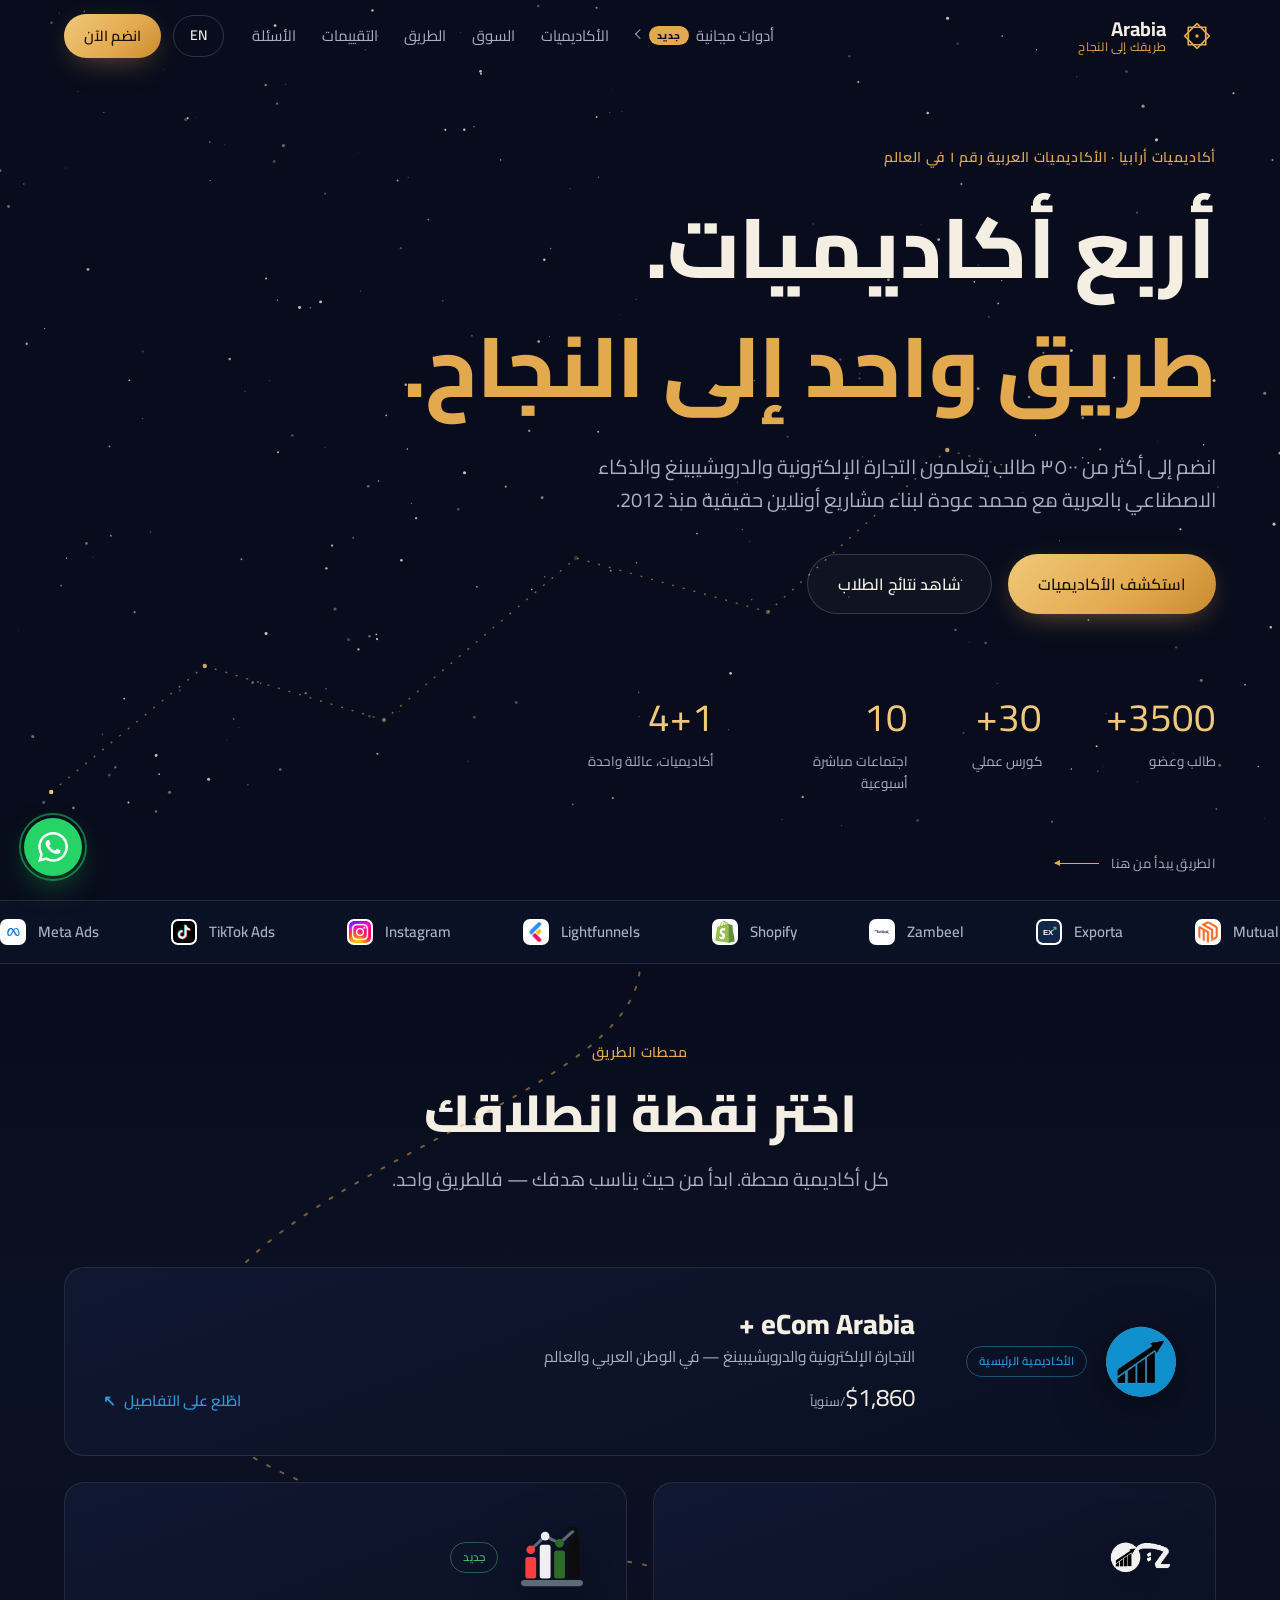
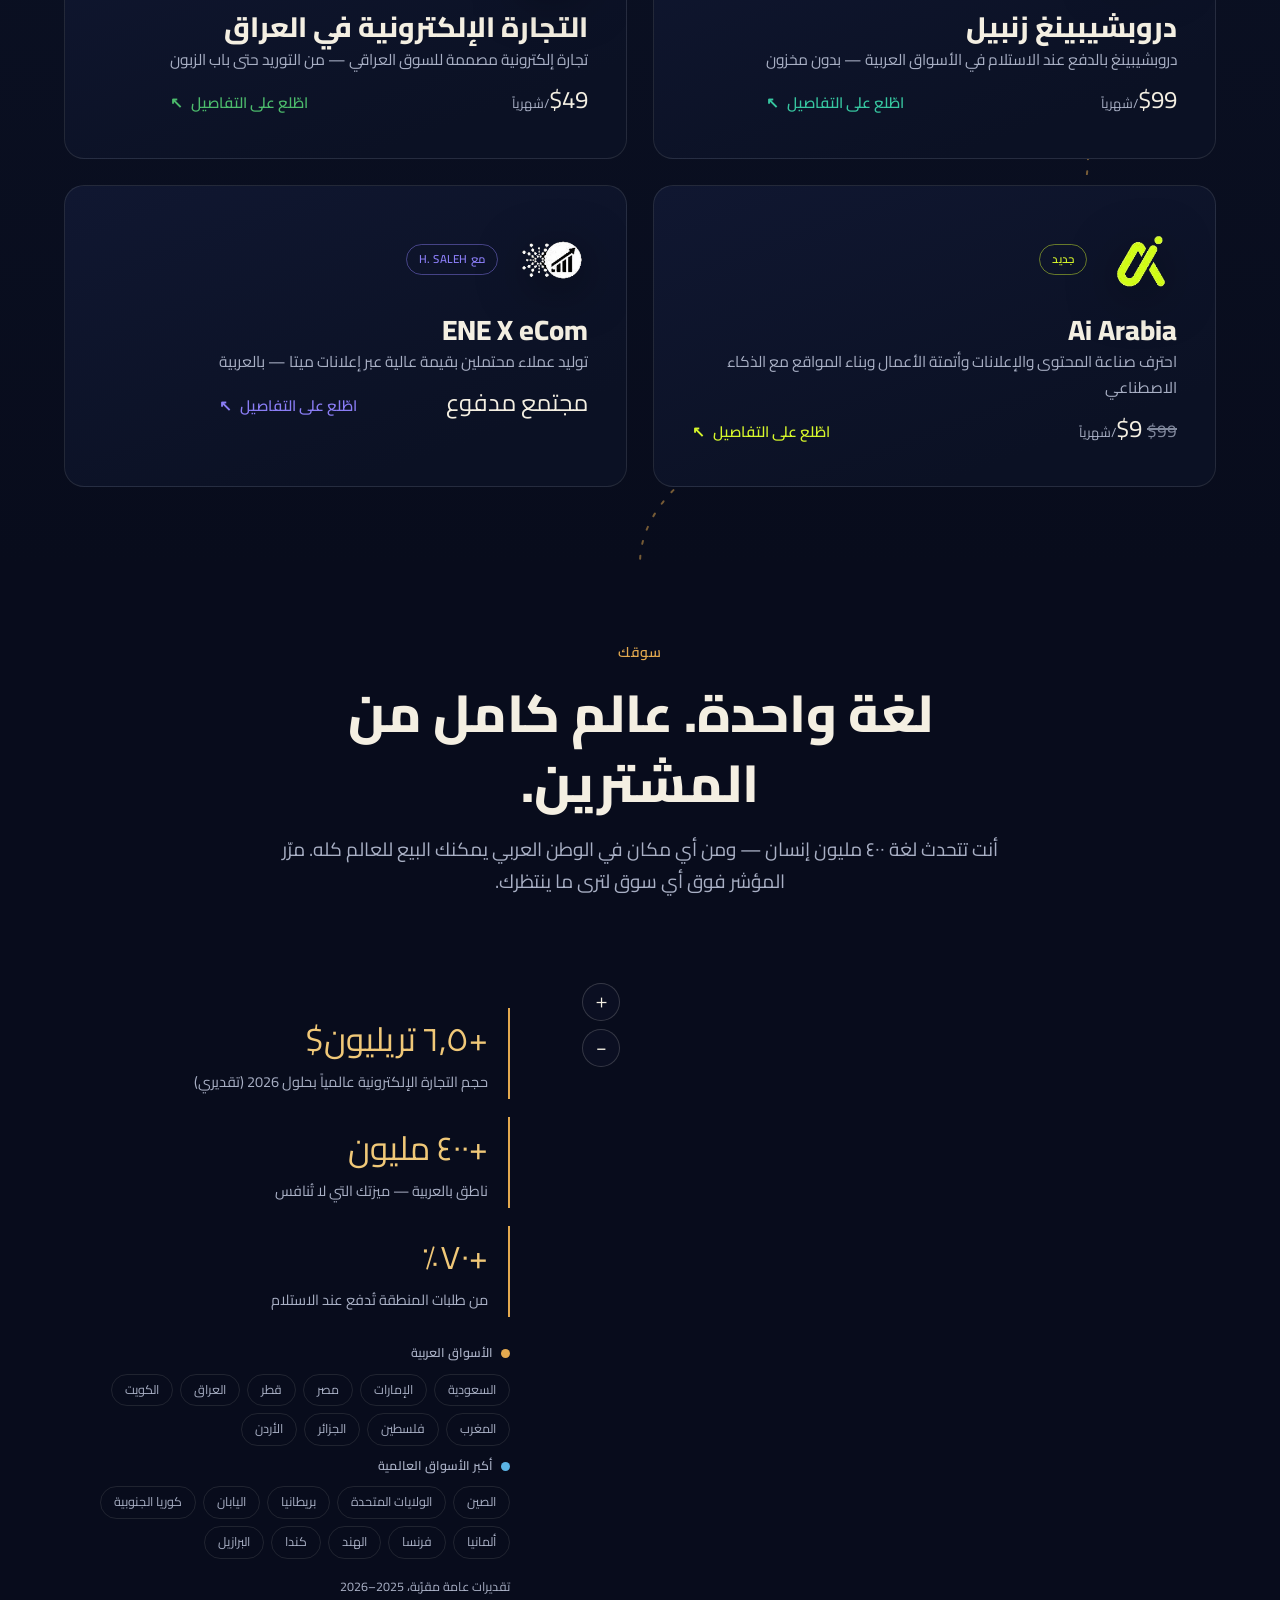
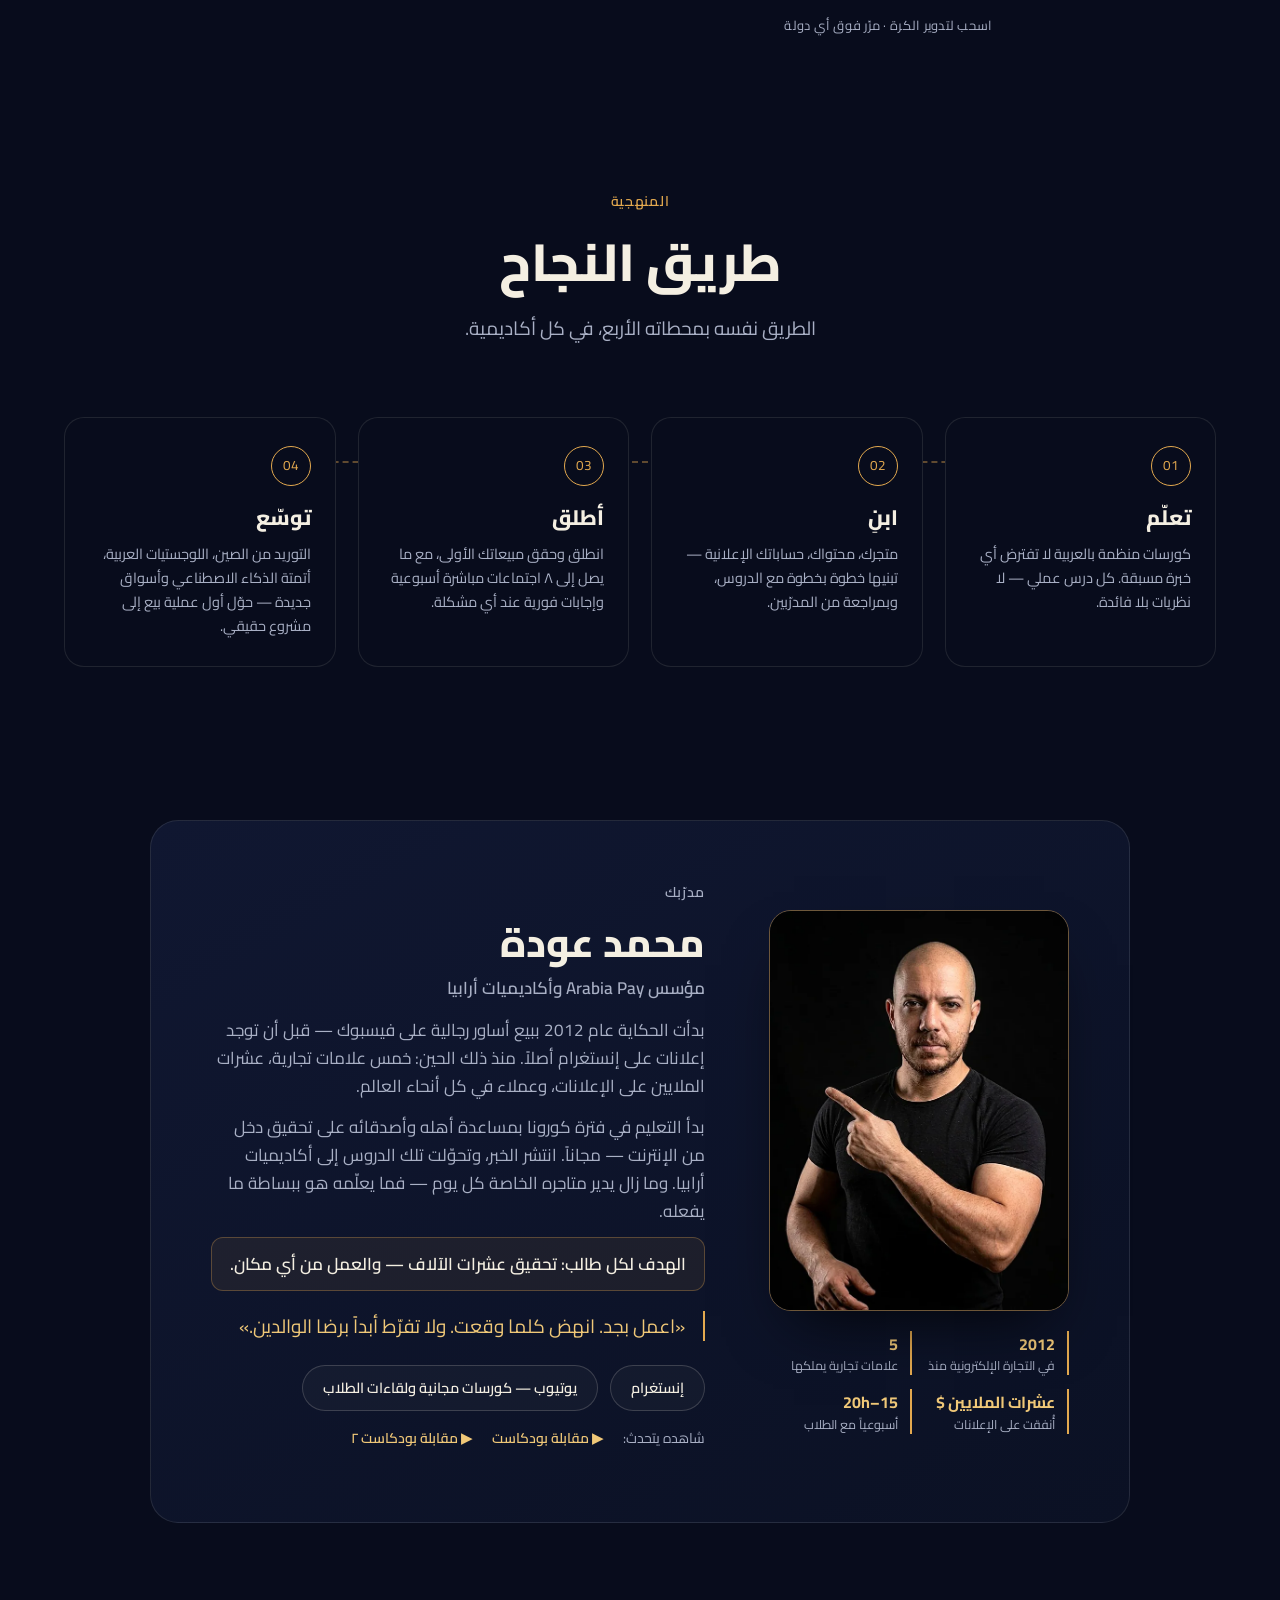
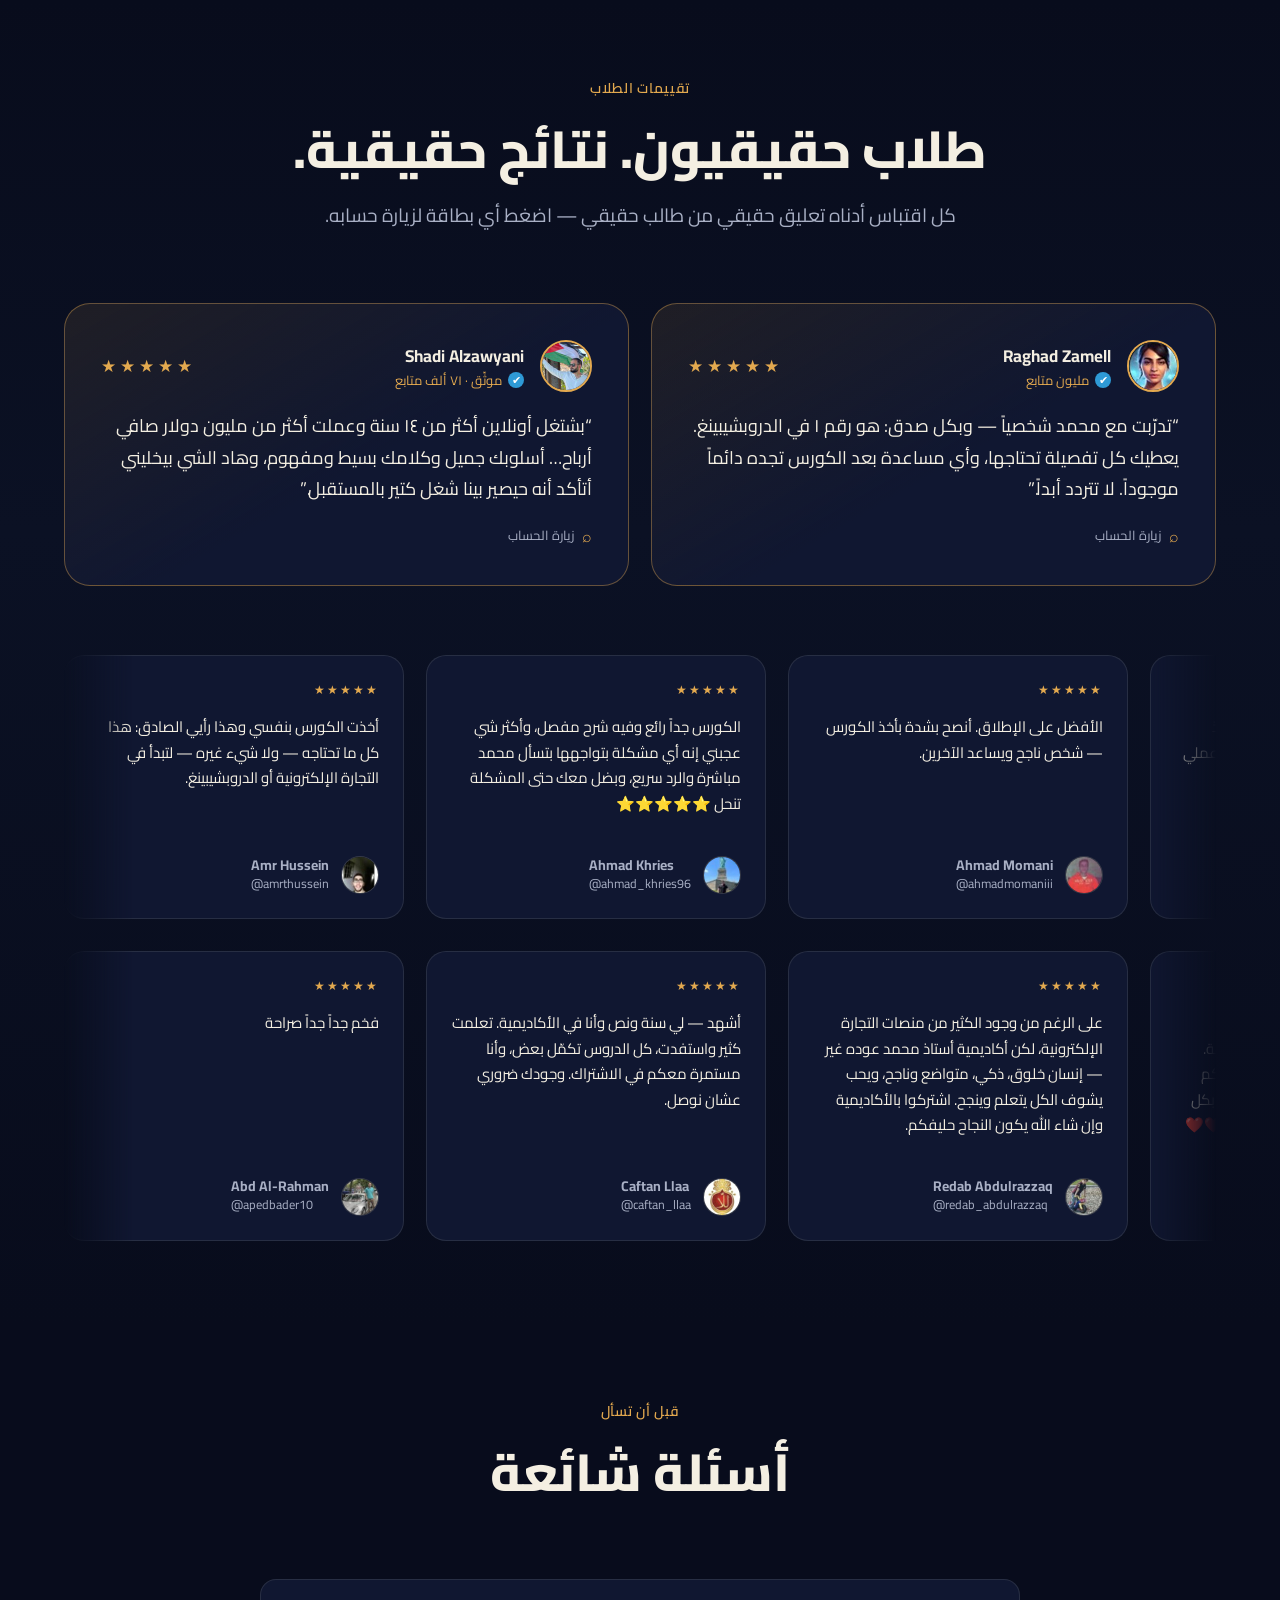
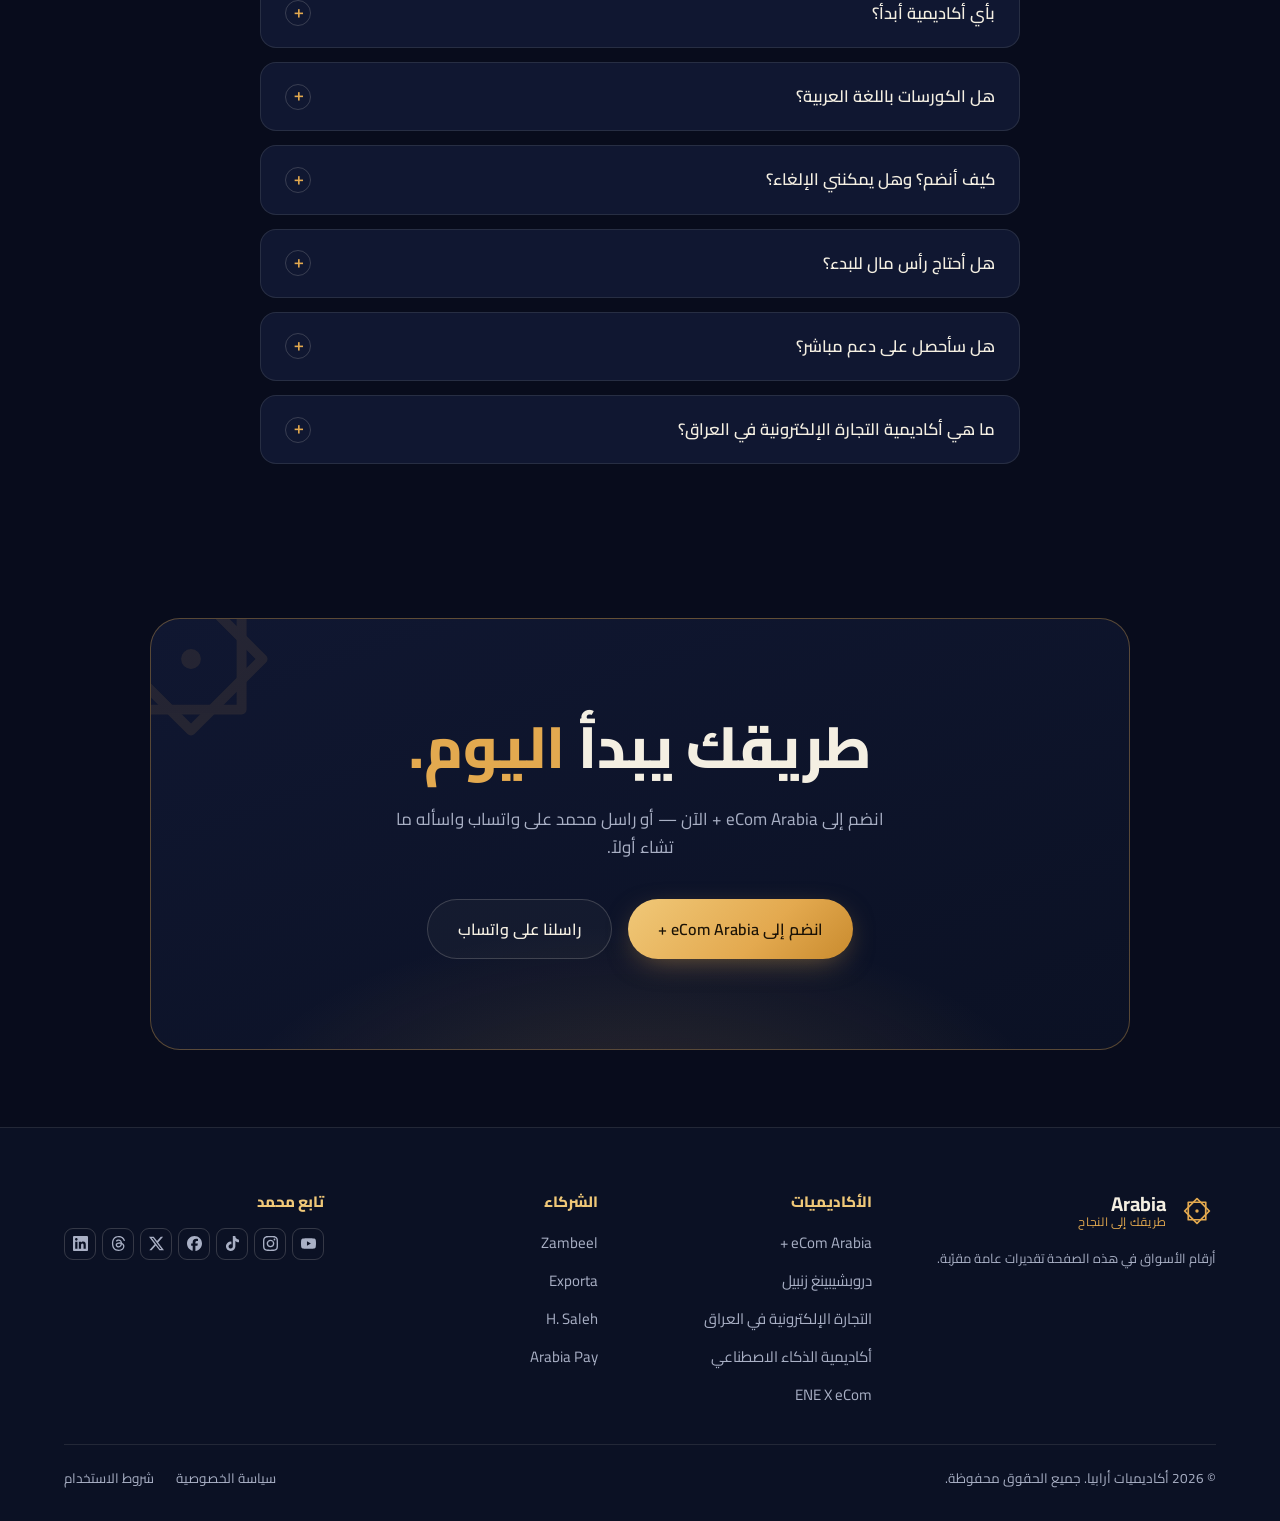
<file: index.html>
<!DOCTYPE html>
<html lang="ar" dir="rtl">
<head>
  <meta charset="UTF-8">
  <meta name="viewport" content="width=device-width, initial-scale=1.0">
  <title>أكاديميات أرابيا — طريقك إلى النجاح | Arabia Academies</title>
  <meta name="description" content="أكاديميات التجارة الإلكترونية والدروبشيبينغ والذكاء الاصطناعي للوطن العربي. eCom Arabia+، دروبشيبينغ زنبيل، Ai Arabia، ENE X eCom — بالعربية على منصة Skool.">
  <link rel="icon" type="image/png" href="assets/favicon.png">
  <link rel="preload" href="assets/fonts/cairo-800-arabic.woff2" as="font" type="font/woff2" crossorigin>
  <link rel="preload" href="assets/fonts/cairo-600-arabic.woff2" as="font" type="font/woff2" crossorigin>
  <link rel="preload" href="assets/fonts/cairo-400-arabic.woff2" as="font" type="font/woff2" crossorigin>
  <link rel="stylesheet" href="css/style.css">
  <script>
    // returning visitors who chose English get LTR before first paint
    try { if (localStorage.getItem("aa-lang") === "en") {
      document.documentElement.lang = "en"; document.documentElement.dir = "ltr";
    } } catch (e) {}
  </script>
</head>
<body>
  <a class="skip" href="#academies" data-i18n="skip">تخطَّ إلى المحتوى</a>

  <!-- Shared SVG marks -->
  <svg width="0" height="0" style="position:absolute" aria-hidden="true">
    <defs>
      <marker id="mk-ah" viewBox="0 0 10 10" refX="6.5" refY="5" markerWidth="6" markerHeight="6" orient="auto-start-reverse">
        <path d="M0,0 L10,5 L0,10 z" fill="currentColor"/>
      </marker>

      <symbol id="mark-star" viewBox="0 0 200 200">
        <g transform="translate(100,100)" fill="none" stroke="currentColor" stroke-width="9" stroke-linejoin="round">
          <rect x="-46" y="-46" width="92" height="92"/>
          <rect x="-46" y="-46" width="92" height="92" transform="rotate(45)"/>
          <circle r="9" fill="currentColor" stroke="none"/>
        </g>
      </symbol>

      <symbol id="mark-ecom" viewBox="0 0 200 200">
        <circle cx="100" cy="100" r="92" fill="#2E9AD6"/>
        <g fill="#fff">
          <rect x="42"  y="110" width="22" height="44" rx="4"/>
          <rect x="72"  y="94"  width="22" height="60" rx="4"/>
          <rect x="102" y="78"  width="22" height="76" rx="4"/>
          <rect x="132" y="62"  width="22" height="92" rx="4"/>
        </g>
        <path d="M38,84 C 66,80 84,62 106,48 L 140,30" fill="none" stroke="#fff" stroke-width="10" stroke-linecap="round" style="color:#fff" marker-end="url(#mk-ah)"/>
      </symbol>

      <symbol id="mark-drop" viewBox="0 0 200 200">
        <circle cx="100" cy="100" r="92" fill="#37C6A0"/>
        <g stroke="#0B3F32" stroke-width="10" stroke-linecap="round" opacity=".5">
          <path d="M28,90 L66,90"/><path d="M36,114 L70,114"/><path d="M44,138 L74,138"/>
        </g>
        <g transform="translate(118,106) rotate(-8)">
          <rect x="-38" y="-38" width="80" height="76" rx="10" fill="#fff"/>
          <path d="M-38,-12 L42,-12" stroke="#37C6A0" stroke-width="7"/>
          <path d="M2,-38 L2,-12" stroke="#37C6A0" stroke-width="7"/>
          <path d="M2,-60 L2,-88 M2,-88 L-14,-72 M2,-88 L18,-72" stroke="#fff" stroke-width="10" stroke-linecap="round" fill="none"/>
        </g>
      </symbol>

      <symbol id="mark-ai" viewBox="0 0 200 200">
        <circle cx="100" cy="100" r="92" fill="#151A0A"/>
        <g transform="translate(96,104)" stroke="#D6F62B" stroke-width="20" stroke-linecap="round" fill="none">
          <path d="M 28,-52 L -40,-6 A 36,36 0 1 0 2,42 L 36,-16"/>
          <path d="M 14,12 L 48,52"/>
        </g>
        <circle cx="144" cy="26" r="12" fill="#D6F62B"/>
      </symbol>

      <symbol id="mark-ene" viewBox="0 0 200 200">
        <circle cx="100" cy="100" r="92" fill="#8A7DF5"/>
        <path d="M42,48 L158,48 L118,104 L118,144 L82,158 L82,104 Z" fill="#fff" opacity=".95"/>
        <circle cx="144" cy="140" r="14" fill="#1B1440"/>
        <circle cx="144" cy="140" r="24" fill="none" stroke="#1B1440" stroke-width="7" opacity=".55"/>
      </symbol>

      <!-- Social icons (simple-icons) -->
      <symbol id="so-youtube" viewBox="0 0 24 24"><path fill="currentColor" d="M23.498 6.186a3.016 3.016 0 0 0-2.122-2.136C19.505 3.545 12 3.545 12 3.545s-7.505 0-9.377.505A3.017 3.017 0 0 0 .502 6.186C0 8.07 0 12 0 12s0 3.93.502 5.814a3.016 3.016 0 0 0 2.122 2.136c1.871.505 9.376.505 9.376.505s7.505 0 9.377-.505a3.015 3.015 0 0 0 2.122-2.136C24 15.93 24 12 24 12s0-3.93-.502-5.814zM9.545 15.568V8.432L15.818 12l-6.273 3.568z"/></symbol>
      <symbol id="so-instagram" viewBox="0 0 24 24"><path fill="currentColor" d="M7.0301.084c-1.2768.0602-2.1487.264-2.911.5634-.7888.3075-1.4575.72-2.1228 1.3877-.6652.6677-1.075 1.3368-1.3802 2.127-.2954.7638-.4956 1.6365-.552 2.914-.0564 1.2775-.0689 1.6882-.0626 4.947.0062 3.2586.0206 3.6671.0825 4.9473.061 1.2765.264 2.1482.5635 2.9107.308.7889.72 1.4573 1.388 2.1228.6679.6655 1.3365 1.0743 2.1285 1.38.7632.295 1.6361.4961 2.9134.552 1.2773.056 1.6884.069 4.9462.0627 3.2578-.0062 3.668-.0207 4.9478-.0814 1.28-.0607 2.147-.2652 2.9098-.5633.7889-.3086 1.4578-.72 2.1228-1.3881.665-.6682 1.0745-1.3378 1.3795-2.1284.2957-.7632.4966-1.636.552-2.9124.056-1.2809.0692-1.6898.063-4.948-.0063-3.2583-.021-3.6668-.0817-4.9465-.0607-1.2797-.264-2.1487-.5633-2.9117-.3084-.7889-.72-1.4568-1.3876-2.1228C21.2982 1.33 20.628.9208 19.8378.6165 19.074.321 18.2017.1197 16.9244.0645 15.6471.0093 15.236-.005 11.977.0014 8.718.0076 8.31.0215 7.0301.0839m.1402 21.6932c-1.17-.0509-1.8053-.2453-2.2287-.408-.5606-.216-.96-.4771-1.3819-.895-.422-.4178-.6811-.8186-.9-1.378-.1644-.4234-.3624-1.058-.4171-2.228-.0595-1.2645-.072-1.6442-.079-4.848-.007-3.2037.0053-3.583.0607-4.848.05-1.169.2456-1.805.408-2.2282.216-.5613.4762-.96.895-1.3816.4188-.4217.8184-.6814 1.3783-.9003.423-.1651 1.0575-.3614 2.227-.4171 1.2655-.06 1.6447-.072 4.848-.079 3.2033-.007 3.5835.005 4.8495.0608 1.169.0508 1.8053.2445 2.228.408.5608.216.96.4754 1.3816.895.4217.4194.6816.8176.9005 1.3787.1653.4217.3617 1.056.4169 2.2263.0602 1.2655.0739 1.645.0796 4.848.0058 3.203-.0055 3.5834-.061 4.848-.051 1.17-.245 1.8055-.408 2.2294-.216.5604-.4763.96-.8954 1.3814-.419.4215-.8181.6811-1.3783.9-.4224.1649-1.0577.3617-2.2262.4174-1.2656.0595-1.6448.072-4.8493.079-3.2045.007-3.5825-.006-4.848-.0608M16.953 5.5864A1.44 1.44 0 1 0 18.39 4.144a1.44 1.44 0 0 0-1.437 1.4424M5.8385 12.012c.0067 3.4032 2.7706 6.1557 6.173 6.1493 3.4026-.0065 6.157-2.7701 6.1506-6.1733-.0065-3.4032-2.771-6.1565-6.174-6.1498-3.403.0067-6.156 2.771-6.1496 6.1738M8 12.0077a4 4 0 1 1 4.008 3.9921A3.9996 3.9996 0 0 1 8 12.0077"/></symbol>
      <symbol id="so-tiktok" viewBox="0 0 24 24"><path fill="currentColor" d="M12.525.02c1.31-.02 2.61-.01 3.91-.02.08 1.53.63 3.09 1.75 4.17 1.12 1.11 2.7 1.62 4.24 1.79v4.03c-1.44-.05-2.89-.35-4.2-.97-.57-.26-1.1-.59-1.62-.93-.01 2.92.01 5.84-.02 8.75-.08 1.4-.54 2.79-1.35 3.94-1.31 1.92-3.58 3.17-5.91 3.21-1.43.08-2.86-.31-4.08-1.03-2.02-1.19-3.44-3.37-3.65-5.71-.02-.5-.03-1-.01-1.49.18-1.9 1.12-3.72 2.58-4.96 1.66-1.44 3.98-2.13 6.15-1.72.02 1.48-.04 2.96-.04 4.44-.99-.32-2.15-.23-3.02.37-.63.41-1.11 1.04-1.36 1.75-.21.51-.15 1.07-.14 1.61.24 1.64 1.82 3.02 3.5 2.87 1.12-.01 2.19-.66 2.77-1.61.19-.33.4-.67.41-1.06.1-1.79.06-3.57.07-5.36.01-4.03-.01-8.05.02-12.07z"/></symbol>
      <symbol id="so-facebook" viewBox="0 0 24 24"><path fill="currentColor" d="M9.101 23.691v-7.98H6.627v-3.667h2.474v-1.58c0-4.085 1.848-5.978 5.858-5.978.401 0 .955.042 1.468.103a8.68 8.68 0 0 1 1.141.195v3.325a8.623 8.623 0 0 0-.653-.036 26.805 26.805 0 0 0-.733-.009c-.707 0-1.259.096-1.675.309a1.686 1.686 0 0 0-.679.622c-.258.42-.374.995-.374 1.752v1.297h3.919l-.386 2.103-.287 1.564h-3.246v8.245C19.396 23.238 24 18.179 24 12.044c0-6.627-5.373-12-12-12s-12 5.373-12 12c0 5.628 3.874 10.35 9.101 11.647Z"/></symbol>
      <symbol id="so-linkedin" viewBox="0 0 24 24"><path fill="currentColor" d="M20.447 20.452h-3.554v-5.569c0-1.328-.027-3.037-1.852-3.037-1.853 0-2.136 1.445-2.136 2.939v5.667H9.351V9h3.414v1.561h.046c.477-.9 1.637-1.85 3.37-1.85 3.601 0 4.267 2.37 4.267 5.455v6.286zM5.337 7.433c-1.144 0-2.063-.926-2.063-2.065 0-1.138.92-2.063 2.063-2.063 1.14 0 2.064.925 2.064 2.063 0 1.139-.925 2.065-2.064 2.065zm1.782 13.019H3.555V9h3.564v11.452zM22.225 0H1.771C.792 0 0 .774 0 1.729v20.542C0 23.227.792 24 1.771 24h20.451C23.2 24 24 23.227 24 22.271V1.729C24 .774 23.2 0 22.222 0h.003z"/></symbol>
      <symbol id="so-threads" viewBox="0 0 24 24"><path fill="currentColor" d="M12.186 24h-.007c-3.581-.024-6.334-1.205-8.184-3.509C2.35 18.44 1.5 15.586 1.472 12.01v-.017c.03-3.579.879-6.43 2.525-8.482C5.845 1.205 8.6.024 12.18 0h.014c2.746.02 5.043.725 6.826 2.098 1.677 1.29 2.858 3.13 3.509 5.467l-2.04.569c-1.104-3.96-3.898-5.984-8.304-6.015-2.91.022-5.11.936-6.54 2.717C4.307 6.504 3.616 8.914 3.589 12c.027 3.086.718 5.496 2.057 7.164 1.43 1.783 3.631 2.698 6.54 2.717 2.623-.02 4.358-.631 5.8-2.045 1.647-1.613 1.618-3.593 1.09-4.798-.31-.71-.873-1.3-1.634-1.75-.192 1.352-.622 2.446-1.284 3.272-.886 1.102-2.14 1.704-3.73 1.79-1.202.065-2.361-.218-3.259-.801-1.063-.689-1.685-1.74-1.752-2.964-.065-1.19.408-2.285 1.33-3.082.88-.76 2.119-1.207 3.583-1.291a13.853 13.853 0 0 1 3.02.142c-.126-.742-.375-1.332-.75-1.757-.513-.586-1.308-.883-2.359-.89h-.029c-.844 0-1.992.232-2.721 1.32L7.734 7.847c.98-1.454 2.568-2.256 4.478-2.256h.044c3.194.02 5.097 1.975 5.287 5.388.108.046.216.094.321.142 1.49.7 2.58 1.761 3.154 3.07.797 1.82.871 4.79-1.548 7.158-1.85 1.81-4.094 2.628-7.277 2.65Zm1.003-11.69c-.242 0-.487.007-.739.021-1.836.103-2.98.946-2.916 2.143.067 1.256 1.452 1.839 2.784 1.767 1.224-.065 2.818-.543 3.086-3.71a10.5 10.5 0 0 0-2.215-.221z"/></symbol>
      <symbol id="so-x" viewBox="0 0 24 24"><path fill="currentColor" d="M18.901 1.153h3.68l-8.04 9.19L24 22.846h-7.406l-5.8-7.584-6.638 7.584H.474l8.6-9.83L0 1.154h7.594l5.243 6.932ZM17.61 20.644h2.039L6.486 3.24H4.298Z"/></symbol>

      <!-- Tool / platform marks for the marquee (monochrome, currentColor) -->
      <symbol id="ico-meta" viewBox="0 0 24 24">
        <path d="M6.4,16 C3.6,16 3.6,8 6.4,8 C9.6,8 14.4,16 17.6,16 C20.4,16 20.4,8 17.6,8 C14.4,8 9.6,16 6.4,16 Z" fill="none" stroke="currentColor" stroke-width="1.9"/>
      </symbol>
      <symbol id="ico-tiktok" viewBox="0 0 24 24">
        <path d="M13.4,17 L13.4,4.6 C14.5,6.8 16.6,8.2 19,8.4" fill="none" stroke="currentColor" stroke-width="2.2" stroke-linecap="round"/>
        <circle cx="10" cy="17" r="3.4" fill="currentColor"/>
      </symbol>
      <symbol id="ico-instagram" viewBox="0 0 24 24">
        <rect x="4" y="4" width="16" height="16" rx="4.5" fill="none" stroke="currentColor" stroke-width="1.9"/>
        <circle cx="12" cy="12" r="3.6" fill="none" stroke="currentColor" stroke-width="1.9"/>
        <circle cx="16.8" cy="7.2" r="1.2" fill="currentColor"/>
      </symbol>
      <symbol id="ico-lightfunnels" viewBox="0 0 24 24">
        <path d="M4,5 L20,5 L14,12 L14,16.6 L10,18.8 L10,12 Z" fill="none" stroke="currentColor" stroke-width="1.8" stroke-linejoin="round"/>
        <path d="M12.7,7 L10.9,9.8 L13.1,9.8 L11.3,12.6" fill="none" stroke="currentColor" stroke-width="1.5" stroke-linecap="round" stroke-linejoin="round"/>
      </symbol>
      <symbol id="ico-shopify" viewBox="0 0 24 24">
        <path d="M6.8,8 L17.2,8 L18.4,19 L5.6,19 Z" fill="none" stroke="currentColor" stroke-width="1.9" stroke-linejoin="round"/>
        <path d="M9.4,8 C9.4,4.6 14.6,4.6 14.6,8" fill="none" stroke="currentColor" stroke-width="1.9"/>
      </symbol>
      <symbol id="ico-zambeel" viewBox="0 0 24 24">
        <path d="M4.5,8 L12,4.5 L19.5,8 L19.5,16 L12,19.5 L4.5,16 Z M4.5,8 L12,11.5 L19.5,8 M12,11.5 L12,19.5" fill="none" stroke="currentColor" stroke-width="1.8" stroke-linejoin="round"/>
      </symbol>
      <symbol id="ico-exporta" viewBox="0 0 24 24">
        <rect x="4" y="9" width="10.5" height="9.5" rx="1.6" fill="none" stroke="currentColor" stroke-width="1.9"/>
        <path d="M13,5.5 L20,5.5 M20,5.5 L17.4,3 M20,5.5 L17.4,8" fill="none" stroke="currentColor" stroke-width="1.9" stroke-linecap="round" stroke-linejoin="round"/>
      </symbol>
      <symbol id="ico-mutual" viewBox="0 0 24 24">
        <path d="M17.8,9.2 A6.6,6.6 0 0 0 6.2,9.2 M6.2,9.2 L6.2,5 M6.2,9.2 L10.4,9.2" fill="none" stroke="currentColor" stroke-width="1.9" stroke-linecap="round" stroke-linejoin="round"/>
        <path d="M6.2,14.8 A6.6,6.6 0 0 0 17.8,14.8 M17.8,14.8 L17.8,19 M17.8,14.8 L13.6,14.8" fill="none" stroke="currentColor" stroke-width="1.9" stroke-linecap="round" stroke-linejoin="round"/>
      </symbol>
      <symbol id="ico-transfer" viewBox="0 0 24 24">
        <path d="M5,8.5 L19,8.5 M19,8.5 L15.8,5.4 M5,15.5 L19,15.5 M5,15.5 L8.2,18.6" fill="none" stroke="currentColor" stroke-width="2" stroke-linecap="round" stroke-linejoin="round"/>
      </symbol>
      <symbol id="ico-googleads" viewBox="0 0 24 24">
        <rect x="9.7" y="3.5" width="4.6" height="15" rx="2.3" fill="currentColor" transform="rotate(30 12 11)"/>
        <rect x="9.7" y="3.5" width="4.6" height="15" rx="2.3" fill="currentColor" opacity=".55" transform="rotate(-30 12 11)"/>
        <circle cx="5.8" cy="17.6" r="2.6" fill="currentColor" opacity=".8"/>
      </symbol>
      <symbol id="ico-manychat" viewBox="0 0 24 24">
        <path d="M12,4.5 C7.2,4.5 3.5,7.7 3.5,11.8 C3.5,13.9 4.4,15.7 5.9,17 L5.2,20 L8.6,18.5 C9.7,18.9 10.8,19.1 12,19.1 C16.8,19.1 20.5,15.9 20.5,11.8 C20.5,7.7 16.8,4.5 12,4.5 Z" fill="none" stroke="currentColor" stroke-width="1.8" stroke-linejoin="round"/>
        <circle cx="8.4" cy="11.8" r="1.15" fill="currentColor"/>
        <circle cx="12" cy="11.8" r="1.15" fill="currentColor"/>
        <circle cx="15.6" cy="11.8" r="1.15" fill="currentColor"/>
      </symbol>
      <symbol id="ico-higgsfield" viewBox="0 0 24 24">
        <rect x="4" y="4" width="16" height="16" rx="4.5" fill="none" stroke="currentColor" stroke-width="1.8"/>
        <path d="M9,8.5 L9,15.5 M15,8.5 L15,15.5 M9,12 L15,12" fill="none" stroke="currentColor" stroke-width="2" stroke-linecap="round"/>
      </symbol>
      <symbol id="ico-canva" viewBox="0 0 24 24">
        <circle cx="12" cy="12" r="8.5" fill="none" stroke="currentColor" stroke-width="1.8"/>
        <path d="M14.8,9.6 C14,8.7 13,8.3 12,8.3 C9.9,8.3 8.4,9.9 8.4,12 C8.4,14.1 9.9,15.7 12,15.7 C13,15.7 14,15.3 14.8,14.4" fill="none" stroke="currentColor" stroke-width="1.9" stroke-linecap="round"/>
      </symbol>
      <symbol id="ico-claude" viewBox="0 0 24 24">
        <path d="M12,4 L12,20 M4,12 L20,12 M6.6,6.6 L17.4,17.4 M17.4,6.6 L6.6,17.4" fill="none" stroke="currentColor" stroke-width="2.1" stroke-linecap="round"/>
      </symbol>

      <symbol id="mark-iraq" viewBox="0 0 200 200">
        <circle cx="100" cy="100" r="92" fill="#10182E"/>
        <circle cx="100" cy="100" r="88" fill="none" stroke="#CE1126" stroke-width="6"/>
        <g fill="#F4EFE2">
          <rect x="44" y="130" width="112" height="16" rx="3"/>
          <rect x="58" y="108" width="84"  height="16" rx="3"/>
          <rect x="72" y="86"  width="56"  height="16" rx="3"/>
          <rect x="86" y="64"  width="28"  height="16" rx="3"/>
        </g>
        <path d="M42,146 C 70,144 80,112 102,92 C 118,78 130,62 152,44" fill="none" stroke="#4CBB6C" stroke-width="9" stroke-linecap="round" style="color:#4CBB6C" marker-end="url(#mk-ah)"/>
      </symbol>
    </defs>
  </svg>

  <!-- ===== Nav ===== -->
  <header class="nav" id="nav">
    <a class="nav-logo" href="#top" aria-label="Arabia Academies">
      <svg class="nav-mark" viewBox="0 0 200 200" aria-hidden="true"><use href="#mark-star"/></svg>
      <span class="nav-word">Arabia<em data-i18n="f_tag">طريقك إلى النجاح</em></span>
    </a>
    <nav class="nav-links" aria-label="Main">
      <div class="nav-drop" id="navDrop">
        <button class="nav-drop-btn" id="navDropBtn" type="button" aria-expanded="false" aria-haspopup="true">
          <span data-i18n="nav_tools">أدوات مجانية</span><b class="drop-new" data-i18n="nav_new">جديد</b><i class="drop-caret" aria-hidden="true"></i>
        </button>
        <div class="nav-drop-menu" id="navDropMenu">
          <a href="tools/globe/">
            <strong data-i18n="tool_globe_t">كوكب التجارة الإلكترونية</strong>
            <span data-i18n="tool_globe_d">من يبيع، من يشتري، وكم ينفقون — دولة بدولة</span>
          </a>
          <a href="tools/camera/">
            <strong data-i18n="tool_camera_t">برومبتات حركات الكاميرا</strong>
            <span data-i18n="tool_camera_d">64 حركة جاهزة للنسخ لفيديوهات الذكاء الاصطناعي</span>
          </a>
          <a href="tools/colors/">
            <strong data-i18n="tool_colors_t">باليتات ألوان الأفلام</strong>
            <span data-i18n="tool_colors_d">110 باليت سينمائي — كل كود جاهز للنسخ</span>
          </a>
        </div>
      </div>
      <a href="#academies" data-i18n="nav_academies">الأكاديميات</a>
      <a href="#market" data-i18n="nav_reach">السوق</a>
      <a href="#road" data-i18n="nav_road">الطريق</a>
      <a href="#reviews" data-i18n="nav_reviews">التقييمات</a>
      <a href="#faq" data-i18n="nav_faq">الأسئلة</a>
      <button class="lang-btn lang-btn-menu" id="langBtnMenu" type="button"><span data-i18n="lang_btn">EN</span></button>
    </nav>
    <div class="nav-actions">
      <button class="lang-btn" id="langBtn" type="button" aria-label="Switch language"><span data-i18n="lang_btn">EN</span></button>
      <a class="btn btn-gold btn-sm" href="https://www.skool.com/ecomarabia/about" target="_blank" rel="noopener" data-i18n="nav_join">انضم الآن</a>
      <button class="nav-burger" id="navBurger" type="button" aria-label="Menu" aria-expanded="false"><span></span><span></span></button>
    </div>
  </header>

  <main id="top">
    <!-- ===== Hero ===== -->
    <section class="hero">
      <canvas id="skyCanvas" aria-hidden="true"></canvas>
      <div class="hero-glow" aria-hidden="true"></div>
      <div class="hero-inner">
        <p class="eyebrow" data-i18n="hero_eyebrow">أكاديميات أرابيا · الأكاديميات العربية رقم ١ في العالم</p>
        <h1 class="hero-h1">
          <span data-i18n="hero_h1_a">أربع أكاديميات.</span>
          <span class="gold" data-i18n="hero_h1_b">طريق واحد إلى النجاح.</span>
        </h1>
        <p class="hero-sub" data-i18n="hero_sub">انضم إلى أكثر من ٣٥٠٠ طالب يتعلمون التجارة الإلكترونية والدروبشيبينغ والذكاء الاصطناعي بالعربية مع محمد عودة لبناء مشاريع أونلاين حقيقية منذ 2012.</p>
        <div class="hero-ctas">
          <a class="btn btn-gold" href="#academies" data-i18n="hero_cta1">استكشف الأكاديميات</a>
          <a class="btn btn-ghost" href="#reviews" data-i18n="hero_cta2">شاهد نتائج الطلاب</a>
        </div>
        <dl class="hero-stats">
          <div><dt>3500+</dt><dd data-i18n="hero_stat1">طالب وعضو</dd></div>
          <div><dt>30+</dt><dd data-i18n="hero_stat2">كورس عملي</dd></div>
          <div><dt>10</dt><dd data-i18n="hero_stat3">اجتماعات مباشرة أسبوعية</dd></div>
          <div><dt>4+1</dt><dd data-i18n="hero_stat4">أكاديميات، عائلة واحدة</dd></div>
        </dl>
      </div>
      <a class="hero-scroll" href="#academies"><span data-i18n="hero_scroll">الطريق يبدأ من هنا</span><i aria-hidden="true"></i></a>
    </section>

    <!-- ===== Marquee ===== -->
    <div class="marquee" aria-hidden="true"><div class="marquee-track" id="marqueeTrack"></div></div>

    <!-- ===== Academies ===== -->
    <section class="section academies" id="academies">
      <svg class="roadline" id="roadline" aria-hidden="true" preserveAspectRatio="none"></svg>
      <div class="section-head">
        <p class="eyebrow reveal" data-i18n="acad_eyebrow">Stations on the road</p>
        <h2 class="reveal" data-i18n="acad_h2">Choose your starting point</h2>
        <p class="section-sub reveal" data-i18n="acad_sub"></p>
      </div>
      <div class="acad-grid" id="acadGrid"></div>
    </section>

    <!-- ===== Globe / market ===== -->
    <section class="section market" id="market">
      <div class="section-head">
        <p class="eyebrow reveal" data-i18n="globe_eyebrow">Why the Arab world</p>
        <h2 class="reveal" data-i18n="globe_h2">One language. 400 million buyers.</h2>
        <p class="section-sub reveal" data-i18n="globe_sub"></p>
      </div>
      <div class="market-wrap">
        <div class="globe-box reveal">
          <canvas id="globeCanvas"></canvas>
          <div class="globe-zoom" aria-hidden="false">
            <button id="zoomIn" type="button" aria-label="Zoom in">＋</button>
            <button id="zoomOut" type="button" aria-label="Zoom out">−</button>
          </div>
          <div class="globe-tip" id="globeTip" role="status" aria-live="polite" hidden></div>
          <p class="globe-hint" data-i18n="globe_hint">Drag to spin · hover a marker</p>
        </div>
        <div class="market-side">
          <div class="market-stat reveal"><strong data-i18n="globe_stat1_v">$60B+</strong><span data-i18n="globe_stat1_l"></span></div>
          <div class="market-stat reveal"><strong data-i18n="globe_stat2_v">400M+</strong><span data-i18n="globe_stat2_l"></span></div>
          <div class="market-stat reveal"><strong data-i18n="globe_stat3_v">70%+</strong><span data-i18n="globe_stat3_l"></span></div>
          <div class="market-chips reveal" id="countryChips"></div>
          <p class="market-note" data-i18n="globe_est">Rounded public estimates, 2025–2026</p>
        </div>
      </div>
    </section>

    <!-- ===== Roadmap ===== -->
    <section class="section road" id="road">
      <div class="section-head">
        <p class="eyebrow reveal" data-i18n="road_eyebrow">The method</p>
        <h2 class="reveal" data-i18n="road_h2">The road to success</h2>
        <p class="section-sub reveal" data-i18n="road_sub"></p>
      </div>
      <div class="road-steps" id="roadSteps"></div>
    </section>

    <!-- ===== Mentor ===== -->
    <section class="section mentor" id="mentor">
      <div class="mentor-card reveal">
        <div class="mentor-side">
          <div class="mentor-photo">
            <img src="assets/mentor/mohammad.webp" alt="Mohammad Odeh" width="640" height="857" loading="lazy"
                 onerror="this.closest('.mentor-photo').classList.add('no-photo')">
            <span class="mentor-fallback" aria-hidden="true">
              <svg viewBox="0 0 200 200"><use href="#mark-star"/></svg>MO
            </span>
          </div>
          <dl class="mentor-facts">
            <div><dt>2012</dt><dd data-i18n="m_f1">in e-commerce since</dd></div>
            <div><dt>5</dt><dd data-i18n="m_f2">brands of his own</dd></div>
            <div><dt data-i18n="m_f3_v">Tens of $M</dt><dd data-i18n="m_f3">spent on ads</dd></div>
            <div><dt>15–20h</dt><dd data-i18n="m_f4">with students, weekly</dd></div>
          </dl>
        </div>
        <div class="mentor-body">
          <p class="eyebrow" data-i18n="mentor_eyebrow">Your mentor</p>
          <h2 data-i18n="mentor_h2">Mohammad Odeh</h2>
          <p class="mentor-title" data-i18n="m_title">Founder of Arabia Academies &amp; Arabia Pay</p>
          <p data-i18n="mentor_p1"></p>
          <p data-i18n="mentor_p2"></p>
          <p class="mentor-goal" data-i18n="m_goal"></p>
          <blockquote class="mentor-quote" data-i18n="mentor_q"></blockquote>
          <div class="mentor-links">
            <a class="btn btn-ghost btn-sm" href="https://www.instagram.com/odehofficial" target="_blank" rel="noopener" data-i18n="m_ig">Instagram</a>
            <a class="btn btn-ghost btn-sm" href="https://www.youtube.com/watch?v=0iMSqs0vRgM" target="_blank" rel="noopener" data-i18n="m_yt">YouTube — free courses</a>
          </div>
          <p class="mentor-featured">
            <span data-i18n="m_featured">Watch him talk:</span>
            <a href="https://www.youtube.com/watch?v=Kw-Z2pFcWH8&t=1510s" target="_blank" rel="noopener">▶ <span data-i18n="m_pod1">Podcast interview</span></a>
            <a href="https://www.youtube.com/watch?v=_3Mw7qJuy_4" target="_blank" rel="noopener">▶ <span data-i18n="m_pod2">Podcast interview 2</span></a>
          </p>
        </div>
      </div>
    </section>

    <!-- ===== Testimonials ===== -->
    <section class="section reviews" id="reviews">
      <div class="section-head">
        <p class="eyebrow reveal" data-i18n="t_eyebrow">Student reviews</p>
        <h2 class="reveal" data-i18n="t_h2">Real students. Real screenshots.</h2>
        <p class="section-sub reveal" data-i18n="t_sub"></p>
      </div>

      <div class="featured-row reveal" id="featuredRow"></div>

      <div class="t-rows reveal">
        <div class="t-row" id="tRow1"><div class="t-track"></div></div>
        <div class="t-row t-row-rev" id="tRow2"><div class="t-track"></div></div>
      </div>
    </section>

    <!-- ===== FAQ ===== -->
    <section class="section faq" id="faq">
      <div class="section-head">
        <p class="eyebrow reveal" data-i18n="faq_eyebrow">Before you ask</p>
        <h2 class="reveal" data-i18n="faq_h2">Questions, answered</h2>
      </div>
      <div class="faq-list" id="faqList"></div>
    </section>

    <!-- ===== CTA ===== -->
    <section class="section cta-final">
      <div class="cta-card reveal">
        <svg class="cta-star" viewBox="0 0 200 200" aria-hidden="true"><use href="#mark-star"/></svg>
        <h2><span data-i18n="cta_h2_a">Your road starts</span> <span class="gold" data-i18n="cta_h2_b">today.</span></h2>
        <p data-i18n="cta_sub"></p>
        <div class="hero-ctas">
          <a class="btn btn-gold" href="https://www.skool.com/ecomarabia/about" target="_blank" rel="noopener" data-i18n="cta_main">Join eCom Arabia +</a>
          <a class="btn btn-ghost wa-link" href="https://wa.me/962770754512" target="_blank" rel="noopener" data-i18n="cta_chat">Chat on WhatsApp</a>
        </div>
      </div>
    </section>
  </main>

  <!-- ===== Footer ===== -->
  <footer class="footer">
    <div class="footer-grid">
      <div class="footer-brand">
        <a class="nav-logo" href="#top">
          <svg class="nav-mark" viewBox="0 0 200 200" aria-hidden="true"><use href="#mark-star"/></svg>
          <span class="nav-word">Arabia<em data-i18n="f_tag">Road to success</em></span>
        </a>
        <p class="footer-note" data-i18n="f_est"></p>
      </div>
      <div>
        <h3 data-i18n="f_academies">Academies</h3>
        <ul id="footAcademies"></ul>
      </div>
      <div>
        <h3 data-i18n="f_partners">Partners</h3>
        <ul>
          <li><a href="https://www.myzambeel.com/" target="_blank" rel="noopener">Zambeel</a></li>
          <li><a href="https://exporta.company/" target="_blank" rel="noopener">Exporta</a></li>
          <li><a href="https://www.instagram.com/ask.hsaleh" target="_blank" rel="noopener">H. Saleh</a></li>
          <li><a href="https://arabia-transfer.com/" target="_blank" rel="noopener">Arabia Pay</a></li>
        </ul>
      </div>
      <div>
        <h3 data-i18n="f_follow">Follow Mohammad</h3>
        <div class="socials">
          <a href="https://www.youtube.com/@MohammadOdeh" target="_blank" rel="noopener" aria-label="YouTube"><svg viewBox="0 0 24 24"><use href="#so-youtube"/></svg></a>
          <a href="https://www.instagram.com/odehofficial" target="_blank" rel="noopener" aria-label="Instagram"><svg viewBox="0 0 24 24"><use href="#so-instagram"/></svg></a>
          <a href="https://www.tiktok.com/@odeh.official" target="_blank" rel="noopener" aria-label="TikTok"><svg viewBox="0 0 24 24"><use href="#so-tiktok"/></svg></a>
          <a href="https://www.facebook.com/odeh.ads" target="_blank" rel="noopener" aria-label="Facebook"><svg viewBox="0 0 24 24"><use href="#so-facebook"/></svg></a>
          <a href="https://x.com/odeh_official" target="_blank" rel="noopener" aria-label="X"><svg viewBox="0 0 24 24"><use href="#so-x"/></svg></a>
          <a href="https://www.threads.net/@odehofficial" target="_blank" rel="noopener" aria-label="Threads"><svg viewBox="0 0 24 24"><use href="#so-threads"/></svg></a>
          <a href="https://www.linkedin.com/in/mohammad-odeh-4342932a1/" target="_blank" rel="noopener" aria-label="LinkedIn"><svg viewBox="0 0 24 24"><use href="#so-linkedin"/></svg></a>
        </div>
      </div>
    </div>
    <p class="footer-rights">
      <span data-i18n="f_rights"></span>
      <span class="footer-legal">
        <a href="privacy.html" data-i18n="f_privacy">Privacy Policy</a>
        <a href="terms.html" data-i18n="f_terms">Terms of Use</a>
      </span>
    </p>
  </footer>

  <!-- ===== Cookie notice (shown only where cookie laws apply) ===== -->
  <div class="cookie-bar" id="cookieBar" hidden>
    <p data-i18n="cookie_text">نستخدم ملفات تعريف الارتباط (كوكيز) — بما فيها أدوات ميتا — لتحسين تجربتك وقياس كيفية استخدام الموقع.</p>
    <button class="btn btn-gold btn-sm" id="cookieOk" type="button" data-i18n="cookie_ok">حسناً</button>
  </div>

  <!-- ===== Academy sheet (slides up) ===== -->
  <div class="sheet-backdrop" id="sheetBackdrop" hidden></div>
  <section class="sheet" id="sheet" role="dialog" aria-modal="true" aria-labelledby="sheetTitle" hidden>
    <div class="sheet-grip" id="sheetGrip" aria-hidden="true"><i></i></div>
    <button class="sheet-close" id="sheetClose" type="button" data-i18n-aria="sheet_close" aria-label="Close">✕</button>
    <div class="sheet-scroll" id="sheetContent"></div>
  </section>

  <!-- ===== WhatsApp bubble ===== -->
  <a class="wa-bubble wa-link" href="https://wa.me/962770754512" target="_blank" rel="noopener" data-i18n-aria="wa_label" aria-label="Chat on WhatsApp">
    <svg viewBox="0 0 24 24" aria-hidden="true"><path fill="currentColor" d="M17.472 14.382c-.297-.149-1.758-.867-2.03-.967-.273-.099-.471-.148-.67.15-.197.297-.767.966-.94 1.164-.173.199-.347.223-.644.075-.297-.15-1.255-.463-2.39-1.475-.883-.788-1.48-1.761-1.653-2.059-.173-.297-.018-.458.13-.606.134-.133.298-.347.446-.52.149-.174.198-.298.298-.497.099-.198.05-.371-.025-.52-.075-.149-.669-1.612-.916-2.207-.242-.579-.487-.5-.669-.51-.173-.008-.371-.01-.57-.01-.198 0-.52.074-.792.372-.272.297-1.04 1.016-1.04 2.479 0 1.462 1.065 2.875 1.213 3.074.149.198 2.096 3.2 5.077 4.487.709.306 1.262.489 1.694.625.712.227 1.36.195 1.871.118.571-.085 1.758-.719 2.006-1.413.248-.694.248-1.289.173-1.413-.074-.124-.272-.198-.57-.347m-5.421 7.403h-.004a9.87 9.87 0 01-5.031-1.378l-.361-.214-3.741.982.998-3.648-.235-.374a9.86 9.86 0 01-1.51-5.26c.001-5.45 4.436-9.884 9.888-9.884 2.64 0 5.122 1.03 6.988 2.898a9.825 9.825 0 012.893 6.994c-.003 5.45-4.437 9.884-9.885 9.884m8.413-18.297A11.815 11.815 0 0012.05 0C5.495 0 .16 5.335.157 11.892c0 2.096.547 4.142 1.588 5.945L.057 24l6.305-1.654a11.882 11.882 0 005.683 1.448h.005c6.554 0 11.89-5.335 11.893-11.893a11.821 11.821 0 00-3.48-8.413Z"/></svg>
  </a>

  <script defer src="js/vendor/d3-array.min.js"></script>
  <script defer src="js/vendor/d3-geo.min.js"></script>
  <script defer src="js/data.js"></script>
  <script defer src="js/main.js"></script>
  <script defer src="/js/track.js"></script>
</body>
</html>
</file>
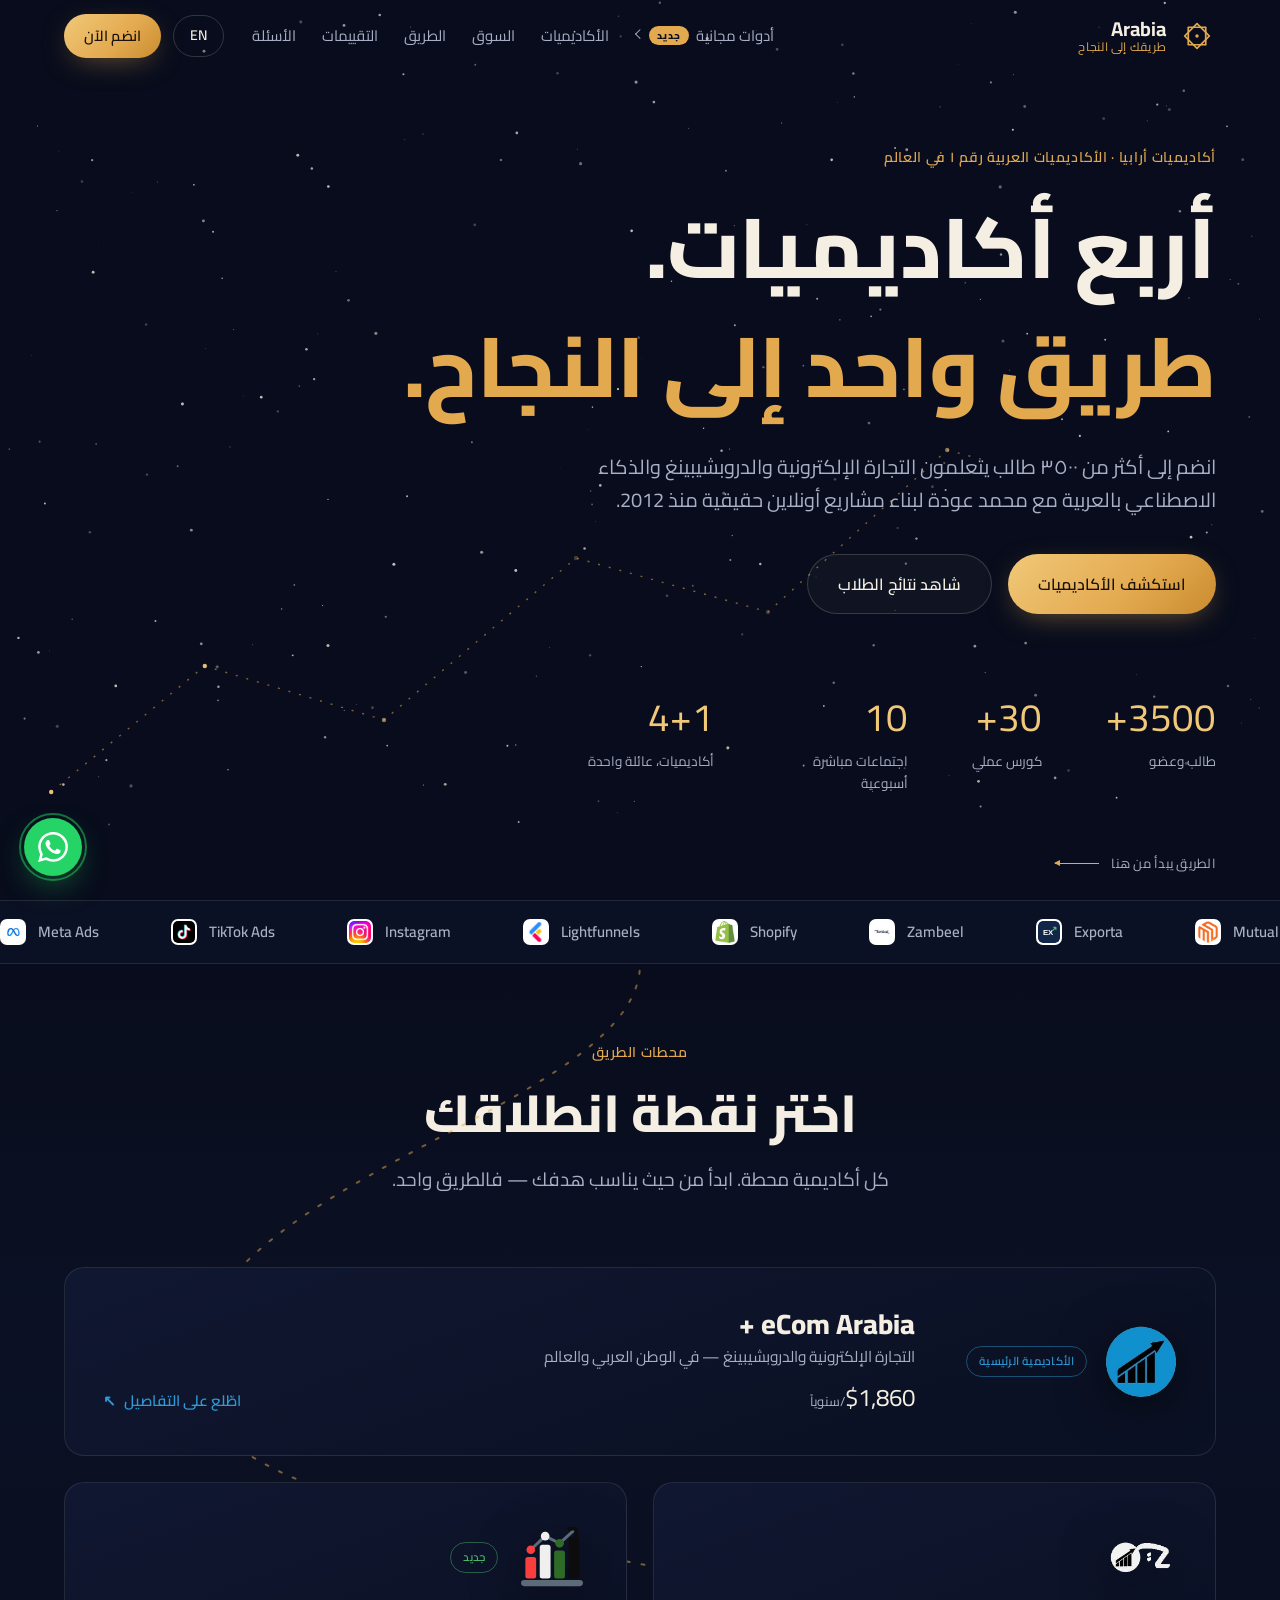
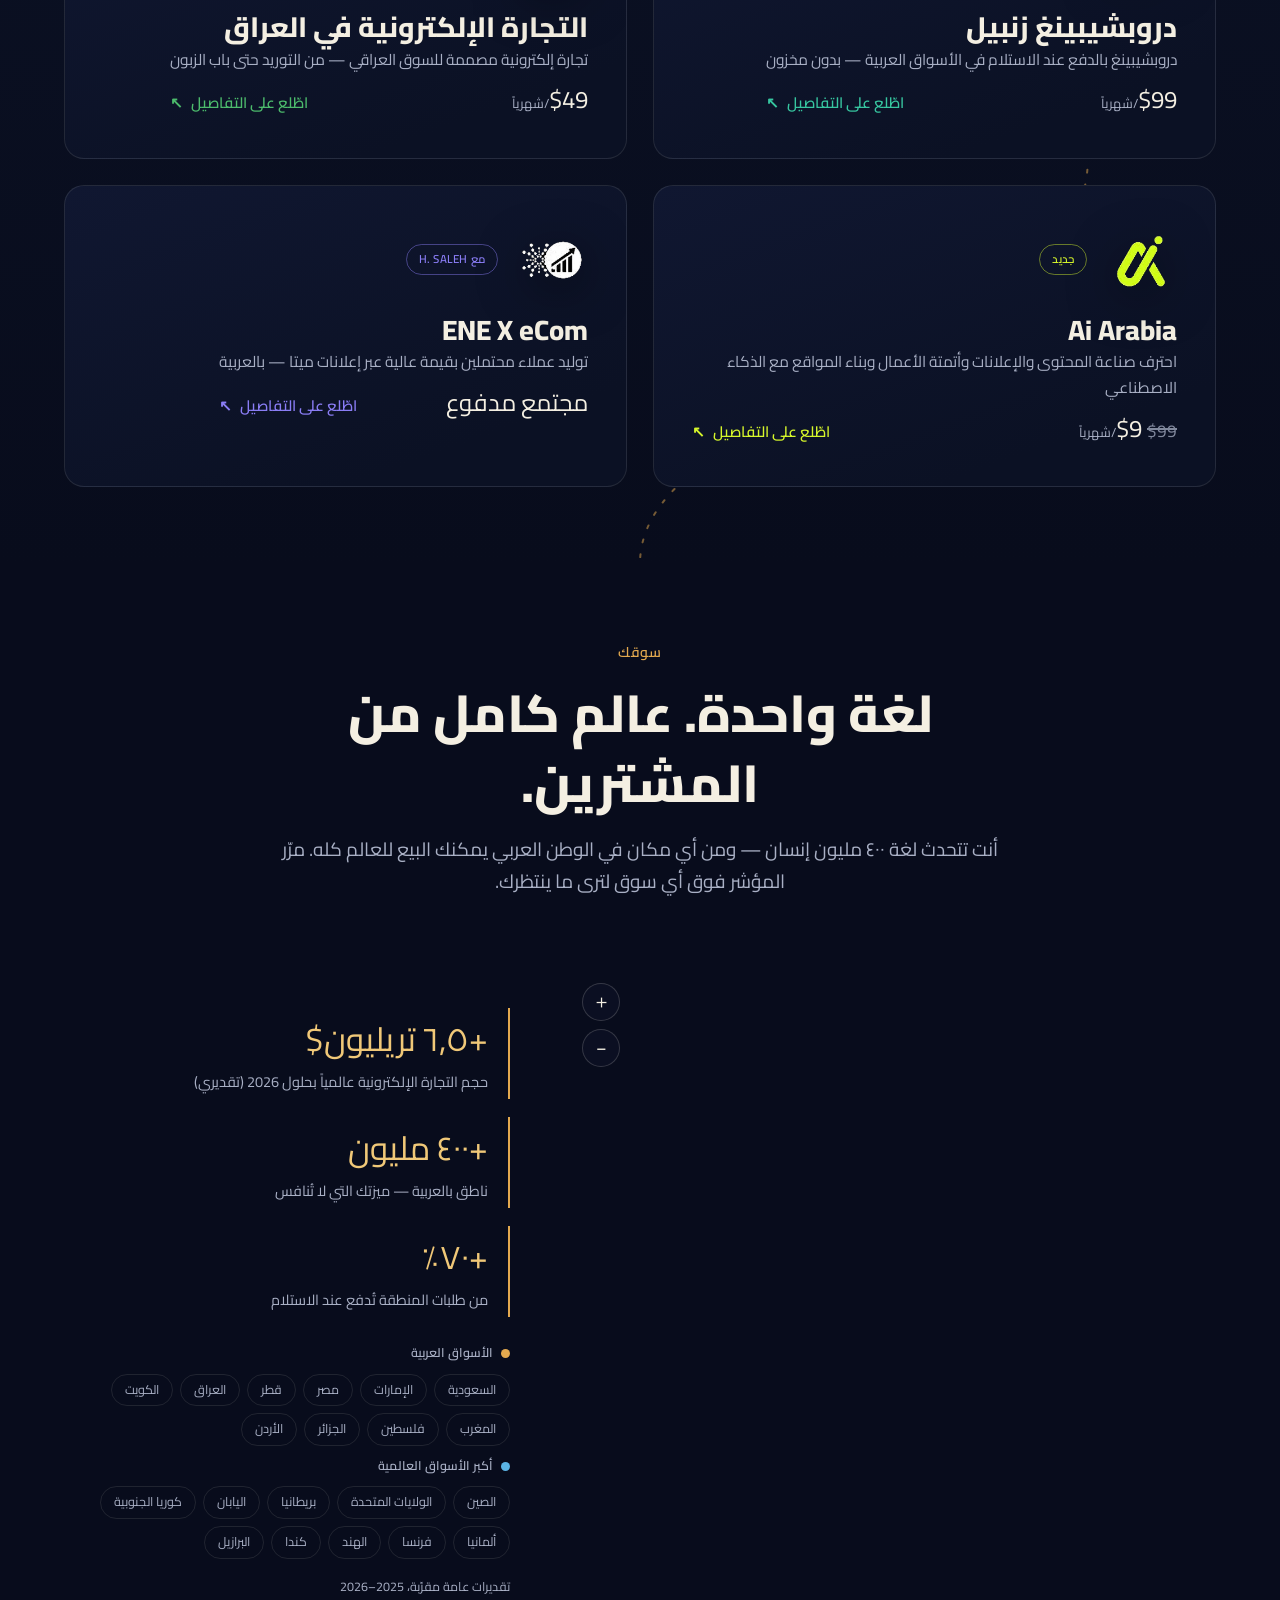
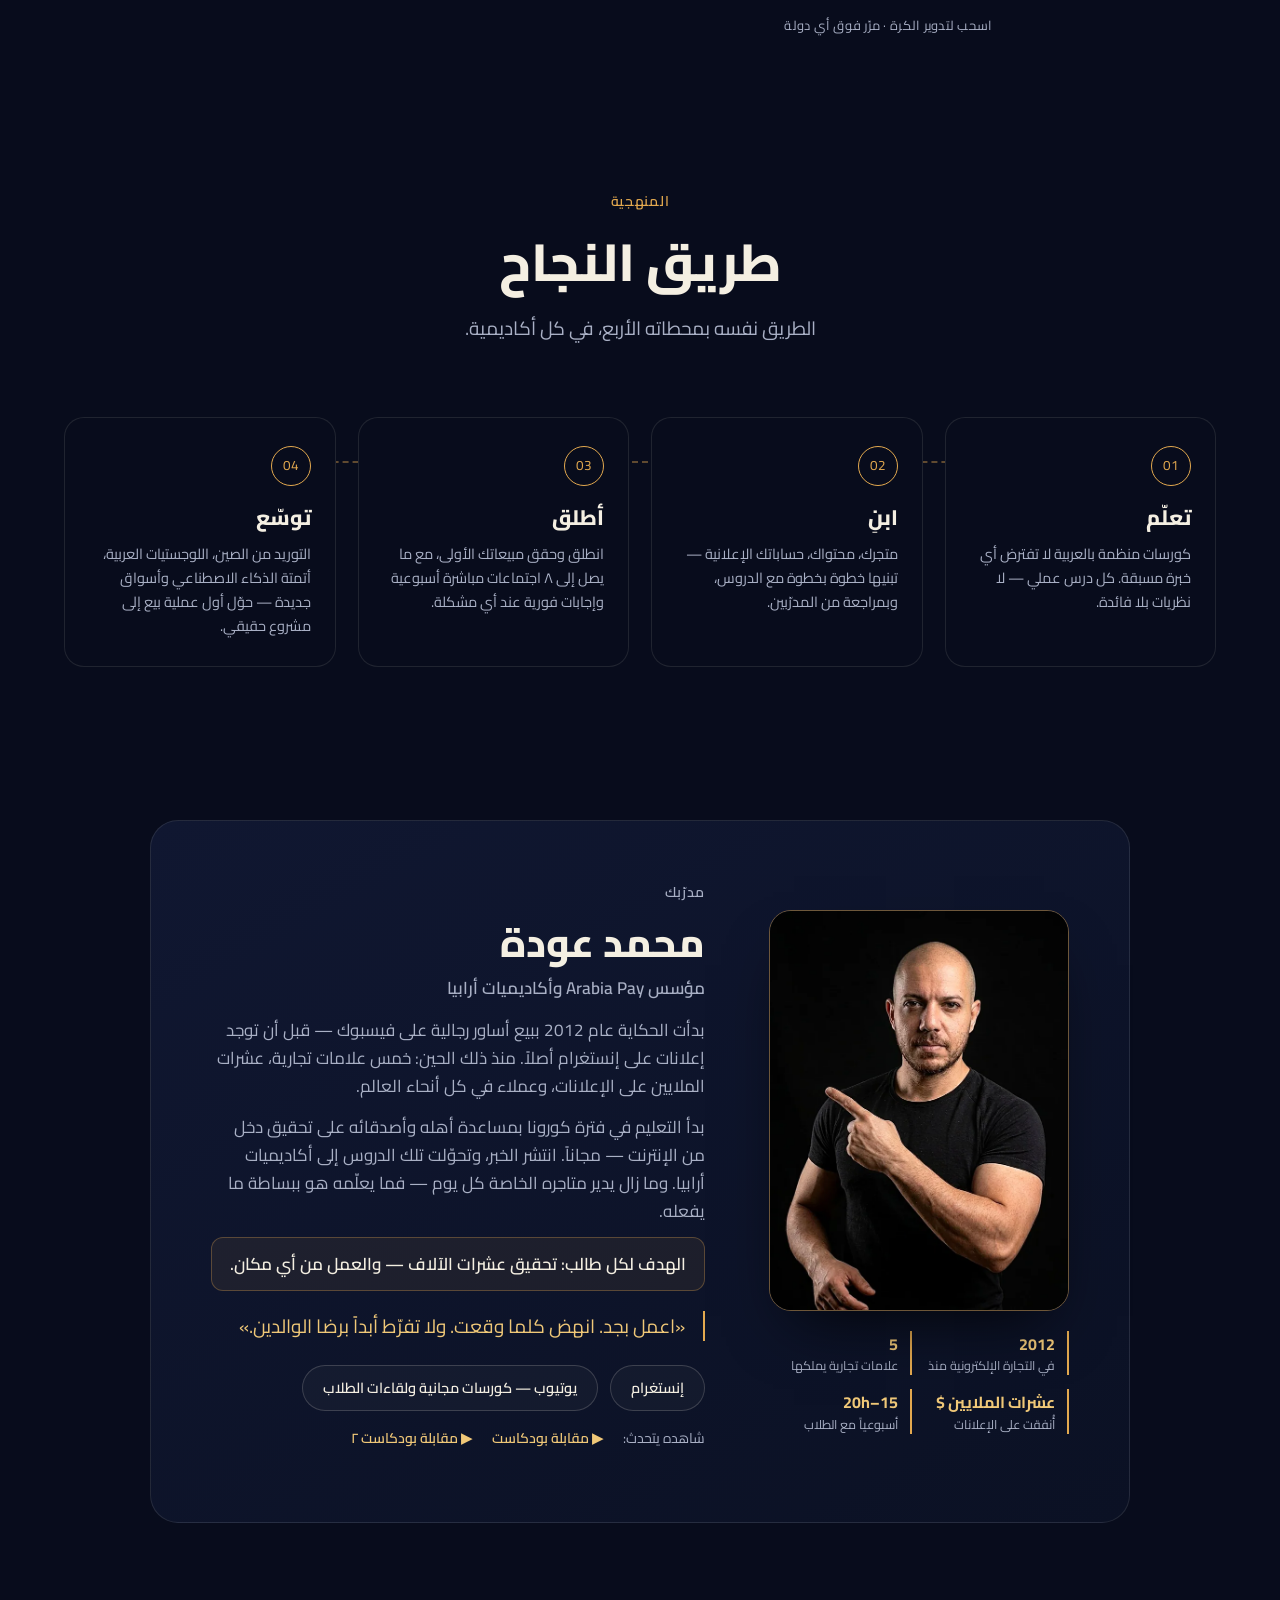
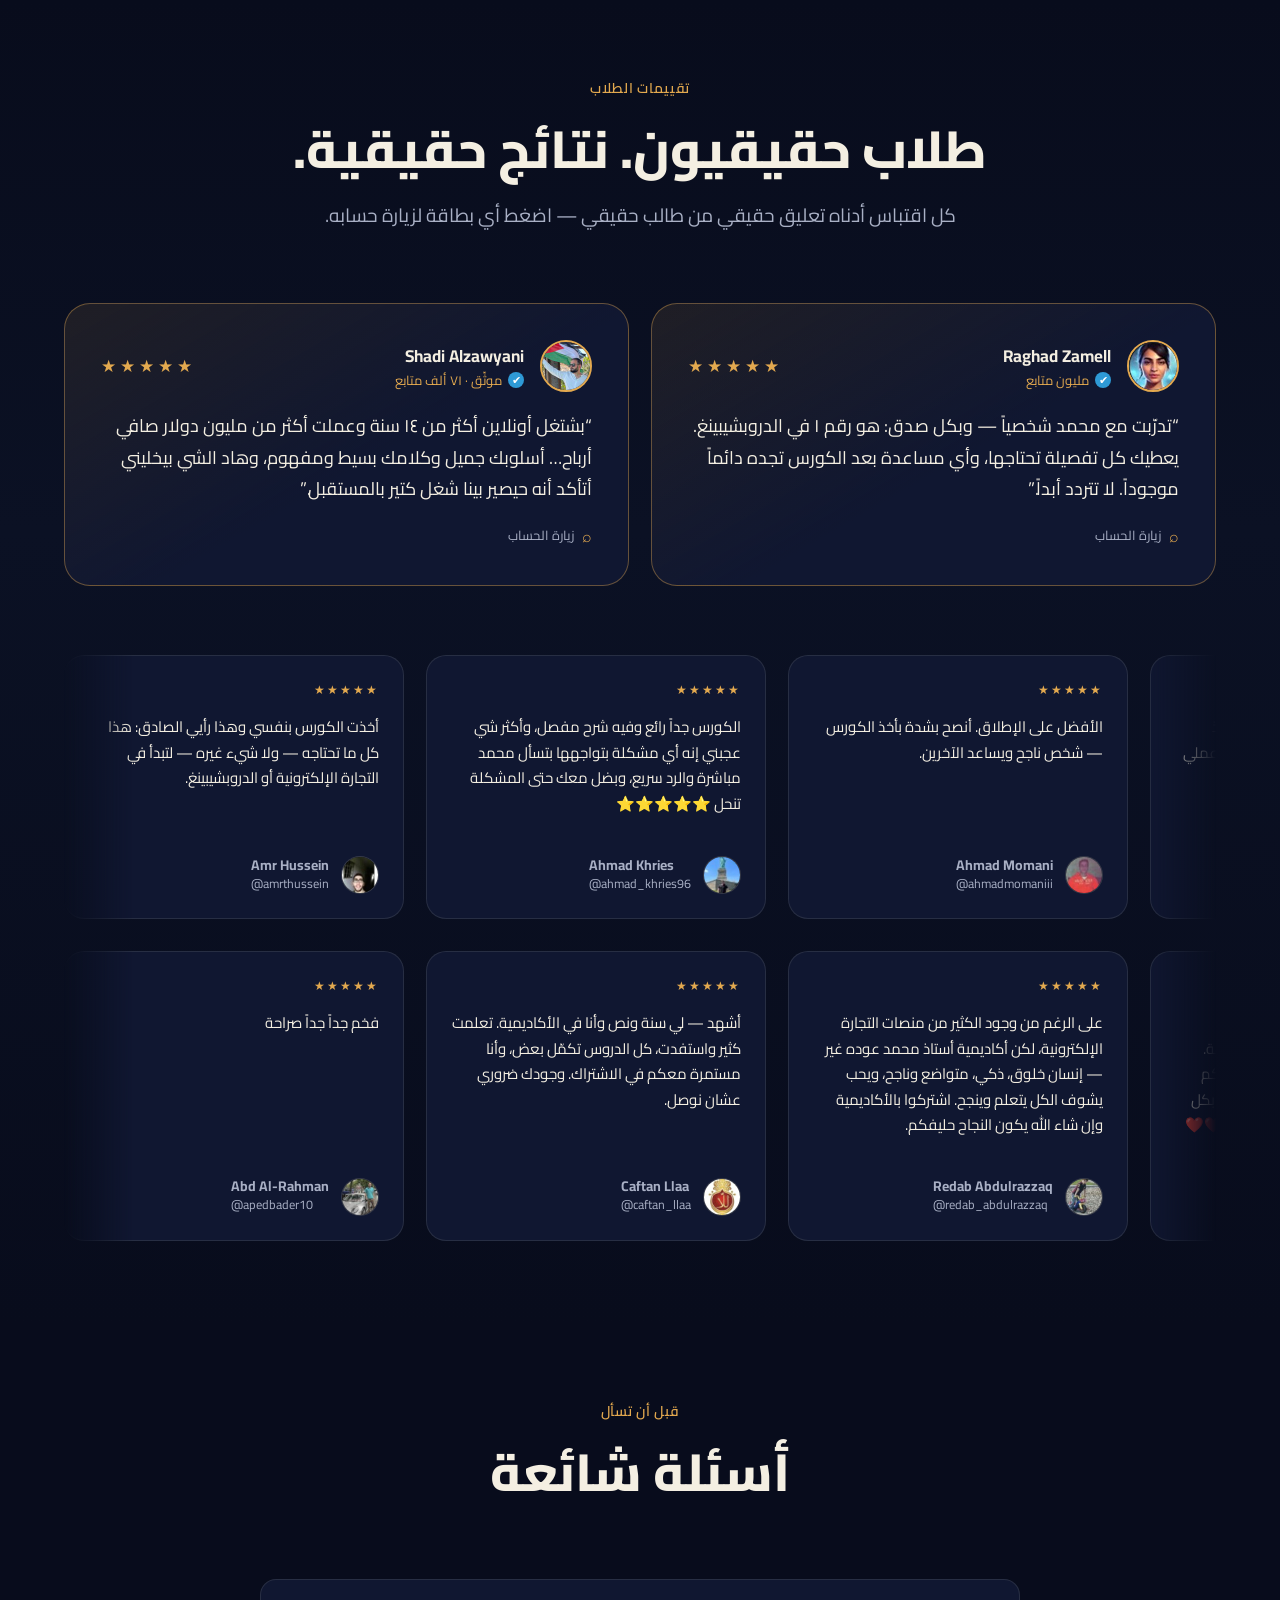
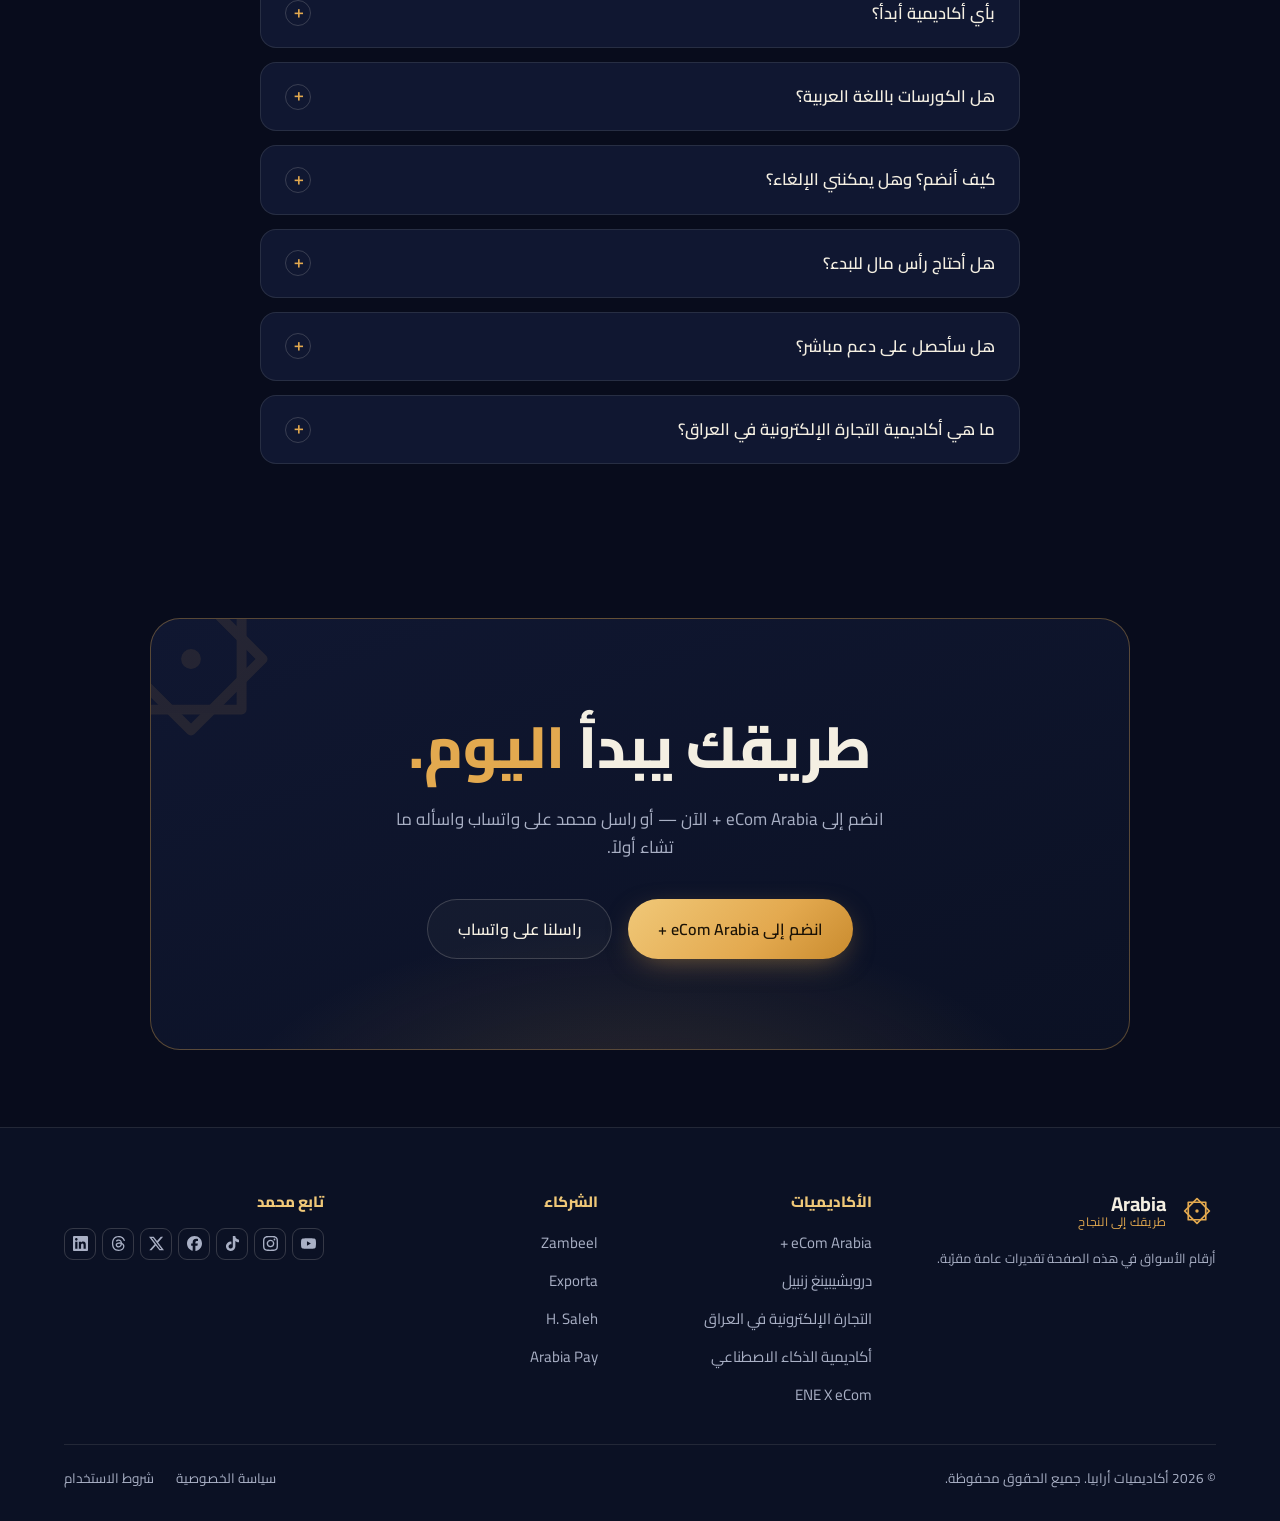
<file: ar/index.html>
<!DOCTYPE html>
<html lang="ar" dir="rtl">
<head>
  <meta charset="UTF-8">
  <title>أكاديميات أرابيا — طريقك إلى النجاح</title>
  <meta name="robots" content="noindex">
  <script>
    try { localStorage.setItem("aa-lang", "ar"); } catch (e) {}
    location.replace("../");
  </script>
  <meta http-equiv="refresh" content="0; url=../">
</head>
<body>
  <p style="font-family:sans-serif;text-align:center;margin-top:40px">
    جارٍ التحويل… <a href="../">اضغط هنا إذا لم يتم تحويلك</a>
  </p>
</body>
</html>
</file>
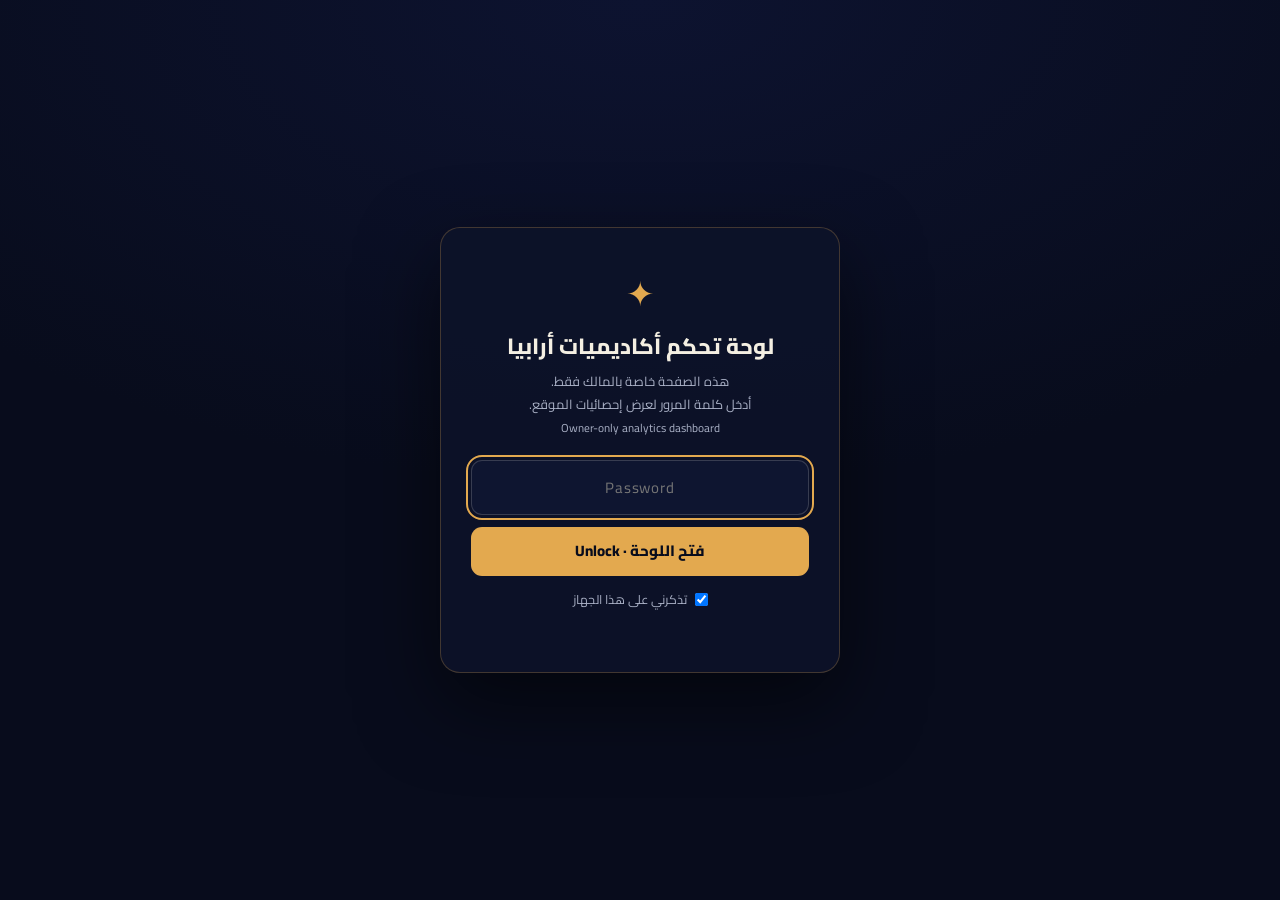
<file: dash/index.html>
<!DOCTYPE html>
<html lang="ar" dir="rtl">
<head>
  <meta charset="UTF-8">
  <meta name="viewport" content="width=device-width, initial-scale=1.0">
  <meta name="robots" content="noindex, nofollow">
  <title>لوحة التحكم | Arabia Academies</title>
  <link rel="icon" type="image/png" href="/assets/favicon.png">
  <link rel="stylesheet" href="/css/style.css">
  <style>
    html, body{ height:100% }
    body{ background:#080C1C; margin:0; overflow:hidden }
    .dl-gate{
      position:fixed; inset:0; display:flex; align-items:center; justify-content:center;
      background:radial-gradient(120% 90% at 50% 0%, #0D1330 0%, #080C1C 60%);
      z-index:10; padding:20px;
    }
    .dl-card{
      width:min(400px, 92vw); text-align:center;
      background:rgba(13,19,42,.85); border:1px solid rgba(227,169,79,.25);
      border-radius:20px; padding:38px 30px 32px;
      box-shadow:0 30px 80px rgba(0,0,0,.55);
    }
    .dl-star{ font-size:34px; color:#E3A94F; margin-bottom:10px }
    .dl-card h1{ font-family:var(--f-display, sans-serif); font-size:22px; font-weight:800; color:#F4EFE2 }
    .dl-card p{ color:#A9B0C5; font-size:13px; margin:8px 0 20px; line-height:1.8 }
    .dl-card input[type="password"]{
      width:100%; box-sizing:border-box; background:#0E1530; color:#F4EFE2;
      border:1px solid rgba(244,239,226,.18); border-radius:11px;
      padding:12px 14px; font-size:15px; text-align:center; letter-spacing:.06em;
      font-family:var(--f-body, sans-serif); direction:ltr;
    }
    .dl-card input[type="password"]:focus{ outline:2px solid #E3A94F }
    .dl-btn{
      width:100%; margin-top:12px; background:#E3A94F; color:#080C1C;
      border:none; border-radius:11px; padding:12px; font-size:15px; font-weight:800;
      font-family:var(--f-body, sans-serif); cursor:pointer; transition:filter .2s;
    }
    .dl-btn:hover{ filter:brightness(1.08) }
    .dl-remember{
      display:flex; align-items:center; justify-content:center; gap:8px;
      margin-top:14px; color:#A9B0C5; font-size:12.5px; cursor:pointer;
    }
    .dl-err{ color:#E8695C; font-size:13px; margin-top:12px; min-height:18px }
    .dl-frame{ position:fixed; inset:0; border:0; width:100%; height:100%; z-index:5; background:#080C1C }
    .dl-bar{
      position:fixed; bottom:14px; inset-inline-start:14px; z-index:20; display:none; gap:8px;
    }
    .dl-bar a, .dl-bar button{
      background:rgba(13,19,42,.92); color:#A9B0C5; border:1px solid rgba(244,239,226,.18);
      border-radius:9px; padding:7px 13px; font-size:12px; font-weight:700;
      font-family:var(--f-body, sans-serif); cursor:pointer; text-decoration:none;
    }
    .dl-bar a:hover, .dl-bar button:hover{ color:#E3A94F; border-color:#E3A94F }
  </style>
</head>
<body>

  <div class="dl-gate" id="gate">
    <div class="dl-card">
      <div class="dl-star">✦</div>
      <h1>لوحة تحكم أكاديميات أرابيا</h1>
      <p>هذه الصفحة خاصة بالمالك فقط.<br>أدخل كلمة المرور لعرض إحصائيات الموقع.<br><span style="font-size:11.5px">Owner-only analytics dashboard</span></p>
      <input type="password" id="pw" placeholder="Password" autocomplete="current-password" autofocus>
      <button class="dl-btn" id="go">فتح اللوحة · Unlock</button>
      <label class="dl-remember"><input type="checkbox" id="rem" checked> تذكرني على هذا الجهاز</label>
      <div class="dl-err" id="err"></div>
    </div>
  </div>

  <iframe class="dl-frame" id="frame" style="display:none" allow="fullscreen"></iframe>
  <div class="dl-bar" id="bar">
    <a id="full" href="#" target="_blank" rel="noopener">فتح في نافذة كاملة ↗</a>
    <button id="lock">🔒 قفل</button>
  </div>

<script>
(() => {
"use strict";
/* AES-GCM encrypted dashboard URL — the password is the only key. */
const BLOB = {
  salt: "wso2RhHXkj6tf586ueCPaw==",
  iv: "aaQ2yNTtFJwpLOXJ",
  ct: "aYfEmwumYsfs9ZbUGNvrou4Kd9VZdq0Zl2R1lm6gIzIcyC1q0ijqnuXVE+5Fm/7D4BqH1HzNyyBsiVLFPQ=="
};
const KEY_LS = "aa-dash-url";
const $ = id => document.getElementById(id);
const b64d = s => Uint8Array.from(atob(s), c => c.charCodeAt(0));

async function decrypt(pw) {
  const enc = new TextEncoder();
  const km = await crypto.subtle.importKey("raw", enc.encode(pw), "PBKDF2", false, ["deriveKey"]);
  const key = await crypto.subtle.deriveKey(
    { name: "PBKDF2", salt: b64d(BLOB.salt), iterations: 310000, hash: "SHA-256" },
    km, { name: "AES-GCM", length: 256 }, false, ["decrypt"]);
  const pt = await crypto.subtle.decrypt({ name: "AES-GCM", iv: b64d(BLOB.iv) }, key, b64d(BLOB.ct));
  return new TextDecoder().decode(pt);
}

function show(url) {
  /* exclude the owner's own visits from analytics on this device */
  try { localStorage.setItem("umami.disabled", "1"); } catch (e) {}
  $("gate").style.display = "none";
  $("frame").src = url;
  $("frame").style.display = "block";
  $("bar").style.display = "flex";
  $("full").href = url;
}

async function unlock() {
  const pw = $("pw").value.trim();
  if (!pw) return;
  $("err").textContent = "";
  $("go").textContent = "...";
  try {
    const url = await decrypt(pw);
    if ($("rem").checked) { try { localStorage.setItem(KEY_LS, url); } catch (e) {} }
    show(url);
  } catch (e) {
    $("go").textContent = "فتح اللوحة · Unlock";
    $("err").textContent = "كلمة المرور غير صحيحة · Wrong password";
  }
}

$("go").addEventListener("click", unlock);
$("pw").addEventListener("keydown", e => { if (e.key === "Enter") unlock(); });
$("lock").addEventListener("click", () => {
  try { localStorage.removeItem(KEY_LS); } catch (e) {}
  location.reload();
});

try {
  const saved = localStorage.getItem(KEY_LS);
  if (saved && saved.indexOf("https://cloud.umami.is/") === 0) show(saved);
} catch (e) {}
})();
</script>
</body>
</html>
</file>
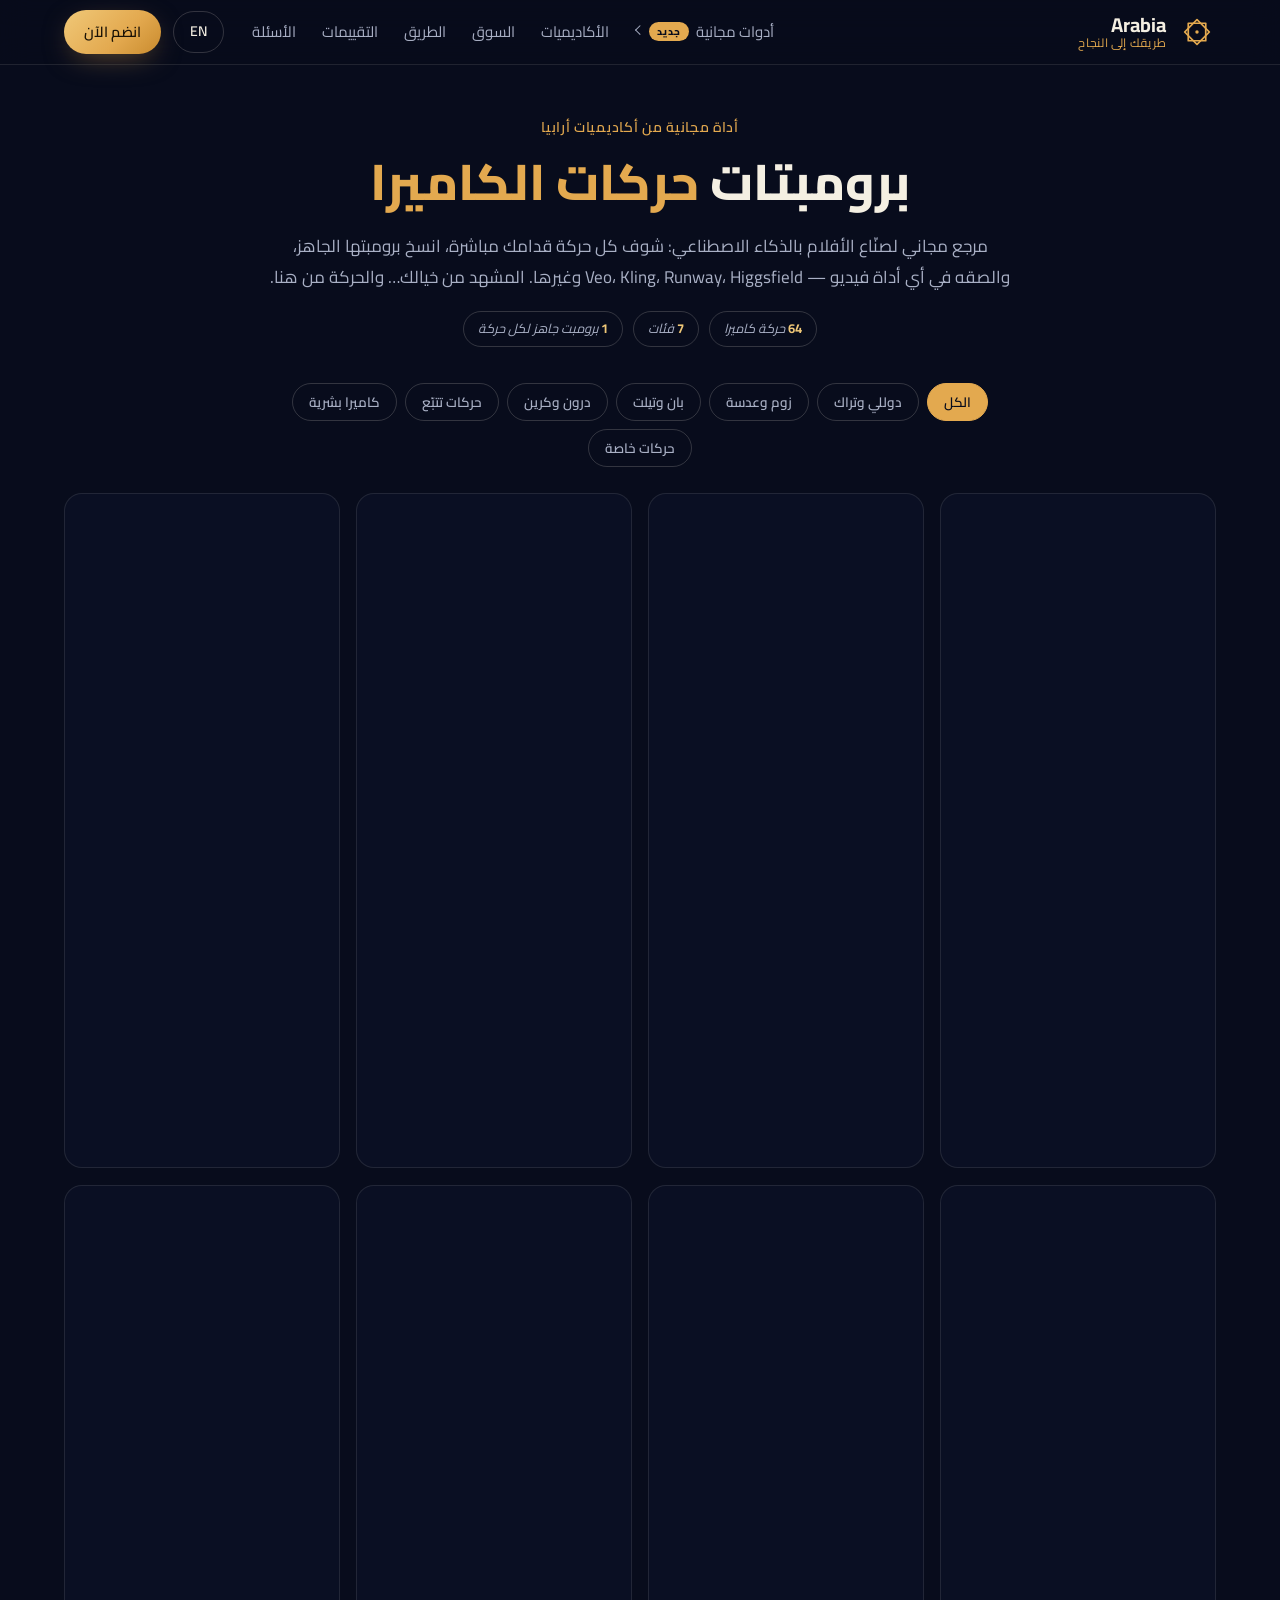
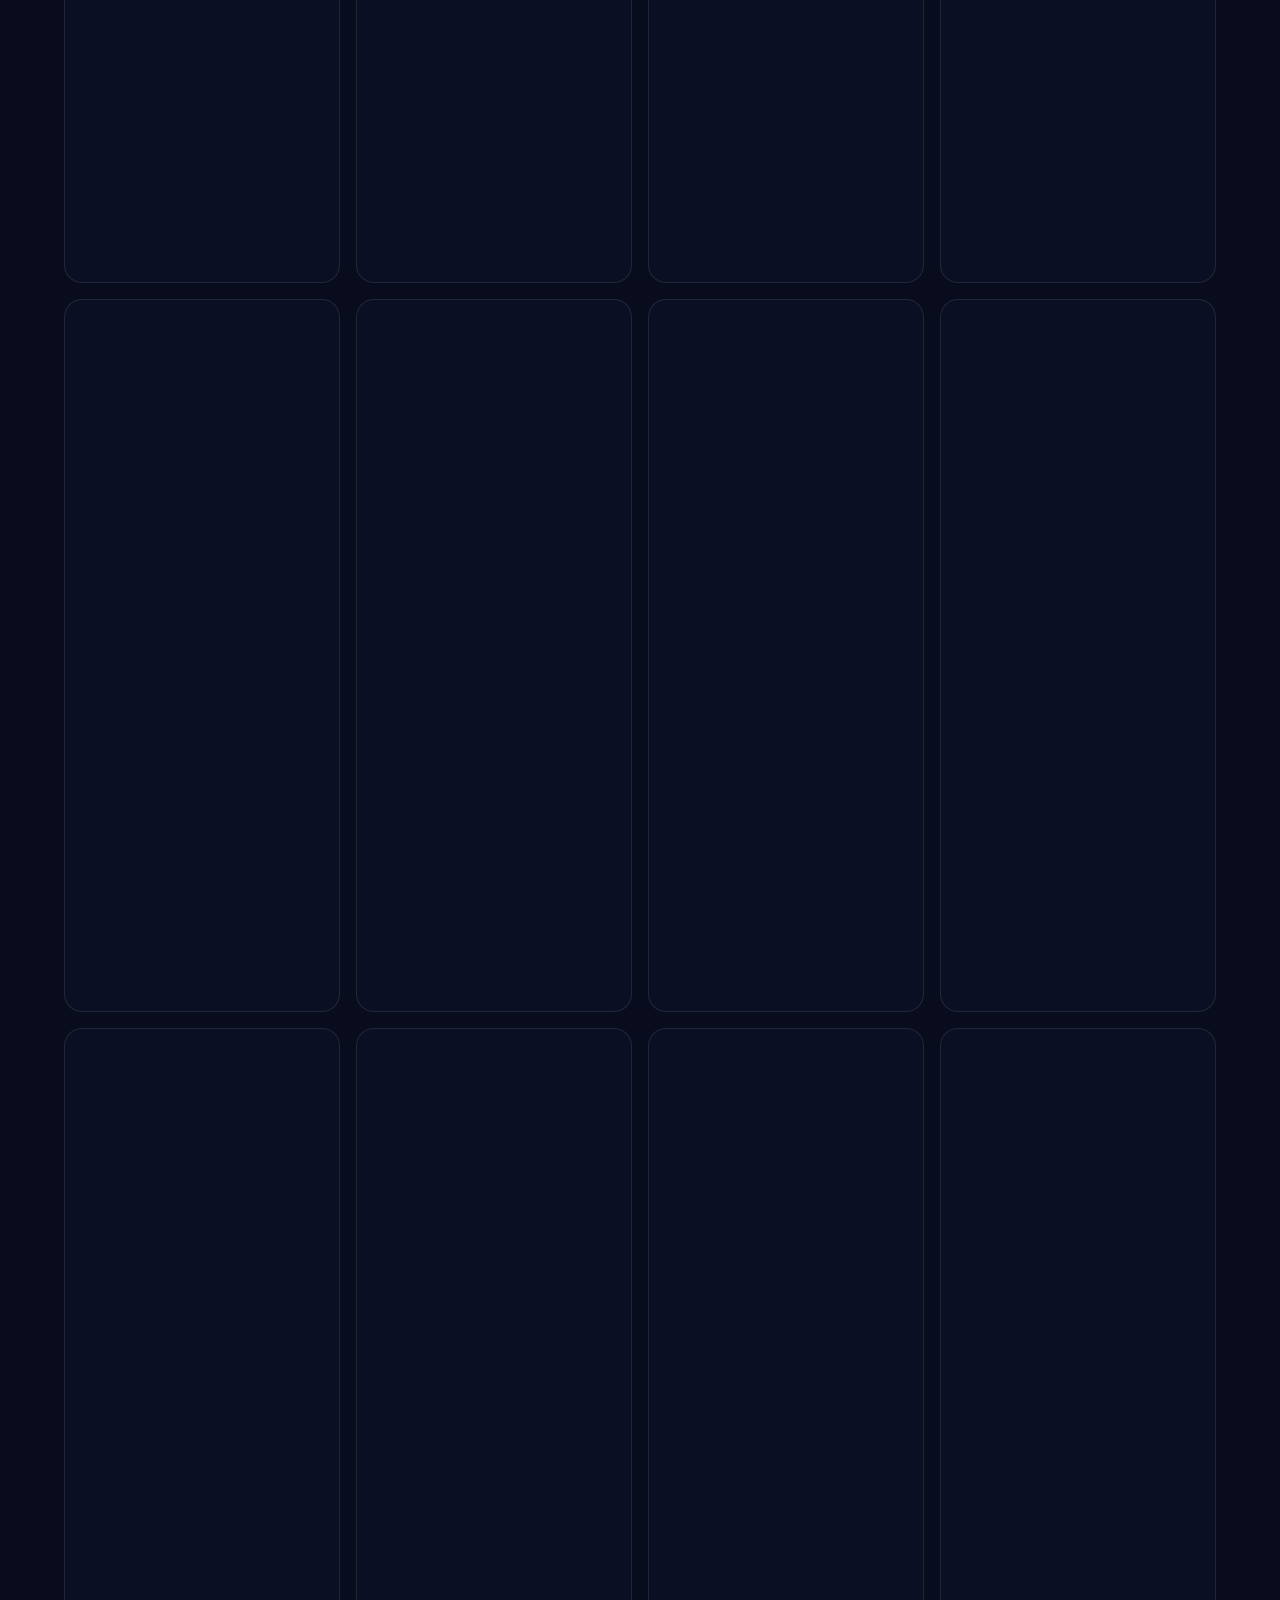
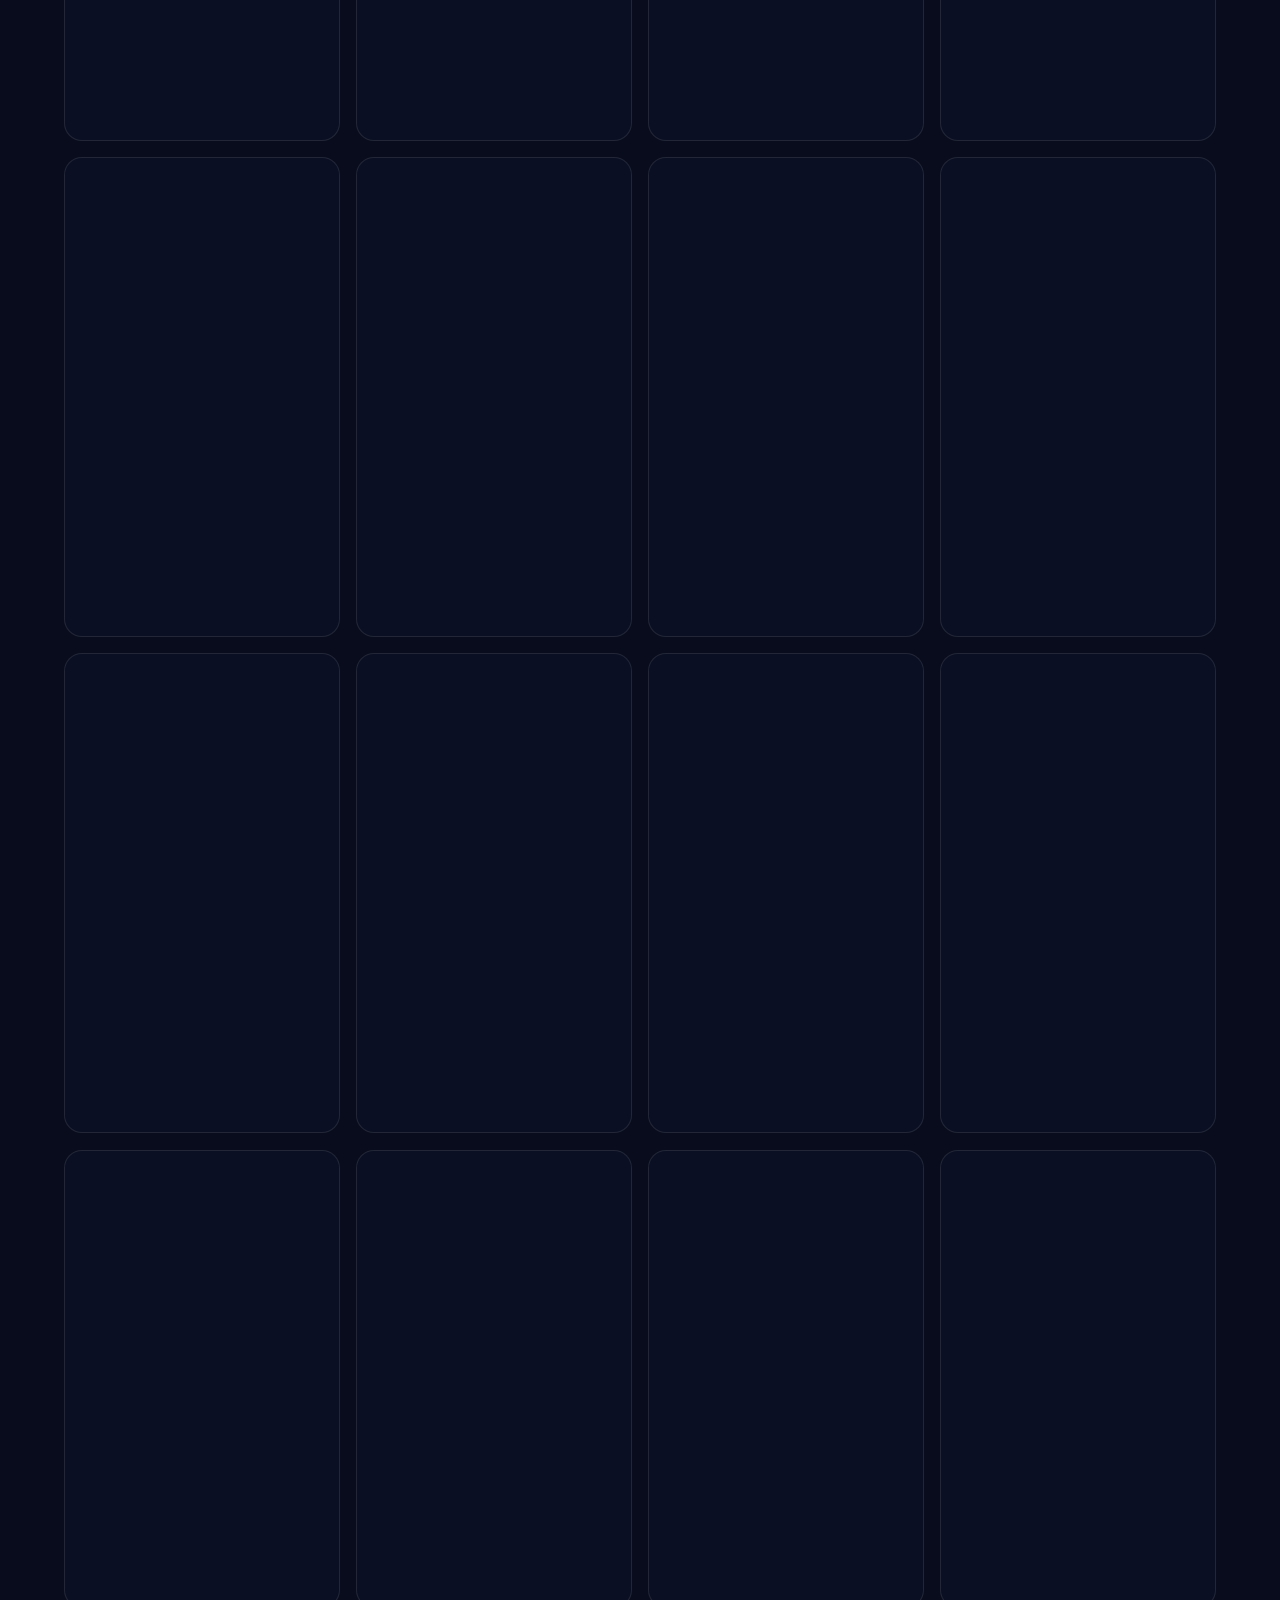
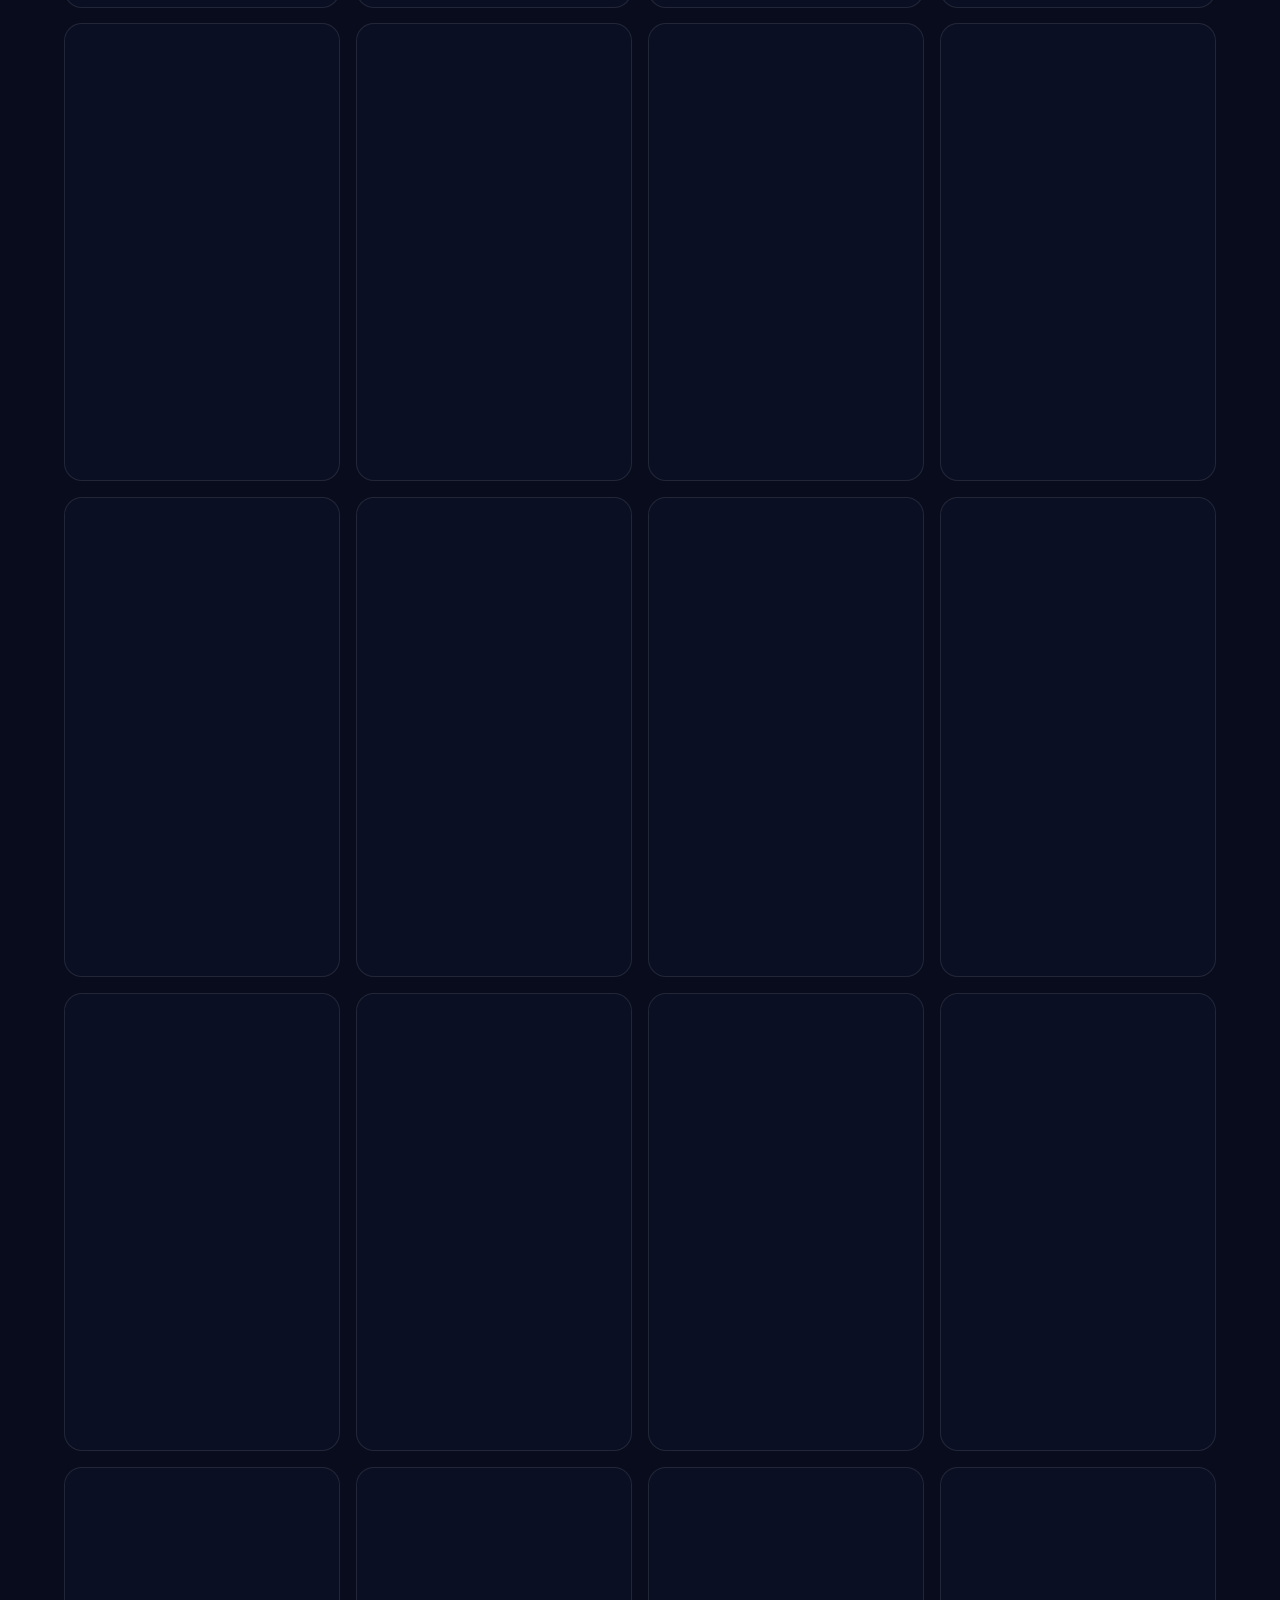
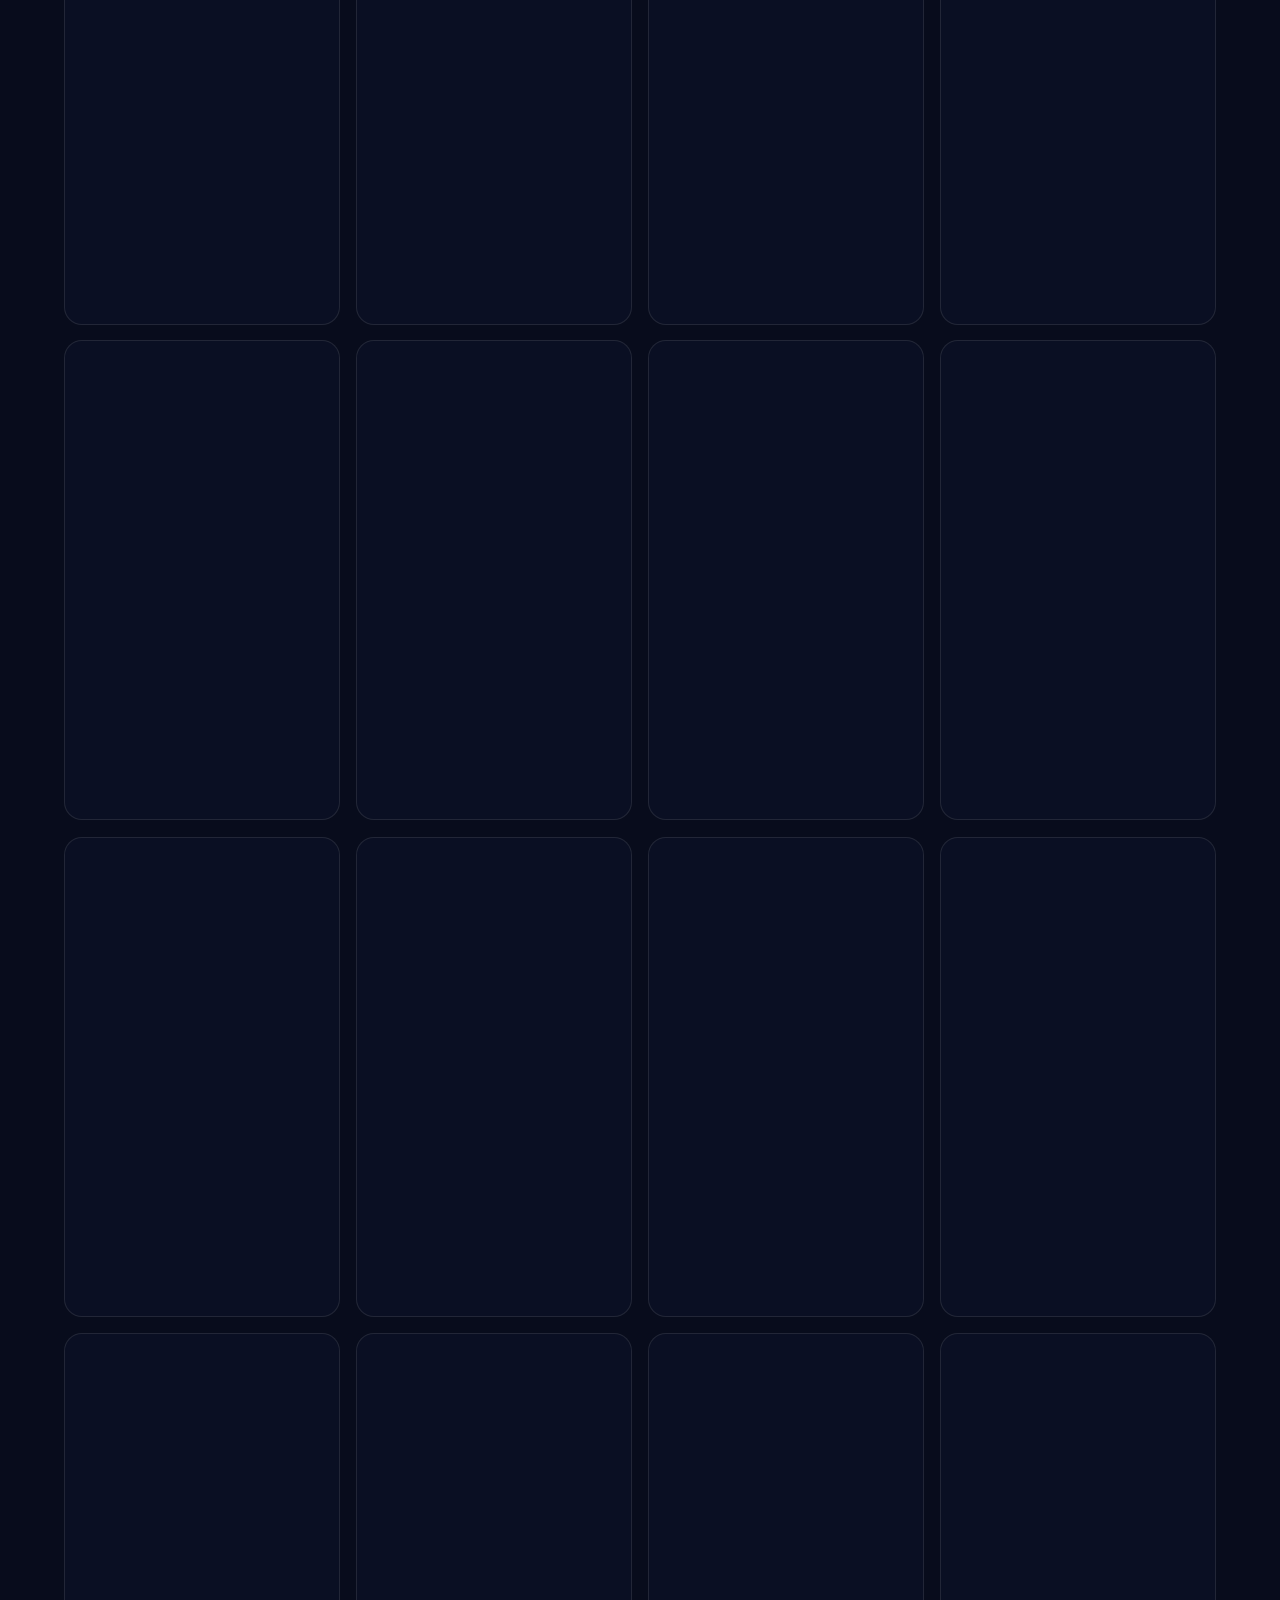
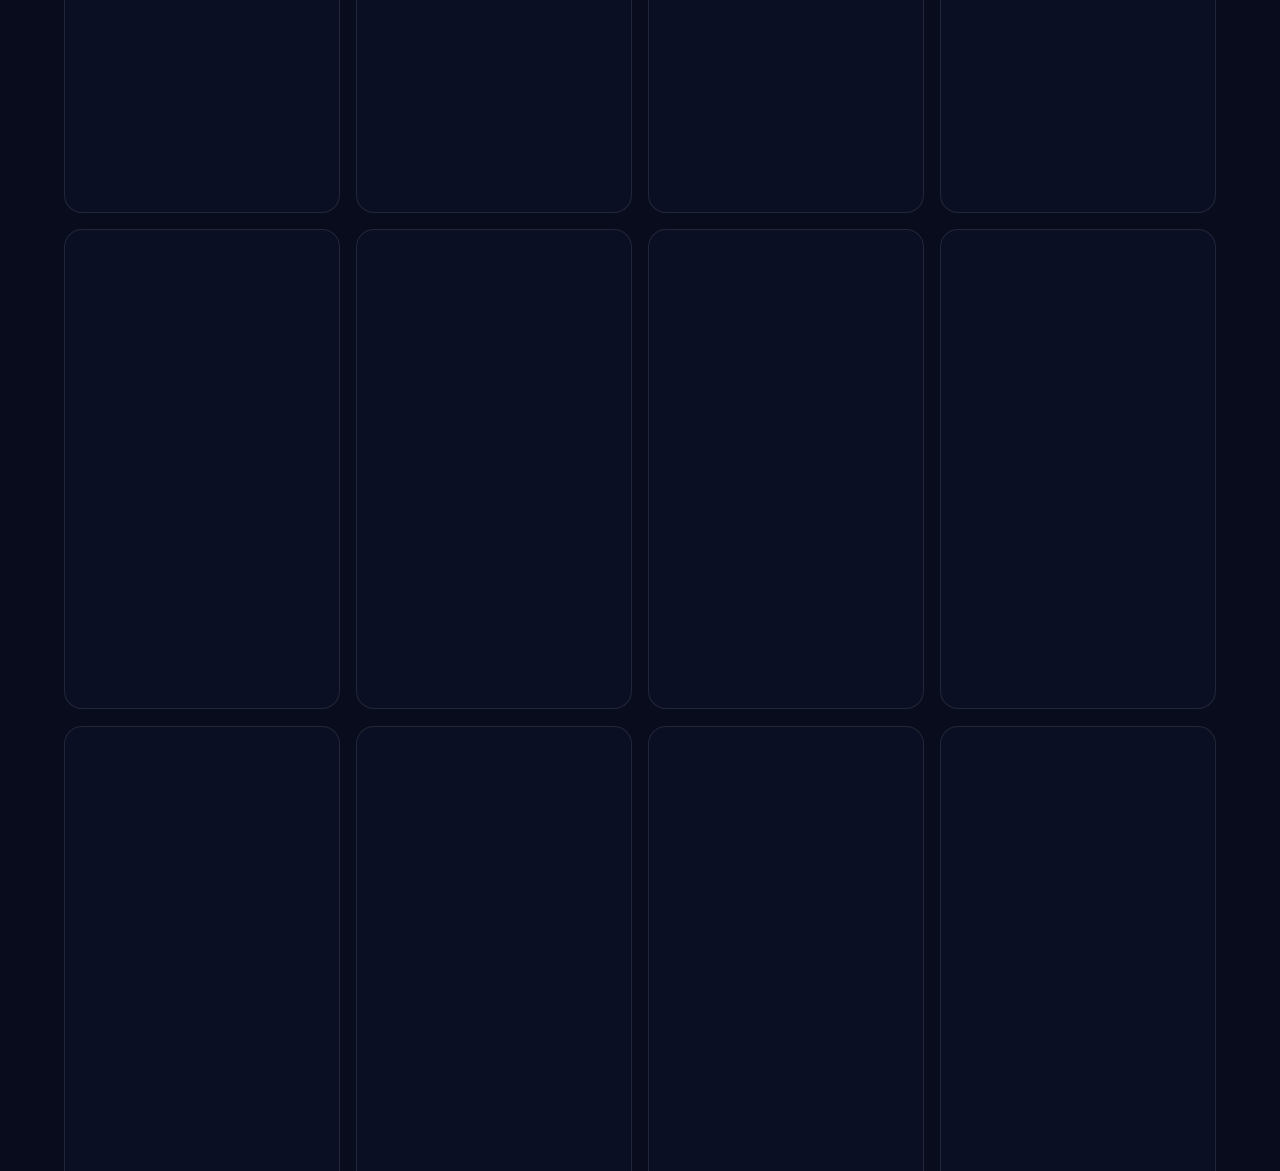
<file: tools/camera/index.html>
<!DOCTYPE html>
<html lang="ar" dir="rtl">
<head>
  <meta charset="UTF-8">
  <meta name="viewport" content="width=device-width, initial-scale=1.0">
  <title>برومبتات حركات الكاميرا — مرجع مجاني لصنّاع أفلام الذكاء الاصطناعي | Arabia Academies</title>
  <meta name="description" content="مكتبة مرجعية مجانية: 64 حركة كاميرا مع فيديو معاينة حقيقي وبرومبت جاهز للنسخ يعمل مع كل أدوات فيديو الذكاء الاصطناعي — Veo، Kling، Runway، Higgsfield وغيرها.">
  <link rel="canonical" href="https://odehofficial.com/tools/camera/">
  <meta property="og:type" content="website">
  <meta property="og:url" content="https://odehofficial.com/tools/camera/">
  <meta property="og:title" content="🎬 برومبتات حركات الكاميرا — 64 حركة جاهزة للنسخ لفيديوهات الذكاء الاصطناعي">
  <meta property="og:description" content="شوف كل حركة كاميرا بفيديو حقيقي، انسخ برومبتها، والصقه في أي أداة فيديو AI. مجاناً.">
  <meta property="og:image" content="https://odehofficial.com/assets/og/camera.png">
  <meta name="twitter:card" content="summary_large_image">
  <link rel="icon" type="image/png" href="/assets/favicon.png">
  <link rel="preload" href="/assets/fonts/cairo-800-arabic.woff2" as="font" type="font/woff2" crossorigin>
  <link rel="preload" href="/assets/fonts/cairo-600-arabic.woff2" as="font" type="font/woff2" crossorigin>
  <link rel="preload" href="/assets/fonts/cairo-400-arabic.woff2" as="font" type="font/woff2" crossorigin>
  <link rel="stylesheet" href="/css/style.css">
  <script>
    try { if (localStorage.getItem("aa-lang") === "en") {
      document.documentElement.lang = "en"; document.documentElement.dir = "ltr";
    } } catch (e) {}
  </script>
  <style>
    .cm-main{ position:relative; padding-top:86px }
    .cm-hero{ text-align:center; padding:30px var(--pad) 10px; max-width:880px; margin-inline:auto }
    .cm-hero h1{
      font-family:var(--f-display); font-weight:800;
      font-size:clamp(28px, 4.8vw, 50px); line-height:1.18;
    }
    .cm-hero h1 b{ color:var(--gold); font-weight:800 }
    .cm-hero .eyebrow{ margin-bottom:10px }
    .cm-sub{ color:var(--muted); font-size:clamp(14.5px,1.8vw,17px); line-height:1.85; margin-top:14px }
    .cm-stats{
      display:flex; justify-content:center; gap:10px; flex-wrap:wrap; margin-top:18px;
      color:var(--muted); font-size:13px;
    }
    .cm-stats span{
      border:1px solid var(--line-2); border-radius:999px; padding:6px 14px;
    }
    .cm-stats b{ color:var(--gold-2); font-family:var(--f-mono) }

    /* ---------- category filters ---------- */
    .cm-filters{
      display:flex; flex-wrap:wrap; justify-content:center; gap:8px;
      max-width:900px; margin:26px auto 6px; padding-inline:var(--pad);
    }
    .cm-filters button{
      border:1px solid var(--line-2); border-radius:999px;
      padding:7px 16px; color:var(--muted); font-size:13.5px; font-weight:600; font-family:var(--f-body);
      transition:border-color .2s, color .2s, background .2s;
    }
    .cm-filters button:hover{ border-color:var(--gold); color:var(--gold-2) }
    .cm-filters button.active{ background:var(--gold); border-color:var(--gold); color:#080C1C }

    /* ---------- cards grid ---------- */
    .cm-grid{
      display:grid; grid-template-columns:repeat(4, 1fr);
      gap:16px; max-width:1420px; margin:26px auto 0; padding-inline:var(--pad);
    }
    .cm-card{
      background:rgba(13,19,42,.55); border:1px solid var(--line); border-radius:18px;
      overflow:hidden; content-visibility:auto; contain-intrinsic-size: 460px;
      transition:border-color .25s, transform .25s;
    }
    .cm-card:hover{ border-color:var(--line-2); transform:translateY(-3px) }
    .cm-card-body{ padding:14px 16px 16px }
    .cm-meta{ display:flex; align-items:center; gap:8px; margin-bottom:6px }
    .cm-num{ font-family:var(--f-mono); font-size:11px; color:rgba(169,176,197,.7) }
    .cm-cat{
      font-size:10.5px; font-weight:700; color:var(--gold);
      border:1px solid var(--line-2); border-radius:999px; padding:2px 9px;
    }
    .cm-card h3{ font-family:var(--f-display); font-size:18px; font-weight:800; line-height:1.3 }
    .cm-card h3 span{ display:block; font-family:var(--f-body); font-size:12px; font-weight:600; color:var(--muted); margin-top:2px; letter-spacing:.03em }
    .cm-desc{ color:var(--muted); font-size:13px; line-height:1.75; margin-top:8px; min-height:3.4em }

    .cm-prompt{
      direction:ltr; text-align:left;
      background:rgba(5,8,20,.7); border:1px solid var(--line); border-radius:11px;
      padding:10px 12px; margin-top:12px;
      font-family:var(--f-mono); font-size:11.5px; line-height:1.65; color:#C9D2E8;
      max-height:88px; overflow:auto;
    }
    .cm-actions{ display:flex; gap:6px; margin-top:10px }
    .cm-copy{
      flex:1; min-width:0; display:flex; align-items:center; justify-content:center;
      background:var(--gold); color:#080C1C; border-radius:9px;
      padding:8px 6px; font-size:12px; font-weight:800; font-family:var(--f-body);
      white-space:nowrap; transition:filter .2s;
    }
    .cm-copy:hover{ filter:brightness(1.08) }
    .cm-copy.ok{ background:#37C6A0 }
    .cm-try{
      flex:none; display:flex; align-items:center; justify-content:center;
      border:1px solid var(--line-2); border-radius:9px; padding:8px 9px;
      color:var(--muted); font-size:11px; font-weight:600; text-decoration:none;
      white-space:nowrap; transition:border-color .2s, color .2s;
    }
    .cm-try:hover{ border-color:var(--gold); color:var(--gold-2) }

    /* ---------- video preview (16:9, lazy-loaded) ---------- */
    .cam-view{
      position:relative; aspect-ratio:16/9; overflow:hidden;
      background:linear-gradient(180deg, #060A1A 0%, #0B1230 68%, #131B3E 100%);
      border-bottom:1px solid var(--line);
    }
    .cam-view video{
      position:absolute; inset:0; width:100%; height:100%;
      object-fit:cover; display:block;
      opacity:0; transition:opacity .35s;
    }
    .cam-view video.on{ opacity:1 }

    /* ---------- bottom CTA ---------- */
    .cm-bottom{ text-align:center; padding:64px var(--pad) 72px; max-width:780px; margin-inline:auto }
    .cm-bottom h2{ font-family:var(--f-display); font-size:clamp(23px,3.4vw,34px); font-weight:800; line-height:1.35 }
    .cm-bottom h2 b{ color:var(--gold) }
    .cm-bottom p{ color:var(--muted); margin:14px 0 24px; line-height:1.85 }
    .cm-bottom .hero-ctas{ justify-content:center }
    .cm-price{ display:inline-block; margin-inline-start:8px; font-family:var(--f-mono) }

    .cm-note{ text-align:center; color:rgba(169,176,197,.6); font-size:12px; margin-top:26px; padding-inline:var(--pad) }

    .cm-foot{
      border-top:1px solid var(--line); padding:22px var(--pad);
      display:flex; flex-wrap:wrap; gap:10px 22px; align-items:center; justify-content:center;
      color:var(--muted); font-size:13px;
    }
    .cm-foot a{ color:var(--muted); text-decoration:none }
    .cm-foot a:hover{ color:var(--gold-2) }

    @media (max-width:1180px){
      .cm-grid{ grid-template-columns:repeat(3, 1fr) }
    }
    @media (max-width:860px){
      .nav{ justify-content:space-between }
      .nav-actions{ position:static; transform:none }
      .nav-actions > .lang-btn{ display:inline-block }
      .cm-main{ padding-top:74px }
      .cm-grid{ grid-template-columns:1fr 1fr; gap:12px }
      .cm-card h3{ font-size:16px }
    }
    @media (max-width:620px){
      .cm-grid{ grid-template-columns:1fr }
    }
  </style>
</head>
<body>
  <!-- ===== Nav ===== -->
  <header class="nav scrolled" id="nav">
    <a class="nav-logo" href="/" aria-label="Arabia Academies">
      <svg class="nav-mark" viewBox="0 0 200 200" aria-hidden="true">
        <g transform="translate(100,100)" fill="none" stroke="currentColor" stroke-width="9" stroke-linejoin="round">
          <rect x="-46" y="-46" width="92" height="92"/>
          <rect x="-46" y="-46" width="92" height="92" transform="rotate(45)"/>
          <circle r="9" fill="currentColor" stroke="none"/>
        </g>
      </svg>
      <span class="nav-word">Arabia<em data-i18n="f_tag">طريقك إلى النجاح</em></span>
    </a>
    <div class="nav-actions">
      <button class="lang-btn" id="langBtn" type="button" aria-label="Switch language"><span data-i18n="lang_btn">EN</span></button>
      <a class="btn btn-gold btn-sm" href="https://www.skool.com/aiarabia" target="_blank" rel="noopener" data-i18n="nav_join">انضم الآن</a>
    </div>
  </header>

  <main class="cm-main">
    <section class="cm-hero">
      <p class="eyebrow" data-i18n="cm_eyebrow">أداة مجانية من أكاديميات أرابيا</p>
      <h1><span data-i18n="cm_h1a">برومبتات</span> <b data-i18n="cm_h1b">حركات الكاميرا</b></h1>
      <p class="cm-sub" data-i18n="cm_sub">مرجع مجاني لصنّاع الأفلام بالذكاء الاصطناعي: شوف كل حركة قدامك مباشرة، انسخ برومبتها الجاهز، والصقه في أي أداة فيديو — Veo، Kling، Runway، Higgsfield وغيرها. المشهد من خيالك… والحركة من هنا.</p>
      <div class="cm-stats">
        <span><b id="cmCount">64</b> <i data-i18n="cm_stat1">حركة كاميرا</i></span>
        <span><b>7</b> <i data-i18n="cm_stat2">فئات</i></span>
        <span><b>1</b> <i data-i18n="cm_stat3">برومبت جاهز لكل حركة</i></span>
      </div>
    </section>

    <div class="cm-filters" id="cmFilters"><button type="button" data-cat="all" class="active">الكل</button><button type="button" data-cat="dolly" class="">دوللي وتراك</button><button type="button" data-cat="zoom" class="">زوم وعدسة</button><button type="button" data-cat="pan" class="">بان وتيلت</button><button type="button" data-cat="drone" class="">درون وكرين</button><button type="button" data-cat="moves" class="">حركات تتبّع</button><button type="button" data-cat="human" class="">كاميرا بشرية</button><button type="button" data-cat="special" class="">حركات خاصة</button></div>
    <div class="cm-grid" id="cmGrid">
  <article class="cm-card" data-cat="dolly">
    <div class="cam-view">
      <video muted loop playsinline preload="none" data-src="v/dolly-in.mp4"></video>
    </div>
    <div class="cm-card-body">
      <div class="cm-meta">
        <span class="cm-num">لقطة 01</span>
        <span class="cm-cat">دوللي وتراك</span>
      </div>
      <h3>دوللي للداخل<span>Dolly In</span></h3>
      <p class="cm-desc">الكاميرا تتقدّم فيزيائياً نحو العنصر — العمق يتغيّر وتحس أنك تدخل المشهد. مثالية للحظات الكشف والتركيز.</p>
      <div class="cm-prompt">Camera movement: slow dolly in. The camera physically moves forward toward the subject at a steady pace, background parallax deepens, framing tightens from medium shot to close-up. Smooth, cinematic, stabilized.</div>
      <div class="cm-actions">
        <button class="cm-copy" type="button" data-i="0">انسخ البرومبت</button>
        <a class="cm-try" href="https://higgsfield.ai/" target="_blank" rel="noopener">حوّله لفيديو ↗</a>
      </div>
    </div>
  </article>
  <article class="cm-card" data-cat="dolly">
    <div class="cam-view">
      <video muted loop playsinline preload="none" data-src="v/dolly-out.mp4"></video>
    </div>
    <div class="cm-card-body">
      <div class="cm-meta">
        <span class="cm-num">لقطة 02</span>
        <span class="cm-cat">دوللي وتراك</span>
      </div>
      <h3>دوللي للخارج<span>Dolly Out</span></h3>
      <p class="cm-desc">الكاميرا تتراجع للخلف وتكشف المكان حول العنصر. ممتازة للنهايات ولإظهار حجم المشهد.</p>
      <div class="cm-prompt">Camera movement: slow dolly out. The camera physically moves backward away from the subject, gradually revealing the surrounding environment, framing widens from close-up to wide shot. Smooth, cinematic, stabilized.</div>
      <div class="cm-actions">
        <button class="cm-copy" type="button" data-i="1">انسخ البرومبت</button>
        <a class="cm-try" href="https://higgsfield.ai/" target="_blank" rel="noopener">حوّله لفيديو ↗</a>
      </div>
    </div>
  </article>
  <article class="cm-card" data-cat="dolly">
    <div class="cam-view">
      <video muted loop playsinline preload="none" data-src="v/truck-right.mp4"></video>
    </div>
    <div class="cm-card-body">
      <div class="cm-meta">
        <span class="cm-num">لقطة 03</span>
        <span class="cm-cat">دوللي وتراك</span>
      </div>
      <h3>تراك يمين<span>Truck Right</span></h3>
      <p class="cm-desc">الكاميرا تنزلق جانبياً على مسار وهي موجّهة للأمام — المشهد يمرّ من جنبك مثل نافذة قطار.</p>
      <div class="cm-prompt">Camera movement: truck right. The camera slides laterally to the right on a dolly track while facing the scene, foreground elements pass faster than the background, constant height and framing. Smooth, cinematic.</div>
      <div class="cm-actions">
        <button class="cm-copy" type="button" data-i="2">انسخ البرومبت</button>
        <a class="cm-try" href="https://higgsfield.ai/" target="_blank" rel="noopener">حوّله لفيديو ↗</a>
      </div>
    </div>
  </article>
  <article class="cm-card" data-cat="dolly">
    <div class="cam-view">
      <video muted loop playsinline preload="none" data-src="v/truck-left.mp4"></video>
    </div>
    <div class="cm-card-body">
      <div class="cm-meta">
        <span class="cm-num">لقطة 04</span>
        <span class="cm-cat">دوللي وتراك</span>
      </div>
      <h3>تراك يسار<span>Truck Left</span></h3>
      <p class="cm-desc">نفس الانزلاق الجانبي لكن باتجاه اليسار. جرّب الاتجاهين وشوف أيهما يخدم قصتك.</p>
      <div class="cm-prompt">Camera movement: truck left. The camera slides laterally to the left on a dolly track while facing the scene, foreground elements pass faster than the background, constant height and framing. Smooth, cinematic.</div>
      <div class="cm-actions">
        <button class="cm-copy" type="button" data-i="3">انسخ البرومبت</button>
        <a class="cm-try" href="https://higgsfield.ai/" target="_blank" rel="noopener">حوّله لفيديو ↗</a>
      </div>
    </div>
  </article>
  <article class="cm-card" data-cat="dolly">
    <div class="cam-view">
      <video muted loop playsinline preload="none" data-src="v/slider-right.mp4"></video>
    </div>
    <div class="cm-card-body">
      <div class="cm-meta">
        <span class="cm-num">لقطة 05</span>
        <span class="cm-cat">دوللي وتراك</span>
      </div>
      <h3>سلايدر يمين<span>Slider Right</span></h3>
      <p class="cm-desc">انزلاق قصير وناعم جداً على سكة سلايدر — حركة خفيفة تضيف حياة للقطة الثابتة بدون لفت الانتباه.</p>
      <div class="cm-prompt">Camera movement: slider right. The camera glides gently a short distance to the right on a slider rail, very smooth and slow, adding subtle parallax to an otherwise static composition. Elegant, cinematic.</div>
      <div class="cm-actions">
        <button class="cm-copy" type="button" data-i="4">انسخ البرومبت</button>
        <a class="cm-try" href="https://higgsfield.ai/" target="_blank" rel="noopener">حوّله لفيديو ↗</a>
      </div>
    </div>
  </article>
  <article class="cm-card" data-cat="dolly">
    <div class="cam-view">
      <video muted loop playsinline preload="none" data-src="v/slider-left.mp4"></video>
    </div>
    <div class="cm-card-body">
      <div class="cm-meta">
        <span class="cm-num">لقطة 06</span>
        <span class="cm-cat">دوللي وتراك</span>
      </div>
      <h3>سلايدر يسار<span>Slider Left</span></h3>
      <p class="cm-desc">نفس الانزلاق الناعم بالاتجاه المعاكس — اللمسة المفضّلة في لقطات المنتجات والمقابلات.</p>
      <div class="cm-prompt">Camera movement: slider left. The camera glides gently a short distance to the left on a slider rail, very smooth and slow, adding subtle parallax to an otherwise static composition. Elegant, cinematic.</div>
      <div class="cm-actions">
        <button class="cm-copy" type="button" data-i="5">انسخ البرومبت</button>
        <a class="cm-try" href="https://higgsfield.ai/" target="_blank" rel="noopener">حوّله لفيديو ↗</a>
      </div>
    </div>
  </article>
  <article class="cm-card" data-cat="dolly">
    <div class="cam-view">
      <video muted loop playsinline preload="none" data-src="v/arc-right.mp4"></video>
    </div>
    <div class="cm-card-body">
      <div class="cm-meta">
        <span class="cm-num">لقطة 07</span>
        <span class="cm-cat">دوللي وتراك</span>
      </div>
      <h3>آرك يمين<span>Arc Right</span></h3>
      <p class="cm-desc">الكاميرا ترسم قوساً حول العنصر باتجاه اليمين — مزيج من الانزلاق والدوران يعطي إحساساً ثلاثي الأبعاد قوياً.</p>
      <div class="cm-prompt">Camera movement: arc right. The camera moves along a curved path to the right around the subject while keeping it centered in frame, background rotating behind it, medium framing. Smooth, cinematic.</div>
      <div class="cm-actions">
        <button class="cm-copy" type="button" data-i="6">انسخ البرومبت</button>
        <a class="cm-try" href="https://higgsfield.ai/" target="_blank" rel="noopener">حوّله لفيديو ↗</a>
      </div>
    </div>
  </article>
  <article class="cm-card" data-cat="dolly">
    <div class="cam-view">
      <video muted loop playsinline preload="none" data-src="v/arc-left.mp4"></video>
    </div>
    <div class="cm-card-body">
      <div class="cm-meta">
        <span class="cm-num">لقطة 08</span>
        <span class="cm-cat">دوللي وتراك</span>
      </div>
      <h3>آرك يسار<span>Arc Left</span></h3>
      <p class="cm-desc">نفس القوس بالاتجاه المعاكس — بدّل الاتجاه حسب الإضاءة وجهة النظر الأجمل لموضوعك.</p>
      <div class="cm-prompt">Camera movement: arc left. The camera moves along a curved path to the left around the subject while keeping it centered in frame, background rotating behind it, medium framing. Smooth, cinematic.</div>
      <div class="cm-actions">
        <button class="cm-copy" type="button" data-i="7">انسخ البرومبت</button>
        <a class="cm-try" href="https://higgsfield.ai/" target="_blank" rel="noopener">حوّله لفيديو ↗</a>
      </div>
    </div>
  </article>
  <article class="cm-card" data-cat="dolly">
    <div class="cam-view">
      <video muted loop playsinline preload="none" data-src="v/push-past.mp4"></video>
    </div>
    <div class="cm-card-body">
      <div class="cm-meta">
        <span class="cm-num">لقطة 09</span>
        <span class="cm-cat">دوللي وتراك</span>
      </div>
      <h3>تجاوز العنصر<span>Push Past (Pass-By)</span></h3>
      <p class="cm-desc">الكاميرا تتقدّم وتتجاوز العنصر نفسه لتكشف ما بعده — انتقال درامي بين موضوعين.</p>
      <div class="cm-prompt">Camera movement: push past. The camera dollies forward, moves directly past the main subject with a brief close fly-by, and continues to reveal the scene behind it. Smooth, cinematic, continuous take.</div>
      <div class="cm-actions">
        <button class="cm-copy" type="button" data-i="8">انسخ البرومبت</button>
        <a class="cm-try" href="https://higgsfield.ai/" target="_blank" rel="noopener">حوّله لفيديو ↗</a>
      </div>
    </div>
  </article>
  <article class="cm-card" data-cat="zoom">
    <div class="cam-view">
      <video muted loop playsinline preload="none" data-src="v/slow-zoom-in.mp4"></video>
    </div>
    <div class="cm-card-body">
      <div class="cm-meta">
        <span class="cm-num">لقطة 10</span>
        <span class="cm-cat">زوم وعدسة</span>
      </div>
      <h3>زوم بطيء للداخل<span>Slow Zoom In</span></h3>
      <p class="cm-desc">العدسة تقرّب بدون أن تتحرك الكاميرا — توتّر هادئ يتراكم. الفرق عن الدوللي: العمق يبقى مسطّحاً.</p>
      <div class="cm-prompt">Camera movement: slow zoom in. The camera stays fixed while the lens focal length increases gradually, image magnifies toward the subject, perspective stays flat. Steady, cinematic.</div>
      <div class="cm-actions">
        <button class="cm-copy" type="button" data-i="9">انسخ البرومبت</button>
        <a class="cm-try" href="https://higgsfield.ai/" target="_blank" rel="noopener">حوّله لفيديو ↗</a>
      </div>
    </div>
  </article>
  <article class="cm-card" data-cat="zoom">
    <div class="cam-view">
      <video muted loop playsinline preload="none" data-src="v/slow-zoom-out.mp4"></video>
    </div>
    <div class="cm-card-body">
      <div class="cm-meta">
        <span class="cm-num">لقطة 11</span>
        <span class="cm-cat">زوم وعدسة</span>
      </div>
      <h3>زوم بطيء للخارج<span>Slow Zoom Out</span></h3>
      <p class="cm-desc">العدسة توسّع الكادر تدريجياً وتضع العنصر في سياقه. النسخة الأهدأ من الكشف.</p>
      <div class="cm-prompt">Camera movement: slow zoom out. The camera stays fixed while the lens focal length decreases gradually, the frame widens to reveal the environment, perspective stays flat. Steady, cinematic.</div>
      <div class="cm-actions">
        <button class="cm-copy" type="button" data-i="10">انسخ البرومبت</button>
        <a class="cm-try" href="https://higgsfield.ai/" target="_blank" rel="noopener">حوّله لفيديو ↗</a>
      </div>
    </div>
  </article>
  <article class="cm-card" data-cat="zoom">
    <div class="cam-view">
      <video muted loop playsinline preload="none" data-src="v/fast-zoom-in.mp4"></video>
    </div>
    <div class="cm-card-body">
      <div class="cm-meta">
        <span class="cm-num">لقطة 12</span>
        <span class="cm-cat">زوم وعدسة</span>
      </div>
      <h3>زوم سريع للداخل<span>Fast Zoom In</span></h3>
      <p class="cm-desc">تقريب سريع ومضبوط نحو العنصر — طاقة عالية بدون عنف الكراش زوم. ممتاز لإيقاع الإعلانات.</p>
      <div class="cm-prompt">Camera movement: fast zoom in. The lens zooms quickly toward the subject in about one second, energetic but controlled, ending in a stable tighter frame. Punchy, dynamic.</div>
      <div class="cm-actions">
        <button class="cm-copy" type="button" data-i="11">انسخ البرومبت</button>
        <a class="cm-try" href="https://higgsfield.ai/" target="_blank" rel="noopener">حوّله لفيديو ↗</a>
      </div>
    </div>
  </article>
  <article class="cm-card" data-cat="zoom">
    <div class="cam-view">
      <video muted loop playsinline preload="none" data-src="v/fast-zoom-out.mp4"></video>
    </div>
    <div class="cm-card-body">
      <div class="cm-meta">
        <span class="cm-num">لقطة 13</span>
        <span class="cm-cat">زوم وعدسة</span>
      </div>
      <h3>زوم سريع للخارج<span>Fast Zoom Out</span></h3>
      <p class="cm-desc">توسيع سريع للكادر يكشف السياق بضربة واحدة — مثالي لنكتة بصرية أو مفاجأة.</p>
      <div class="cm-prompt">Camera movement: fast zoom out. The lens zooms out quickly in about one second, widening from a tight frame to reveal the full scene, energetic but controlled. Punchy, dynamic.</div>
      <div class="cm-actions">
        <button class="cm-copy" type="button" data-i="12">انسخ البرومبت</button>
        <a class="cm-try" href="https://higgsfield.ai/" target="_blank" rel="noopener">حوّله لفيديو ↗</a>
      </div>
    </div>
  </article>
  <article class="cm-card" data-cat="zoom">
    <div class="cam-view">
      <video muted loop playsinline preload="none" data-src="v/crash-zoom-in.mp4"></video>
    </div>
    <div class="cm-card-body">
      <div class="cm-meta">
        <span class="cm-num">لقطة 14</span>
        <span class="cm-cat">زوم وعدسة</span>
      </div>
      <h3>كراش زوم للداخل<span>Crash Zoom In</span></h3>
      <p class="cm-desc">زوم عنيف وخاطف نحو العنصر — صدمة بصرية. ممتاز للحظات الكوميدية أو الدرامية المفاجئة.</p>
      <div class="cm-prompt">Camera movement: crash zoom in. An extremely fast, aggressive zoom punches in from wide to tight close-up in a fraction of a second, slight motion blur during the move, abrupt stop.</div>
      <div class="cm-actions">
        <button class="cm-copy" type="button" data-i="13">انسخ البرومبت</button>
        <a class="cm-try" href="https://higgsfield.ai/" target="_blank" rel="noopener">حوّله لفيديو ↗</a>
      </div>
    </div>
  </article>
  <article class="cm-card" data-cat="zoom">
    <div class="cam-view">
      <video muted loop playsinline preload="none" data-src="v/crash-zoom-out.mp4"></video>
    </div>
    <div class="cm-card-body">
      <div class="cm-meta">
        <span class="cm-num">لقطة 15</span>
        <span class="cm-cat">زوم وعدسة</span>
      </div>
      <h3>كراش زوم للخارج<span>Crash Zoom Out</span></h3>
      <p class="cm-desc">العكس: انسحاب صاعق من التفصيلة إلى الصورة الكاملة في جزء من الثانية.</p>
      <div class="cm-prompt">Camera movement: crash zoom out. An extremely fast, aggressive zoom snaps from tight close-up to wide shot in a fraction of a second, slight motion blur during the move, abrupt stop.</div>
      <div class="cm-actions">
        <button class="cm-copy" type="button" data-i="14">انسخ البرومبت</button>
        <a class="cm-try" href="https://higgsfield.ai/" target="_blank" rel="noopener">حوّله لفيديو ↗</a>
      </div>
    </div>
  </article>
  <article class="cm-card" data-cat="zoom">
    <div class="cam-view">
      <video muted loop playsinline preload="none" data-src="v/dolly-zoom.mp4"></video>
    </div>
    <div class="cm-card-body">
      <div class="cm-meta">
        <span class="cm-num">لقطة 16</span>
        <span class="cm-cat">زوم وعدسة</span>
      </div>
      <h3>دوللي زوم (فيرتيغو)<span>Dolly Zoom (Vertigo)</span></h3>
      <p class="cm-desc">الكاميرا تتقدّم والعدسة تبعّد بنفس الوقت — العنصر ثابت والخلفية تتشوّه خلفه. إحساس الدوار السينمائي الشهير.</p>
      <div class="cm-prompt">Camera movement: dolly zoom (vertigo effect). The camera dollies toward the subject while the lens zooms out at a matching rate, keeping the subject the same size while the background stretches and warps behind it. Unsettling, cinematic.</div>
      <div class="cm-actions">
        <button class="cm-copy" type="button" data-i="15">انسخ البرومبت</button>
        <a class="cm-try" href="https://higgsfield.ai/" target="_blank" rel="noopener">حوّله لفيديو ↗</a>
      </div>
    </div>
  </article>
  <article class="cm-card" data-cat="zoom">
    <div class="cam-view">
      <video muted loop playsinline preload="none" data-src="v/rack-focus.mp4"></video>
    </div>
    <div class="cm-card-body">
      <div class="cm-meta">
        <span class="cm-num">لقطة 17</span>
        <span class="cm-cat">زوم وعدسة</span>
      </div>
      <h3>نقل البؤرة<span>Rack Focus Shift</span></h3>
      <p class="cm-desc">الكاميرا لا تتحرك أبداً — البؤرة هي اللي تسافر من العنصر القريب إلى البعيد. القصة تنتقل مع الوضوح.</p>
      <div class="cm-prompt">Camera movement: rack focus. The camera stays locked while focus travels smoothly from the sharp foreground subject to a distant background subject, shallow depth of field, the story shifting with the focal plane. Deliberate, cinematic.</div>
      <div class="cm-actions">
        <button class="cm-copy" type="button" data-i="16">انسخ البرومبت</button>
        <a class="cm-try" href="https://higgsfield.ai/" target="_blank" rel="noopener">حوّله لفيديو ↗</a>
      </div>
    </div>
  </article>
  <article class="cm-card" data-cat="pan">
    <div class="cam-view">
      <video muted loop playsinline preload="none" data-src="v/static.mp4"></video>
    </div>
    <div class="cm-card-body">
      <div class="cm-meta">
        <span class="cm-num">لقطة 18</span>
        <span class="cm-cat">بان وتيلت</span>
      </div>
      <h3>لقطة ثابتة<span>Static Shot</span></h3>
      <p class="cm-desc">لا حركة إطلاقاً — الثبات الكامل يعطي هيبة ويترك المشهد نفسه يتكلم. نقطة البداية لكل مقارنة.</p>
      <div class="cm-prompt">Camera movement: static shot, locked-off tripod. The camera does not move at all — no pan, no zoom, no handheld drift. Perfectly still frame, cinematic composition.</div>
      <div class="cm-actions">
        <button class="cm-copy" type="button" data-i="17">انسخ البرومبت</button>
        <a class="cm-try" href="https://higgsfield.ai/" target="_blank" rel="noopener">حوّله لفيديو ↗</a>
      </div>
    </div>
  </article>
  <article class="cm-card" data-cat="pan">
    <div class="cam-view">
      <video muted loop playsinline preload="none" data-src="v/pan-right.mp4"></video>
    </div>
    <div class="cm-card-body">
      <div class="cm-meta">
        <span class="cm-num">لقطة 19</span>
        <span class="cm-cat">بان وتيلت</span>
      </div>
      <h3>بان يمين<span>Pan Right</span></h3>
      <p class="cm-desc">الكاميرا تدور حول محورها نحو اليمين من نقطة ثابتة — مسح هادئ للمكان.</p>
      <div class="cm-prompt">Camera movement: pan right. The camera rotates horizontally to the right from a fixed position, smoothly sweeping across the scene at constant speed, no physical travel. Cinematic.</div>
      <div class="cm-actions">
        <button class="cm-copy" type="button" data-i="18">انسخ البرومبت</button>
        <a class="cm-try" href="https://higgsfield.ai/" target="_blank" rel="noopener">حوّله لفيديو ↗</a>
      </div>
    </div>
  </article>
  <article class="cm-card" data-cat="pan">
    <div class="cam-view">
      <video muted loop playsinline preload="none" data-src="v/pan-left.mp4"></video>
    </div>
    <div class="cm-card-body">
      <div class="cm-meta">
        <span class="cm-num">لقطة 20</span>
        <span class="cm-cat">بان وتيلت</span>
      </div>
      <h3>بان يسار<span>Pan Left</span></h3>
      <p class="cm-desc">نفس الدوران الأفقي باتجاه اليسار. استخدمه لربط عنصرين في نفس المكان.</p>
      <div class="cm-prompt">Camera movement: pan left. The camera rotates horizontally to the left from a fixed position, smoothly sweeping across the scene at constant speed, no physical travel. Cinematic.</div>
      <div class="cm-actions">
        <button class="cm-copy" type="button" data-i="19">انسخ البرومبت</button>
        <a class="cm-try" href="https://higgsfield.ai/" target="_blank" rel="noopener">حوّله لفيديو ↗</a>
      </div>
    </div>
  </article>
  <article class="cm-card" data-cat="pan">
    <div class="cam-view">
      <video muted loop playsinline preload="none" data-src="v/whip-pan-right.mp4"></video>
    </div>
    <div class="cm-card-body">
      <div class="cm-meta">
        <span class="cm-num">لقطة 21</span>
        <span class="cm-cat">بان وتيلت</span>
      </div>
      <h3>ويب بان يمين<span>Whip Pan Right</span></h3>
      <p class="cm-desc">دوران خاطف يموّه الصورة لحظة — أشهر انتقال حماسي بين مشهدين.</p>
      <div class="cm-prompt">Camera movement: whip pan right. The camera whips horizontally to the right at extreme speed, heavy motion blur streaks the frame mid-move, then snaps to a clean stop on the new subject.</div>
      <div class="cm-actions">
        <button class="cm-copy" type="button" data-i="20">انسخ البرومبت</button>
        <a class="cm-try" href="https://higgsfield.ai/" target="_blank" rel="noopener">حوّله لفيديو ↗</a>
      </div>
    </div>
  </article>
  <article class="cm-card" data-cat="pan">
    <div class="cam-view">
      <video muted loop playsinline preload="none" data-src="v/whip-pan-left.mp4"></video>
    </div>
    <div class="cm-card-body">
      <div class="cm-meta">
        <span class="cm-num">لقطة 22</span>
        <span class="cm-cat">بان وتيلت</span>
      </div>
      <h3>ويب بان يسار<span>Whip Pan Left</span></h3>
      <p class="cm-desc">نفس اللقطة الخاطفة بالاتجاه المعاكس — للمونتاج السريع والإيقاع العالي.</p>
      <div class="cm-prompt">Camera movement: whip pan left. The camera whips horizontally to the left at extreme speed, heavy motion blur streaks the frame mid-move, then snaps to a clean stop on the new subject.</div>
      <div class="cm-actions">
        <button class="cm-copy" type="button" data-i="21">انسخ البرومبت</button>
        <a class="cm-try" href="https://higgsfield.ai/" target="_blank" rel="noopener">حوّله لفيديو ↗</a>
      </div>
    </div>
  </article>
  <article class="cm-card" data-cat="pan">
    <div class="cam-view">
      <video muted loop playsinline preload="none" data-src="v/tilt-up.mp4"></video>
    </div>
    <div class="cm-card-body">
      <div class="cm-meta">
        <span class="cm-num">لقطة 23</span>
        <span class="cm-cat">بان وتيلت</span>
      </div>
      <h3>تيلت لأعلى<span>Tilt Up</span></h3>
      <p class="cm-desc">الكاميرا ترفع نظرها من نقطة ثابتة — من الأرض إلى الأفق. كشف كلاسيكي للارتفاع والعظمة.</p>
      <div class="cm-prompt">Camera movement: tilt up. The camera rotates vertically upward from a fixed position, starting low on the subject and rising to reveal what stands above, steady constant speed. Cinematic.</div>
      <div class="cm-actions">
        <button class="cm-copy" type="button" data-i="22">انسخ البرومبت</button>
        <a class="cm-try" href="https://higgsfield.ai/" target="_blank" rel="noopener">حوّله لفيديو ↗</a>
      </div>
    </div>
  </article>
  <article class="cm-card" data-cat="pan">
    <div class="cam-view">
      <video muted loop playsinline preload="none" data-src="v/tilt-down.mp4"></video>
    </div>
    <div class="cm-card-body">
      <div class="cm-meta">
        <span class="cm-num">لقطة 24</span>
        <span class="cm-cat">بان وتيلت</span>
      </div>
      <h3>تيلت لأسفل<span>Tilt Down</span></h3>
      <p class="cm-desc">النظرة تهبط من الأعلى نحو التفاصيل — مثالية للانتقال من المكان إلى الشخصية.</p>
      <div class="cm-prompt">Camera movement: tilt down. The camera rotates vertically downward from a fixed position, starting high on the scene and settling onto the subject below, steady constant speed. Cinematic.</div>
      <div class="cm-actions">
        <button class="cm-copy" type="button" data-i="23">انسخ البرومبت</button>
        <a class="cm-try" href="https://higgsfield.ai/" target="_blank" rel="noopener">حوّله لفيديو ↗</a>
      </div>
    </div>
  </article>
  <article class="cm-card" data-cat="pan">
    <div class="cam-view">
      <video muted loop playsinline preload="none" data-src="v/dutch-roll.mp4"></video>
    </div>
    <div class="cm-card-body">
      <div class="cm-meta">
        <span class="cm-num">لقطة 25</span>
        <span class="cm-cat">بان وتيلت</span>
      </div>
      <h3>ميلان هولندي<span>Dutch Angle Roll</span></h3>
      <p class="cm-desc">الكادر يميل حول محوره ببطء — العالم يفقد توازنه. توتر نفسي فوري بدون أي حركة أخرى.</p>
      <div class="cm-prompt">Camera movement: dutch angle roll. The camera slowly rolls around its lens axis, tilting the horizon diagonally from level to a strong dutch angle, creating unease and disorientation. Slow, deliberate, cinematic.</div>
      <div class="cm-actions">
        <button class="cm-copy" type="button" data-i="24">انسخ البرومبت</button>
        <a class="cm-try" href="https://higgsfield.ai/" target="_blank" rel="noopener">حوّله لفيديو ↗</a>
      </div>
    </div>
  </article>
  <article class="cm-card" data-cat="drone">
    <div class="cam-view">
      <video muted loop playsinline preload="none" data-src="v/crane-up.mp4"></video>
    </div>
    <div class="cm-card-body">
      <div class="cm-meta">
        <span class="cm-num">لقطة 26</span>
        <span class="cm-cat">درون وكرين</span>
      </div>
      <h3>كرين لأعلى<span>Crane Up</span></h3>
      <p class="cm-desc">الكاميرا ترتفع بسلاسة فوق المشهد وتكبر الصورة — نهاية ملحمية لأي فيديو.</p>
      <div class="cm-prompt">Camera movement: crane up. The camera rises vertically on a crane while tilting down slightly to keep the subject framed, the scene widens below as altitude increases. Smooth, majestic, cinematic.</div>
      <div class="cm-actions">
        <button class="cm-copy" type="button" data-i="25">انسخ البرومبت</button>
        <a class="cm-try" href="https://higgsfield.ai/" target="_blank" rel="noopener">حوّله لفيديو ↗</a>
      </div>
    </div>
  </article>
  <article class="cm-card" data-cat="drone">
    <div class="cam-view">
      <video muted loop playsinline preload="none" data-src="v/crane-down.mp4"></video>
    </div>
    <div class="cm-card-body">
      <div class="cm-meta">
        <span class="cm-num">لقطة 27</span>
        <span class="cm-cat">درون وكرين</span>
      </div>
      <h3>كرين لأسفل<span>Crane Down</span></h3>
      <p class="cm-desc">النزول من الأعلى نحو مستوى العين — من الصورة الكبيرة إلى قلب الحدث.</p>
      <div class="cm-prompt">Camera movement: crane down. The camera descends vertically from high above toward eye level, gradually closing in on the subject as the wide view narrows. Smooth, cinematic.</div>
      <div class="cm-actions">
        <button class="cm-copy" type="button" data-i="26">انسخ البرومبت</button>
        <a class="cm-try" href="https://higgsfield.ai/" target="_blank" rel="noopener">حوّله لفيديو ↗</a>
      </div>
    </div>
  </article>
  <article class="cm-card" data-cat="drone">
    <div class="cam-view">
      <video muted loop playsinline preload="none" data-src="v/drone-push-in.mp4"></video>
    </div>
    <div class="cm-card-body">
      <div class="cm-meta">
        <span class="cm-num">لقطة 28</span>
        <span class="cm-cat">درون وكرين</span>
      </div>
      <h3>درون للأمام<span>Drone Push In</span></h3>
      <p class="cm-desc">طيران جوي يتقدّم نحو الهدف — الاقتراب الملحمي من مبنى أو شخص أو منتج.</p>
      <div class="cm-prompt">Camera movement: drone push in. The camera flies forward through the air toward the subject, descending slightly as it approaches, steady aerial glide. Sweeping, cinematic.</div>
      <div class="cm-actions">
        <button class="cm-copy" type="button" data-i="27">انسخ البرومبت</button>
        <a class="cm-try" href="https://higgsfield.ai/" target="_blank" rel="noopener">حوّله لفيديو ↗</a>
      </div>
    </div>
  </article>
  <article class="cm-card" data-cat="drone">
    <div class="cam-view">
      <video muted loop playsinline preload="none" data-src="v/drone-pull-back.mp4"></video>
    </div>
    <div class="cm-card-body">
      <div class="cm-meta">
        <span class="cm-num">لقطة 29</span>
        <span class="cm-cat">درون وكرين</span>
      </div>
      <h3>درون للخلف<span>Drone Pull Back</span></h3>
      <p class="cm-desc">الدرون يبتعد ويرتفع ويكشف المشهد كاملاً — لقطة الختام الأشهر في السينما الجوية.</p>
      <div class="cm-prompt">Camera movement: drone pull back. The camera flies backward and upward away from the subject, continuously revealing more of the landscape until the subject becomes small in a vast wide shot. Smooth aerial, cinematic.</div>
      <div class="cm-actions">
        <button class="cm-copy" type="button" data-i="28">انسخ البرومبت</button>
        <a class="cm-try" href="https://higgsfield.ai/" target="_blank" rel="noopener">حوّله لفيديو ↗</a>
      </div>
    </div>
  </article>
  <article class="cm-card" data-cat="drone">
    <div class="cam-view">
      <video muted loop playsinline preload="none" data-src="v/helicopter.mp4"></video>
    </div>
    <div class="cm-card-body">
      <div class="cm-meta">
        <span class="cm-num">لقطة 30</span>
        <span class="cm-cat">درون وكرين</span>
      </div>
      <h3>لقطة هليكوبتر<span>Helicopter Shot</span></h3>
      <p class="cm-desc">دوران جوي واسع وعالي حول المشهد — نظرة الطائر الملكية للمدن والمناظر الكبيرة.</p>
      <div class="cm-prompt">Camera movement: helicopter shot. The camera circles the scene from high altitude in a wide aerial orbit, slow and majestic, capturing the full scale of the landscape below. Epic, cinematic.</div>
      <div class="cm-actions">
        <button class="cm-copy" type="button" data-i="29">انسخ البرومبت</button>
        <a class="cm-try" href="https://higgsfield.ai/" target="_blank" rel="noopener">حوّله لفيديو ↗</a>
      </div>
    </div>
  </article>
  <article class="cm-card" data-cat="drone">
    <div class="cam-view">
      <video muted loop playsinline preload="none" data-src="v/fpv.mp4"></video>
    </div>
    <div class="cm-card-body">
      <div class="cm-meta">
        <span class="cm-num">لقطة 31</span>
        <span class="cm-cat">درون وكرين</span>
      </div>
      <h3>منظور الشخص الأول FPV<span>First-Person View</span></h3>
      <p class="cm-desc">طيران سريع بميلان حاد مثل درونات السباق — أدرينالين خالص، المفضّلة في الإعلانات الجريئة.</p>
      <div class="cm-prompt">Camera movement: FPV drone shot. The camera flies forward at high speed with aggressive banking and diving like a racing drone, sweeping close past obstacles toward the subject, dynamic motion. Energetic, immersive.</div>
      <div class="cm-actions">
        <button class="cm-copy" type="button" data-i="30">انسخ البرومبت</button>
        <a class="cm-try" href="https://higgsfield.ai/" target="_blank" rel="noopener">حوّله لفيديو ↗</a>
      </div>
    </div>
  </article>
  <article class="cm-card" data-cat="drone">
    <div class="cam-view">
      <video muted loop playsinline preload="none" data-src="v/birds-eye-plunge.mp4"></video>
    </div>
    <div class="cm-card-body">
      <div class="cm-meta">
        <span class="cm-num">لقطة 32</span>
        <span class="cm-cat">درون وكرين</span>
      </div>
      <h3>انقضاض عمودي<span>Bird's-Eye Plunge</span></h3>
      <p class="cm-desc">من الأعلى تماماً، الكاميرا تنقضّ عمودياً نحو الهدف — الأرض تكبر بسرعة تحبس النفس.</p>
      <div class="cm-prompt">Camera movement: bird's-eye plunge. From a perfectly top-down overhead angle high above, the camera descends rapidly straight toward the subject below, ground details growing fast, ending in a tight overhead close-up. Vertigo-inducing, cinematic.</div>
      <div class="cm-actions">
        <button class="cm-copy" type="button" data-i="31">انسخ البرومبت</button>
        <a class="cm-try" href="https://higgsfield.ai/" target="_blank" rel="noopener">حوّله لفيديو ↗</a>
      </div>
    </div>
  </article>
  <article class="cm-card" data-cat="drone">
    <div class="cam-view">
      <video muted loop playsinline preload="none" data-src="v/falling-pov.mp4"></video>
    </div>
    <div class="cm-card-body">
      <div class="cm-meta">
        <span class="cm-num">لقطة 33</span>
        <span class="cm-cat">درون وكرين</span>
      </div>
      <h3>سقوط حر<span>Falling Camera POV</span></h3>
      <p class="cm-desc">الكاميرا تسقط من السماء سقوطاً حراً نحو الأرض — أدرينالين خالص يتوقف قبل الاصطدام بلحظة.</p>
      <div class="cm-prompt">Camera movement: falling camera POV. The camera free-falls from high in the sky straight down toward the ground, wind-shake intensifying, the earth rushing up — ending with a sudden stop just before impact. Adrenaline, immersive.</div>
      <div class="cm-actions">
        <button class="cm-copy" type="button" data-i="32">انسخ البرومبت</button>
        <a class="cm-try" href="https://higgsfield.ai/" target="_blank" rel="noopener">حوّله لفيديو ↗</a>
      </div>
    </div>
  </article>
  <article class="cm-card" data-cat="drone">
    <div class="cam-view">
      <video muted loop playsinline preload="none" data-src="v/barrel-roll.mp4"></video>
    </div>
    <div class="cm-card-body">
      <div class="cm-meta">
        <span class="cm-num">لقطة 34</span>
        <span class="cm-cat">درون وكرين</span>
      </div>
      <h3>دورة كاملة حول المحور<span>360° Barrel Roll</span></h3>
      <p class="cm-desc">الكاميرا تطير للأمام وتدور دورة كاملة حول محورها — العالم ينقلب ويعتدل في حركة واحدة.</p>
      <div class="cm-prompt">Camera movement: 360-degree barrel roll. The camera flies forward while rolling a full 360 degrees around its lens axis, the world turning upside down and righting itself in one smooth continuous motion. Dynamic, aerial.</div>
      <div class="cm-actions">
        <button class="cm-copy" type="button" data-i="33">انسخ البرومبت</button>
        <a class="cm-try" href="https://higgsfield.ai/" target="_blank" rel="noopener">حوّله لفيديو ↗</a>
      </div>
    </div>
  </article>
  <article class="cm-card" data-cat="drone">
    <div class="cam-view">
      <video muted loop playsinline preload="none" data-src="v/wall-peek.mp4"></video>
    </div>
    <div class="cm-card-body">
      <div class="cm-meta">
        <span class="cm-num">لقطة 35</span>
        <span class="cm-cat">درون وكرين</span>
      </div>
      <h3>إطلالة فوق الحاجز<span>Wall Peek Crane-Over</span></h3>
      <p class="cm-desc">الكاميرا ترتفع أمام جدار، تتجاوز حافته، وتميل لتكشف المخفي خلفه — كشف تصاعدي مُرضٍ جداً.</p>
      <div class="cm-prompt">Camera movement: wall peek crane-over. The camera rises vertically in front of a wall, crests over its top edge, and tilts down to reveal the hidden scene behind it — one smooth rising reveal. Curious, satisfying.</div>
      <div class="cm-actions">
        <button class="cm-copy" type="button" data-i="34">انسخ البرومبت</button>
        <a class="cm-try" href="https://higgsfield.ai/" target="_blank" rel="noopener">حوّله لفيديو ↗</a>
      </div>
    </div>
  </article>
  <article class="cm-card" data-cat="moves">
    <div class="cam-view">
      <video muted loop playsinline preload="none" data-src="v/tracking.mp4"></video>
    </div>
    <div class="cm-card-body">
      <div class="cm-meta">
        <span class="cm-num">لقطة 36</span>
        <span class="cm-cat">حركات تتبّع</span>
      </div>
      <h3>لقطة تتبّع<span>Tracking Shot</span></h3>
      <p class="cm-desc">الكاميرا تلاحق العنصر المتحرك وتحافظ عليه في الكادر بمسافة ثابتة — أساس مشاهد الحركة.</p>
      <div class="cm-prompt">Camera movement: tracking shot. The camera travels with the moving subject, matching its speed and keeping it framed at a constant distance while the environment streams past. Smooth, stabilized, cinematic.</div>
      <div class="cm-actions">
        <button class="cm-copy" type="button" data-i="35">انسخ البرومبت</button>
        <a class="cm-try" href="https://higgsfield.ai/" target="_blank" rel="noopener">حوّله لفيديو ↗</a>
      </div>
    </div>
  </article>
  <article class="cm-card" data-cat="moves">
    <div class="cam-view">
      <video muted loop playsinline preload="none" data-src="v/side-tracking.mp4"></video>
    </div>
    <div class="cm-card-body">
      <div class="cm-meta">
        <span class="cm-num">لقطة 37</span>
        <span class="cm-cat">حركات تتبّع</span>
      </div>
      <h3>تتبّع جانبي<span>Side Tracking</span></h3>
      <p class="cm-desc">الكاميرا تمشي مع العنصر جنباً إلى جنب — لقطة المشي والحوار الكلاسيكية.</p>
      <div class="cm-prompt">Camera movement: side tracking shot. The camera moves parallel to the subject at matching speed, keeping it locked in profile at the center of frame while the background streams past. Smooth, cinematic.</div>
      <div class="cm-actions">
        <button class="cm-copy" type="button" data-i="36">انسخ البرومبت</button>
        <a class="cm-try" href="https://higgsfield.ai/" target="_blank" rel="noopener">حوّله لفيديو ↗</a>
      </div>
    </div>
  </article>
  <article class="cm-card" data-cat="moves">
    <div class="cam-view">
      <video muted loop playsinline preload="none" data-src="v/reverse-tracking.mp4"></video>
    </div>
    <div class="cm-card-body">
      <div class="cm-meta">
        <span class="cm-num">لقطة 38</span>
        <span class="cm-cat">حركات تتبّع</span>
      </div>
      <h3>تتبّع عكسي<span>Reverse Tracking</span></h3>
      <p class="cm-desc">الكاميرا تتراجع أمام العنصر وهو يتقدّم نحوها — لقطة الأبطال وأسلوب الـ walk-and-talk.</p>
      <div class="cm-prompt">Camera movement: reverse tracking shot (walk-and-talk). The camera moves backward directly in front of the subject as it walks toward the lens, keeping constant distance and framing. Smooth, confident, cinematic.</div>
      <div class="cm-actions">
        <button class="cm-copy" type="button" data-i="37">انسخ البرومبت</button>
        <a class="cm-try" href="https://higgsfield.ai/" target="_blank" rel="noopener">حوّله لفيديو ↗</a>
      </div>
    </div>
  </article>
  <article class="cm-card" data-cat="moves">
    <div class="cam-view">
      <video muted loop playsinline preload="none" data-src="v/follow-shot.mp4"></video>
    </div>
    <div class="cm-card-body">
      <div class="cm-meta">
        <span class="cm-num">لقطة 39</span>
        <span class="cm-cat">حركات تتبّع</span>
      </div>
      <h3>تتبّع من الخلف<span>Follow Shot (Over-the-Shoulder)</span></h3>
      <p class="cm-desc">الكاميرا خلف العنصر فوق كتفه — نعيش الرحلة معه ونكتشف المكان بعيونه.</p>
      <div class="cm-prompt">Camera movement: follow shot, over-the-shoulder. The camera follows directly behind the moving subject at shoulder height, keeping their back in the lower frame as the world opens up ahead of them. Immersive, cinematic.</div>
      <div class="cm-actions">
        <button class="cm-copy" type="button" data-i="38">انسخ البرومبت</button>
        <a class="cm-try" href="https://higgsfield.ai/" target="_blank" rel="noopener">حوّله لفيديو ↗</a>
      </div>
    </div>
  </article>
  <article class="cm-card" data-cat="moves">
    <div class="cam-view">
      <video muted loop playsinline preload="none" data-src="v/low-tracking.mp4"></video>
    </div>
    <div class="cm-card-body">
      <div class="cm-meta">
        <span class="cm-num">لقطة 40</span>
        <span class="cm-cat">حركات تتبّع</span>
      </div>
      <h3>تتبّع منخفض<span>Low Tracking</span></h3>
      <p class="cm-desc">نفس التتبّع لكن من مستوى الأرض — كل شيء يصير أضخم وأكثر مهابة.</p>
      <div class="cm-prompt">Camera movement: low angle tracking shot. The camera travels alongside the subject from near ground level, tilted slightly upward, making the subject appear powerful and monumental. Smooth, cinematic.</div>
      <div class="cm-actions">
        <button class="cm-copy" type="button" data-i="39">انسخ البرومبت</button>
        <a class="cm-try" href="https://higgsfield.ai/" target="_blank" rel="noopener">حوّله لفيديو ↗</a>
      </div>
    </div>
  </article>
  <article class="cm-card" data-cat="moves">
    <div class="cam-view">
      <video muted loop playsinline preload="none" data-src="v/chase.mp4"></video>
    </div>
    <div class="cm-card-body">
      <div class="cm-meta">
        <span class="cm-num">لقطة 41</span>
        <span class="cm-cat">حركات تتبّع</span>
      </div>
      <h3>لقطة مطاردة<span>Chase Shot</span></h3>
      <p class="cm-desc">تتبّع سريع بارتجاج خفيف — طاقة المطاردة الحقيقية. للإعلانات اللي تحتاج نبض عالي.</p>
      <div class="cm-prompt">Camera movement: chase shot. The camera pursues the subject at high speed with slight handheld shake, urgent energy, background rushing past with motion blur. Fast, kinetic, intense.</div>
      <div class="cm-actions">
        <button class="cm-copy" type="button" data-i="40">انسخ البرومبت</button>
        <a class="cm-try" href="https://higgsfield.ai/" target="_blank" rel="noopener">حوّله لفيديو ↗</a>
      </div>
    </div>
  </article>
  <article class="cm-card" data-cat="moves">
    <div class="cam-view">
      <video muted loop playsinline preload="none" data-src="v/vehicle-tracking.mp4"></video>
    </div>
    <div class="cm-card-body">
      <div class="cm-meta">
        <span class="cm-num">لقطة 42</span>
        <span class="cm-cat">حركات تتبّع</span>
      </div>
      <h3>تتبّع مركبة<span>Vehicle Tracking</span></h3>
      <p class="cm-desc">الكاميرا تجاري مركبة متحركة بسرعة ثابتة — انسياب ميكانيكي هادئ ومستمر.</p>
      <div class="cm-prompt">Camera movement: vehicle tracking shot. The camera travels alongside a moving vehicle at matching speed, rock-steady horizon, scenery flowing past smoothly. Continuous, cinematic.</div>
      <div class="cm-actions">
        <button class="cm-copy" type="button" data-i="41">انسخ البرومبت</button>
        <a class="cm-try" href="https://higgsfield.ai/" target="_blank" rel="noopener">حوّله لفيديو ↗</a>
      </div>
    </div>
  </article>
  <article class="cm-card" data-cat="moves">
    <div class="cam-view">
      <video muted loop playsinline preload="none" data-src="v/pedestal-up.mp4"></video>
    </div>
    <div class="cm-card-body">
      <div class="cm-meta">
        <span class="cm-num">لقطة 43</span>
        <span class="cm-cat">حركات تتبّع</span>
      </div>
      <h3>بيدستال لأعلى<span>Pedestal Up</span></h3>
      <p class="cm-desc">الكاميرا كلها ترتفع عمودياً بدون دوران — مسح رأسي نظيف للعنصر من تحت لفوق.</p>
      <div class="cm-prompt">Camera movement: pedestal up. The entire camera moves straight upward on a vertical column without tilting, framing slides evenly up the subject. Precise, controlled, cinematic.</div>
      <div class="cm-actions">
        <button class="cm-copy" type="button" data-i="42">انسخ البرومبت</button>
        <a class="cm-try" href="https://higgsfield.ai/" target="_blank" rel="noopener">حوّله لفيديو ↗</a>
      </div>
    </div>
  </article>
  <article class="cm-card" data-cat="moves">
    <div class="cam-view">
      <video muted loop playsinline preload="none" data-src="v/pedestal-down.mp4"></video>
    </div>
    <div class="cm-card-body">
      <div class="cm-meta">
        <span class="cm-num">لقطة 44</span>
        <span class="cm-cat">حركات تتبّع</span>
      </div>
      <h3>بيدستال لأسفل<span>Pedestal Down</span></h3>
      <p class="cm-desc">النزول العمودي المعاكس — من الوجه إلى التفاصيل، بدقة ميكانيكية.</p>
      <div class="cm-prompt">Camera movement: pedestal down. The entire camera moves straight downward on a vertical column without tilting, framing slides evenly down the subject. Precise, controlled, cinematic.</div>
      <div class="cm-actions">
        <button class="cm-copy" type="button" data-i="43">انسخ البرومبت</button>
        <a class="cm-try" href="https://higgsfield.ai/" target="_blank" rel="noopener">حوّله لفيديو ↗</a>
      </div>
    </div>
  </article>
  <article class="cm-card" data-cat="moves">
    <div class="cam-view">
      <video muted loop playsinline preload="none" data-src="v/speed-ramp.mp4"></video>
    </div>
    <div class="cm-card-body">
      <div class="cm-meta">
        <span class="cm-num">لقطة 45</span>
        <span class="cm-cat">حركات تتبّع</span>
      </div>
      <h3>تتبّع بسرعة متغيّرة<span>Speed Ramp Tracking</span></h3>
      <p class="cm-desc">تتبّع يتنقّل بين السلوموشن والسرعة الخاطفة — الإيقاع اللي يمسك عين المشاهد ولا يفلتها.</p>
      <div class="cm-prompt">Camera movement: speed ramp tracking shot. The camera tracks the moving subject while time ramps dramatically — ultra slow motion for a beat, then snapping to hyper speed and back — motion blur surging on the fast ramps. Stylized, high energy.</div>
      <div class="cm-actions">
        <button class="cm-copy" type="button" data-i="44">انسخ البرومبت</button>
        <a class="cm-try" href="https://higgsfield.ai/" target="_blank" rel="noopener">حوّله لفيديو ↗</a>
      </div>
    </div>
  </article>
  <article class="cm-card" data-cat="moves">
    <div class="cam-view">
      <video muted loop playsinline preload="none" data-src="v/product-pov.mp4"></video>
    </div>
    <div class="cm-card-body">
      <div class="cm-meta">
        <span class="cm-num">لقطة 46</span>
        <span class="cm-cat">حركات تتبّع</span>
      </div>
      <h3>منظور المنتج<span>Product POV</span></h3>
      <p class="cm-desc">الكاميرا مثبّتة على المنتج نفسه وهو يتحرك — هو الثابت والعالم كله يدور حوله.</p>
      <div class="cm-prompt">Camera movement: object-mounted POV. The camera is rigidly attached to the product itself as it moves through the scene, the object locked perfectly in frame while the world sweeps and swings around it. Dynamic, attention-grabbing.</div>
      <div class="cm-actions">
        <button class="cm-copy" type="button" data-i="45">انسخ البرومبت</button>
        <a class="cm-try" href="https://higgsfield.ai/" target="_blank" rel="noopener">حوّله لفيديو ↗</a>
      </div>
    </div>
  </article>
  <article class="cm-card" data-cat="human">
    <div class="cam-view">
      <video muted loop playsinline preload="none" data-src="v/handheld.mp4"></video>
    </div>
    <div class="cm-card-body">
      <div class="cm-meta">
        <span class="cm-num">لقطة 47</span>
        <span class="cm-cat">كاميرا بشرية</span>
      </div>
      <h3>كاميرا محمولة<span>Handheld Shot</span></h3>
      <p class="cm-desc">اهتزاز اليد الطبيعي — واقعية وثائقية فورية. سر الإعلانات اللي تحس أنها 'حقيقية'.</p>
      <div class="cm-prompt">Camera movement: handheld shot. The camera is held by hand with natural organic shake and micro-drift, slightly imperfect framing that breathes with the operator. Raw, documentary, realistic.</div>
      <div class="cm-actions">
        <button class="cm-copy" type="button" data-i="46">انسخ البرومبت</button>
        <a class="cm-try" href="https://higgsfield.ai/" target="_blank" rel="noopener">حوّله لفيديو ↗</a>
      </div>
    </div>
  </article>
  <article class="cm-card" data-cat="human">
    <div class="cam-view">
      <video muted loop playsinline preload="none" data-src="v/body-mounted.mp4"></video>
    </div>
    <div class="cm-card-body">
      <div class="cm-meta">
        <span class="cm-num">لقطة 48</span>
        <span class="cm-cat">كاميرا بشرية</span>
      </div>
      <h3>كاميرا مثبّتة على الجسم<span>Body-Mounted (Snorricam)</span></h3>
      <p class="cm-desc">الكاميرا مربوطة بجسم الشخص ووجهها نحوه — هو ثابت والعالم يهتز خلفه. إحساس نفسي قوي جداً.</p>
      <div class="cm-prompt">Camera movement: body-mounted Snorricam. The camera is rigged to the subject's torso facing them, so the subject stays perfectly locked in frame while the background bounces and sways with every step. Disorienting, intense.</div>
      <div class="cm-actions">
        <button class="cm-copy" type="button" data-i="47">انسخ البرومبت</button>
        <a class="cm-try" href="https://higgsfield.ai/" target="_blank" rel="noopener">حوّله لفيديو ↗</a>
      </div>
    </div>
  </article>
  <article class="cm-card" data-cat="special">
    <div class="cam-view">
      <video muted loop playsinline preload="none" data-src="v/orbit-cw.mp4"></video>
    </div>
    <div class="cm-card-body">
      <div class="cm-meta">
        <span class="cm-num">لقطة 49</span>
        <span class="cm-cat">حركات خاصة</span>
      </div>
      <h3>أوربت مع عقارب الساعة<span>Orbit Clockwise</span></h3>
      <p class="cm-desc">الكاميرا تدور دورة كاملة حول العنصر الثابت — اللقطة الملكية لعرض أي منتج.</p>
      <div class="cm-prompt">Camera movement: orbit clockwise. The camera circles smoothly clockwise around the stationary subject in a full 360-degree path, keeping it perfectly centered while the background rotates behind it. Smooth, continuous, cinematic.</div>
      <div class="cm-actions">
        <button class="cm-copy" type="button" data-i="48">انسخ البرومبت</button>
        <a class="cm-try" href="https://higgsfield.ai/" target="_blank" rel="noopener">حوّله لفيديو ↗</a>
      </div>
    </div>
  </article>
  <article class="cm-card" data-cat="special">
    <div class="cam-view">
      <video muted loop playsinline preload="none" data-src="v/orbit-ccw.mp4"></video>
    </div>
    <div class="cm-card-body">
      <div class="cm-meta">
        <span class="cm-num">لقطة 50</span>
        <span class="cm-cat">حركات خاصة</span>
      </div>
      <h3>أوربت عكس عقارب الساعة<span>Orbit Counterclockwise</span></h3>
      <p class="cm-desc">نفس الدوران بعكس عقارب الساعة — جرّب الاتجاهين مع إضاءة مختلفة.</p>
      <div class="cm-prompt">Camera movement: orbit counterclockwise. The camera circles smoothly counterclockwise around the stationary subject in a full 360-degree path, keeping it centered while the background rotates. Smooth, cinematic.</div>
      <div class="cm-actions">
        <button class="cm-copy" type="button" data-i="49">انسخ البرومبت</button>
        <a class="cm-try" href="https://higgsfield.ai/" target="_blank" rel="noopener">حوّله لفيديو ↗</a>
      </div>
    </div>
  </article>
  <article class="cm-card" data-cat="special">
    <div class="cam-view">
      <video muted loop playsinline preload="none" data-src="v/infinite-zoom.mp4"></video>
    </div>
    <div class="cm-card-body">
      <div class="cm-meta">
        <span class="cm-num">لقطة 51</span>
        <span class="cm-cat">حركات خاصة</span>
      </div>
      <h3>زوم لا نهائي<span>Infinite Zoom</span></h3>
      <p class="cm-desc">زوم متواصل يفتح مشهداً داخل مشهد بلا توقف — أسلوب انتقالات الريلز الشهير.</p>
      <div class="cm-prompt">Camera movement: infinite zoom. The camera zooms forward continuously, seamlessly diving from one scene into the next in an endless tunnel motion, hypnotic constant speed, match-cut transitions.</div>
      <div class="cm-actions">
        <button class="cm-copy" type="button" data-i="50">انسخ البرومبت</button>
        <a class="cm-try" href="https://higgsfield.ai/" target="_blank" rel="noopener">حوّله لفيديو ↗</a>
      </div>
    </div>
  </article>
  <article class="cm-card" data-cat="special">
    <div class="cam-view">
      <video muted loop playsinline preload="none" data-src="v/earth-zoom-out.mp4"></video>
    </div>
    <div class="cm-card-body">
      <div class="cm-meta">
        <span class="cm-num">لقطة 52</span>
        <span class="cm-cat">حركات خاصة</span>
      </div>
      <h3>زوم من الفضاء<span>Earth Zoom Out</span></h3>
      <p class="cm-desc">انسحاب متواصل من العنصر حتى الغلاف الجوي — لقطة فيروسية بامتياز على السوشال.</p>
      <div class="cm-prompt">Camera movement: earth zoom out. The camera pulls away from the subject vertically at exponential speed, rising through clouds and atmosphere until the whole city and then the planet is visible. Seamless continuous take.</div>
      <div class="cm-actions">
        <button class="cm-copy" type="button" data-i="51">انسخ البرومبت</button>
        <a class="cm-try" href="https://higgsfield.ai/" target="_blank" rel="noopener">حوّله لفيديو ↗</a>
      </div>
    </div>
  </article>
  <article class="cm-card" data-cat="special">
    <div class="cam-view">
      <video muted loop playsinline preload="none" data-src="v/time-lapse.mp4"></video>
    </div>
    <div class="cm-card-body">
      <div class="cm-meta">
        <span class="cm-num">لقطة 53</span>
        <span class="cm-cat">حركات خاصة</span>
      </div>
      <h3>تايم لابس<span>Time-Lapse</span></h3>
      <p class="cm-desc">ساعات تنضغط في ثوانٍ — السماء تجري والضوء يتبدّل والعنصر ثابت في المنتصف.</p>
      <div class="cm-prompt">Camera movement: static time-lapse. The camera is locked off while time accelerates — clouds streak across the sky, light sweeps from day to night, shadows rotate — the subject remains fixed. Compressed time, cinematic.</div>
      <div class="cm-actions">
        <button class="cm-copy" type="button" data-i="52">انسخ البرومبت</button>
        <a class="cm-try" href="https://higgsfield.ai/" target="_blank" rel="noopener">حوّله لفيديو ↗</a>
      </div>
    </div>
  </article>
  <article class="cm-card" data-cat="special">
    <div class="cam-view">
      <video muted loop playsinline preload="none" data-src="v/tilt-shift.mp4"></video>
    </div>
    <div class="cm-card-body">
      <div class="cm-meta">
        <span class="cm-num">لقطة 54</span>
        <span class="cm-cat">حركات خاصة</span>
      </div>
      <h3>تيلت شيفت<span>Tilt-Shift</span></h3>
      <p class="cm-desc">ضبابية أعلى وأسفل الكادر تحوّل العالم الحقيقي إلى مجسّم مصغّر لطيف.</p>
      <div class="cm-prompt">Camera style: tilt-shift miniature effect. High vantage point with a narrow band of sharp focus across the middle of frame and strong blur above and below, making the scene look like a tiny toy model. Whimsical.</div>
      <div class="cm-actions">
        <button class="cm-copy" type="button" data-i="53">انسخ البرومبت</button>
        <a class="cm-try" href="https://higgsfield.ai/" target="_blank" rel="noopener">حوّله لفيديو ↗</a>
      </div>
    </div>
  </article>
  <article class="cm-card" data-cat="special">
    <div class="cam-view">
      <video muted loop playsinline preload="none" data-src="v/pass-through.mp4"></video>
    </div>
    <div class="cm-card-body">
      <div class="cm-meta">
        <span class="cm-num">لقطة 55</span>
        <span class="cm-cat">حركات خاصة</span>
      </div>
      <h3>عبور الأجسام<span>Pass-Through Objects</span></h3>
      <p class="cm-desc">الكاميرا تعبر من فتحة أو زجاج أو جدار وكأن لا شيء يوقفها — انتقال مستحيل إلا بالـ AI.</p>
      <div class="cm-prompt">Camera movement: pass-through objects. The camera flies forward and passes seamlessly through a solid obstacle — a keyhole, a window, a wall — emerging into a new scene in one continuous unbroken take.</div>
      <div class="cm-actions">
        <button class="cm-copy" type="button" data-i="54">انسخ البرومبت</button>
        <a class="cm-try" href="https://higgsfield.ai/" target="_blank" rel="noopener">حوّله لفيديو ↗</a>
      </div>
    </div>
  </article>
  <article class="cm-card" data-cat="special">
    <div class="cam-view">
      <video muted loop playsinline preload="none" data-src="v/probe-lens.mp4"></video>
    </div>
    <div class="cm-card-body">
      <div class="cm-meta">
        <span class="cm-num">لقطة 56</span>
        <span class="cm-cat">حركات خاصة</span>
      </div>
      <h3>عدسة مجهرية تعبر التفاصيل<span>Probe Lens Macro Fly-Through</span></h3>
      <p class="cm-desc">الكاميرا تصغر لحجم حشرة وتطير عبر فتحة ضيقة مستحيلة — الأسطح العادية تتحوّل لجدران عملاقة تمرّ من حولك.</p>
      <div class="cm-prompt">Camera movement: probe lens macro fly-through. The camera shrinks to insect scale and flies forward through an impossibly tight gap in an everyday object, the surrounding surfaces towering past like giant walls on both sides, extreme close-up detail with shallow depth of field and fine dust particles floating in the light, then emerges out the other side into open space. One continuous unbroken take, immersive, hyper-detailed.</div>
      <div class="cm-actions">
        <button class="cm-copy" type="button" data-i="55">انسخ البرومبت</button>
        <a class="cm-try" href="https://higgsfield.ai/" target="_blank" rel="noopener">حوّله لفيديو ↗</a>
      </div>
    </div>
  </article>
  <article class="cm-card" data-cat="special">
    <div class="cam-view">
      <video muted loop playsinline preload="none" data-src="v/bullet-time.mp4"></video>
    </div>
    <div class="cm-card-body">
      <div class="cm-meta">
        <span class="cm-num">لقطة 57</span>
        <span class="cm-cat">حركات خاصة</span>
      </div>
      <h3>بوليت تايم<span>Bullet Time Orbit</span></h3>
      <p class="cm-desc">الزمن يتجمّد تماماً والكاميرا تدور حول اللحظة المجمّدة — أيقونة الماتريكس، ولا تزال توقف السكرول.</p>
      <div class="cm-prompt">Camera movement: bullet time. Time freezes completely — the subject and every particle hang motionless in mid-air — while the camera sweeps rapidly around the frozen moment in a smooth arc. Iconic, dramatic.</div>
      <div class="cm-actions">
        <button class="cm-copy" type="button" data-i="56">انسخ البرومبت</button>
        <a class="cm-try" href="https://higgsfield.ai/" target="_blank" rel="noopener">حوّله لفيديو ↗</a>
      </div>
    </div>
  </article>
  <article class="cm-card" data-cat="special">
    <div class="cam-view">
      <video muted loop playsinline preload="none" data-src="v/frozen-push.mp4"></video>
    </div>
    <div class="cm-card-body">
      <div class="cm-meta">
        <span class="cm-num">لقطة 58</span>
        <span class="cm-cat">حركات خاصة</span>
      </div>
      <h3>عبور اللحظة المجمّدة<span>Frozen Moment Push-Through</span></h3>
      <p class="cm-desc">الزمن واقف والكاميرا تسافر داخل المشهد المجمّد — بين قطرات معلّقة وناس متوقفين في منتصف الحركة.</p>
      <div class="cm-prompt">Camera movement: frozen moment push-through. Time is completely frozen — droplets, debris and people suspended mid-motion — while the camera dollies forward weaving between the frozen elements. Continuous take, surreal, cinematic.</div>
      <div class="cm-actions">
        <button class="cm-copy" type="button" data-i="57">انسخ البرومبت</button>
        <a class="cm-try" href="https://higgsfield.ai/" target="_blank" rel="noopener">حوّله لفيديو ↗</a>
      </div>
    </div>
  </article>
  <article class="cm-card" data-cat="special">
    <div class="cam-view">
      <video muted loop playsinline preload="none" data-src="v/through-mirror.mp4"></video>
    </div>
    <div class="cm-card-body">
      <div class="cm-meta">
        <span class="cm-num">لقطة 59</span>
        <span class="cm-cat">حركات خاصة</span>
      </div>
      <h3>عبور المرآة<span>Through the Mirror</span></h3>
      <p class="cm-desc">الكاميرا تدخل في سطح المرآة وتخرج داخل العالم المنعكس — انتقال مستحيل إلا بالذكاء الاصطناعي.</p>
      <div class="cm-prompt">Camera movement: through the mirror. The camera dollies toward a mirror, passes through its surface with a liquid ripple, and emerges inside the mirrored world where everything is subtly reversed. Continuous take, surreal.</div>
      <div class="cm-actions">
        <button class="cm-copy" type="button" data-i="58">انسخ البرومبت</button>
        <a class="cm-try" href="https://higgsfield.ai/" target="_blank" rel="noopener">حوّله لفيديو ↗</a>
      </div>
    </div>
  </article>
  <article class="cm-card" data-cat="special">
    <div class="cam-view">
      <video muted loop playsinline preload="none" data-src="v/periscope.mp4"></video>
    </div>
    <div class="cm-card-body">
      <div class="cm-meta">
        <span class="cm-num">لقطة 60</span>
        <span class="cm-cat">حركات خاصة</span>
      </div>
      <h3>خروج من الماء<span>Periscope Breach</span></h3>
      <p class="cm-desc">الكاميرا تصعد من تحت الماء وتخترق السطح — قطرات على العدسة ومشهد جديد يفتح فوق الماء.</p>
      <div class="cm-prompt">Camera movement: periscope breach. The camera rises vertically from beneath water, breaking through the surface with droplets streaking the lens, and settles on the scene above the waterline in one continuous move. Refreshing, cinematic.</div>
      <div class="cm-actions">
        <button class="cm-copy" type="button" data-i="59">انسخ البرومبت</button>
        <a class="cm-try" href="https://higgsfield.ai/" target="_blank" rel="noopener">حوّله لفيديو ↗</a>
      </div>
    </div>
  </article>
  <article class="cm-card" data-cat="special">
    <div class="cam-view">
      <video muted loop playsinline preload="none" data-src="v/macro-orbit.mp4"></video>
    </div>
    <div class="cm-card-body">
      <div class="cm-meta">
        <span class="cm-num">لقطة 61</span>
        <span class="cm-cat">حركات خاصة</span>
      </div>
      <h3>أوربت مجهري<span>Macro Product Orbit</span></h3>
      <p class="cm-desc">دوران بطيء وقريب جداً حول عنصر صغير — بؤرة حادّة رفيعة وتفاصيل فاخرة تلمع وهي تدور.</p>
      <div class="cm-prompt">Camera movement: macro orbit. An extreme close-up camera circles slowly around a small object, razor-thin depth of field, surface textures and light reflections rotating past in fine detail. Luxurious, premium product shot.</div>
      <div class="cm-actions">
        <button class="cm-copy" type="button" data-i="60">انسخ البرومبت</button>
        <a class="cm-try" href="https://higgsfield.ai/" target="_blank" rel="noopener">حوّله لفيديو ↗</a>
      </div>
    </div>
  </article>
  <article class="cm-card" data-cat="special">
    <div class="cam-view">
      <video muted loop playsinline preload="none" data-src="v/hyperspace-warp.mp4"></video>
    </div>
    <div class="cm-card-body">
      <div class="cm-meta">
        <span class="cm-num">لقطة 62</span>
        <span class="cm-cat">حركات خاصة</span>
      </div>
      <h3>نفق الانطلاق<span>Hyperspace Corridor Warp</span></h3>
      <p class="cm-desc">اندفاع متسارع في ممر طويل حتى تتحوّل الجدران لخطوط ضوء — انتقال انفجاري بين مشهدين.</p>
      <div class="cm-prompt">Camera movement: hyperspace corridor warp. The camera accelerates forward down a long corridor, speed building until the walls stretch and streak into light trails like a jump to hyperspace, then snaps out into a new scene. Explosive transition.</div>
      <div class="cm-actions">
        <button class="cm-copy" type="button" data-i="61">انسخ البرومبت</button>
        <a class="cm-try" href="https://higgsfield.ai/" target="_blank" rel="noopener">حوّله لفيديو ↗</a>
      </div>
    </div>
  </article>
  <article class="cm-card" data-cat="special">
    <div class="cam-view">
      <video muted loop playsinline preload="none" data-src="v/match-cut.mp4"></video>
    </div>
    <div class="cm-card-body">
      <div class="cm-meta">
        <span class="cm-num">لقطة 63</span>
        <span class="cm-cat">حركات خاصة</span>
      </div>
      <h3>انتقال مطابق<span>Match-Cut Morph Move</span></h3>
      <p class="cm-desc">الحركة تنتهي على شكل معيّن… يتحوّل بسلاسة لنفس الشكل في مشهد مختلف تماماً. مونتاج بلا قصّ.</p>
      <div class="cm-prompt">Camera movement: match-cut morph. The camera pushes in on a circular object until it fills the frame, and the shape seamlessly morphs into a matching circular object in a completely different scene as the camera pulls back out. Seamless transition.</div>
      <div class="cm-actions">
        <button class="cm-copy" type="button" data-i="62">انسخ البرومبت</button>
        <a class="cm-try" href="https://higgsfield.ai/" target="_blank" rel="noopener">حوّله لفيديو ↗</a>
      </div>
    </div>
  </article>
  <article class="cm-card" data-cat="special">
    <div class="cam-view">
      <video muted loop playsinline preload="none" data-src="v/screen-dive.mp4"></video>
    </div>
    <div class="cm-card-body">
      <div class="cm-meta">
        <span class="cm-num">لقطة 64</span>
        <span class="cm-cat">حركات خاصة</span>
      </div>
      <h3>الغوص داخل الشاشة<span>Screen Dive</span></h3>
      <p class="cm-desc">الكاميرا تندفع نحو شاشة الهاتف وتغوص داخلها إلى عالم المحتوى — اللقطة المثالية لإعلانات المتاجر.</p>
      <div class="cm-prompt">Camera movement: screen dive. The camera pushes toward a smartphone screen, dives through the glass, and emerges inside the world shown on the display — one continuous take from real world to digital world. Impossible, modern.</div>
      <div class="cm-actions">
        <button class="cm-copy" type="button" data-i="63">انسخ البرومبت</button>
        <a class="cm-try" href="https://higgsfield.ai/" target="_blank" rel="noopener">حوّله لفيديو ↗</a>
      </div>
    </div>
  </article></div>
    <p class="cm-note" data-i18n="cm_note">البرومبتات بالإنجليزية عمداً — هي اللغة التي تفهمها أدوات الفيديو. وكل مقاطع المعاينة مولّدة بالذكاء الاصطناعي: نفس نوع الفيديوهات اللي نعلّمها في Ai Arabia.</p>

    <section class="cm-bottom">
      <h2><span data-i18n="cm_b1">نسخ البرومبت سهل —</span> <b data-i18n="cm_b2">صناعة فيديو يبيع هي المهارة.</b></h2>
      <p data-i18n="cm_b3">في أكاديمية Ai Arabia نعلّمك تصنع فيديوهات وصور سينمائية كاملة بالذكاء الاصطناعي — من الفكرة إلى الإعلان الجاهز — بالعربي وخطوة بخطوة.</p>
      <div class="hero-ctas">
        <a class="btn btn-gold" href="https://www.skool.com/aiarabia" target="_blank" rel="noopener"><span data-i18n="cm_b_cta1">انضم إلى Ai Arabia</span><span class="cm-price">$9</span></a>
        <a class="btn btn-ghost" href="/#academies" data-i18n="cm_b_cta2">شاهد كل الأكاديميات</a>
      </div>
    </section>
  </main>

  <footer class="cm-foot">
    <span>© <span id="yr"></span> Arabia Academies</span>
    <a href="/" data-i18n="cm_home">الرئيسية</a>
    <a href="/tools/globe/" data-i18n="cm_globe">كوكب التجارة الإلكترونية</a>
    <a href="/privacy.html" data-i18n="f_privacy">الخصوصية</a>
    <a href="/terms.html" data-i18n="f_terms">الشروط</a>
  </footer>

  <div class="cookie-bar" id="cookieBar" hidden>
    <p data-i18n="cookie_text">نستخدم ملفات تعريف الارتباط (كوكيز) — بما فيها أدوات ميتا — لتحسين تجربتك وقياس كيفية استخدام الموقع.</p>
    <button class="btn btn-gold btn-sm" id="cookieOk" type="button" data-i18n="cookie_ok">حسناً</button>
  </div>

  <script defer src="app.js"></script>
  <script defer src="/js/chrome.js"></script>
  <script defer src="/js/track.js"></script>
</body>
</html>
</file>
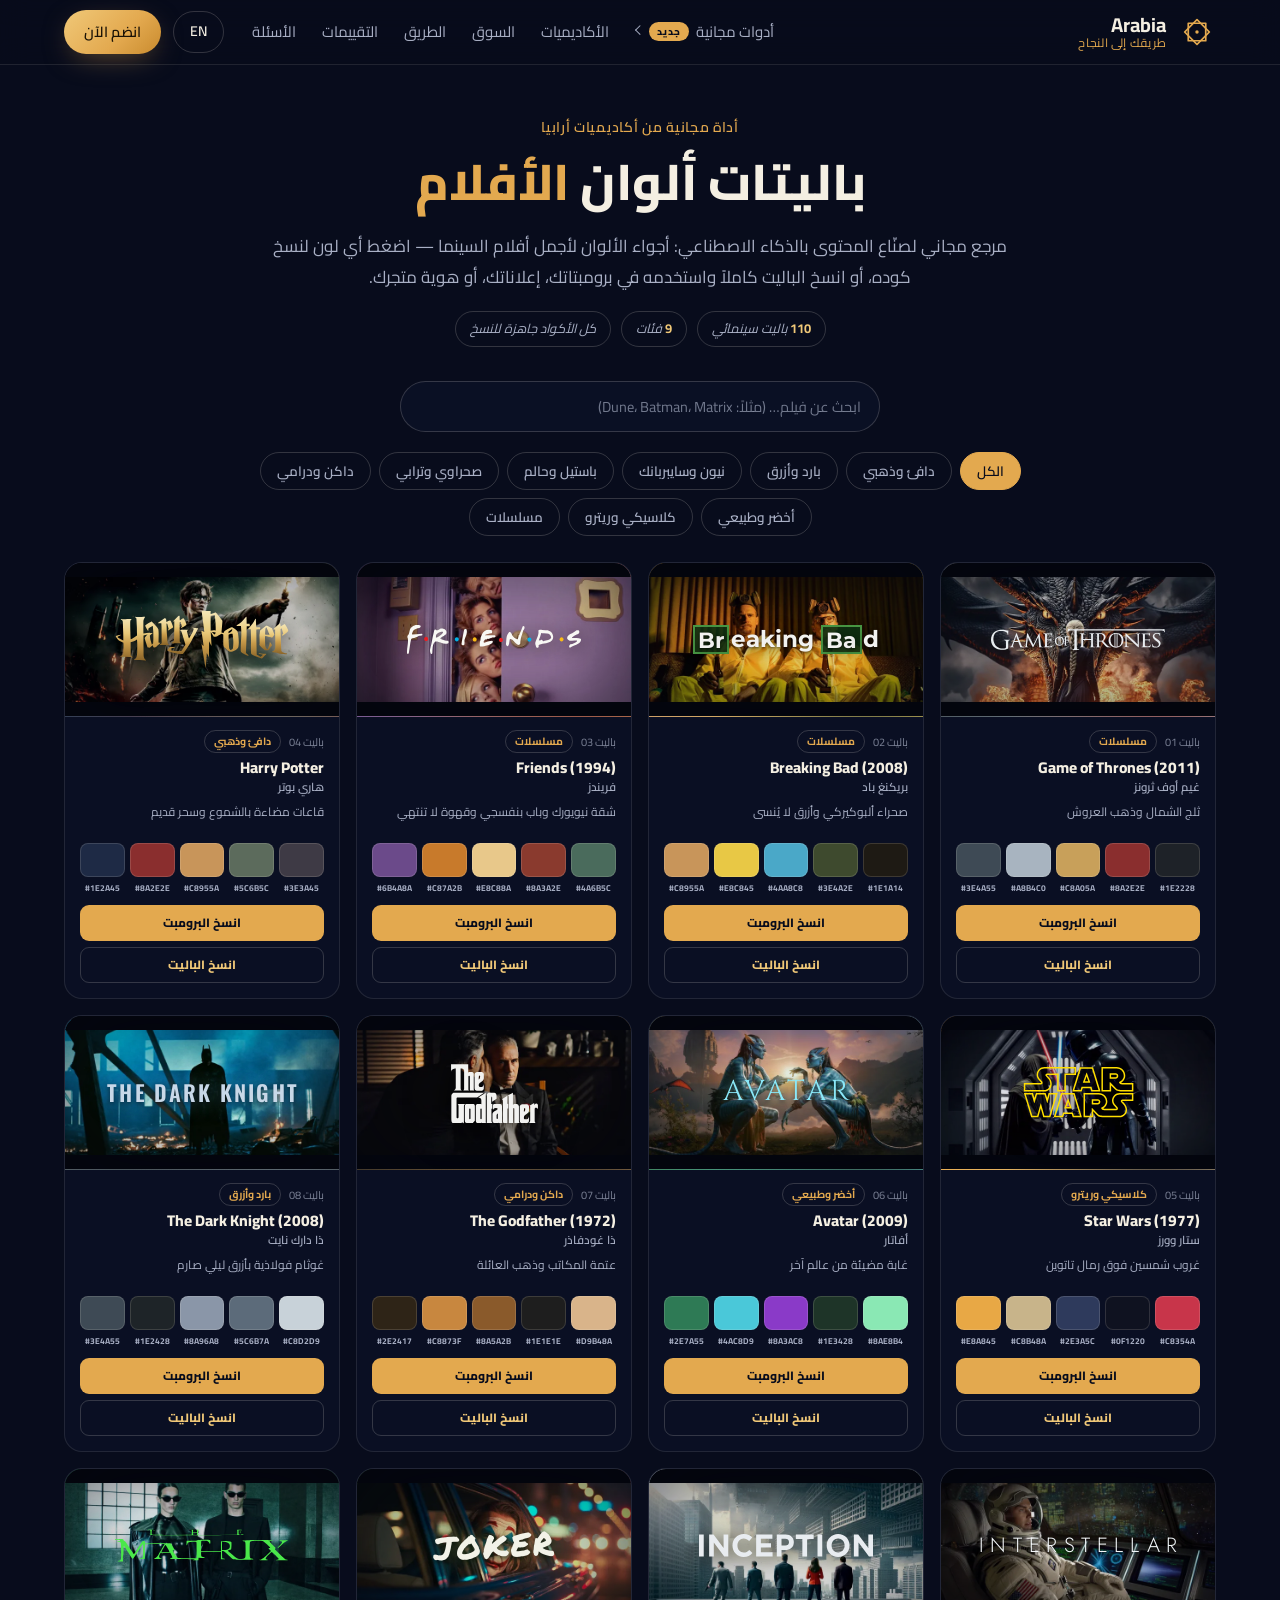
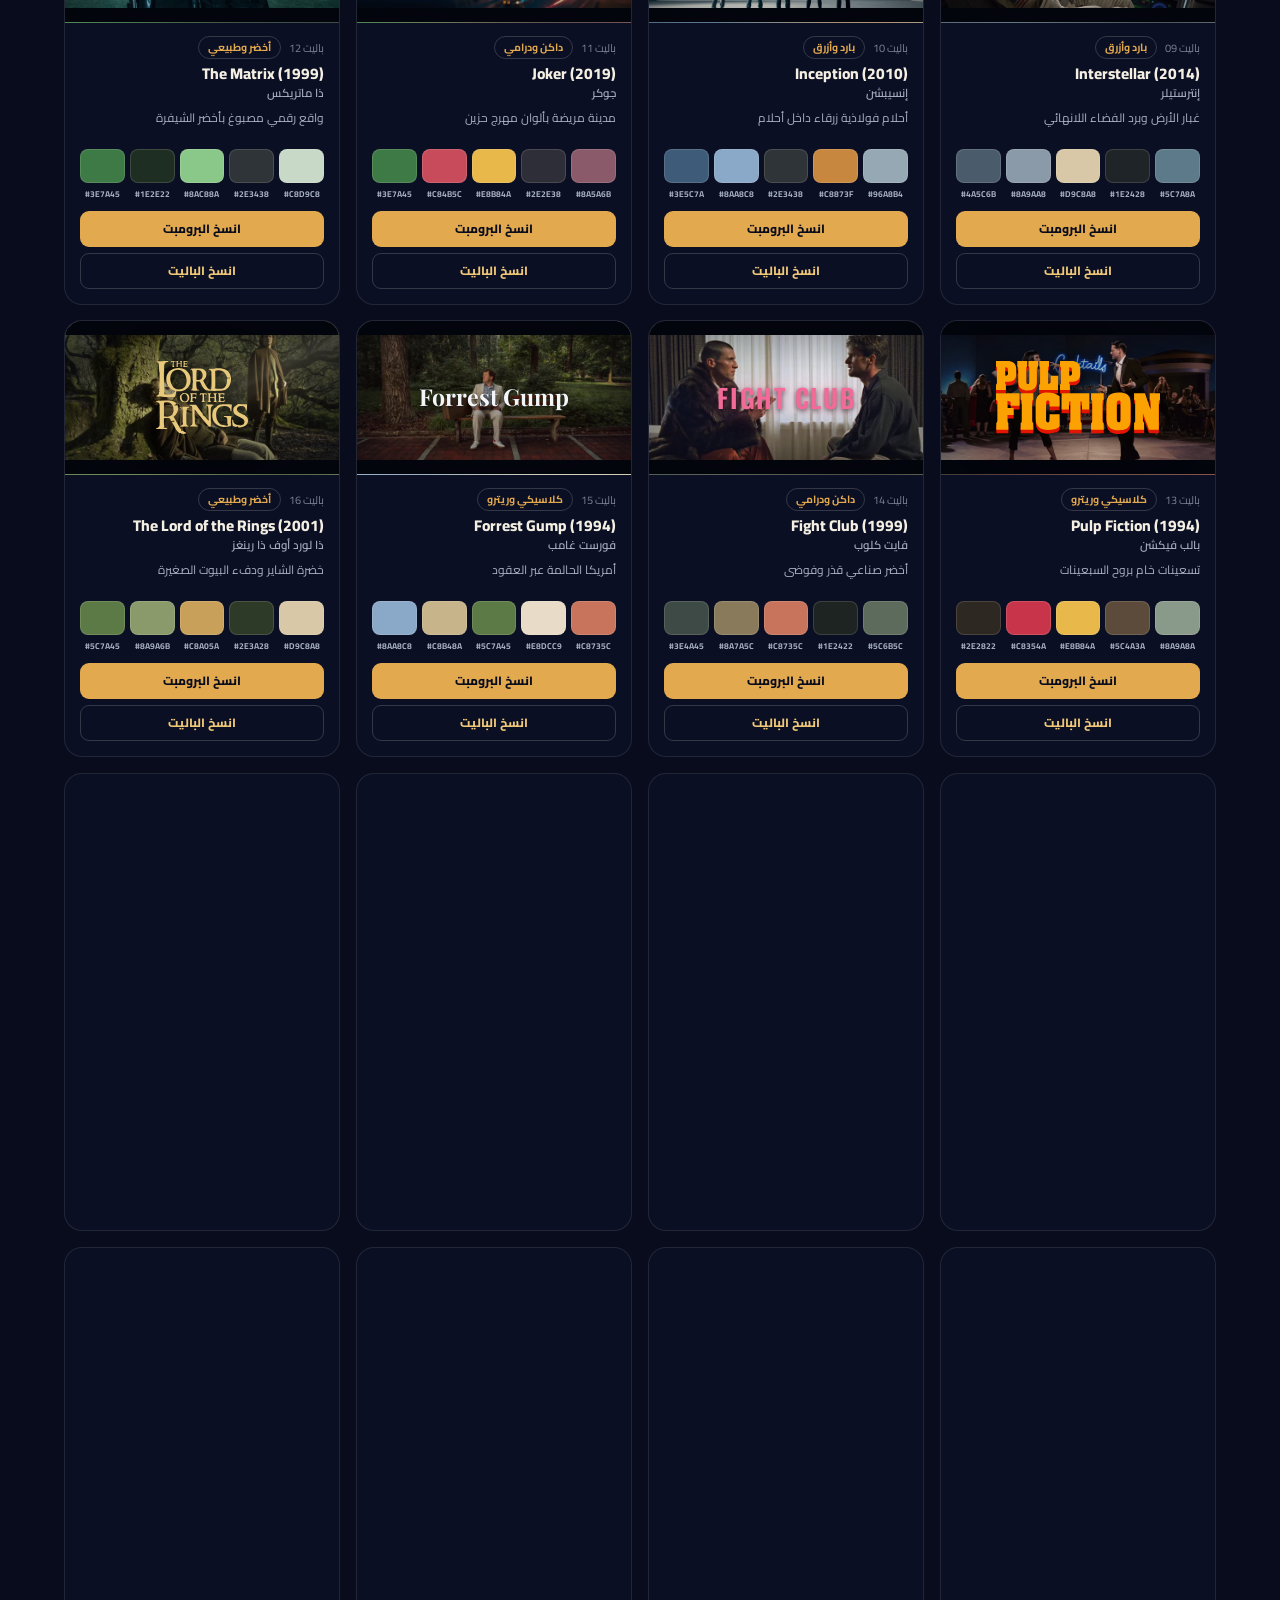
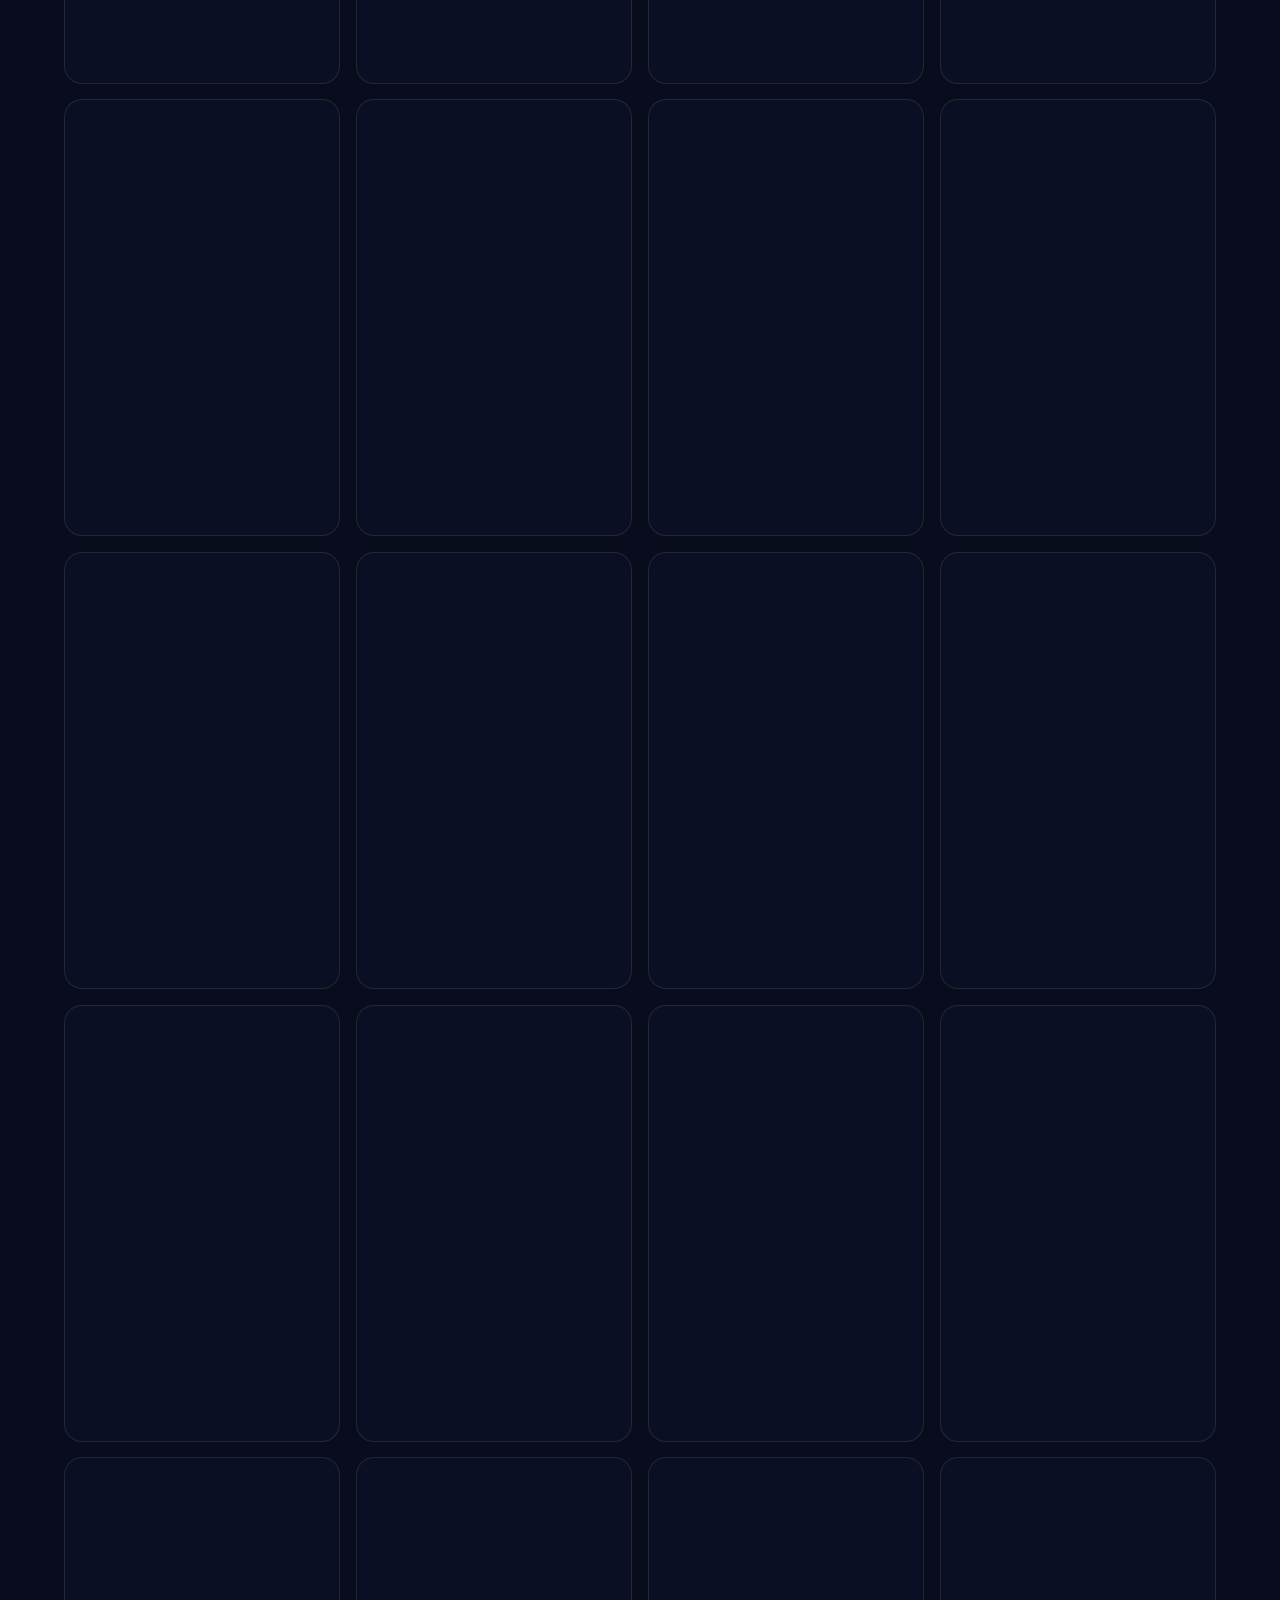
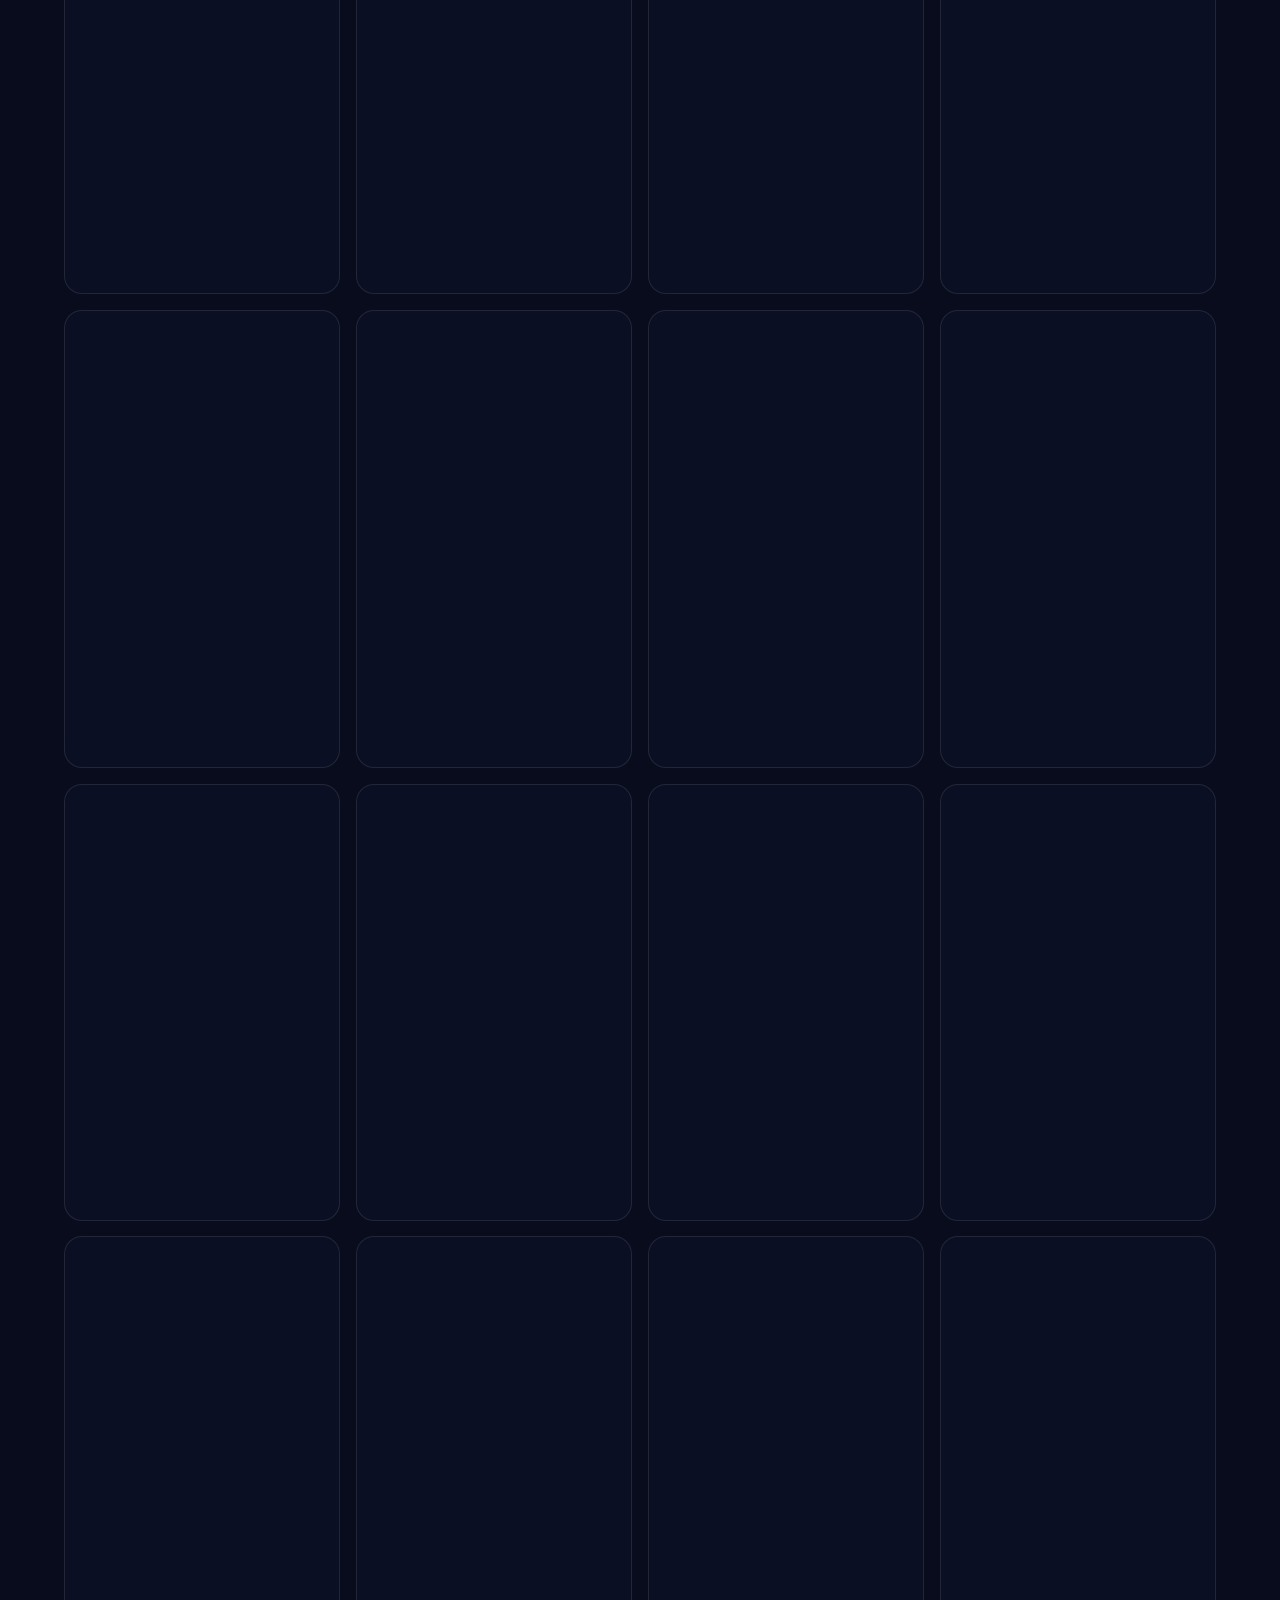
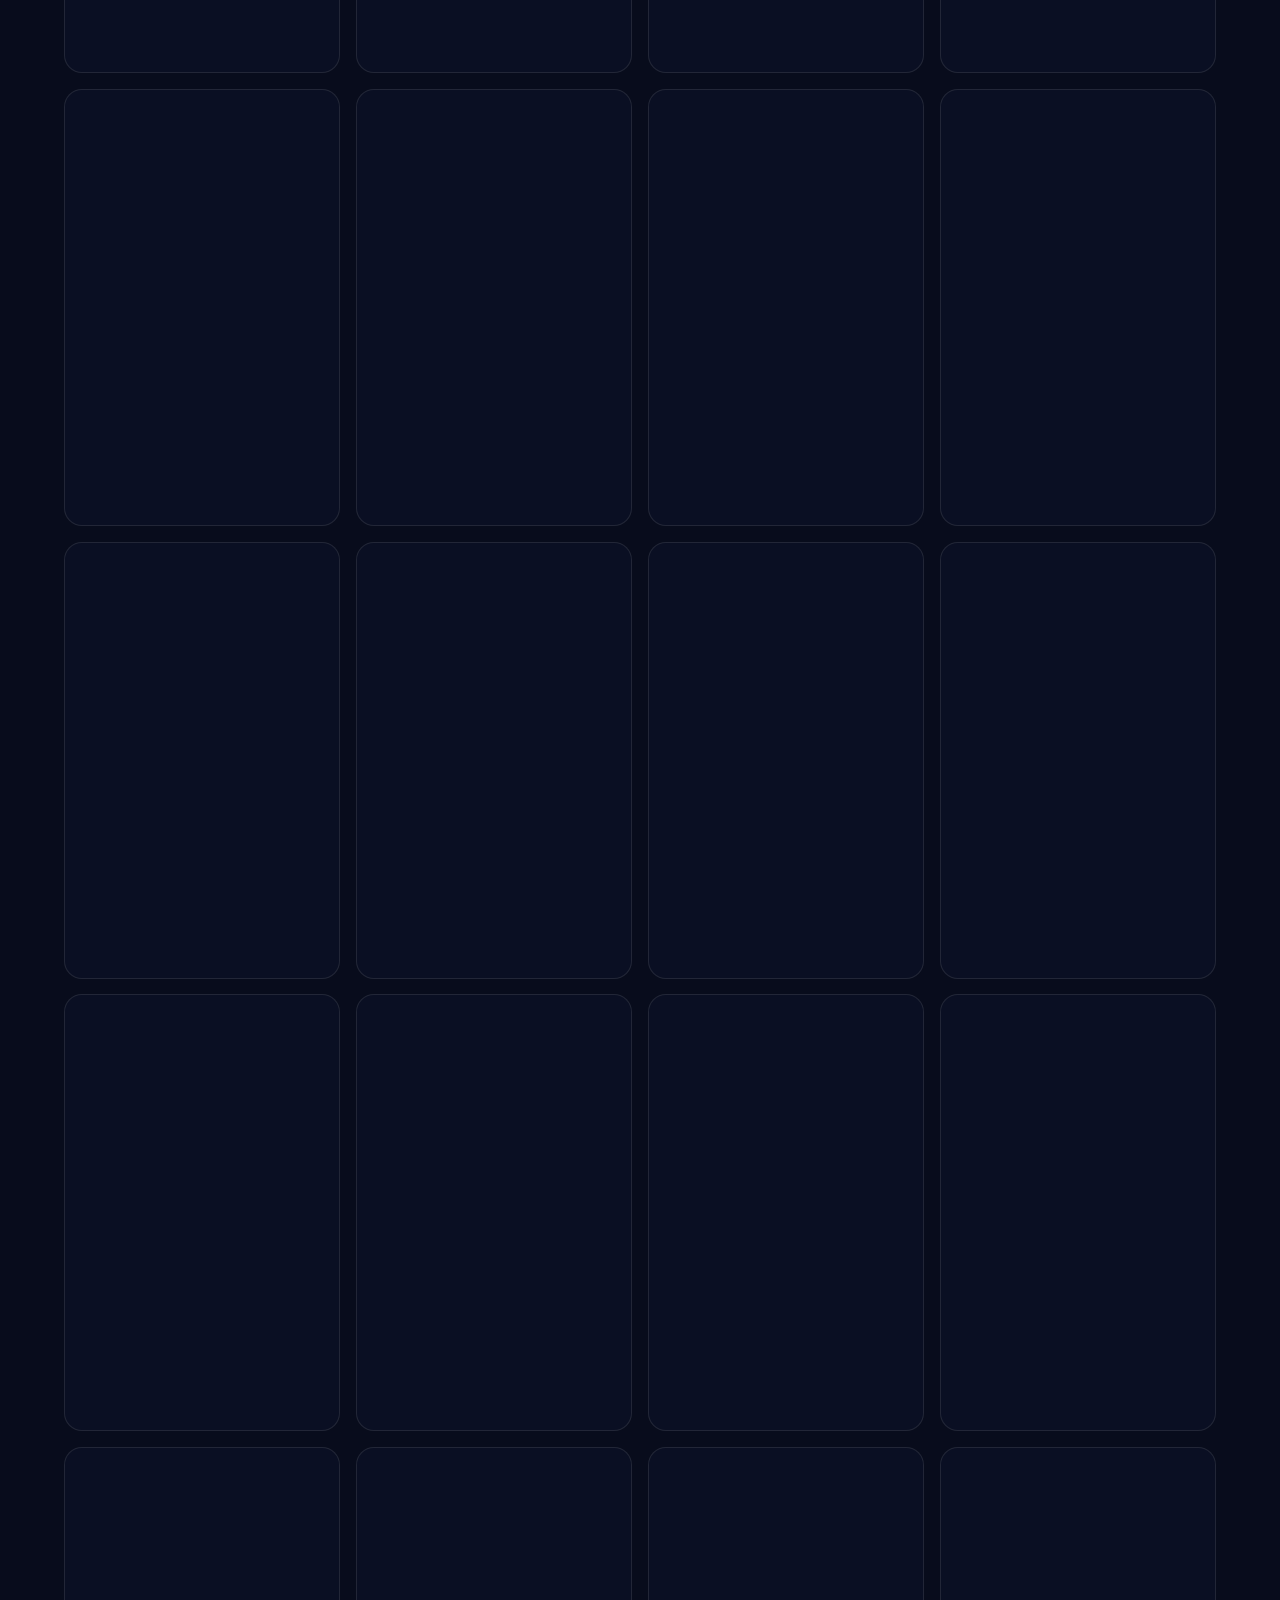
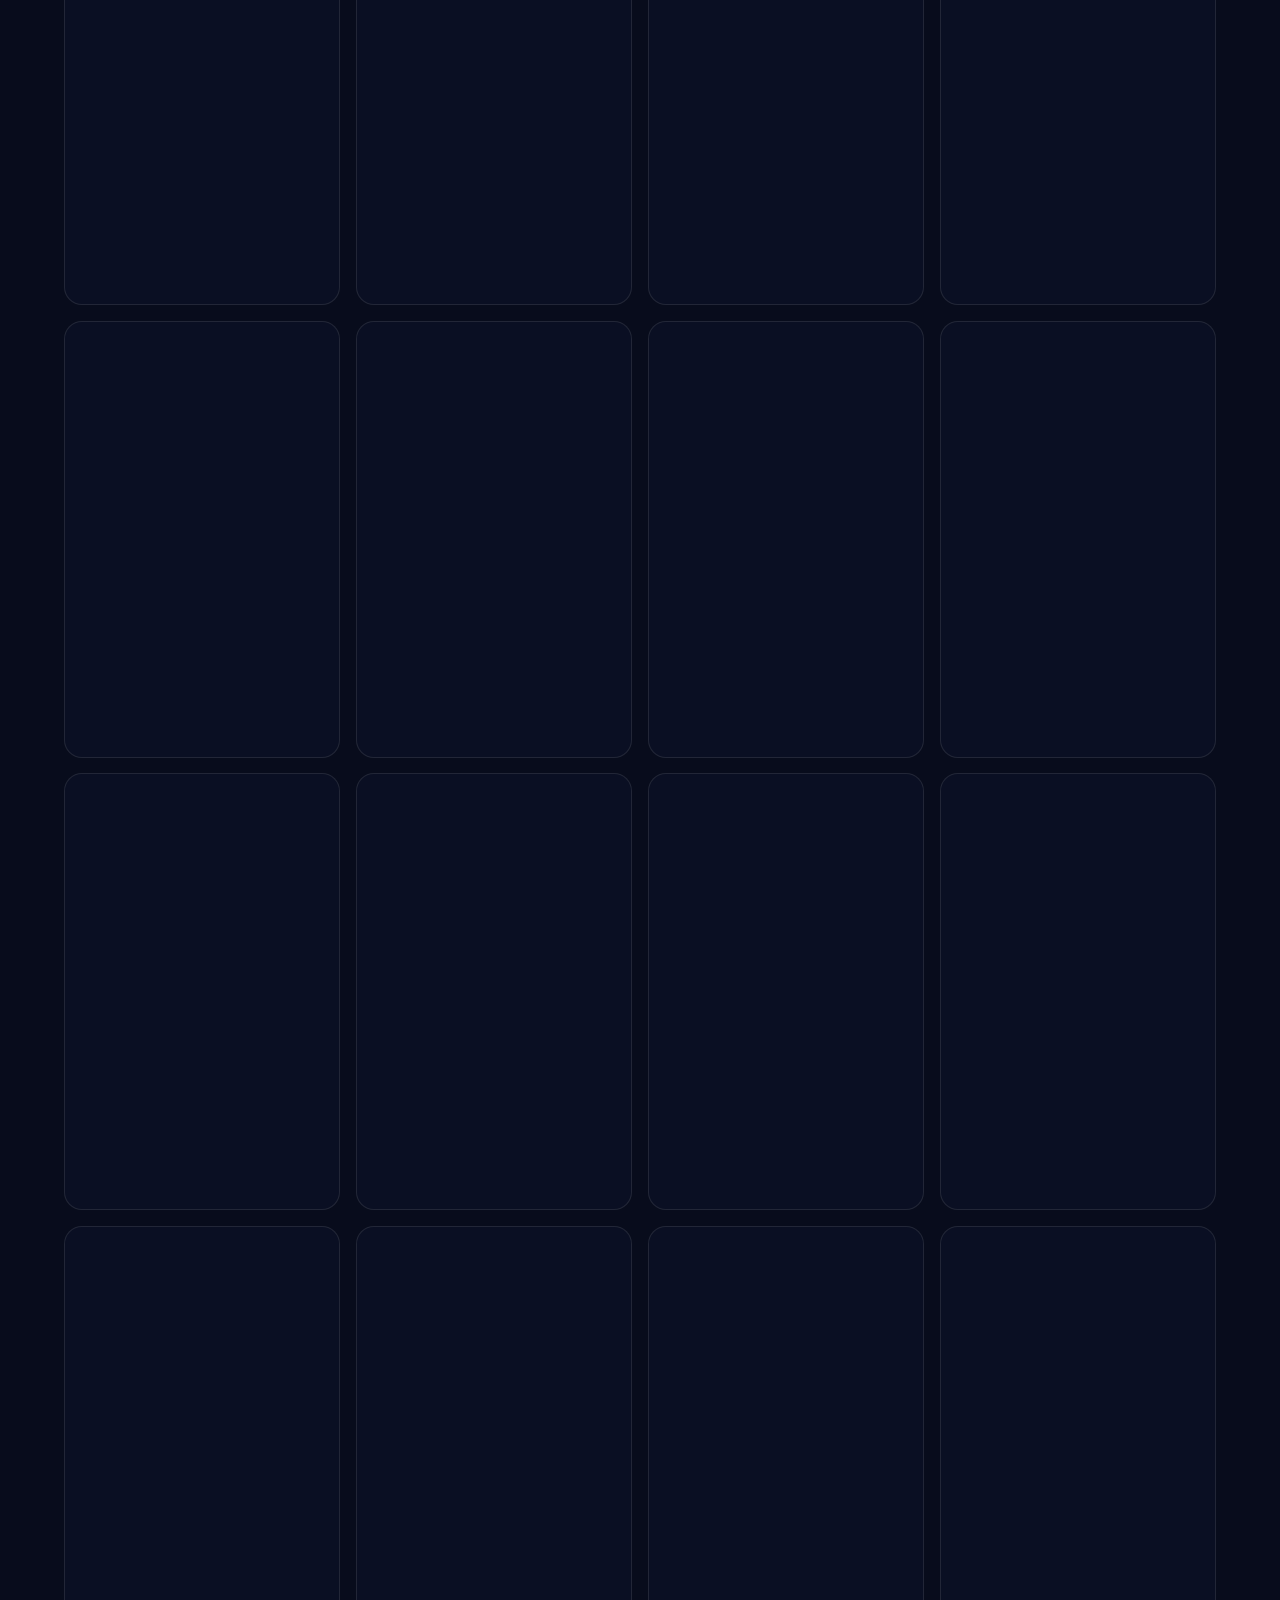
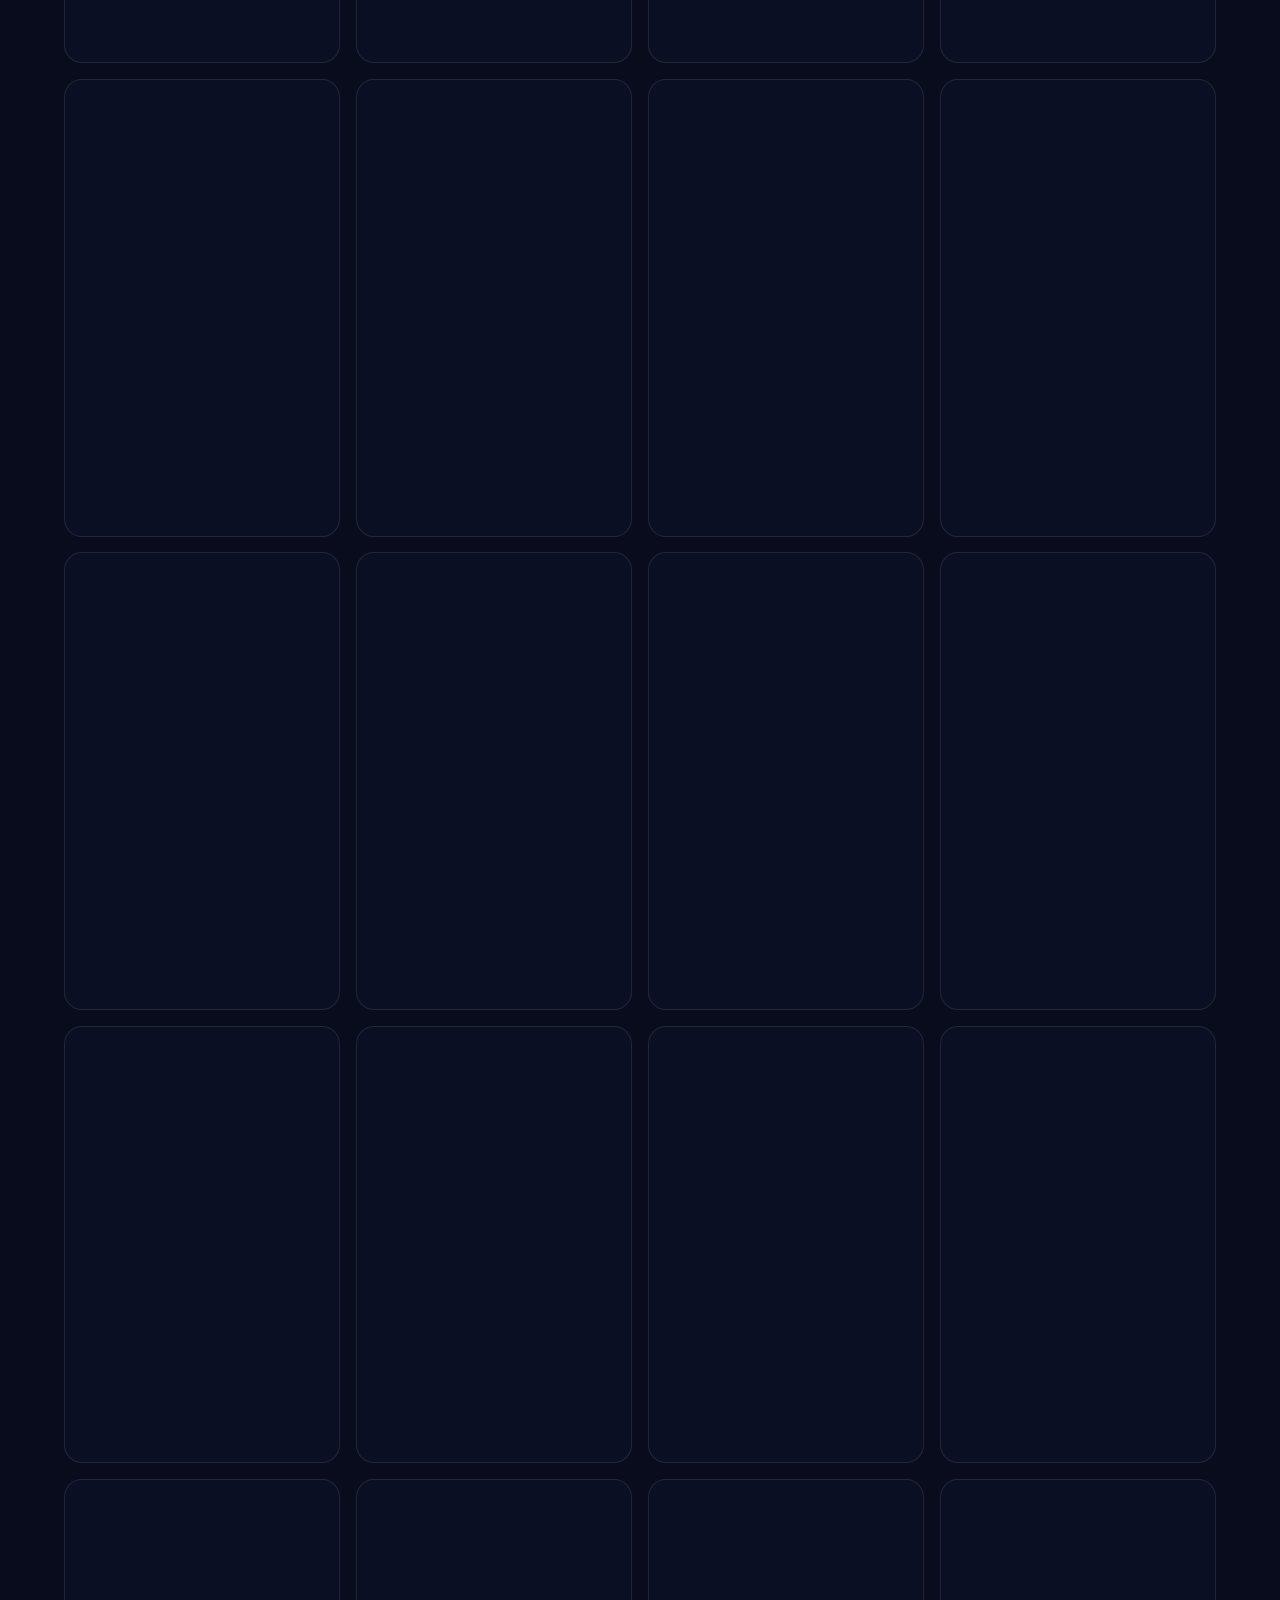
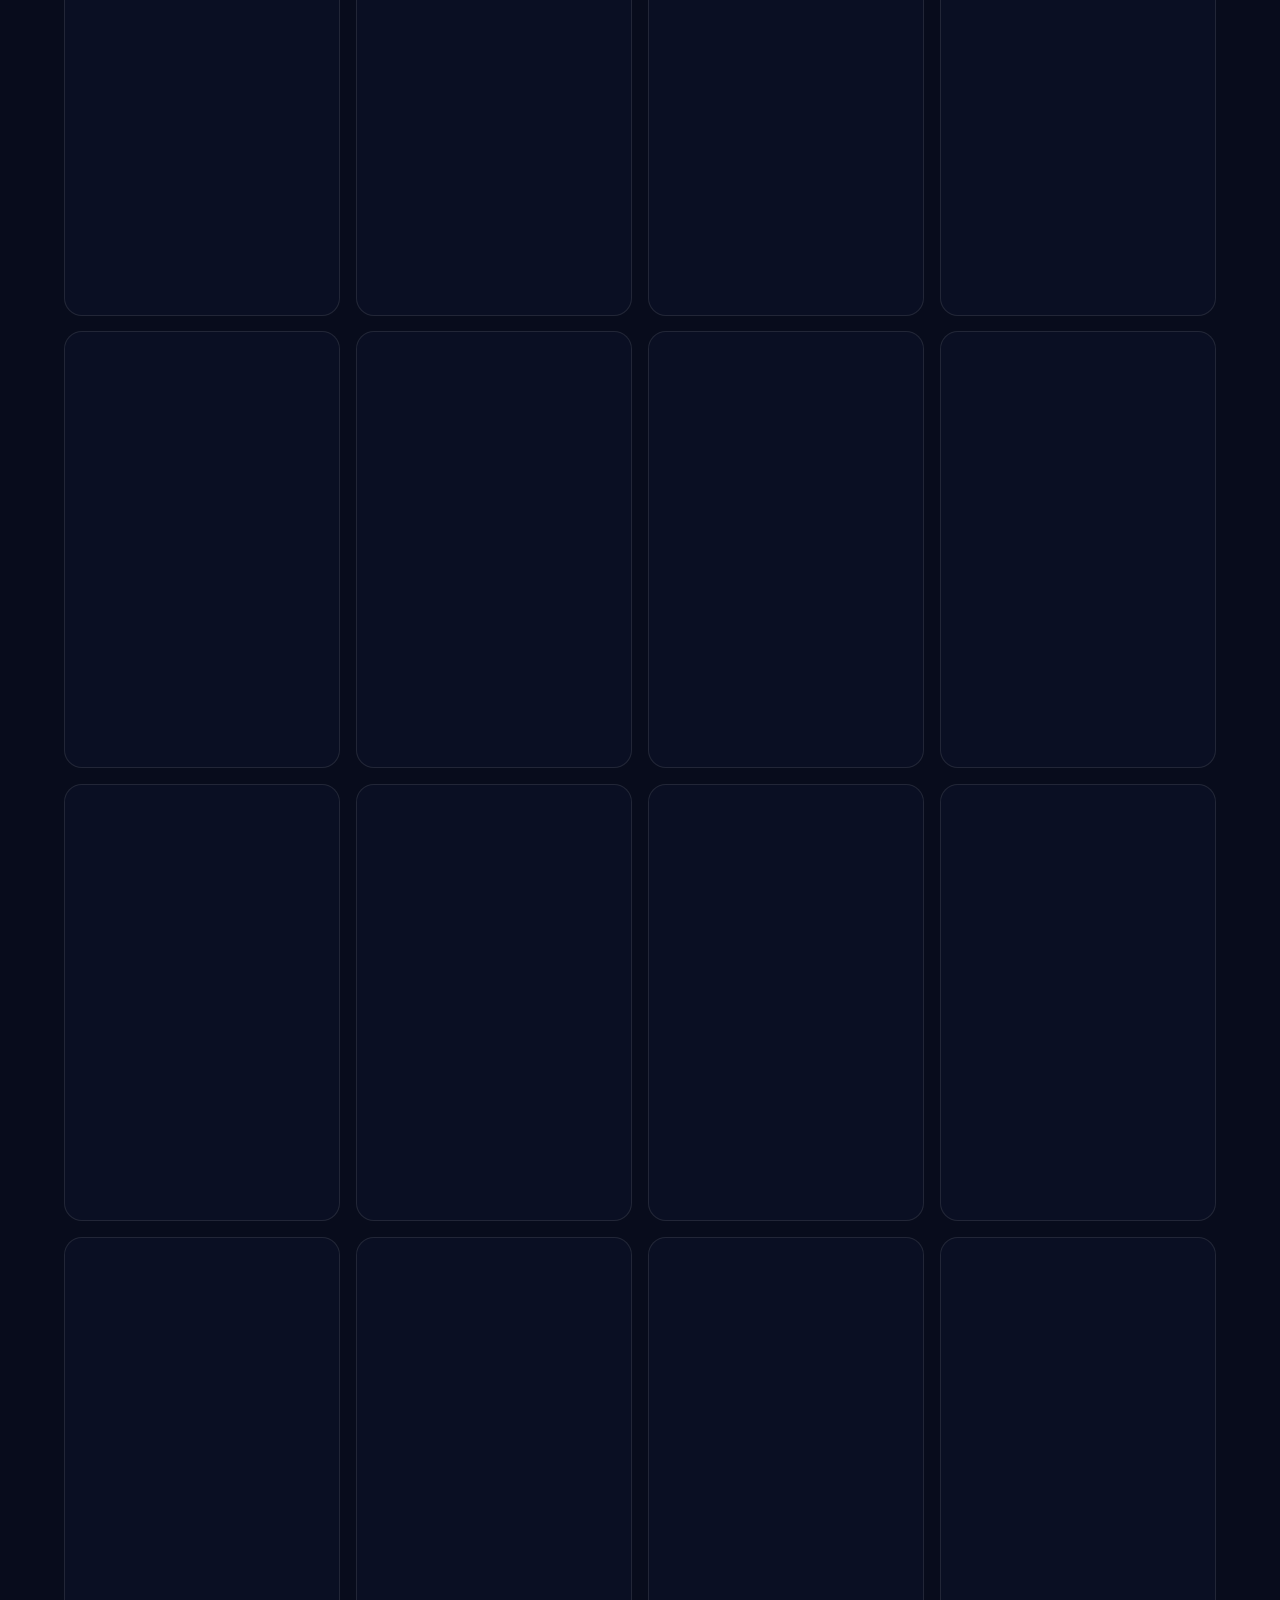
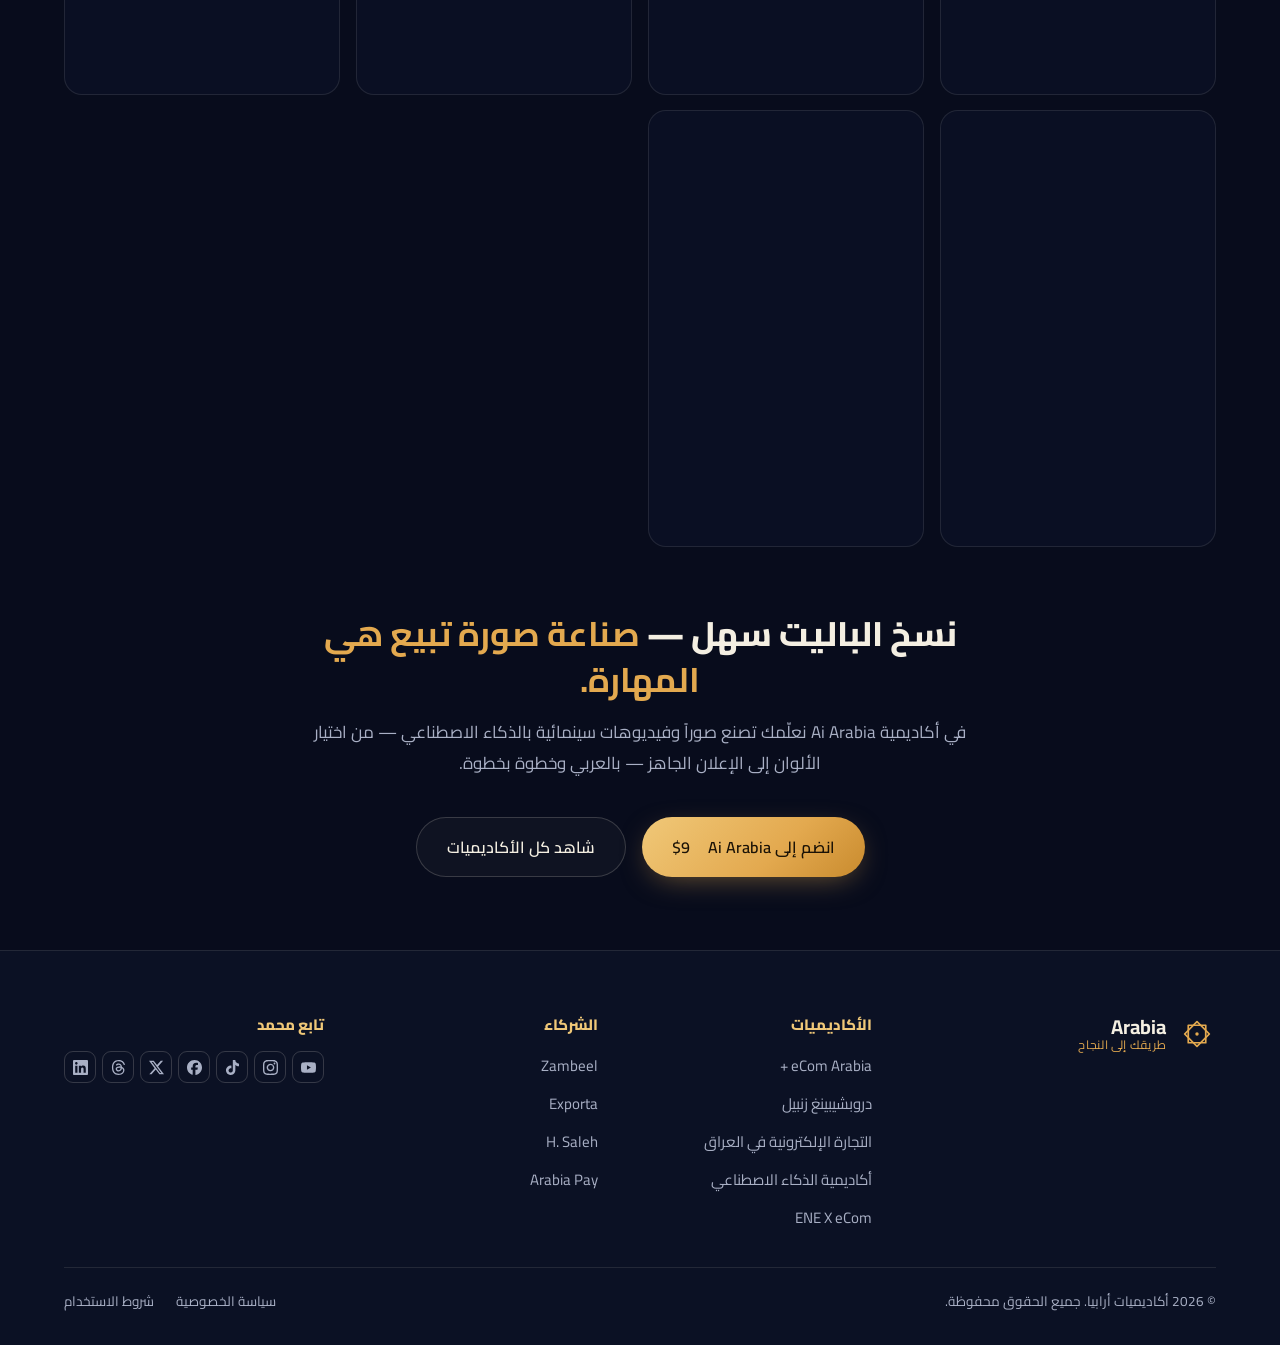
<file: tools/colors/index.html>
<!DOCTYPE html>
<html lang="ar" dir="rtl">
<head>
  <meta charset="UTF-8">
  <meta name="viewport" content="width=device-width, initial-scale=1.0">
  <title>باليتات ألوان الأفلام — 110 باليت سينمائي جاهز للنسخ | Arabia Academies</title>
  <meta name="description" content="مكتبة مجانية: 110 باليت ألوان مستوحى من أشهر الأفلام المعروفة بتصويرها السينمائي — Dune، Batman، The Matrix وغيرها. اضغط أي لون لنسخ كوده واستخدمه في برومبتاتك وإعلاناتك.">
  <link rel="canonical" href="https://odehofficial.com/tools/colors/">
  <meta property="og:type" content="website">
  <meta property="og:url" content="https://odehofficial.com/tools/colors/">
  <meta property="og:title" content="🎨 باليتات ألوان الأفلام — 110 باليت سينمائي جاهز للنسخ">
  <meta property="og:description" content="ألوان Dune وBatman وThe Matrix وأجمل أفلام السينما — كل كود جاهز للنسخ لبرومبتاتك وإعلاناتك. مجاناً.">
  <meta property="og:image" content="https://odehofficial.com/assets/og/colors.png">
  <meta name="twitter:card" content="summary_large_image">
  <link rel="icon" type="image/png" href="/assets/favicon.png">
  <link rel="preload" href="/assets/fonts/cairo-800-arabic.woff2" as="font" type="font/woff2" crossorigin>
  <link rel="preload" href="/assets/fonts/cairo-600-arabic.woff2" as="font" type="font/woff2" crossorigin>
  <link rel="preload" href="/assets/fonts/cairo-400-arabic.woff2" as="font" type="font/woff2" crossorigin>
  <link rel="stylesheet" href="/css/style.css">
  <script>
    try { if (localStorage.getItem("aa-lang") === "en") {
      document.documentElement.lang = "en"; document.documentElement.dir = "ltr";
    } } catch (e) {}
  </script>
  <style>
    .cl-main{ position:relative; padding-top:86px }
    .cl-hero{ text-align:center; padding:30px var(--pad) 10px; max-width:880px; margin-inline:auto }
    .cl-hero h1{
      font-family:var(--f-display); font-weight:800;
      font-size:clamp(28px, 4.8vw, 50px); line-height:1.18;
    }
    .cl-hero h1 b{ color:var(--gold); font-weight:800 }
    .cl-hero .eyebrow{ margin-bottom:10px }
    .cl-sub{ color:var(--muted); font-size:clamp(14.5px,1.8vw,17px); line-height:1.85; margin-top:14px }
    .cl-stats{
      display:flex; justify-content:center; gap:10px; flex-wrap:wrap; margin-top:18px;
      color:var(--muted); font-size:13px;
    }
    .cl-stats span{ border:1px solid var(--line-2); border-radius:999px; padding:6px 14px }
    .cl-stats b{ color:var(--gold-2); font-family:var(--f-mono) }

    /* ---------- search ---------- */
    .cl-search{ display:flex; justify-content:center; margin:24px auto 0; padding-inline:var(--pad) }
    .cl-search label{
      display:flex; align-items:center; gap:10px;
      width:min(480px, 100%);
      background:rgba(13,19,42,.65); border:1px solid var(--line-2); border-radius:999px;
      padding:11px 18px; transition:border-color .2s;
    }
    .cl-search label:focus-within{ border-color:var(--gold) }
    .cl-search input{
      flex:1; min-width:0; background:none; border:none; outline:none;
      color:var(--text); font-family:var(--f-body); font-size:14.5px;
    }
    .cl-search input::placeholder{ color:rgba(169,176,197,.65) }

    /* ---------- category filters ---------- */
    .cl-filters{
      display:flex; flex-wrap:wrap; justify-content:center; gap:8px;
      max-width:940px; margin:20px auto 6px; padding-inline:var(--pad);
    }
    .cl-filters button{
      border:1px solid var(--line-2); border-radius:999px;
      padding:7px 16px; color:var(--muted); font-size:13.5px; font-weight:600; font-family:var(--f-body);
      transition:border-color .2s, color .2s, background .2s;
    }
    .cl-filters button:hover{ border-color:var(--gold); color:var(--gold-2) }
    .cl-filters button.active{ background:var(--gold); border-color:var(--gold); color:#080C1C }

    /* ---------- cards grid ---------- */
    .cl-grid{
      display:grid; grid-template-columns:repeat(4, 1fr);
      gap:16px; max-width:1420px; margin:26px auto 0; padding-inline:var(--pad);
    }
    .cl-empty{ grid-column:1/-1; text-align:center; color:var(--muted); padding:50px 0 }
    .cl-card{
      background:rgba(13,19,42,.55); border:1px solid var(--line); border-radius:18px;
      overflow:hidden; content-visibility:auto; contain-intrinsic-size: 400px;
      transition:border-color .25s, transform .25s;
    }
    .cl-card:hover{ border-color:var(--line-2); transform:translateY(-3px) }

    /* the cinematic mood frame */
    .cl-frame{
      position:relative; aspect-ratio:16/9; overflow:hidden;
      border-bottom:1px solid var(--line);
      container-type:inline-size;
    }
    .cl-frame::after{ /* vignette */
      content:""; position:absolute; inset:0;
      box-shadow:inset 0 0 70px 18px rgba(4,6,14,.55);
    }
    .cl-frame > img{
      position:absolute; inset:0; width:100%; height:100%;
      object-fit:cover; display:block;
    }
    .cl-frame > i, .cl-frame > b{ /* letterbox bars */
      position:absolute; inset-inline:0; height:9%;
      background:#04060E;
    }
    .cl-frame > i{ top:0 } .cl-frame > b{ bottom:0 }


    /* ---------- poster-style title treatments ---------- */
    @font-face{ font-family:"TT Cinzel"; src:url("/assets/fonts/cinzel-glad.woff2") format("woff2"); font-weight:700; font-display:swap }
    @font-face{ font-family:"TT Playfair"; src:url("/assets/fonts/playfair-amelie.woff2") format("woff2"); font-weight:700; font-display:swap }
    @font-face{ font-family:"TT Oswald"; src:url("/assets/fonts/oswald-ouatih.woff2") format("woff2"); font-weight:600; font-display:swap }
    @font-face{ font-family:"TT Zilla"; src:url("/assets/fonts/zilla-her.woff2") format("woff2"); font-weight:600; font-display:swap }
    .cl-title{
      position:absolute; inset:9% 0; z-index:2; direction:ltr;
      display:flex; flex-direction:column; align-items:center; justify-content:center;
      text-align:center; pointer-events:none; padding:0 6%; line-height:1.06;
    }
    @font-face{ font-family:"TT Jost"; src:url("/assets/fonts/tt-jost3.woff2") format("woff2"); font-weight:300; font-style:normal; font-display:swap }
    @font-face{ font-family:"TT Jost"; src:url("/assets/fonts/tt-jost5.woff2") format("woff2"); font-weight:500; font-style:normal; font-display:swap }
    @font-face{ font-family:"TT Cinzel Full"; src:url("/assets/fonts/tt-cinzel4.woff2") format("woff2"); font-weight:400; font-style:normal; font-display:swap }
    @font-face{ font-family:"TT Cinzel Full"; src:url("/assets/fonts/tt-cinzel7.woff2") format("woff2"); font-weight:700; font-style:normal; font-display:swap }
    @font-face{ font-family:"TT Play"; src:url("/assets/fonts/tt-play7.woff2") format("woff2"); font-weight:700; font-style:normal; font-display:swap }
    @font-face{ font-family:"TT Play"; src:url("/assets/fonts/tt-play9.woff2") format("woff2"); font-weight:900; font-style:normal; font-display:swap }
    @font-face{ font-family:"TT Play Italic"; src:url("/assets/fonts/tt-playi.woff2") format("woff2"); font-weight:700; font-style:italic; font-display:swap }
    @font-face{ font-family:"TT Oswald Full"; src:url("/assets/fonts/tt-oswald.woff2") format("woff2"); font-weight:600; font-style:normal; font-display:swap }
    @font-face{ font-family:"TT Orbitron"; src:url("/assets/fonts/tt-orbitron.woff2") format("woff2"); font-weight:600; font-style:normal; font-display:swap }
    @font-face{ font-family:"TT Michroma"; src:url("/assets/fonts/tt-michroma.woff2") format("woff2"); font-weight:400; font-style:normal; font-display:swap }
    @font-face{ font-family:"TT Alfa"; src:url("/assets/fonts/tt-alfa.woff2") format("woff2"); font-weight:400; font-style:normal; font-display:swap }
    @font-face{ font-family:"TT Kaushan"; src:url("/assets/fonts/tt-kaushan.woff2") format("woff2"); font-weight:400; font-style:normal; font-display:swap }
    @font-face{ font-family:"TT Vibes"; src:url("/assets/fonts/tt-vibes.woff2") format("woff2"); font-weight:400; font-style:normal; font-display:swap }
    @font-face{ font-family:"TT Pacifico"; src:url("/assets/fonts/tt-pacifico.woff2") format("woff2"); font-weight:400; font-style:normal; font-display:swap }
    @font-face{ font-family:"TT Bangers"; src:url("/assets/fonts/tt-bangers.woff2") format("woff2"); font-weight:400; font-style:normal; font-display:swap }
    @font-face{ font-family:"TT Berkshire"; src:url("/assets/fonts/tt-berkshire.woff2") format("woff2"); font-weight:400; font-style:normal; font-display:swap }
    @font-face{ font-family:"TT Marker"; src:url("/assets/fonts/tt-marker.woff2") format("woff2"); font-weight:400; font-style:normal; font-display:swap }
    @font-face{ font-family:"TT Yellowtail"; src:url("/assets/fonts/tt-yellowtail.woff2") format("woff2"); font-weight:400; font-style:normal; font-display:swap }
    @font-face{ font-family:"TT Pirata"; src:url("/assets/fonts/tt-pirata.woff2") format("woff2"); font-weight:400; font-style:normal; font-display:swap }
    .cl-tt-arr{ font-family:"TT Jost",sans-serif; font-weight:300; font-size:9cqw; letter-spacing:.45em; text-indent:.45em; color:#D9E4E8; text-shadow:0 2px 16px rgba(0,0,0,.75), 0 1px 3px rgba(0,0,0,.55) }
    .cl-tt-ac{ font-family:"TT Jost",sans-serif; font-weight:500; font-size:8cqw; letter-spacing:.16em; text-indent:.16em; color:#4AC8B8; text-shadow:0 2px 14px rgba(0,0,0,.5), 0 0 18px rgba(74,200,184,.35) }
    .cl-tt-ab{ font-family:"TT Oswald Full",sans-serif; font-weight:600; font-size:8cqw; letter-spacing:.08em; text-indent:.08em; color:#FF8AD5; text-shadow:0 0 22px rgba(255,107,213,.8), 0 0 8px rgba(138,210,248,.6), 0 2px 4px rgba(0,0,0,.5) }
    .cl-tt-ava{ font-family:Papyrus,"TT Cinzel Full",fantasy; font-size:10.5cqw; letter-spacing:.12em; text-indent:.12em; color:#8AE8F8; text-shadow:0 0 26px rgba(74,200,217,.75), 0 0 10px rgba(138,232,248,.5), 0 2px 4px rgba(0,0,0,.5) }
    .cl-tt-ban{ font-family:"TT Play",serif; font-weight:700; font-size:8cqw; letter-spacing:.08em; color:#E8C84A; text-shadow:0 2px 16px rgba(0,0,0,.75), 0 1px 3px rgba(0,0,0,.55) }
    .cl-tt-bar{ font-family:"TT Pacifico",cursive; font-size:14cqw; color:#FF8AC8; text-shadow:0 0 24px rgba(255,138,200,.65), 0 3px 6px rgba(180,40,120,.5) }
    .cl-tt-bb{ font-family:"TT Cinzel Full",serif; font-weight:400; font-size:6.5cqw; letter-spacing:.06em; color:#E8DCC8; gap:1cqw; text-shadow:0 2px 16px rgba(0,0,0,.75), 0 1px 3px rgba(0,0,0,.55) }
    .cl-tt-bs{ font-family:"TT Cinzel Full",serif; font-weight:400; font-size:8.5cqw; letter-spacing:.2em; text-indent:.2em; color:#F2E4E8; text-shadow:0 2px 16px rgba(0,0,0,.75), 0 1px 3px rgba(0,0,0,.55) }
    .cl-tt-br49{ font-family:"TT Michroma",sans-serif; font-size:12cqw; letter-spacing:.1em; text-indent:.1em; color:#E8894A; gap:.8cqw; text-shadow:0 0 26px rgba(232,115,43,.7), 0 2px 5px rgba(0,0,0,.6) }
    .cl-tt-cas{ font-family:"TT Yellowtail",cursive; font-size:12cqw; color:#F2EFE2; text-shadow:0 2px 16px rgba(0,0,0,.75), 0 1px 3px rgba(0,0,0,.55) }
    .cl-tt-cho{ font-family:"TT Play Italic",serif; font-style:italic; font-weight:700; font-size:10cqw; color:#E8B88A; text-shadow:0 2px 16px rgba(0,0,0,.75), 0 1px 3px rgba(0,0,0,.55) }
    .cl-tt-cp{ font-family:"TT Play Italic",serif; font-style:italic; font-weight:700; font-size:8cqw; color:#F2C879; text-shadow:0 2px 16px rgba(0,0,0,.75), 0 1px 3px rgba(0,0,0,.55) }
    .cl-tt-ct{ font-family:"TT Kaushan",cursive; font-size:7.5cqw; color:#A8E0B8; gap:1cqw; text-shadow:0 0 20px rgba(62,122,69,.6), 0 2px 5px rgba(0,0,0,.65) }
    .cl-tt-dl{ font-family:"TT Jost",sans-serif; font-weight:500; font-size:7.2cqw; letter-spacing:.1em; color:#F2C845; gap:.5cqw; text-shadow:0 2px 16px rgba(0,0,0,.75), 0 1px 3px rgba(0,0,0,.55) }
    .cl-tt-drv{ font-family:"TT Kaushan",cursive; font-size:15cqw; color:#F26BC8; transform:rotate(-4deg); text-shadow:0 0 24px rgba(242,107,200,.55), 0 2px 4px rgba(0,0,0,.6) }
    .cl-tt-dpt{ font-family:"TT Jost",sans-serif; font-weight:300; font-size:13cqw; letter-spacing:.34em; text-indent:.34em; color:#E8D2B0; gap:.4cqw; text-shadow:0 2px 16px rgba(0,0,0,.75), 0 1px 3px rgba(0,0,0,.55) }
    .cl-tt-es{ font-family:"TT Pirata",cursive; font-size:8.5cqw; color:#C8D8E8; text-shadow:0 0 20px rgba(138,168,200,.5), 0 2px 5px rgba(0,0,0,.7) }
    .cl-tt-ess{ font-family:"TT Kaushan",cursive; font-size:6.8cqw; color:#8AD2F8; line-height:1.25; text-shadow:0 2px 16px rgba(0,0,0,.75), 0 1px 3px rgba(0,0,0,.55) }
    .cl-tt-fc{ font-family:"TT Oswald Full",sans-serif; font-weight:600; font-size:9.5cqw; letter-spacing:.06em; text-indent:.06em; color:#F26B98; text-shadow:0 0 22px rgba(242,107,152,.6), 0 2px 5px rgba(0,0,0,.65) }
    .cl-tt-gdt{ font-family:"TT Jost",sans-serif; font-weight:300; font-size:7cqw; letter-spacing:.14em; color:#D9E848; gap:1cqw; text-shadow:0 2px 16px rgba(0,0,0,.75), 0 1px 3px rgba(0,0,0,.55) }
    .cl-tt-gg{ font-family:"TT Jost",sans-serif; font-weight:300; font-size:8.5cqw; letter-spacing:.3em; text-indent:.3em; color:#C8D2D9; text-shadow:0 2px 16px rgba(0,0,0,.75), 0 1px 3px rgba(0,0,0,.55) }
    .cl-tt-gbh{ font-family:"TT Jost",sans-serif; font-weight:500; font-size:6.8cqw; letter-spacing:.12em; color:#F2A8C8; gap:.6cqw; text-shadow:0 2px 16px rgba(0,0,0,.75), 0 1px 3px rgba(0,0,0,.55) }
    .cl-tt-gog{ font-family:"TT Oswald Full",sans-serif; font-weight:600; font-size:8.5cqw; letter-spacing:.06em; color:#F2C845; gap:.6cqw; text-shadow:0 0 20px rgba(232,115,43,.55), 0 2px 5px rgba(0,0,0,.65) }
    .cl-tt-inc{ font-family:"TT Jost",sans-serif; font-weight:500; font-size:8.5cqw; letter-spacing:.18em; text-indent:.18em; color:#C8D8E8; text-shadow:0 0 20px rgba(138,168,200,.5), 0 2px 4px rgba(0,0,0,.65) }
    .cl-tt-int{ font-family:"TT Jost",sans-serif; font-weight:300; font-size:7.5cqw; letter-spacing:.32em; text-indent:.32em; color:#F2F6F8; text-shadow:0 2px 16px rgba(0,0,0,.75), 0 1px 3px rgba(0,0,0,.55) }
    .cl-tt-jw{ font-family:"TT Cinzel Full",serif; font-weight:400; font-size:9cqw; letter-spacing:.22em; text-indent:.22em; color:#E8ECF2; text-shadow:0 0 18px rgba(94,120,199,.5), 0 2px 4px rgba(0,0,0,.65) }
    .cl-tt-jok{ font-family:"TT Marker",cursive; font-size:12cqw; letter-spacing:.04em; color:#F2F2E8; transform:rotate(-3deg); text-shadow:0 0 20px rgba(62,122,69,.6), 0 2px 5px rgba(0,0,0,.7) }
    .cl-tt-lll{ font-family:"TT Vibes",cursive; font-size:13cqw; color:#F8F4F0; text-shadow:0 0 22px rgba(232,180,74,.55), 0 2px 5px rgba(0,0,0,.6) }
    .cl-tt-loa{ font-family:"TT Cinzel Full",serif; font-weight:700; font-size:9cqw; letter-spacing:.1em; color:#E8C87A; gap:.6cqw; text-shadow:0 2px 16px rgba(0,0,0,.75), 0 1px 3px rgba(0,0,0,.55) }
    .cl-tt-lw{ font-family:"TT Play",serif; font-weight:700; font-size:8cqw; letter-spacing:.12em; text-indent:.12em; color:#F2E8D8; text-shadow:0 2px 16px rgba(0,0,0,.75), 0 1px 3px rgba(0,0,0,.55) }
    .cl-tt-lotr{ font-family:"TT Cinzel Full",serif; font-weight:700; font-size:9cqw; letter-spacing:.08em; color:#E8C87A; gap:.5cqw; text-shadow:0 0 20px rgba(200,160,90,.5), 0 2px 5px rgba(0,0,0,.7) }
    .cl-tt-mmfr{ font-family:"TT Oswald Full",sans-serif; font-weight:600; font-size:10cqw; letter-spacing:.06em; background:linear-gradient(180deg,#F8F8F8 0%,#C8CDD2 45%,#8A9098 55%,#E8ECF0 100%); -webkit-background-clip:text; background-clip:text; color:transparent; gap:.5cqw; filter:drop-shadow(0 0 14px rgba(232,115,43,.6)) drop-shadow(0 2px 3px rgba(0,0,0,.7)) }
    .cl-tt-ma{ font-family:"TT Oswald Full",sans-serif; font-weight:600; font-size:7.8cqw; letter-spacing:.1em; text-indent:.1em; color:#F25CA8; text-shadow:0 2px 16px rgba(0,0,0,.55), 0 0 20px rgba(242,92,168,.4) }
    .cl-tt-mip{ font-family:"TT Play",serif; font-weight:700; font-size:7.5cqw; color:#F2DCA8; text-shadow:0 2px 16px rgba(0,0,0,.75), 0 1px 3px rgba(0,0,0,.55) }
    .cl-tt-mid{ font-family:"TT Play",serif; font-weight:700; font-size:8.5cqw; letter-spacing:.18em; text-indent:.18em; color:#F8F6F0; text-shadow:0 2px 18px rgba(120,90,40,.6), 0 1px 3px rgba(0,0,0,.4) }
    .cl-tt-mk{ font-family:"TT Yellowtail",cursive; font-size:10cqw; color:#F2E45C; transform:rotate(-2deg); text-shadow:0 2px 16px rgba(0,0,0,.75), 0 1px 3px rgba(0,0,0,.55) }
    .cl-tt-nc{ font-family:"TT Jost",sans-serif; font-weight:300; font-size:8.5cqw; letter-spacing:.14em; color:#E8493E; text-shadow:0 2px 16px rgba(0,0,0,.75), 0 1px 3px rgba(0,0,0,.55) }
    .cl-tt-ncfom{ font-family:"TT Jost",sans-serif; font-weight:300; font-size:8cqw; letter-spacing:.18em; color:#E8E4D8; gap:.8cqw; text-shadow:0 2px 16px rgba(0,0,0,.75), 0 1px 3px rgba(0,0,0,.55) }
    .cl-tt-old{ font-family:"TT Kaushan",cursive; font-size:11cqw; color:#C87AE8; transform:rotate(-2deg); text-shadow:0 0 22px rgba(180,74,232,.55), 0 2px 5px rgba(0,0,0,.65) }
    .cl-tt-pl{ font-family:"TT Play Italic",serif; font-style:italic; font-weight:700; font-size:8.5cqw; color:#C8E8C8; text-shadow:0 0 20px rgba(62,122,69,.55), 0 2px 5px rgba(0,0,0,.7) }
    .cl-tt-pri{ font-family:"TT Jost",sans-serif; font-weight:500; font-size:8.5cqw; letter-spacing:.22em; text-indent:.22em; color:#E8ECF0; text-shadow:0 2px 16px rgba(0,0,0,.75), 0 1px 3px rgba(0,0,0,.55) }
    .cl-tt-pf{ font-family:"TT Alfa",serif; font-size:9cqw; color:#F2C845; text-shadow:.04em .04em 0 #8A2E22, 0 3px 10px rgba(0,0,0,.65) }
    .cl-tt-rola{ font-family:"TT Alfa",serif; font-size:8cqw; color:#E8B84A; gap:.6cqw; text-shadow:.05em .05em 0 #8A2E22, 0 3px 10px rgba(0,0,0,.6) }
    .cl-tt-rom{ font-family:"TT Jost",sans-serif; font-weight:300; font-size:16cqw; letter-spacing:.5em; text-indent:.5em; color:#F2F2F0; text-shadow:0 2px 16px rgba(0,0,0,.75), 0 1px 3px rgba(0,0,0,.55) }
    .cl-tt-sic{ font-family:"TT Jost",sans-serif; font-weight:500; font-size:9.5cqw; letter-spacing:.3em; text-indent:.3em; color:#E8E8E4; text-shadow:0 2px 16px rgba(0,0,0,.75), 0 1px 3px rgba(0,0,0,.55) }
    .cl-tt-sotl{ font-family:"TT Play",serif; font-weight:700; font-size:8cqw; letter-spacing:.1em; color:#F2F0EC; gap:.7cqw; text-shadow:0 2px 16px rgba(0,0,0,.75), 0 1px 3px rgba(0,0,0,.55) }
    .cl-tt-sin{ font-family:"TT Bangers",cursive; font-size:12cqw; letter-spacing:.06em; color:#F2F2F2; flex-direction:row; gap:2.5cqw; text-shadow:0 3px 12px rgba(0,0,0,.8) }
    .cl-tt-sky{ font-family:"TT Jost",sans-serif; font-weight:500; font-size:9cqw; letter-spacing:.28em; text-indent:.28em; color:#F2F2F0; text-shadow:0 2px 16px rgba(0,0,0,.75), 0 1px 3px rgba(0,0,0,.55) }
    .cl-tt-slum{ font-family:"TT Oswald Full",sans-serif; font-weight:600; font-size:7.5cqw; letter-spacing:.04em; color:#F2A23A; text-shadow:0 0 18px rgba(232,115,43,.6), 0 2px 4px rgba(0,0,0,.6) }
    .cl-tt-sv{ font-family:"TT Bangers",cursive; font-size:7.6cqw; letter-spacing:.05em; color:#F2F2F2; gap:.8cqw; text-shadow:.06em .06em 0 #E8393E, -.06em -.06em 0 #4AA8E8, 0 3px 10px rgba(0,0,0,.5) }
    .cl-tt-sus{ font-family:"TT Play",serif; font-weight:900; font-size:10cqw; letter-spacing:.1em; text-indent:.1em; color:#E8392E; text-shadow:0 0 26px rgba(200,53,46,.7), 0 2px 5px rgba(0,0,0,.6) }
    .cl-tt-st{ font-family:"TT Pirata",cursive; font-size:10cqw; color:#C8352E; text-shadow:0 0 20px rgba(200,53,46,.5), 0 2px 5px rgba(0,0,0,.75) }
    .cl-tt-tb{ font-family:"TT Play",serif; font-weight:900; font-size:9cqw; letter-spacing:.08em; text-indent:.08em; color:#C8352E; text-shadow:0 0 24px rgba(200,53,46,.5), 0 2px 6px rgba(0,0,0,.8) }
    .cl-tt-tdk{ font-family:"TT Oswald Full",sans-serif; font-weight:600; font-size:8cqw; letter-spacing:.1em; text-indent:.1em; color:#C8D8E8; text-shadow:0 0 22px rgba(94,150,199,.55), 0 2px 5px rgba(0,0,0,.7) }
    .cl-tt-tep{ font-family:"TT Play Italic",serif; font-style:italic; font-weight:700; font-size:7.5cqw; color:#F2E4C9; text-shadow:0 2px 16px rgba(0,0,0,.75), 0 1px 3px rgba(0,0,0,.55) }
    .cl-tt-tfd{ font-family:"TT Jost",sans-serif; font-weight:500; font-size:8cqw; letter-spacing:.1em; color:#F2ECD8; gap:.5cqw; text-shadow:0 2px 16px rgba(0,0,0,.75), 0 1px 3px rgba(0,0,0,.55) }
    .cl-tt-gf{ font-family:"TT Play",serif; font-weight:900; font-size:9.5cqw; letter-spacing:.04em; color:#F2F2F0; gap:.5cqw; text-shadow:0 2px 16px rgba(0,0,0,.75), 0 1px 3px rgba(0,0,0,.55) }
    .cl-tt-mar{ font-family:"TT Oswald Full",sans-serif; font-weight:600; font-size:11cqw; letter-spacing:.08em; color:#F2F2F0; gap:.4cqw; text-shadow:0 0 20px rgba(200,90,42,.6), 0 2px 5px rgba(0,0,0,.6) }
    .cl-tt-mtx{ font-family:"TT Michroma",sans-serif; font-size:8cqw; letter-spacing:.14em; text-indent:.14em; color:#4AE84A; text-shadow:0 0 24px rgba(74,232,74,.7), 0 0 8px rgba(74,232,74,.4), 0 2px 4px rgba(0,0,0,.6) }
    .cl-tt-mum{ font-family:"TT Cinzel Full",serif; font-weight:700; font-size:9cqw; letter-spacing:.12em; text-indent:.12em; color:#E8C84A; text-shadow:0 0 22px rgba(200,150,60,.55), 0 2px 5px rgba(0,0,0,.65) }
    .cl-tt-tn{ font-family:"TT Cinzel Full",serif; font-weight:700; font-size:8cqw; letter-spacing:.14em; text-indent:.14em; color:#C8D2D9; text-shadow:0 0 20px rgba(94,120,140,.55), 0 2px 5px rgba(0,0,0,.75) }
    .cl-tt-rev{ font-family:"TT Cinzel Full",serif; font-weight:400; font-size:7.5cqw; letter-spacing:.2em; text-indent:.2em; color:#E8F0F2; text-shadow:0 2px 16px rgba(0,0,0,.75), 0 1px 3px rgba(0,0,0,.55) }
    .cl-tt-sow{ font-family:"TT Vibes",cursive; font-size:9.5cqw; color:#8AE0D9; text-shadow:0 0 22px rgba(74,200,217,.6), 0 2px 5px rgba(0,10,10,.6) }
    .cl-tt-tsn{ font-family:"TT Jost",sans-serif; font-weight:500; font-size:8cqw; letter-spacing:.08em; color:#E8F0F8; gap:.5cqw; text-shadow:0 2px 16px rgba(0,0,0,.75), 0 1px 3px rgba(0,0,0,.55) }
    .cl-tt-tts{ font-family:"TT Play",serif; font-weight:700; font-size:8cqw; color:#F2F6F8; text-shadow:0 2px 16px rgba(0,0,0,.75), 0 1px 3px rgba(0,0,0,.55) }
    .cl-tt-twbb{ font-family:"TT Play",serif; font-weight:900; font-size:10cqw; letter-spacing:.06em; color:#E8E0D0; gap:.6cqw; text-shadow:0 2px 16px rgba(0,0,0,.75), 0 1px 3px rgba(0,0,0,.55) }
    .cl-tt-tron{ font-family:"TT Orbitron",sans-serif; font-weight:600; font-size:11cqw; letter-spacing:.14em; text-indent:.14em; color:#8AE8F2; gap:.6cqw; text-shadow:0 0 24px rgba(74,232,242,.75), 0 0 8px rgba(74,232,242,.5) }
    .cl-tt-wm{ font-family:"TT Jost",sans-serif; font-weight:300; font-size:7.5cqw; letter-spacing:.16em; color:#C8E4F2; gap:1cqw; text-shadow:0 2px 16px rgba(0,0,0,.75), 0 1px 3px rgba(0,0,0,.55) }
    .cl-tt-won{ font-family:"TT Berkshire",cursive; font-size:13cqw; color:#E8A0C8; text-shadow:0 0 22px rgba(200,120,180,.55), 0 2px 5px rgba(60,20,50,.6) }

    .cl-tt-bb span,.cl-tt-ban span,.cl-tt-tsn span,.cl-tt-gdt span,.cl-tt-gbh span,
    .cl-tt-tfd span,.cl-tt-dl span,.cl-tt-gog span,.cl-tt-mmfr span,.cl-tt-loa span,
    .cl-tt-ncfom span,.cl-tt-mar span,.cl-tt-twbb span,.cl-tt-rola span,.cl-tt-gf span,
    .cl-tt-sotl span,.cl-tt-lotr span,.cl-tt-ct span,.cl-tt-wm span,.cl-tt-sv span{
      display:block; font-size:.42em; letter-spacing:.3em; text-indent:.3em; line-height:1.3;
    }
    .cl-tt-tron span,.cl-tt-dpt span,.cl-tt-br49 span{
      display:block; font-size:.34em; letter-spacing:.55em; text-indent:.55em; line-height:1.4;
    }
    .cl-tt-sin .c2{ color:#E8392E; font-size:1em; display:inline }
    .cl-tt-mmfr{ line-height:1 }
    .cl-tt-ess span{ display:block; font-size:.82em; line-height:1.2 }
    @font-face{ font-family:"TT Elite"; src:url("/assets/fonts/tt-elite.woff2") format("woff2"); font-weight:400; font-style:normal; font-display:swap }
    .cl-tt-se7{ font-family:"TT Elite",serif; font-size:11cqw; letter-spacing:.18em; text-indent:.18em; color:#E8E4D8; text-shadow:0 2px 16px rgba(0,0,0,.75), 0 1px 3px rgba(0,0,0,.55) }
    .cl-tt-zod{ font-family:"TT Jost",sans-serif; font-weight:300; font-size:10cqw; letter-spacing:.4em; text-indent:.4em; color:#E8ECF0; text-shadow:0 2px 16px rgba(0,0,0,.75), 0 1px 3px rgba(0,0,0,.55) }
    .cl-tt-jp{ font-family:"TT Alfa",serif; font-size:7.5cqw; color:#C8352E; text-shadow:.04em .04em 0 #14100C, 0 0 20px rgba(0,0,0,.55), 0 3px 8px rgba(0,0,0,.7) }
    @font-face{ font-family:"TT Baloo"; src:url("/assets/fonts/tt2-baloo.woff2") format("woff2"); font-weight:800; font-display:swap }
    @font-face{ font-family:"TT Lucky"; src:url("/assets/fonts/tt2-lucky.woff2") format("woff2"); font-weight:400; font-display:swap }
    @font-face{ font-family:"TT Lime"; src:url("/assets/fonts/tt2-lime.woff2") format("woff2"); font-weight:400; font-display:swap }
    @font-face{ font-family:"TT VT"; src:url("/assets/fonts/tt2-vt.woff2") format("woff2"); font-weight:400; font-display:swap }
    @font-face{ font-family:"TT BlackOps"; src:url("/assets/fonts/tt2-blackops.woff2") format("woff2"); font-weight:400; font-display:swap }
    @font-face{ font-family:"TT Rye"; src:url("/assets/fonts/tt2-rye.woff2") format("woff2"); font-weight:400; font-display:swap }
    @font-face{ font-family:"TT Medieval"; src:url("/assets/fonts/tt2-medieval.woff2") format("woff2"); font-weight:400; font-display:swap }
    .cl-tt-yl28{ font-family:"TT Oswald Full",sans-serif; font-weight:600; font-size:11cqw; letter-spacing:.08em; color:#C8352E; gap:.3cqw; text-shadow:0 0 20px rgba(168,46,34,.55), 0 2px 5px rgba(0,0,0,.7) }
    .cl-tt-af{ font-family:"TT Yellowtail",cursive; font-size:11cqw; color:#F2E8D8; text-shadow:0 2px 16px rgba(0,0,0,.75), 0 1px 3px rgba(0,0,0,.55) }
    .cl-tt-bttf{ font-family:"TT Alfa",serif; font-size:9.5cqw; color:#F2C845; transform:skewX(-8deg); gap:.4cqw; text-shadow:.05em .05em 0 #C8352E, 0 3px 10px rgba(0,0,0,.6) }
    .cl-tt-bkr{ font-family:"TT VT",monospace; font-size:11cqw; letter-spacing:.06em; color:#E8D88A; text-shadow:0 0 16px rgba(200,180,90,.7), 2px 0 0 rgba(200,60,60,.35), -2px 0 0 rgba(60,200,200,.35) }
    .cl-tt-brba{ font-family:"Montserrat",sans-serif; font-weight:700; font-size:8.5cqw; color:#F2F2F0; flex-direction:row; gap:.35em; text-shadow:0 2px 16px rgba(0,0,0,.75), 0 1px 3px rgba(0,0,0,.55) }
    .cl-tt-cher{ font-family:"TT Jost",sans-serif; font-weight:300; font-size:9cqw; letter-spacing:.38em; text-indent:.38em; color:#C8D2C8; text-shadow:0 0 20px rgba(92,107,69,.7), 0 2px 4px rgba(0,0,0,.7) }
    .cl-tt-dwp{ font-family:"TT Play Italic",serif; font-style:italic; font-weight:700; font-size:9cqw; color:#F2E8E8; gap:.5cqw; text-shadow:0 0 20px rgba(200,53,74,.5), 0 2px 5px rgba(0,0,0,.7) }
    .cl-tt-dj{ font-family:"TT Rye",cursive; font-size:9.5cqw; color:#E8452E; gap:.5cqw; text-shadow:0 2px 14px rgba(0,0,0,.75), 0 1px 3px rgba(0,0,0,.6) }
    .cl-tt-fg{ font-family:"TT Play",serif; font-weight:700; font-size:8.5cqw; color:#F2F6F8; text-shadow:0 2px 16px rgba(0,0,0,.75), 0 1px 3px rgba(0,0,0,.55) }
    .cl-tt-frnd{ font-family:"Montserrat",sans-serif; font-weight:800; font-size:10cqw; color:#F8F8F4; flex-direction:row; gap:0; text-shadow:0 2px 16px rgba(0,0,0,.75), 0 1px 3px rgba(0,0,0,.55) }
    .cl-tt-fur{ font-family:"TT BlackOps",cursive; font-size:13cqw; letter-spacing:.1em; text-indent:.1em; color:#C8C8A8; text-shadow:0 2px 16px rgba(0,0,0,.75), 0 1px 3px rgba(0,0,0,.55) }
    .cl-tt-got{ font-family:"TT Cinzel Full",serif; font-weight:700; font-size:10cqw; letter-spacing:.1em; color:#E8ECF0; gap:.4cqw; text-shadow:0 0 22px rgba(94,120,140,.6), 0 2px 5px rgba(0,0,0,.75) }
    @font-face{ font-family:"TT HPX"; src:url("/assets/fonts/tt2-hpx.woff2") format("woff2"); font-weight:400; font-display:swap }
    .cl-tt-hp{
      font-family:"TT HPX",serif; font-size:11.5cqw; letter-spacing:.01em;
      background:linear-gradient(180deg,#F2E4B4 0%,#E8C878 38%,#C89B4A 62%,#8A6428 100%);
      -webkit-background-clip:text; background-clip:text; color:transparent;
      filter:drop-shadow(0 2px 2px rgba(0,0,0,.9)) drop-shadow(0 0 20px rgba(200,160,60,.45));
    }
    .cl-tt-hotd{ font-family:"TT Cinzel Full",serif; font-weight:700; font-size:9cqw; letter-spacing:.1em; color:#C8352E; gap:.4cqw; text-shadow:0 0 24px rgba(232,115,43,.5), 0 2px 5px rgba(0,0,0,.75) }
    .cl-tt-lst{ font-family:"TT Oswald Full",sans-serif; font-weight:600; font-size:13cqw; letter-spacing:.3em; text-indent:.3em; color:#F2F2F0; text-shadow:0 2px 16px rgba(0,0,0,.75), 0 1px 3px rgba(0,0,0,.55) }
    .cl-tt-mm{ font-family:"TT Play",serif; font-weight:700; font-size:10cqw; letter-spacing:.06em; color:#F2F2F0; text-shadow:0 0 22px rgba(200,53,46,.55), 0 2px 5px rgba(0,0,0,.7) }
    .cl-tt-mando{ font-family:"TT Cinzel Full",serif; font-weight:400; font-size:8cqw; letter-spacing:.16em; color:#C8D2D9; gap:.6cqw; text-shadow:0 2px 16px rgba(0,0,0,.75), 0 1px 3px rgba(0,0,0,.55) }
    .cl-tt-mj{ font-family:"TT Vibes",cursive; font-size:14cqw; color:#F2F2F0; text-shadow:0 0 24px rgba(200,53,74,.6), 0 2px 5px rgba(0,0,0,.7) }
    .cl-tt-nar{ font-family:"TT Jost",sans-serif; font-weight:300; font-size:11cqw; letter-spacing:.4em; text-indent:.4em; color:#F2F2EC; text-shadow:0 2px 16px rgba(0,0,0,.75), 0 1px 3px rgba(0,0,0,.55) }
    .cl-tt-obs{ font-family:"TT Jost",sans-serif; font-weight:300; font-size:9.5cqw; letter-spacing:.34em; text-indent:.34em; color:#E8E4DC; text-shadow:0 0 18px rgba(138,46,46,.6), 0 2px 4px rgba(0,0,0,.75) }
    .cl-tt-pb{ font-family:"TT Elite",serif; font-size:9.5cqw; letter-spacing:.1em; color:#E8E4D8; gap:.4cqw; text-shadow:0 2px 16px rgba(0,0,0,.75), 0 1px 3px rgba(0,0,0,.55) }
    .cl-tt-phm{ font-family:"TT Jost",sans-serif; font-weight:500; font-size:9.5cqw; letter-spacing:.14em; color:#F2F2E8; gap:.5cqw; text-shadow:0 0 22px rgba(232,168,69,.6), 0 2px 5px rgba(0,0,0,.6) }
    .cl-tt-rky{ font-family:"TT Oswald Full",sans-serif; font-weight:600; font-size:14cqw; letter-spacing:.08em; text-indent:.08em; color:#F2C845; text-shadow:0 2px 16px rgba(0,0,0,.75), 0 1px 3px rgba(0,0,0,.55) }
    .cl-tt-sinr{ font-family:"TT Play",serif; font-weight:900; font-size:11cqw; letter-spacing:.1em; text-indent:.1em; color:#C8352E; text-shadow:0 0 26px rgba(200,53,46,.6), 0 2px 6px rgba(0,0,0,.75) }
    .cl-tt-sw{ font-family:"TT Oswald Full",sans-serif; font-weight:600; font-size:13cqw; letter-spacing:.04em; color:#F2C845; line-height:.95; gap:0; text-shadow:.03em .03em 0 #0F1220, 0 3px 12px rgba(0,0,0,.7) }
    .cl-tt-sut{ font-family:"TT Jost",sans-serif; font-weight:500; font-size:11cqw; letter-spacing:.34em; text-indent:.34em; color:#E8ECF2; text-shadow:0 2px 16px rgba(0,0,0,.75), 0 1px 3px rgba(0,0,0,.55) }
    .cl-tt-mario{ font-family:"TT Baloo",cursive; font-weight:800; font-size:9cqw; color:#E8393E; gap:.4cqw; text-shadow:.05em .05em 0 #1E2A6B, 0 0 20px rgba(242,200,69,.5), 0 3px 8px rgba(0,0,0,.5) }
    .cl-tt-t2{ font-family:"TT BlackOps",cursive; font-size:8cqw; background:linear-gradient(180deg,#F8F8F8 0%,#B8C2CC 45%,#7A8590 55%,#E0E8F0 100%); -webkit-background-clip:text; background-clip:text; color:transparent; gap:.6cqw; filter:drop-shadow(0 0 14px rgba(74,107,138,.7)) drop-shadow(0 2px 3px rgba(0,0,0,.7)) }
    .cl-tt-crwn{ font-family:"TT Cinzel Full",serif; font-weight:400; font-size:9cqw; letter-spacing:.24em; text-indent:.24em; color:#E8C87A; text-shadow:0 2px 16px rgba(0,0,0,.75), 0 1px 3px rgba(0,0,0,.55) }
    .cl-tt-ody{ font-family:"TT Cinzel Full",serif; font-weight:400; font-size:8.5cqw; letter-spacing:.2em; text-indent:.2em; color:#E8D2A8; text-shadow:0 2px 16px rgba(0,0,0,.75), 0 1px 3px rgba(0,0,0,.55) }
    .cl-tt-shin{ font-family:"TT Oswald Full",sans-serif; font-weight:600; font-size:9cqw; letter-spacing:.12em; text-indent:.12em; color:#F2E45C; text-shadow:0 2px 16px rgba(0,0,0,.75), 0 1px 3px rgba(0,0,0,.55) }
    .cl-tt-sop{ font-family:"TT Oswald Full",sans-serif; font-weight:600; font-size:9cqw; letter-spacing:.06em; color:#F2F2F0; transform:skewX(-6deg); text-shadow:0 2px 16px rgba(0,0,0,.75), 0 1px 3px rgba(0,0,0,.55) }
    .cl-tt-ts5{ font-family:"TT Lucky",cursive; font-size:10.5cqw; color:#F2C845; text-shadow:.05em .05em 0 #C8352E, 0 0 18px rgba(74,168,232,.45), 0 3px 8px rgba(0,0,0,.5) }
    .cl-tt-oz{ font-family:"TT Lime",cursive; font-size:11cqw; color:#4AC86B; gap:.5cqw; text-shadow:0 0 22px rgba(74,200,107,.6), 0 2px 5px rgba(0,0,0,.65) }

    .cl-tt-bttf span,.cl-tt-oz span,.cl-tt-mario span,.cl-tt-dwp span,.cl-tt-phm span,
    .cl-tt-mando span,.cl-tt-dj span,.cl-tt-yl28 span,.cl-tt-got span,.cl-tt-hotd span,
    .cl-tt-pb span,.cl-tt-t2 span{
      display:block; font-size:.42em; letter-spacing:.3em; text-indent:.3em; line-height:1.3;
    }
    .cl-tt-sw span{ display:block; font-size:1em; letter-spacing:.04em; text-indent:0 }
    .cl-tt-brba b{
      display:inline-block;
      font-weight:700; border:2px solid #4A9A45; background:rgba(15,52,20,.9);
      padding:.02em .14em; margin-inline-end:.06em; color:#F2F2F0; font-size:.94em;
    }
    .cl-tt-sop i{ font-style:normal; color:#C8352E }
    .cl-tt-frnd i,.cl-tt-frnd b,.cl-tt-frnd u{ font-style:normal; font-weight:800; text-decoration:none; font-size:.7em; align-self:center }
    .cl-tt-frnd i{ color:#E8393E } .cl-tt-frnd b{ color:#4AA8E8 } .cl-tt-frnd u{ color:#F2C845 }
    .cl-tt-brba span,.cl-tt-sop span,.cl-tt-frnd span{ display:block; font-size:1em; letter-spacing:inherit; text-indent:0; line-height:1.1 }
    .cl-tt-frnd i,.cl-tt-frnd b,.cl-tt-frnd u{ font-size:.65em; vertical-align:.12em; padding:0 .04em }
    .cl-ttv img{ width:72%; max-height:58%; object-fit:contain; filter:drop-shadow(0 3px 10px rgba(0,0,0,.8)) drop-shadow(0 0 22px rgba(0,0,0,.45)) }
    .cl-tt-mj2{
      font-family:"TT Cinzel Full",serif; font-weight:400; font-size:9.5cqw;
      letter-spacing:.3em; text-indent:.3em; color:#F2F2F0;
      text-shadow:0 0 22px rgba(200,53,74,.55), 0 2px 5px rgba(0,0,0,.7);
    }
    .cl-tt-def{
      font-family:"Montserrat",sans-serif; font-weight:800;
      letter-spacing:.1em; text-indent:.1em; text-transform:uppercase;
      color:#F2EFE2; line-height:1.15;
      text-shadow:0 2px 18px rgba(0,0,0,.75), 0 1px 3px rgba(0,0,0,.6);
    }
    .cl-tt-glad{
      font-family:"TT Cinzel",serif; font-weight:700; font-size:10.5cqw;
      letter-spacing:.13em; text-indent:.13em; color:#EAD9B0;
      text-shadow:0 0 22px rgba(0,0,0,.7), 0 2px 4px rgba(0,0,0,.55);
    }
    .cl-tt-amelie{
      font-family:"TT Playfair",serif; font-weight:700; font-size:13cqw;
      letter-spacing:.05em; text-indent:.05em; color:#F2C879;
      text-shadow:0 2px 20px rgba(58,10,4,.85);
    }
    .cl-tt-her{
      font-family:"TT Zilla",serif; font-weight:600; font-size:19cqw;
      color:#F2E4D8; text-shadow:0 2px 22px rgba(92,26,14,.6);
    }
    .cl-tt-ouatih{
      font-family:"TT Oswald",sans-serif; font-weight:600; font-size:11.5cqw;
      letter-spacing:.06em; color:#F2C845; gap:1.8cqw;
      text-shadow:.045em .045em 0 #C8354A, 0 3px 18px rgba(0,0,0,.55);
    }
    .cl-tt-ouatih span{
      font-size:4.4cqw; letter-spacing:.32em; text-indent:.32em;
      color:#F2E8D8; text-shadow:0 2px 10px rgba(0,0,0,.6);
    }

    .cl-body{ padding:13px 15px 15px }
    .cl-meta{ display:flex; align-items:center; gap:8px; margin-bottom:5px }
    .cl-num{ font-family:var(--f-mono); font-size:11px; color:rgba(169,176,197,.7) }
    .cl-cat{
      font-size:10.5px; font-weight:700; color:var(--gold);
      border:1px solid var(--line-2); border-radius:999px; padding:2px 9px;
    }
    .cl-card h3{
      direction:ltr; text-align:start;
      font-family:var(--f-display); font-size:15.5px; font-weight:800; line-height:1.35;
    }
    html[dir="rtl"] .cl-card h3{ text-align:end }
    .cl-card h3 span{ display:block; font-family:var(--f-body); font-size:11.5px; font-weight:600; color:var(--muted); margin-top:1px }
    .cl-mood{ color:var(--muted); font-size:12px; line-height:1.65; margin-top:6px; min-height:2.6em }

    .cl-swatches{ display:flex; gap:5px; margin-top:10px; direction:ltr }
    .sw{
      flex:1; min-width:0; padding:0; font-family:var(--f-mono);
      display:flex; flex-direction:column; align-items:center; gap:4px;
    }
    .sw i{
      display:block; width:100%; height:34px; border-radius:8px;
      border:1px solid rgba(244,239,226,.14);
      transition:transform .15s;
    }
    .sw:hover i{ transform:translateY(-2px) }
    .sw b{ font-size:8.5px; font-weight:700; color:var(--muted); letter-spacing:0 }

    .cl-actions{ display:flex; flex-direction:column; gap:6px; margin-top:10px }
    .cl-prompt{
      width:100%;
      display:flex; align-items:center; justify-content:center;
      background:var(--gold); color:#080C1C; border-radius:9px;
      padding:8px 6px; font-size:12px; font-weight:800; font-family:var(--f-body);
      white-space:nowrap; transition:filter .2s;
    }
    .cl-prompt:hover{ filter:brightness(1.08) }
    .cl-prompt.ok{ background:#37C6A0 }
    .cl-copy{
      width:100%;
      display:flex; align-items:center; justify-content:center;
      background:transparent; color:var(--gold-2); border:1px solid var(--line-2); border-radius:9px;
      padding:7px 6px; font-size:12px; font-weight:800; font-family:var(--f-body);
      white-space:nowrap; transition:border-color .2s, color .2s, background .2s;
    }
    .cl-copy:hover{ border-color:var(--gold) }
    .cl-copy.ok{ background:#37C6A0; color:#080C1C; border-color:#37C6A0 }

    /* ---------- bottom CTA ---------- */
    .cl-bottom{ text-align:center; padding:64px var(--pad) 72px; max-width:780px; margin-inline:auto }
    .cl-bottom h2{ font-family:var(--f-display); font-size:clamp(23px,3.4vw,34px); font-weight:800; line-height:1.35 }
    .cl-bottom h2 b{ color:var(--gold) }
    .cl-bottom p{ color:var(--muted); margin:14px 0 24px; line-height:1.85 }
    .cl-bottom .hero-ctas{ justify-content:center }
    .cl-price{ display:inline-block; margin-inline-start:8px; font-family:var(--f-mono) }


    .cl-foot{
      border-top:1px solid var(--line); padding:22px var(--pad);
      display:flex; flex-wrap:wrap; gap:10px 22px; align-items:center; justify-content:center;
      color:var(--muted); font-size:13px;
    }
    .cl-foot a{ color:var(--muted); text-decoration:none }
    .cl-foot a:hover{ color:var(--gold-2) }

    @media (max-width:1180px){
      .cl-grid{ grid-template-columns:repeat(3, 1fr) }
    }
    @media (max-width:860px){
      .nav{ justify-content:space-between }
      .nav-actions{ position:static; transform:none }
      .nav-actions > .lang-btn{ display:inline-block }
      .cl-main{ padding-top:74px }
      .cl-grid{ grid-template-columns:1fr 1fr; gap:12px }
    }
    @media (max-width:620px){
      .cl-grid{ grid-template-columns:1fr }
      .sw b{ font-size:9.5px }
    }
  </style>
</head>
<body>
  <!-- ===== Nav ===== -->
  <header class="nav scrolled" id="nav">
    <a class="nav-logo" href="/" aria-label="Arabia Academies">
      <svg class="nav-mark" viewBox="0 0 200 200" aria-hidden="true">
        <g transform="translate(100,100)" fill="none" stroke="currentColor" stroke-width="9" stroke-linejoin="round">
          <rect x="-46" y="-46" width="92" height="92"/>
          <rect x="-46" y="-46" width="92" height="92" transform="rotate(45)"/>
          <circle r="9" fill="currentColor" stroke="none"/>
        </g>
      </svg>
      <span class="nav-word">Arabia<em data-i18n="f_tag">طريقك إلى النجاح</em></span>
    </a>
    <div class="nav-actions">
      <button class="lang-btn" id="langBtn" type="button" aria-label="Switch language"><span data-i18n="lang_btn">EN</span></button>
      <a class="btn btn-gold btn-sm" href="https://www.skool.com/aiarabia" target="_blank" rel="noopener" data-i18n="nav_join">انضم الآن</a>
    </div>
  </header>

  <main class="cl-main">
    <section class="cl-hero">
      <p class="eyebrow" data-i18n="cl_eyebrow">أداة مجانية من أكاديميات أرابيا</p>
      <h1><span data-i18n="cl_h1a">باليتات ألوان</span> <b data-i18n="cl_h1b">الأفلام</b></h1>
      <p class="cl-sub" data-i18n="cl_sub">مرجع مجاني لصنّاع المحتوى بالذكاء الاصطناعي: أجواء الألوان لأجمل أفلام السينما — اضغط أي لون لنسخ كوده، أو انسخ الباليت كاملاً واستخدمه في برومبتاتك، إعلاناتك، أو هوية متجرك.</p>
      <div class="cl-stats">
        <span><b id="clCount">110</b> <i data-i18n="cl_stat1">باليت سينمائي</i></span>
        <span><b>9</b> <i data-i18n="cl_stat2">فئات</i></span>
        <span><i data-i18n="cl_stat3">كل الأكواد جاهزة للنسخ</i></span>
      </div>
    </section>

    <div class="cl-search">
      <label><input id="clSearch" type="search" autocomplete="off" spellcheck="false" placeholder="ابحث عن فيلم… (مثلاً: Dune، Batman، Matrix)"></label>
    </div>
    <div class="cl-filters" id="clFilters"><button type="button" data-cat="all" class="active">الكل</button><button type="button" data-cat="warm" class="">دافئ وذهبي</button><button type="button" data-cat="cool" class="">بارد وأزرق</button><button type="button" data-cat="neon" class="">نيون وسايبربانك</button><button type="button" data-cat="pastel" class="">باستيل وحالم</button><button type="button" data-cat="desert" class="">صحراوي وترابي</button><button type="button" data-cat="dark" class="">داكن ودرامي</button><button type="button" data-cat="green" class="">أخضر وطبيعي</button><button type="button" data-cat="retro" class="">كلاسيكي وريترو</button><button type="button" data-cat="series" class="">مسلسلات</button></div>
    <div class="cl-grid" id="clGrid">
  <article class="cl-card" data-cat="series">
    <div class="cl-frame" style="background:radial-gradient(95% 130% at 80% 15%, #8A2E2Ecc, transparent 60%),radial-gradient(85% 110% at 12% 88%, #C8A05Abb, transparent 55%),linear-gradient(158deg, #3E4A55 0%, #A8B4C0 55%, #1E2228 100%)"><img src="img/game-of-thrones.webp" alt="" loading="eager" fetchpriority="high" width="640" height="357"><span class="cl-title cl-ttv"><img src="/assets/titles/game-of-thrones.svg" alt="" loading="lazy"></span><i></i><b></b></div>
    <div class="cl-body">
      <div class="cl-meta">
        <span class="cl-num">باليت 01</span>
        <span class="cl-cat">مسلسلات</span>
      </div>
      <h3>Game of Thrones (2011)<span>غيم أوف ثرونز</span></h3>
      <p class="cl-mood">ثلج الشمال وذهب العروش</p>
      <div class="cl-swatches">
        
        <button class="sw" type="button" data-hex="#3E4A55">
          <i style="background:#3E4A55"></i><b>#3E4A55</b>
        </button>
        <button class="sw" type="button" data-hex="#A8B4C0">
          <i style="background:#A8B4C0"></i><b>#A8B4C0</b>
        </button>
        <button class="sw" type="button" data-hex="#C8A05A">
          <i style="background:#C8A05A"></i><b>#C8A05A</b>
        </button>
        <button class="sw" type="button" data-hex="#8A2E2E">
          <i style="background:#8A2E2E"></i><b>#8A2E2E</b>
        </button>
        <button class="sw" type="button" data-hex="#1E2228">
          <i style="background:#1E2228"></i><b>#1E2228</b>
        </button>
      </div>
      <div class="cl-actions">
        <button class="cl-prompt" type="button" data-i="0">انسخ البرومبت</button>
        <button class="cl-copy" type="button" data-i="0">انسخ الباليت</button>
      </div>
    </div>
  </article>
  <article class="cl-card" data-cat="series">
    <div class="cl-frame" style="background:radial-gradient(95% 130% at 80% 15%, #3E4A2Ecc, transparent 60%),radial-gradient(85% 110% at 12% 88%, #4AA8C8bb, transparent 55%),linear-gradient(158deg, #C8955A 0%, #E8C845 55%, #1E1A14 100%)"><img src="img/breaking-bad.webp" alt="" loading="eager" width="640" height="357"><span class="cl-title cl-tt-brba"><span><b>Br</b>eaking <b>Ba</b>d</span></span><i></i><b></b></div>
    <div class="cl-body">
      <div class="cl-meta">
        <span class="cl-num">باليت 02</span>
        <span class="cl-cat">مسلسلات</span>
      </div>
      <h3>Breaking Bad (2008)<span>بريكنغ باد</span></h3>
      <p class="cl-mood">صحراء ألبوكيركي وأزرق لا يُنسى</p>
      <div class="cl-swatches">
        
        <button class="sw" type="button" data-hex="#C8955A">
          <i style="background:#C8955A"></i><b>#C8955A</b>
        </button>
        <button class="sw" type="button" data-hex="#E8C845">
          <i style="background:#E8C845"></i><b>#E8C845</b>
        </button>
        <button class="sw" type="button" data-hex="#4AA8C8">
          <i style="background:#4AA8C8"></i><b>#4AA8C8</b>
        </button>
        <button class="sw" type="button" data-hex="#3E4A2E">
          <i style="background:#3E4A2E"></i><b>#3E4A2E</b>
        </button>
        <button class="sw" type="button" data-hex="#1E1A14">
          <i style="background:#1E1A14"></i><b>#1E1A14</b>
        </button>
      </div>
      <div class="cl-actions">
        <button class="cl-prompt" type="button" data-i="1">انسخ البرومبت</button>
        <button class="cl-copy" type="button" data-i="1">انسخ الباليت</button>
      </div>
    </div>
  </article>
  <article class="cl-card" data-cat="series">
    <div class="cl-frame" style="background:radial-gradient(95% 130% at 80% 15%, #8A3A2Ecc, transparent 60%),radial-gradient(85% 110% at 12% 88%, #E8C88Abb, transparent 55%),linear-gradient(158deg, #6B4A8A 0%, #C87A2B 55%, #4A6B5C 100%)"><img src="img/friends.webp" alt="" loading="eager" width="640" height="357"><span class="cl-title cl-ttv"><img src="/assets/titles/friends.svg" alt="" loading="lazy"></span><i></i><b></b></div>
    <div class="cl-body">
      <div class="cl-meta">
        <span class="cl-num">باليت 03</span>
        <span class="cl-cat">مسلسلات</span>
      </div>
      <h3>Friends (1994)<span>فريندز</span></h3>
      <p class="cl-mood">شقة نيويورك وباب بنفسجي وقهوة لا تنتهي</p>
      <div class="cl-swatches">
        
        <button class="sw" type="button" data-hex="#6B4A8A">
          <i style="background:#6B4A8A"></i><b>#6B4A8A</b>
        </button>
        <button class="sw" type="button" data-hex="#C87A2B">
          <i style="background:#C87A2B"></i><b>#C87A2B</b>
        </button>
        <button class="sw" type="button" data-hex="#E8C88A">
          <i style="background:#E8C88A"></i><b>#E8C88A</b>
        </button>
        <button class="sw" type="button" data-hex="#8A3A2E">
          <i style="background:#8A3A2E"></i><b>#8A3A2E</b>
        </button>
        <button class="sw" type="button" data-hex="#4A6B5C">
          <i style="background:#4A6B5C"></i><b>#4A6B5C</b>
        </button>
      </div>
      <div class="cl-actions">
        <button class="cl-prompt" type="button" data-i="2">انسخ البرومبت</button>
        <button class="cl-copy" type="button" data-i="2">انسخ الباليت</button>
      </div>
    </div>
  </article>
  <article class="cl-card" data-cat="warm">
    <div class="cl-frame" style="background:radial-gradient(95% 130% at 80% 15%, #5C6B5Ccc, transparent 60%),radial-gradient(85% 110% at 12% 88%, #C8955Abb, transparent 55%),linear-gradient(158deg, #1E2A45 0%, #8A2E2E 55%, #3E3A45 100%)"><img src="img/harry-potter.webp" alt="" loading="eager" width="640" height="357"><span class="cl-title cl-ttv"><img src="/assets/titles/harry-potter.svg" alt="" loading="lazy"></span><i></i><b></b></div>
    <div class="cl-body">
      <div class="cl-meta">
        <span class="cl-num">باليت 04</span>
        <span class="cl-cat">دافئ وذهبي</span>
      </div>
      <h3>Harry Potter<span>هاري بوتر</span></h3>
      <p class="cl-mood">قاعات مضاءة بالشموع وسحر قديم</p>
      <div class="cl-swatches">
        
        <button class="sw" type="button" data-hex="#1E2A45">
          <i style="background:#1E2A45"></i><b>#1E2A45</b>
        </button>
        <button class="sw" type="button" data-hex="#8A2E2E">
          <i style="background:#8A2E2E"></i><b>#8A2E2E</b>
        </button>
        <button class="sw" type="button" data-hex="#C8955A">
          <i style="background:#C8955A"></i><b>#C8955A</b>
        </button>
        <button class="sw" type="button" data-hex="#5C6B5C">
          <i style="background:#5C6B5C"></i><b>#5C6B5C</b>
        </button>
        <button class="sw" type="button" data-hex="#3E3A45">
          <i style="background:#3E3A45"></i><b>#3E3A45</b>
        </button>
      </div>
      <div class="cl-actions">
        <button class="cl-prompt" type="button" data-i="3">انسخ البرومبت</button>
        <button class="cl-copy" type="button" data-i="3">انسخ الباليت</button>
      </div>
    </div>
  </article>
  <article class="cl-card" data-cat="retro">
    <div class="cl-frame" style="background:radial-gradient(95% 130% at 80% 15%, #0F1220cc, transparent 60%),radial-gradient(85% 110% at 12% 88%, #2E3A5Cbb, transparent 55%),linear-gradient(158deg, #E8A845 0%, #C8B48A 55%, #C8354A 100%)"><img src="img/star-wars.webp" alt="" loading="lazy" width="640" height="357"><span class="cl-title cl-ttv"><img src="/assets/titles/star-wars.svg" alt="" loading="lazy"></span><i></i><b></b></div>
    <div class="cl-body">
      <div class="cl-meta">
        <span class="cl-num">باليت 05</span>
        <span class="cl-cat">كلاسيكي وريترو</span>
      </div>
      <h3>Star Wars (1977)<span>ستار وورز</span></h3>
      <p class="cl-mood">غروب شمسين فوق رمال تاتوين</p>
      <div class="cl-swatches">
        
        <button class="sw" type="button" data-hex="#E8A845">
          <i style="background:#E8A845"></i><b>#E8A845</b>
        </button>
        <button class="sw" type="button" data-hex="#C8B48A">
          <i style="background:#C8B48A"></i><b>#C8B48A</b>
        </button>
        <button class="sw" type="button" data-hex="#2E3A5C">
          <i style="background:#2E3A5C"></i><b>#2E3A5C</b>
        </button>
        <button class="sw" type="button" data-hex="#0F1220">
          <i style="background:#0F1220"></i><b>#0F1220</b>
        </button>
        <button class="sw" type="button" data-hex="#C8354A">
          <i style="background:#C8354A"></i><b>#C8354A</b>
        </button>
      </div>
      <div class="cl-actions">
        <button class="cl-prompt" type="button" data-i="4">انسخ البرومبت</button>
        <button class="cl-copy" type="button" data-i="4">انسخ الباليت</button>
      </div>
    </div>
  </article>
  <article class="cl-card" data-cat="green">
    <div class="cl-frame" style="background:radial-gradient(95% 130% at 80% 15%, #1E3428cc, transparent 60%),radial-gradient(85% 110% at 12% 88%, #8A3AC8bb, transparent 55%),linear-gradient(158deg, #2E7A55 0%, #4AC8D9 55%, #8AE8B4 100%)"><img src="img/avatar.webp" alt="" loading="lazy" width="640" height="357"><span class="cl-title cl-tt-ava">AVATAR</span><i></i><b></b></div>
    <div class="cl-body">
      <div class="cl-meta">
        <span class="cl-num">باليت 06</span>
        <span class="cl-cat">أخضر وطبيعي</span>
      </div>
      <h3>Avatar (2009)<span>أفاتار</span></h3>
      <p class="cl-mood">غابة مضيئة من عالم آخر</p>
      <div class="cl-swatches">
        
        <button class="sw" type="button" data-hex="#2E7A55">
          <i style="background:#2E7A55"></i><b>#2E7A55</b>
        </button>
        <button class="sw" type="button" data-hex="#4AC8D9">
          <i style="background:#4AC8D9"></i><b>#4AC8D9</b>
        </button>
        <button class="sw" type="button" data-hex="#8A3AC8">
          <i style="background:#8A3AC8"></i><b>#8A3AC8</b>
        </button>
        <button class="sw" type="button" data-hex="#1E3428">
          <i style="background:#1E3428"></i><b>#1E3428</b>
        </button>
        <button class="sw" type="button" data-hex="#8AE8B4">
          <i style="background:#8AE8B4"></i><b>#8AE8B4</b>
        </button>
      </div>
      <div class="cl-actions">
        <button class="cl-prompt" type="button" data-i="5">انسخ البرومبت</button>
        <button class="cl-copy" type="button" data-i="5">انسخ الباليت</button>
      </div>
    </div>
  </article>
  <article class="cl-card" data-cat="dark">
    <div class="cl-frame" style="background:radial-gradient(95% 130% at 80% 15%, #1E1E1Ecc, transparent 60%),radial-gradient(85% 110% at 12% 88%, #8A5A2Bbb, transparent 55%),linear-gradient(158deg, #2E2417 0%, #C8873F 55%, #D9B48A 100%)"><img src="img/the-godfather.webp" alt="" loading="lazy" width="640" height="357"><span class="cl-title cl-ttv"><img src="/assets/titles/the-godfather.svg" alt="" loading="lazy"></span><i></i><b></b></div>
    <div class="cl-body">
      <div class="cl-meta">
        <span class="cl-num">باليت 07</span>
        <span class="cl-cat">داكن ودرامي</span>
      </div>
      <h3>The Godfather (1972)<span>ذا غودفاذر</span></h3>
      <p class="cl-mood">عتمة المكاتب وذهب العائلة</p>
      <div class="cl-swatches">
        
        <button class="sw" type="button" data-hex="#2E2417">
          <i style="background:#2E2417"></i><b>#2E2417</b>
        </button>
        <button class="sw" type="button" data-hex="#C8873F">
          <i style="background:#C8873F"></i><b>#C8873F</b>
        </button>
        <button class="sw" type="button" data-hex="#8A5A2B">
          <i style="background:#8A5A2B"></i><b>#8A5A2B</b>
        </button>
        <button class="sw" type="button" data-hex="#1E1E1E">
          <i style="background:#1E1E1E"></i><b>#1E1E1E</b>
        </button>
        <button class="sw" type="button" data-hex="#D9B48A">
          <i style="background:#D9B48A"></i><b>#D9B48A</b>
        </button>
      </div>
      <div class="cl-actions">
        <button class="cl-prompt" type="button" data-i="6">انسخ البرومبت</button>
        <button class="cl-copy" type="button" data-i="6">انسخ الباليت</button>
      </div>
    </div>
  </article>
  <article class="cl-card" data-cat="cool">
    <div class="cl-frame" style="background:radial-gradient(95% 130% at 80% 15%, #5C6B7Acc, transparent 60%),radial-gradient(85% 110% at 12% 88%, #8A96A8bb, transparent 55%),linear-gradient(158deg, #3E4A55 0%, #1E2428 55%, #C8D2D9 100%)"><img src="img/the-dark-knight.webp" alt="" loading="lazy" width="640" height="357"><span class="cl-title cl-tt-tdk">THE DARK KNIGHT</span><i></i><b></b></div>
    <div class="cl-body">
      <div class="cl-meta">
        <span class="cl-num">باليت 08</span>
        <span class="cl-cat">بارد وأزرق</span>
      </div>
      <h3>The Dark Knight (2008)<span>ذا دارك نايت</span></h3>
      <p class="cl-mood">غوثام فولاذية بأزرق ليلي صارم</p>
      <div class="cl-swatches">
        
        <button class="sw" type="button" data-hex="#3E4A55">
          <i style="background:#3E4A55"></i><b>#3E4A55</b>
        </button>
        <button class="sw" type="button" data-hex="#1E2428">
          <i style="background:#1E2428"></i><b>#1E2428</b>
        </button>
        <button class="sw" type="button" data-hex="#8A96A8">
          <i style="background:#8A96A8"></i><b>#8A96A8</b>
        </button>
        <button class="sw" type="button" data-hex="#5C6B7A">
          <i style="background:#5C6B7A"></i><b>#5C6B7A</b>
        </button>
        <button class="sw" type="button" data-hex="#C8D2D9">
          <i style="background:#C8D2D9"></i><b>#C8D2D9</b>
        </button>
      </div>
      <div class="cl-actions">
        <button class="cl-prompt" type="button" data-i="7">انسخ البرومبت</button>
        <button class="cl-copy" type="button" data-i="7">انسخ الباليت</button>
      </div>
    </div>
  </article>
  <article class="cl-card" data-cat="cool">
    <div class="cl-frame" style="background:radial-gradient(95% 130% at 80% 15%, #1E2428cc, transparent 60%),radial-gradient(85% 110% at 12% 88%, #D9C8A8bb, transparent 55%),linear-gradient(158deg, #4A5C6B 0%, #8A9AA8 55%, #5C7A8A 100%)"><img src="img/interstellar.webp" alt="" loading="lazy" width="640" height="357"><span class="cl-title cl-tt-int">INTERSTELLAR</span><i></i><b></b></div>
    <div class="cl-body">
      <div class="cl-meta">
        <span class="cl-num">باليت 09</span>
        <span class="cl-cat">بارد وأزرق</span>
      </div>
      <h3>Interstellar (2014)<span>إنترستيلر</span></h3>
      <p class="cl-mood">غبار الأرض وبرد الفضاء اللانهائي</p>
      <div class="cl-swatches">
        
        <button class="sw" type="button" data-hex="#4A5C6B">
          <i style="background:#4A5C6B"></i><b>#4A5C6B</b>
        </button>
        <button class="sw" type="button" data-hex="#8A9AA8">
          <i style="background:#8A9AA8"></i><b>#8A9AA8</b>
        </button>
        <button class="sw" type="button" data-hex="#D9C8A8">
          <i style="background:#D9C8A8"></i><b>#D9C8A8</b>
        </button>
        <button class="sw" type="button" data-hex="#1E2428">
          <i style="background:#1E2428"></i><b>#1E2428</b>
        </button>
        <button class="sw" type="button" data-hex="#5C7A8A">
          <i style="background:#5C7A8A"></i><b>#5C7A8A</b>
        </button>
      </div>
      <div class="cl-actions">
        <button class="cl-prompt" type="button" data-i="8">انسخ البرومبت</button>
        <button class="cl-copy" type="button" data-i="8">انسخ الباليت</button>
      </div>
    </div>
  </article>
  <article class="cl-card" data-cat="cool">
    <div class="cl-frame" style="background:radial-gradient(95% 130% at 80% 15%, #C8873Fcc, transparent 60%),radial-gradient(85% 110% at 12% 88%, #2E3438bb, transparent 55%),linear-gradient(158deg, #3E5C7A 0%, #8AA8C8 55%, #96A8B4 100%)"><img src="img/inception.webp" alt="" loading="lazy" width="640" height="357"><span class="cl-title cl-ttv"><img src="/assets/titles/inception.svg" alt="" loading="lazy"></span><i></i><b></b></div>
    <div class="cl-body">
      <div class="cl-meta">
        <span class="cl-num">باليت 10</span>
        <span class="cl-cat">بارد وأزرق</span>
      </div>
      <h3>Inception (2010)<span>إنسيبشن</span></h3>
      <p class="cl-mood">أحلام فولاذية زرقاء داخل أحلام</p>
      <div class="cl-swatches">
        
        <button class="sw" type="button" data-hex="#3E5C7A">
          <i style="background:#3E5C7A"></i><b>#3E5C7A</b>
        </button>
        <button class="sw" type="button" data-hex="#8AA8C8">
          <i style="background:#8AA8C8"></i><b>#8AA8C8</b>
        </button>
        <button class="sw" type="button" data-hex="#2E3438">
          <i style="background:#2E3438"></i><b>#2E3438</b>
        </button>
        <button class="sw" type="button" data-hex="#C8873F">
          <i style="background:#C8873F"></i><b>#C8873F</b>
        </button>
        <button class="sw" type="button" data-hex="#96A8B4">
          <i style="background:#96A8B4"></i><b>#96A8B4</b>
        </button>
      </div>
      <div class="cl-actions">
        <button class="cl-prompt" type="button" data-i="9">انسخ البرومبت</button>
        <button class="cl-copy" type="button" data-i="9">انسخ الباليت</button>
      </div>
    </div>
  </article>
  <article class="cl-card" data-cat="dark">
    <div class="cl-frame" style="background:radial-gradient(95% 130% at 80% 15%, #2E2E38cc, transparent 60%),radial-gradient(85% 110% at 12% 88%, #E8B84Abb, transparent 55%),linear-gradient(158deg, #3E7A45 0%, #C84B5C 55%, #8A5A6B 100%)"><img src="img/joker.webp" alt="" loading="lazy" width="640" height="357"><span class="cl-title cl-tt-jok">JOKER</span><i></i><b></b></div>
    <div class="cl-body">
      <div class="cl-meta">
        <span class="cl-num">باليت 11</span>
        <span class="cl-cat">داكن ودرامي</span>
      </div>
      <h3>Joker (2019)<span>جوكر</span></h3>
      <p class="cl-mood">مدينة مريضة بألوان مهرج حزين</p>
      <div class="cl-swatches">
        
        <button class="sw" type="button" data-hex="#3E7A45">
          <i style="background:#3E7A45"></i><b>#3E7A45</b>
        </button>
        <button class="sw" type="button" data-hex="#C84B5C">
          <i style="background:#C84B5C"></i><b>#C84B5C</b>
        </button>
        <button class="sw" type="button" data-hex="#E8B84A">
          <i style="background:#E8B84A"></i><b>#E8B84A</b>
        </button>
        <button class="sw" type="button" data-hex="#2E2E38">
          <i style="background:#2E2E38"></i><b>#2E2E38</b>
        </button>
        <button class="sw" type="button" data-hex="#8A5A6B">
          <i style="background:#8A5A6B"></i><b>#8A5A6B</b>
        </button>
      </div>
      <div class="cl-actions">
        <button class="cl-prompt" type="button" data-i="10">انسخ البرومبت</button>
        <button class="cl-copy" type="button" data-i="10">انسخ الباليت</button>
      </div>
    </div>
  </article>
  <article class="cl-card" data-cat="green">
    <div class="cl-frame" style="background:radial-gradient(95% 130% at 80% 15%, #2E3438cc, transparent 60%),radial-gradient(85% 110% at 12% 88%, #8AC88Abb, transparent 55%),linear-gradient(158deg, #3E7A45 0%, #1E2E22 55%, #C8D9C8 100%)"><img src="img/the-matrix.webp" alt="" loading="lazy" width="640" height="357"><span class="cl-title cl-ttv"><img src="/assets/titles/the-matrix.svg" alt="" loading="lazy"></span><i></i><b></b></div>
    <div class="cl-body">
      <div class="cl-meta">
        <span class="cl-num">باليت 12</span>
        <span class="cl-cat">أخضر وطبيعي</span>
      </div>
      <h3>The Matrix (1999)<span>ذا ماتريكس</span></h3>
      <p class="cl-mood">واقع رقمي مصبوغ بأخضر الشيفرة</p>
      <div class="cl-swatches">
        
        <button class="sw" type="button" data-hex="#3E7A45">
          <i style="background:#3E7A45"></i><b>#3E7A45</b>
        </button>
        <button class="sw" type="button" data-hex="#1E2E22">
          <i style="background:#1E2E22"></i><b>#1E2E22</b>
        </button>
        <button class="sw" type="button" data-hex="#8AC88A">
          <i style="background:#8AC88A"></i><b>#8AC88A</b>
        </button>
        <button class="sw" type="button" data-hex="#2E3438">
          <i style="background:#2E3438"></i><b>#2E3438</b>
        </button>
        <button class="sw" type="button" data-hex="#C8D9C8">
          <i style="background:#C8D9C8"></i><b>#C8D9C8</b>
        </button>
      </div>
      <div class="cl-actions">
        <button class="cl-prompt" type="button" data-i="11">انسخ البرومبت</button>
        <button class="cl-copy" type="button" data-i="11">انسخ الباليت</button>
      </div>
    </div>
  </article>
  <article class="cl-card" data-cat="retro">
    <div class="cl-frame" style="background:radial-gradient(95% 130% at 80% 15%, #5C4A3Acc, transparent 60%),radial-gradient(85% 110% at 12% 88%, #E8B84Abb, transparent 55%),linear-gradient(158deg, #2E2822 0%, #C8354A 55%, #8A9A8A 100%)"><img src="img/pulp-fiction.webp" alt="" loading="lazy" width="640" height="357"><span class="cl-title cl-ttv"><img src="/assets/titles/pulp-fiction.svg" alt="" loading="lazy"></span><i></i><b></b></div>
    <div class="cl-body">
      <div class="cl-meta">
        <span class="cl-num">باليت 13</span>
        <span class="cl-cat">كلاسيكي وريترو</span>
      </div>
      <h3>Pulp Fiction (1994)<span>بالب فيكشن</span></h3>
      <p class="cl-mood">تسعينات خام بروح السبعينات</p>
      <div class="cl-swatches">
        
        <button class="sw" type="button" data-hex="#2E2822">
          <i style="background:#2E2822"></i><b>#2E2822</b>
        </button>
        <button class="sw" type="button" data-hex="#C8354A">
          <i style="background:#C8354A"></i><b>#C8354A</b>
        </button>
        <button class="sw" type="button" data-hex="#E8B84A">
          <i style="background:#E8B84A"></i><b>#E8B84A</b>
        </button>
        <button class="sw" type="button" data-hex="#5C4A3A">
          <i style="background:#5C4A3A"></i><b>#5C4A3A</b>
        </button>
        <button class="sw" type="button" data-hex="#8A9A8A">
          <i style="background:#8A9A8A"></i><b>#8A9A8A</b>
        </button>
      </div>
      <div class="cl-actions">
        <button class="cl-prompt" type="button" data-i="12">انسخ البرومبت</button>
        <button class="cl-copy" type="button" data-i="12">انسخ الباليت</button>
      </div>
    </div>
  </article>
  <article class="cl-card" data-cat="dark">
    <div class="cl-frame" style="background:radial-gradient(95% 130% at 80% 15%, #1E2422cc, transparent 60%),radial-gradient(85% 110% at 12% 88%, #C8735Cbb, transparent 55%),linear-gradient(158deg, #3E4A45 0%, #8A7A5C 55%, #5C6B5C 100%)"><img src="img/fight-club.webp" alt="" loading="lazy" width="640" height="357"><span class="cl-title cl-tt-fc">FIGHT CLUB</span><i></i><b></b></div>
    <div class="cl-body">
      <div class="cl-meta">
        <span class="cl-num">باليت 14</span>
        <span class="cl-cat">داكن ودرامي</span>
      </div>
      <h3>Fight Club (1999)<span>فايت كلوب</span></h3>
      <p class="cl-mood">أخضر صناعي قذر وفوضى</p>
      <div class="cl-swatches">
        
        <button class="sw" type="button" data-hex="#3E4A45">
          <i style="background:#3E4A45"></i><b>#3E4A45</b>
        </button>
        <button class="sw" type="button" data-hex="#8A7A5C">
          <i style="background:#8A7A5C"></i><b>#8A7A5C</b>
        </button>
        <button class="sw" type="button" data-hex="#C8735C">
          <i style="background:#C8735C"></i><b>#C8735C</b>
        </button>
        <button class="sw" type="button" data-hex="#1E2422">
          <i style="background:#1E2422"></i><b>#1E2422</b>
        </button>
        <button class="sw" type="button" data-hex="#5C6B5C">
          <i style="background:#5C6B5C"></i><b>#5C6B5C</b>
        </button>
      </div>
      <div class="cl-actions">
        <button class="cl-prompt" type="button" data-i="13">انسخ البرومبت</button>
        <button class="cl-copy" type="button" data-i="13">انسخ الباليت</button>
      </div>
    </div>
  </article>
  <article class="cl-card" data-cat="retro">
    <div class="cl-frame" style="background:radial-gradient(95% 130% at 80% 15%, #E8DCC9cc, transparent 60%),radial-gradient(85% 110% at 12% 88%, #5C7A45bb, transparent 55%),linear-gradient(158deg, #8AA8C8 0%, #C8B48A 55%, #C8735C 100%)"><img src="img/forrest-gump.webp" alt="" loading="lazy" width="640" height="357"><span class="cl-title cl-tt-fg">Forrest Gump</span><i></i><b></b></div>
    <div class="cl-body">
      <div class="cl-meta">
        <span class="cl-num">باليت 15</span>
        <span class="cl-cat">كلاسيكي وريترو</span>
      </div>
      <h3>Forrest Gump (1994)<span>فورست غامب</span></h3>
      <p class="cl-mood">أمريكا الحالمة عبر العقود</p>
      <div class="cl-swatches">
        
        <button class="sw" type="button" data-hex="#8AA8C8">
          <i style="background:#8AA8C8"></i><b>#8AA8C8</b>
        </button>
        <button class="sw" type="button" data-hex="#C8B48A">
          <i style="background:#C8B48A"></i><b>#C8B48A</b>
        </button>
        <button class="sw" type="button" data-hex="#5C7A45">
          <i style="background:#5C7A45"></i><b>#5C7A45</b>
        </button>
        <button class="sw" type="button" data-hex="#E8DCC9">
          <i style="background:#E8DCC9"></i><b>#E8DCC9</b>
        </button>
        <button class="sw" type="button" data-hex="#C8735C">
          <i style="background:#C8735C"></i><b>#C8735C</b>
        </button>
      </div>
      <div class="cl-actions">
        <button class="cl-prompt" type="button" data-i="14">انسخ البرومبت</button>
        <button class="cl-copy" type="button" data-i="14">انسخ الباليت</button>
      </div>
    </div>
  </article>
  <article class="cl-card" data-cat="green">
    <div class="cl-frame" style="background:radial-gradient(95% 130% at 80% 15%, #2E3A28cc, transparent 60%),radial-gradient(85% 110% at 12% 88%, #C8A05Abb, transparent 55%),linear-gradient(158deg, #5C7A45 0%, #8A9A6B 55%, #D9C8A8 100%)"><img src="img/lord-of-the-rings.webp" alt="" loading="lazy" width="640" height="357"><span class="cl-title cl-ttv"><img src="/assets/titles/lord-of-the-rings.svg" alt="" loading="lazy"></span><i></i><b></b></div>
    <div class="cl-body">
      <div class="cl-meta">
        <span class="cl-num">باليت 16</span>
        <span class="cl-cat">أخضر وطبيعي</span>
      </div>
      <h3>The Lord of the Rings (2001)<span>ذا لورد أوف ذا رينغز</span></h3>
      <p class="cl-mood">خضرة الشاير ودفء البيوت الصغيرة</p>
      <div class="cl-swatches">
        
        <button class="sw" type="button" data-hex="#5C7A45">
          <i style="background:#5C7A45"></i><b>#5C7A45</b>
        </button>
        <button class="sw" type="button" data-hex="#8A9A6B">
          <i style="background:#8A9A6B"></i><b>#8A9A6B</b>
        </button>
        <button class="sw" type="button" data-hex="#C8A05A">
          <i style="background:#C8A05A"></i><b>#C8A05A</b>
        </button>
        <button class="sw" type="button" data-hex="#2E3A28">
          <i style="background:#2E3A28"></i><b>#2E3A28</b>
        </button>
        <button class="sw" type="button" data-hex="#D9C8A8">
          <i style="background:#D9C8A8"></i><b>#D9C8A8</b>
        </button>
      </div>
      <div class="cl-actions">
        <button class="cl-prompt" type="button" data-i="15">انسخ البرومبت</button>
        <button class="cl-copy" type="button" data-i="15">انسخ الباليت</button>
      </div>
    </div>
  </article>
  <article class="cl-card" data-cat="warm">
    <div class="cl-frame" style="background:radial-gradient(95% 130% at 80% 15%, #D9B48Acc, transparent 60%),radial-gradient(85% 110% at 12% 88%, #3E3A45bb, transparent 55%),linear-gradient(158deg, #C8873F 0%, #8A5A2B 55%, #6B1F14 100%)"><img src="img/gladiator.webp" alt="" loading="lazy" width="640" height="357"><span class="cl-title cl-tt-glad">GLADIATOR</span><i></i><b></b></div>
    <div class="cl-body">
      <div class="cl-meta">
        <span class="cl-num">باليت 17</span>
        <span class="cl-cat">دافئ وذهبي</span>
      </div>
      <h3>Gladiator (2000)<span>غلادييتور</span></h3>
      <p class="cl-mood">ذهب روما وغبار الحلبة</p>
      <div class="cl-swatches">
        
        <button class="sw" type="button" data-hex="#C8873F">
          <i style="background:#C8873F"></i><b>#C8873F</b>
        </button>
        <button class="sw" type="button" data-hex="#8A5A2B">
          <i style="background:#8A5A2B"></i><b>#8A5A2B</b>
        </button>
        <button class="sw" type="button" data-hex="#3E3A45">
          <i style="background:#3E3A45"></i><b>#3E3A45</b>
        </button>
        <button class="sw" type="button" data-hex="#D9B48A">
          <i style="background:#D9B48A"></i><b>#D9B48A</b>
        </button>
        <button class="sw" type="button" data-hex="#6B1F14">
          <i style="background:#6B1F14"></i><b>#6B1F14</b>
        </button>
      </div>
      <div class="cl-actions">
        <button class="cl-prompt" type="button" data-i="16">انسخ البرومبت</button>
        <button class="cl-copy" type="button" data-i="16">انسخ الباليت</button>
      </div>
    </div>
  </article>
  <article class="cl-card" data-cat="green">
    <div class="cl-frame" style="background:radial-gradient(95% 130% at 80% 15%, #2E3A28cc, transparent 60%),radial-gradient(85% 110% at 12% 88%, #C8B48Abb, transparent 55%),linear-gradient(158deg, #3E7A45 0%, #8A9A5C 55%, #E8DCA8 100%)"><img src="img/jurassic-park.webp" alt="" loading="lazy" width="640" height="357"><span class="cl-title cl-ttv"><img src="/assets/titles/jurassic-park.svg" alt="" loading="lazy"></span><i></i><b></b></div>
    <div class="cl-body">
      <div class="cl-meta">
        <span class="cl-num">باليت 18</span>
        <span class="cl-cat">أخضر وطبيعي</span>
      </div>
      <h3>Jurassic Park (1993)<span>جوراسيك بارك</span></h3>
      <p class="cl-mood">أدغال حية بعصر مفقود</p>
      <div class="cl-swatches">
        
        <button class="sw" type="button" data-hex="#3E7A45">
          <i style="background:#3E7A45"></i><b>#3E7A45</b>
        </button>
        <button class="sw" type="button" data-hex="#8A9A5C">
          <i style="background:#8A9A5C"></i><b>#8A9A5C</b>
        </button>
        <button class="sw" type="button" data-hex="#C8B48A">
          <i style="background:#C8B48A"></i><b>#C8B48A</b>
        </button>
        <button class="sw" type="button" data-hex="#2E3A28">
          <i style="background:#2E3A28"></i><b>#2E3A28</b>
        </button>
        <button class="sw" type="button" data-hex="#E8DCA8">
          <i style="background:#E8DCA8"></i><b>#E8DCA8</b>
        </button>
      </div>
      <div class="cl-actions">
        <button class="cl-prompt" type="button" data-i="17">انسخ البرومبت</button>
        <button class="cl-copy" type="button" data-i="17">انسخ الباليت</button>
      </div>
    </div>
  </article>
  <article class="cl-card" data-cat="retro">
    <div class="cl-frame" style="background:radial-gradient(95% 130% at 80% 15%, #8A8AB4cc, transparent 60%),radial-gradient(85% 110% at 12% 88%, #E8C84Abb, transparent 55%),linear-gradient(158deg, #0F0F14 0%, #C8354A 55%, #F2F2F2 100%)"><img src="img/michael.webp" alt="" loading="lazy" width="640" height="357"><span class="cl-title cl-tt-mj2">MICHAEL</span><i></i><b></b></div>
    <div class="cl-body">
      <div class="cl-meta">
        <span class="cl-num">باليت 19</span>
        <span class="cl-cat">كلاسيكي وريترو</span>
      </div>
      <h3>Michael (2026)<span>مايكل</span></h3>
      <p class="cl-mood">أضواء المسرح وقفاز يلمع في الظلام</p>
      <div class="cl-swatches">
        
        <button class="sw" type="button" data-hex="#0F0F14">
          <i style="background:#0F0F14"></i><b>#0F0F14</b>
        </button>
        <button class="sw" type="button" data-hex="#C8354A">
          <i style="background:#C8354A"></i><b>#C8354A</b>
        </button>
        <button class="sw" type="button" data-hex="#E8C84A">
          <i style="background:#E8C84A"></i><b>#E8C84A</b>
        </button>
        <button class="sw" type="button" data-hex="#8A8AB4">
          <i style="background:#8A8AB4"></i><b>#8A8AB4</b>
        </button>
        <button class="sw" type="button" data-hex="#F2F2F2">
          <i style="background:#F2F2F2"></i><b>#F2F2F2</b>
        </button>
      </div>
      <div class="cl-actions">
        <button class="cl-prompt" type="button" data-i="18">انسخ البرومبت</button>
        <button class="cl-copy" type="button" data-i="18">انسخ الباليت</button>
      </div>
    </div>
  </article>
  <article class="cl-card" data-cat="neon">
    <div class="cl-frame" style="background:radial-gradient(95% 130% at 80% 15%, #F2C845cc, transparent 60%),radial-gradient(85% 110% at 12% 88%, #E8393Ebb, transparent 55%),linear-gradient(158deg, #1E2A6B 0%, #5C3AC8 55%, #8AD2F8 100%)"><img src="img/super-mario-galaxy.webp" alt="" loading="lazy" width="640" height="357"><span class="cl-title cl-tt-mario"><span>THE SUPER MARIO</span>GALAXY MOVIE</span><i></i><b></b></div>
    <div class="cl-body">
      <div class="cl-meta">
        <span class="cl-num">باليت 20</span>
        <span class="cl-cat">نيون وسايبربانك</span>
      </div>
      <h3>The Super Mario Galaxy Movie (2026)<span>ذا سوبر ماريو غالاكسي موفي</span></h3>
      <p class="cl-mood">أحمر ماريو يسبح في مجرات بنفسجية</p>
      <div class="cl-swatches">
        
        <button class="sw" type="button" data-hex="#1E2A6B">
          <i style="background:#1E2A6B"></i><b>#1E2A6B</b>
        </button>
        <button class="sw" type="button" data-hex="#5C3AC8">
          <i style="background:#5C3AC8"></i><b>#5C3AC8</b>
        </button>
        <button class="sw" type="button" data-hex="#E8393E">
          <i style="background:#E8393E"></i><b>#E8393E</b>
        </button>
        <button class="sw" type="button" data-hex="#F2C845">
          <i style="background:#F2C845"></i><b>#F2C845</b>
        </button>
        <button class="sw" type="button" data-hex="#8AD2F8">
          <i style="background:#8AD2F8"></i><b>#8AD2F8</b>
        </button>
      </div>
      <div class="cl-actions">
        <button class="cl-prompt" type="button" data-i="19">انسخ البرومبت</button>
        <button class="cl-copy" type="button" data-i="19">انسخ الباليت</button>
      </div>
    </div>
  </article>
  <article class="cl-card" data-cat="warm">
    <div class="cl-frame" style="background:radial-gradient(95% 130% at 80% 15%, #8A5A3Acc, transparent 60%),radial-gradient(85% 110% at 12% 88%, #C8955Abb, transparent 55%),linear-gradient(158deg, #1E3A4A 0%, #4A7A8A 55%, #E8D8B8 100%)"><img src="img/the-odyssey.webp" alt="" loading="lazy" width="640" height="357"><span class="cl-title cl-tt-ody">THE ODYSSEY</span><i></i><b></b></div>
    <div class="cl-body">
      <div class="cl-meta">
        <span class="cl-num">باليت 21</span>
        <span class="cl-cat">دافئ وذهبي</span>
      </div>
      <h3>The Odyssey (2026)<span>ذي أوديسي</span></h3>
      <p class="cl-mood">بحر هوميروس الغاضب وبرونز المحاربين</p>
      <div class="cl-swatches">
        
        <button class="sw" type="button" data-hex="#1E3A4A">
          <i style="background:#1E3A4A"></i><b>#1E3A4A</b>
        </button>
        <button class="sw" type="button" data-hex="#4A7A8A">
          <i style="background:#4A7A8A"></i><b>#4A7A8A</b>
        </button>
        <button class="sw" type="button" data-hex="#C8955A">
          <i style="background:#C8955A"></i><b>#C8955A</b>
        </button>
        <button class="sw" type="button" data-hex="#8A5A3A">
          <i style="background:#8A5A3A"></i><b>#8A5A3A</b>
        </button>
        <button class="sw" type="button" data-hex="#E8D8B8">
          <i style="background:#E8D8B8"></i><b>#E8D8B8</b>
        </button>
      </div>
      <div class="cl-actions">
        <button class="cl-prompt" type="button" data-i="20">انسخ البرومبت</button>
        <button class="cl-copy" type="button" data-i="20">انسخ الباليت</button>
      </div>
    </div>
  </article>
  <article class="cl-card" data-cat="series">
    <div class="cl-frame" style="background:radial-gradient(95% 130% at 80% 15%, #5C5C6Bcc, transparent 60%),radial-gradient(85% 110% at 12% 88%, #C8A05Abb, transparent 55%),linear-gradient(158deg, #12121A 0%, #8A2E2E 55%, #E8732B 100%)"><img src="img/house-of-the-dragon.webp" alt="" loading="lazy" width="640" height="357"><span class="cl-title cl-tt-hotd"><span>HOUSE OF</span>THE DRAGON</span><i></i><b></b></div>
    <div class="cl-body">
      <div class="cl-meta">
        <span class="cl-num">باليت 22</span>
        <span class="cl-cat">مسلسلات</span>
      </div>
      <h3>House of the Dragon (2022)<span>هاوس أوف ذا دراغون</span></h3>
      <p class="cl-mood">نار التنانين وذهب آل تارغيريان</p>
      <div class="cl-swatches">
        
        <button class="sw" type="button" data-hex="#12121A">
          <i style="background:#12121A"></i><b>#12121A</b>
        </button>
        <button class="sw" type="button" data-hex="#8A2E2E">
          <i style="background:#8A2E2E"></i><b>#8A2E2E</b>
        </button>
        <button class="sw" type="button" data-hex="#C8A05A">
          <i style="background:#C8A05A"></i><b>#C8A05A</b>
        </button>
        <button class="sw" type="button" data-hex="#5C5C6B">
          <i style="background:#5C5C6B"></i><b>#5C5C6B</b>
        </button>
        <button class="sw" type="button" data-hex="#E8732B">
          <i style="background:#E8732B"></i><b>#E8732B</b>
        </button>
      </div>
      <div class="cl-actions">
        <button class="cl-prompt" type="button" data-i="21">انسخ البرومبت</button>
        <button class="cl-copy" type="button" data-i="21">انسخ الباليت</button>
      </div>
    </div>
  </article>
  <article class="cl-card" data-cat="series">
    <div class="cl-frame" style="background:radial-gradient(95% 130% at 80% 15%, #8A2E2Ecc, transparent 60%),radial-gradient(85% 110% at 12% 88%, #E8C88Abb, transparent 55%),linear-gradient(158deg, #3E6B45 0%, #C8A05A 55%, #4A3A2E 100%)"><img src="img/narcos.webp" alt="" loading="lazy" width="640" height="357"><span class="cl-title cl-tt-nar">NARCOS</span><i></i><b></b></div>
    <div class="cl-body">
      <div class="cl-meta">
        <span class="cl-num">باليت 23</span>
        <span class="cl-cat">مسلسلات</span>
      </div>
      <h3>Narcos (2015)<span>ناركوس</span></h3>
      <p class="cl-mood">أدغال كولومبيا وثمانينات محفوفة بالخطر</p>
      <div class="cl-swatches">
        
        <button class="sw" type="button" data-hex="#3E6B45">
          <i style="background:#3E6B45"></i><b>#3E6B45</b>
        </button>
        <button class="sw" type="button" data-hex="#C8A05A">
          <i style="background:#C8A05A"></i><b>#C8A05A</b>
        </button>
        <button class="sw" type="button" data-hex="#E8C88A">
          <i style="background:#E8C88A"></i><b>#E8C88A</b>
        </button>
        <button class="sw" type="button" data-hex="#8A2E2E">
          <i style="background:#8A2E2E"></i><b>#8A2E2E</b>
        </button>
        <button class="sw" type="button" data-hex="#4A3A2E">
          <i style="background:#4A3A2E"></i><b>#4A3A2E</b>
        </button>
      </div>
      <div class="cl-actions">
        <button class="cl-prompt" type="button" data-i="22">انسخ البرومبت</button>
        <button class="cl-copy" type="button" data-i="22">انسخ الباليت</button>
      </div>
    </div>
  </article>
  <article class="cl-card" data-cat="series">
    <div class="cl-frame" style="background:radial-gradient(95% 130% at 80% 15%, #C8732Bcc, transparent 60%),radial-gradient(85% 110% at 12% 88%, #8A7A6Bbb, transparent 55%),linear-gradient(158deg, #1E1E22 0%, #5C5C5C 55%, #A8967A 100%)"><img src="img/peaky-blinders.webp" alt="" loading="lazy" width="640" height="357"><span class="cl-title cl-tt-pb"><span>PEAKY</span>BLINDERS</span><i></i><b></b></div>
    <div class="cl-body">
      <div class="cl-meta">
        <span class="cl-num">باليت 24</span>
        <span class="cl-cat">مسلسلات</span>
      </div>
      <h3>Peaky Blinders (2013)<span>بيكي بلايندرز</span></h3>
      <p class="cl-mood">دخان برمنغهام وقبعات لا ترحم</p>
      <div class="cl-swatches">
        
        <button class="sw" type="button" data-hex="#1E1E22">
          <i style="background:#1E1E22"></i><b>#1E1E22</b>
        </button>
        <button class="sw" type="button" data-hex="#5C5C5C">
          <i style="background:#5C5C5C"></i><b>#5C5C5C</b>
        </button>
        <button class="sw" type="button" data-hex="#8A7A6B">
          <i style="background:#8A7A6B"></i><b>#8A7A6B</b>
        </button>
        <button class="sw" type="button" data-hex="#C8732B">
          <i style="background:#C8732B"></i><b>#C8732B</b>
        </button>
        <button class="sw" type="button" data-hex="#A8967A">
          <i style="background:#A8967A"></i><b>#A8967A</b>
        </button>
      </div>
      <div class="cl-actions">
        <button class="cl-prompt" type="button" data-i="23">انسخ البرومبت</button>
        <button class="cl-copy" type="button" data-i="23">انسخ الباليت</button>
      </div>
    </div>
  </article>
  <article class="cl-card" data-cat="series">
    <div class="cl-frame" style="background:radial-gradient(95% 130% at 80% 15%, #5C5C4Acc, transparent 60%),radial-gradient(85% 110% at 12% 88%, #8A2E2Ebb, transparent 55%),linear-gradient(158deg, #4A3A2E 0%, #8A7A5C 55%, #C8B48A 100%)"><img src="img/the-sopranos.webp" alt="" loading="lazy" width="640" height="357"><span class="cl-title cl-tt-sop"><span>THE SOP<i>R</i>ANOS</span></span><i></i><b></b></div>
    <div class="cl-body">
      <div class="cl-meta">
        <span class="cl-num">باليت 25</span>
        <span class="cl-cat">مسلسلات</span>
      </div>
      <h3>The Sopranos (1999)<span>ذا سوبرانوز</span></h3>
      <p class="cl-mood">نيوجيرسي بين العائلة والعتمة</p>
      <div class="cl-swatches">
        
        <button class="sw" type="button" data-hex="#4A3A2E">
          <i style="background:#4A3A2E"></i><b>#4A3A2E</b>
        </button>
        <button class="sw" type="button" data-hex="#8A7A5C">
          <i style="background:#8A7A5C"></i><b>#8A7A5C</b>
        </button>
        <button class="sw" type="button" data-hex="#8A2E2E">
          <i style="background:#8A2E2E"></i><b>#8A2E2E</b>
        </button>
        <button class="sw" type="button" data-hex="#5C5C4A">
          <i style="background:#5C5C4A"></i><b>#5C5C4A</b>
        </button>
        <button class="sw" type="button" data-hex="#C8B48A">
          <i style="background:#C8B48A"></i><b>#C8B48A</b>
        </button>
      </div>
      <div class="cl-actions">
        <button class="cl-prompt" type="button" data-i="24">انسخ البرومبت</button>
        <button class="cl-copy" type="button" data-i="24">انسخ الباليت</button>
      </div>
    </div>
  </article>
  <article class="cl-card" data-cat="series">
    <div class="cl-frame" style="background:radial-gradient(95% 130% at 80% 15%, #F2F2F2cc, transparent 60%),radial-gradient(85% 110% at 12% 88%, #A8B4C8bb, transparent 55%),linear-gradient(158deg, #1E2A3E 0%, #5C6B7A 55%, #C8955A 100%)"><img src="img/suits.webp" alt="" loading="lazy" width="640" height="357"><span class="cl-title cl-tt-sut">SUITS</span><i></i><b></b></div>
    <div class="cl-body">
      <div class="cl-meta">
        <span class="cl-num">باليت 26</span>
        <span class="cl-cat">مسلسلات</span>
      </div>
      <h3>Suits (2011)<span>سوتس</span></h3>
      <p class="cl-mood">بدلات مانهاتن وزجاج ناطحات السحاب</p>
      <div class="cl-swatches">
        
        <button class="sw" type="button" data-hex="#1E2A3E">
          <i style="background:#1E2A3E"></i><b>#1E2A3E</b>
        </button>
        <button class="sw" type="button" data-hex="#5C6B7A">
          <i style="background:#5C6B7A"></i><b>#5C6B7A</b>
        </button>
        <button class="sw" type="button" data-hex="#A8B4C8">
          <i style="background:#A8B4C8"></i><b>#A8B4C8</b>
        </button>
        <button class="sw" type="button" data-hex="#F2F2F2">
          <i style="background:#F2F2F2"></i><b>#F2F2F2</b>
        </button>
        <button class="sw" type="button" data-hex="#C8955A">
          <i style="background:#C8955A"></i><b>#C8955A</b>
        </button>
      </div>
      <div class="cl-actions">
        <button class="cl-prompt" type="button" data-i="25">انسخ البرومبت</button>
        <button class="cl-copy" type="button" data-i="25">انسخ الباليت</button>
      </div>
    </div>
  </article>
  <article class="cl-card" data-cat="series">
    <div class="cl-frame" style="background:radial-gradient(95% 130% at 80% 15%, #B4B4A8cc, transparent 60%),radial-gradient(85% 110% at 12% 88%, #5C6B45bb, transparent 55%),linear-gradient(158deg, #3E4A4A 0%, #8A9A96 55%, #8A2E22 100%)"><img src="img/chernobyl.webp" alt="" loading="lazy" width="640" height="357"><span class="cl-title cl-tt-cher">CHERNOBYL</span><i></i><b></b></div>
    <div class="cl-body">
      <div class="cl-meta">
        <span class="cl-num">باليت 27</span>
        <span class="cl-cat">مسلسلات</span>
      </div>
      <h3>Chernobyl (2019)<span>تشيرنوبل</span></h3>
      <p class="cl-mood">رماد سوفييتي وضوء لا يجب أن يُرى</p>
      <div class="cl-swatches">
        
        <button class="sw" type="button" data-hex="#3E4A4A">
          <i style="background:#3E4A4A"></i><b>#3E4A4A</b>
        </button>
        <button class="sw" type="button" data-hex="#8A9A96">
          <i style="background:#8A9A96"></i><b>#8A9A96</b>
        </button>
        <button class="sw" type="button" data-hex="#5C6B45">
          <i style="background:#5C6B45"></i><b>#5C6B45</b>
        </button>
        <button class="sw" type="button" data-hex="#B4B4A8">
          <i style="background:#B4B4A8"></i><b>#B4B4A8</b>
        </button>
        <button class="sw" type="button" data-hex="#8A2E22">
          <i style="background:#8A2E22"></i><b>#8A2E22</b>
        </button>
      </div>
      <div class="cl-actions">
        <button class="cl-prompt" type="button" data-i="26">انسخ البرومبت</button>
        <button class="cl-copy" type="button" data-i="26">انسخ الباليت</button>
      </div>
    </div>
  </article>
  <article class="cl-card" data-cat="series">
    <div class="cl-frame" style="background:radial-gradient(95% 130% at 80% 15%, #5C5C5Ccc, transparent 60%),radial-gradient(85% 110% at 12% 88%, #D9C8A0bb, transparent 55%),linear-gradient(158deg, #2E5C3E 0%, #4A8AA8 55%, #C87A2B 100%)"><img src="img/lost.webp" alt="" loading="lazy" width="640" height="357"><span class="cl-title cl-tt-lst">LOST</span><i></i><b></b></div>
    <div class="cl-body">
      <div class="cl-meta">
        <span class="cl-num">باليت 28</span>
        <span class="cl-cat">مسلسلات</span>
      </div>
      <h3>Lost (2004)<span>لوست</span></h3>
      <p class="cl-mood">جزيرة خضراء تخفي أسراراً</p>
      <div class="cl-swatches">
        
        <button class="sw" type="button" data-hex="#2E5C3E">
          <i style="background:#2E5C3E"></i><b>#2E5C3E</b>
        </button>
        <button class="sw" type="button" data-hex="#4A8AA8">
          <i style="background:#4A8AA8"></i><b>#4A8AA8</b>
        </button>
        <button class="sw" type="button" data-hex="#D9C8A0">
          <i style="background:#D9C8A0"></i><b>#D9C8A0</b>
        </button>
        <button class="sw" type="button" data-hex="#5C5C5C">
          <i style="background:#5C5C5C"></i><b>#5C5C5C</b>
        </button>
        <button class="sw" type="button" data-hex="#C87A2B">
          <i style="background:#C87A2B"></i><b>#C87A2B</b>
        </button>
      </div>
      <div class="cl-actions">
        <button class="cl-prompt" type="button" data-i="27">انسخ البرومبت</button>
        <button class="cl-copy" type="button" data-i="27">انسخ الباليت</button>
      </div>
    </div>
  </article>
  <article class="cl-card" data-cat="series">
    <div class="cl-frame" style="background:radial-gradient(95% 130% at 80% 15%, #E8E0D0cc, transparent 60%),radial-gradient(85% 110% at 12% 88%, #6B2E3Ebb, transparent 55%),linear-gradient(158deg, #1E2A5C 0%, #C8A05A 55%, #5C6B7A 100%)"><img src="img/the-crown.webp" alt="" loading="lazy" width="640" height="357"><span class="cl-title cl-tt-crwn">THE CROWN</span><i></i><b></b></div>
    <div class="cl-body">
      <div class="cl-meta">
        <span class="cl-num">باليت 29</span>
        <span class="cl-cat">مسلسلات</span>
      </div>
      <h3>The Crown (2016)<span>ذا كراون</span></h3>
      <p class="cl-mood">ذهب القصر وثقل التاج</p>
      <div class="cl-swatches">
        
        <button class="sw" type="button" data-hex="#1E2A5C">
          <i style="background:#1E2A5C"></i><b>#1E2A5C</b>
        </button>
        <button class="sw" type="button" data-hex="#C8A05A">
          <i style="background:#C8A05A"></i><b>#C8A05A</b>
        </button>
        <button class="sw" type="button" data-hex="#6B2E3E">
          <i style="background:#6B2E3E"></i><b>#6B2E3E</b>
        </button>
        <button class="sw" type="button" data-hex="#E8E0D0">
          <i style="background:#E8E0D0"></i><b>#E8E0D0</b>
        </button>
        <button class="sw" type="button" data-hex="#5C6B7A">
          <i style="background:#5C6B7A"></i><b>#5C6B7A</b>
        </button>
      </div>
      <div class="cl-actions">
        <button class="cl-prompt" type="button" data-i="28">انسخ البرومبت</button>
        <button class="cl-copy" type="button" data-i="28">انسخ الباليت</button>
      </div>
    </div>
  </article>
  <article class="cl-card" data-cat="series">
    <div class="cl-frame" style="background:radial-gradient(95% 130% at 80% 15%, #E8C88Acc, transparent 60%),radial-gradient(85% 110% at 12% 88%, #5C6B5Cbb, transparent 55%),linear-gradient(158deg, #C8873F 0%, #4A3A2E 55%, #3E4A55 100%)"><img src="img/mad-men.webp" alt="" loading="lazy" width="640" height="357"><span class="cl-title cl-tt-mm">MAD MEN</span><i></i><b></b></div>
    <div class="cl-body">
      <div class="cl-meta">
        <span class="cl-num">باليت 30</span>
        <span class="cl-cat">مسلسلات</span>
      </div>
      <h3>Mad Men (2007)<span>ماد مين</span></h3>
      <p class="cl-mood">ويسكي وإعلانات وستينات أنيقة</p>
      <div class="cl-swatches">
        
        <button class="sw" type="button" data-hex="#C8873F">
          <i style="background:#C8873F"></i><b>#C8873F</b>
        </button>
        <button class="sw" type="button" data-hex="#4A3A2E">
          <i style="background:#4A3A2E"></i><b>#4A3A2E</b>
        </button>
        <button class="sw" type="button" data-hex="#5C6B5C">
          <i style="background:#5C6B5C"></i><b>#5C6B5C</b>
        </button>
        <button class="sw" type="button" data-hex="#E8C88A">
          <i style="background:#E8C88A"></i><b>#E8C88A</b>
        </button>
        <button class="sw" type="button" data-hex="#3E4A55">
          <i style="background:#3E4A55"></i><b>#3E4A55</b>
        </button>
      </div>
      <div class="cl-actions">
        <button class="cl-prompt" type="button" data-i="29">انسخ البرومبت</button>
        <button class="cl-copy" type="button" data-i="29">انسخ الباليت</button>
      </div>
    </div>
  </article>
  <article class="cl-card" data-cat="cool">
    <div class="cl-frame" style="background:radial-gradient(95% 130% at 80% 15%, #E8732Bcc, transparent 60%),radial-gradient(85% 110% at 12% 88%, #A8B4C8bb, transparent 55%),linear-gradient(158deg, #1E2A3E 0%, #4A6B8A 55%, #0F1214 100%)"><img src="img/terminator-2.webp" alt="" loading="lazy" width="640" height="357"><span class="cl-title cl-tt-t2"><span>TERMINATOR 2</span>JUDGMENT DAY</span><i></i><b></b></div>
    <div class="cl-body">
      <div class="cl-meta">
        <span class="cl-num">باليت 31</span>
        <span class="cl-cat">بارد وأزرق</span>
      </div>
      <h3>Terminator 2 (1991)<span>تيرمينيتور 2</span></h3>
      <p class="cl-mood">أزرق فولاذي ونار الآلات</p>
      <div class="cl-swatches">
        
        <button class="sw" type="button" data-hex="#1E2A3E">
          <i style="background:#1E2A3E"></i><b>#1E2A3E</b>
        </button>
        <button class="sw" type="button" data-hex="#4A6B8A">
          <i style="background:#4A6B8A"></i><b>#4A6B8A</b>
        </button>
        <button class="sw" type="button" data-hex="#A8B4C8">
          <i style="background:#A8B4C8"></i><b>#A8B4C8</b>
        </button>
        <button class="sw" type="button" data-hex="#E8732B">
          <i style="background:#E8732B"></i><b>#E8732B</b>
        </button>
        <button class="sw" type="button" data-hex="#0F1214">
          <i style="background:#0F1214"></i><b>#0F1214</b>
        </button>
      </div>
      <div class="cl-actions">
        <button class="cl-prompt" type="button" data-i="30">انسخ البرومبت</button>
        <button class="cl-copy" type="button" data-i="30">انسخ الباليت</button>
      </div>
    </div>
  </article>
  <article class="cl-card" data-cat="retro">
    <div class="cl-frame" style="background:radial-gradient(95% 130% at 80% 15%, #F2C845cc, transparent 60%),radial-gradient(85% 110% at 12% 88%, #C8354Abb, transparent 55%),linear-gradient(158deg, #E8732B 0%, #4AA8C8 55%, #2E3438 100%)"><img src="img/back-to-the-future.webp" alt="" loading="lazy" width="640" height="357"><span class="cl-title cl-tt-bttf"><span>BACK TO</span>THE FUTURE</span><i></i><b></b></div>
    <div class="cl-body">
      <div class="cl-meta">
        <span class="cl-num">باليت 32</span>
        <span class="cl-cat">كلاسيكي وريترو</span>
      </div>
      <h3>Back to the Future (1985)<span>باك تو ذا فيوتشر</span></h3>
      <p class="cl-mood">ثمانينات مشرقة وسفر بالزمن</p>
      <div class="cl-swatches">
        
        <button class="sw" type="button" data-hex="#E8732B">
          <i style="background:#E8732B"></i><b>#E8732B</b>
        </button>
        <button class="sw" type="button" data-hex="#4AA8C8">
          <i style="background:#4AA8C8"></i><b>#4AA8C8</b>
        </button>
        <button class="sw" type="button" data-hex="#C8354A">
          <i style="background:#C8354A"></i><b>#C8354A</b>
        </button>
        <button class="sw" type="button" data-hex="#F2C845">
          <i style="background:#F2C845"></i><b>#F2C845</b>
        </button>
        <button class="sw" type="button" data-hex="#2E3438">
          <i style="background:#2E3438"></i><b>#2E3438</b>
        </button>
      </div>
      <div class="cl-actions">
        <button class="cl-prompt" type="button" data-i="31">انسخ البرومبت</button>
        <button class="cl-copy" type="button" data-i="31">انسخ الباليت</button>
      </div>
    </div>
  </article>
  <article class="cl-card" data-cat="retro">
    <div class="cl-frame" style="background:radial-gradient(95% 130% at 80% 15%, #3E3438cc, transparent 60%),radial-gradient(85% 110% at 12% 88%, #8A5A2Bbb, transparent 55%),linear-gradient(158deg, #C84B2A 0%, #E8B84A 55%, #D9C8A8 100%)"><img src="img/the-shining.webp" alt="" loading="lazy" width="640" height="357"><span class="cl-title cl-tt-shin">THE SHINING</span><i></i><b></b></div>
    <div class="cl-body">
      <div class="cl-meta">
        <span class="cl-num">باليت 33</span>
        <span class="cl-cat">كلاسيكي وريترو</span>
      </div>
      <h3>The Shining (1980)<span>ذا شاينينغ</span></h3>
      <p class="cl-mood">فندق مسكون بسجاد لا يُنسى</p>
      <div class="cl-swatches">
        
        <button class="sw" type="button" data-hex="#C84B2A">
          <i style="background:#C84B2A"></i><b>#C84B2A</b>
        </button>
        <button class="sw" type="button" data-hex="#E8B84A">
          <i style="background:#E8B84A"></i><b>#E8B84A</b>
        </button>
        <button class="sw" type="button" data-hex="#8A5A2B">
          <i style="background:#8A5A2B"></i><b>#8A5A2B</b>
        </button>
        <button class="sw" type="button" data-hex="#3E3438">
          <i style="background:#3E3438"></i><b>#3E3438</b>
        </button>
        <button class="sw" type="button" data-hex="#D9C8A8">
          <i style="background:#D9C8A8"></i><b>#D9C8A8</b>
        </button>
      </div>
      <div class="cl-actions">
        <button class="cl-prompt" type="button" data-i="32">انسخ البرومبت</button>
        <button class="cl-copy" type="button" data-i="32">انسخ الباليت</button>
      </div>
    </div>
  </article>
  <article class="cl-card" data-cat="dark">
    <div class="cl-frame" style="background:radial-gradient(95% 130% at 80% 15%, #1E1E1Ecc, transparent 60%),radial-gradient(85% 110% at 12% 88%, #8A7A5Cbb, transparent 55%),linear-gradient(158deg, #2E2822 0%, #5C5245 55%, #C8B48A 100%)"><img src="img/se7en.webp" alt="" loading="lazy" width="640" height="357"><span class="cl-title cl-tt-se7">SE7EN</span><i></i><b></b></div>
    <div class="cl-body">
      <div class="cl-meta">
        <span class="cl-num">باليت 34</span>
        <span class="cl-cat">داكن ودرامي</span>
      </div>
      <h3>Se7en (1995)<span>سفن</span></h3>
      <p class="cl-mood">ظلام رطب لا يغادر الشاشة</p>
      <div class="cl-swatches">
        
        <button class="sw" type="button" data-hex="#2E2822">
          <i style="background:#2E2822"></i><b>#2E2822</b>
        </button>
        <button class="sw" type="button" data-hex="#5C5245">
          <i style="background:#5C5245"></i><b>#5C5245</b>
        </button>
        <button class="sw" type="button" data-hex="#8A7A5C">
          <i style="background:#8A7A5C"></i><b>#8A7A5C</b>
        </button>
        <button class="sw" type="button" data-hex="#1E1E1E">
          <i style="background:#1E1E1E"></i><b>#1E1E1E</b>
        </button>
        <button class="sw" type="button" data-hex="#C8B48A">
          <i style="background:#C8B48A"></i><b>#C8B48A</b>
        </button>
      </div>
      <div class="cl-actions">
        <button class="cl-prompt" type="button" data-i="33">انسخ البرومبت</button>
        <button class="cl-copy" type="button" data-i="33">انسخ الباليت</button>
      </div>
    </div>
  </article>
  <article class="cl-card" data-cat="dark">
    <div class="cl-frame" style="background:radial-gradient(95% 130% at 80% 15%, #1E2422cc, transparent 60%),radial-gradient(85% 110% at 12% 88%, #5C4A3Abb, transparent 55%),linear-gradient(158deg, #3E4A45 0%, #8A9A8A 55%, #C8D2C8 100%)"><img src="img/silence-of-the-lambs.webp" alt="" loading="lazy" width="640" height="357"><span class="cl-title cl-tt-sotl"><span>THE SILENCE</span>OF THE LAMBS</span><i></i><b></b></div>
    <div class="cl-body">
      <div class="cl-meta">
        <span class="cl-num">باليت 35</span>
        <span class="cl-cat">داكن ودرامي</span>
      </div>
      <h3>The Silence of the Lambs (1991)<span>ذا سايلنس أوف ذا لامبز</span></h3>
      <p class="cl-mood">برود مؤسسي يخفي وحشاً</p>
      <div class="cl-swatches">
        
        <button class="sw" type="button" data-hex="#3E4A45">
          <i style="background:#3E4A45"></i><b>#3E4A45</b>
        </button>
        <button class="sw" type="button" data-hex="#8A9A8A">
          <i style="background:#8A9A8A"></i><b>#8A9A8A</b>
        </button>
        <button class="sw" type="button" data-hex="#5C4A3A">
          <i style="background:#5C4A3A"></i><b>#5C4A3A</b>
        </button>
        <button class="sw" type="button" data-hex="#1E2422">
          <i style="background:#1E2422"></i><b>#1E2422</b>
        </button>
        <button class="sw" type="button" data-hex="#C8D2C8">
          <i style="background:#C8D2C8"></i><b>#C8D2C8</b>
        </button>
      </div>
      <div class="cl-actions">
        <button class="cl-prompt" type="button" data-i="34">انسخ البرومبت</button>
        <button class="cl-copy" type="button" data-i="34">انسخ الباليت</button>
      </div>
    </div>
  </article>
  <article class="cl-card" data-cat="retro">
    <div class="cl-frame" style="background:radial-gradient(95% 130% at 80% 15%, #2E2822cc, transparent 60%),radial-gradient(85% 110% at 12% 88%, #C8A05Abb, transparent 55%),linear-gradient(158deg, #5C5C6B 0%, #8A7A5C 55%, #A8A8B4 100%)"><img src="img/rocky.webp" alt="" loading="lazy" width="640" height="357"><span class="cl-title cl-tt-rky">ROCKY</span><i></i><b></b></div>
    <div class="cl-body">
      <div class="cl-meta">
        <span class="cl-num">باليت 36</span>
        <span class="cl-cat">كلاسيكي وريترو</span>
      </div>
      <h3>Rocky (1976)<span>روكي</span></h3>
      <p class="cl-mood">فيلادلفيا الرمادية وحلم الملاكم</p>
      <div class="cl-swatches">
        
        <button class="sw" type="button" data-hex="#5C5C6B">
          <i style="background:#5C5C6B"></i><b>#5C5C6B</b>
        </button>
        <button class="sw" type="button" data-hex="#8A7A5C">
          <i style="background:#8A7A5C"></i><b>#8A7A5C</b>
        </button>
        <button class="sw" type="button" data-hex="#C8A05A">
          <i style="background:#C8A05A"></i><b>#C8A05A</b>
        </button>
        <button class="sw" type="button" data-hex="#2E2822">
          <i style="background:#2E2822"></i><b>#2E2822</b>
        </button>
        <button class="sw" type="button" data-hex="#A8A8B4">
          <i style="background:#A8A8B4"></i><b>#A8A8B4</b>
        </button>
      </div>
      <div class="cl-actions">
        <button class="cl-prompt" type="button" data-i="35">انسخ البرومبت</button>
        <button class="cl-copy" type="button" data-i="35">انسخ الباليت</button>
      </div>
    </div>
  </article>
  <article class="cl-card" data-cat="neon">
    <div class="cl-frame" style="background:radial-gradient(95% 130% at 80% 15%, #6B3A8Acc, transparent 60%),radial-gradient(85% 110% at 12% 88%, #F2C845bb, transparent 55%),linear-gradient(158deg, #3E4A8A 0%, #E85C8A 55%, #4AC8D9 100%)"><img src="img/la-la-land.webp" alt="" loading="lazy" width="640" height="357"><span class="cl-title cl-tt-lll">La La Land</span><i></i><b></b></div>
    <div class="cl-body">
      <div class="cl-meta">
        <span class="cl-num">باليت 37</span>
        <span class="cl-cat">نيون وسايبربانك</span>
      </div>
      <h3>La La Land (2016)<span>لا لا لاند</span></h3>
      <p class="cl-mood">غسق الأحلام بين البنفسجي والذهب</p>
      <div class="cl-swatches">
        
        <button class="sw" type="button" data-hex="#3E4A8A">
          <i style="background:#3E4A8A"></i><b>#3E4A8A</b>
        </button>
        <button class="sw" type="button" data-hex="#E85C8A">
          <i style="background:#E85C8A"></i><b>#E85C8A</b>
        </button>
        <button class="sw" type="button" data-hex="#F2C845">
          <i style="background:#F2C845"></i><b>#F2C845</b>
        </button>
        <button class="sw" type="button" data-hex="#6B3A8A">
          <i style="background:#6B3A8A"></i><b>#6B3A8A</b>
        </button>
        <button class="sw" type="button" data-hex="#4AC8D9">
          <i style="background:#4AC8D9"></i><b>#4AC8D9</b>
        </button>
      </div>
      <div class="cl-actions">
        <button class="cl-prompt" type="button" data-i="36">انسخ البرومبت</button>
        <button class="cl-copy" type="button" data-i="36">انسخ الباليت</button>
      </div>
    </div>
  </article>
  <article class="cl-card" data-cat="desert">
    <div class="cl-frame" style="background:radial-gradient(95% 130% at 80% 15%, #3E342Bcc, transparent 60%),radial-gradient(85% 110% at 12% 88%, #5C8A45bb, transparent 55%),linear-gradient(158deg, #8A96A8 0%, #C8A05A 55%, #12141E 100%)"><img src="img/mandalorian-and-grogu.webp" alt="" loading="lazy" width="640" height="357"><span class="cl-title cl-tt-mando"><span>THE MANDALORIAN</span>AND GROGU</span><i></i><b></b></div>
    <div class="cl-body">
      <div class="cl-meta">
        <span class="cl-num">باليت 38</span>
        <span class="cl-cat">صحراوي وترابي</span>
      </div>
      <h3>The Mandalorian and Grogu (2026)<span>ذا ماندالوريان آند غروغو</span></h3>
      <p class="cl-mood">فولاذ البيسكار وصحراء وطفل أخضر</p>
      <div class="cl-swatches">
        
        <button class="sw" type="button" data-hex="#8A96A8">
          <i style="background:#8A96A8"></i><b>#8A96A8</b>
        </button>
        <button class="sw" type="button" data-hex="#C8A05A">
          <i style="background:#C8A05A"></i><b>#C8A05A</b>
        </button>
        <button class="sw" type="button" data-hex="#5C8A45">
          <i style="background:#5C8A45"></i><b>#5C8A45</b>
        </button>
        <button class="sw" type="button" data-hex="#3E342B">
          <i style="background:#3E342B"></i><b>#3E342B</b>
        </button>
        <button class="sw" type="button" data-hex="#12141E">
          <i style="background:#12141E"></i><b>#12141E</b>
        </button>
      </div>
      <div class="cl-actions">
        <button class="cl-prompt" type="button" data-i="37">انسخ البرومبت</button>
        <button class="cl-copy" type="button" data-i="37">انسخ الباليت</button>
      </div>
    </div>
  </article>
  <article class="cl-card" data-cat="pastel">
    <div class="cl-frame" style="background:radial-gradient(95% 130% at 80% 15%, #5CBD5Ccc, transparent 60%),radial-gradient(85% 110% at 12% 88%, #8A5A3Abb, transparent 55%),linear-gradient(158deg, #4AA8E8 0%, #F2C845 55%, #C8354A 100%)"><img src="img/toy-story-5.webp" alt="" loading="lazy" width="640" height="357"><span class="cl-title cl-tt-ts5">TOY STORY 5</span><i></i><b></b></div>
    <div class="cl-body">
      <div class="cl-meta">
        <span class="cl-num">باليت 39</span>
        <span class="cl-cat">باستيل وحالم</span>
      </div>
      <h3>Toy Story 5 (2026)<span>توي ستوري 5</span></h3>
      <p class="cl-mood">ألعاب مشرقة بألوان الطفولة</p>
      <div class="cl-swatches">
        
        <button class="sw" type="button" data-hex="#4AA8E8">
          <i style="background:#4AA8E8"></i><b>#4AA8E8</b>
        </button>
        <button class="sw" type="button" data-hex="#F2C845">
          <i style="background:#F2C845"></i><b>#F2C845</b>
        </button>
        <button class="sw" type="button" data-hex="#8A5A3A">
          <i style="background:#8A5A3A"></i><b>#8A5A3A</b>
        </button>
        <button class="sw" type="button" data-hex="#5CBD5C">
          <i style="background:#5CBD5C"></i><b>#5CBD5C</b>
        </button>
        <button class="sw" type="button" data-hex="#C8354A">
          <i style="background:#C8354A"></i><b>#C8354A</b>
        </button>
      </div>
      <div class="cl-actions">
        <button class="cl-prompt" type="button" data-i="38">انسخ البرومبت</button>
        <button class="cl-copy" type="button" data-i="38">انسخ الباليت</button>
      </div>
    </div>
  </article>
  <article class="cl-card" data-cat="desert">
    <div class="cl-frame" style="background:radial-gradient(95% 130% at 80% 15%, #E8C89Acc, transparent 60%),radial-gradient(85% 110% at 12% 88%, #3E3438bb, transparent 55%),linear-gradient(158deg, #B87A35 0%, #D9A85C 55%, #6B4A2B 100%)"><img src="img/dune-part-two.webp" alt="" loading="lazy" width="640" height="357"><span class="cl-title cl-tt-dpt">DUNE<span>PART TWO</span></span><i></i><b></b></div>
    <div class="cl-body">
      <div class="cl-meta">
        <span class="cl-num">باليت 40</span>
        <span class="cl-cat">صحراوي وترابي</span>
      </div>
      <h3>Dune: Part Two (2024)<span>ديون: بارت تو</span></h3>
      <p class="cl-mood">أراكيس أعمق وأقسى وأجمل</p>
      <div class="cl-swatches">
        
        <button class="sw" type="button" data-hex="#B87A35">
          <i style="background:#B87A35"></i><b>#B87A35</b>
        </button>
        <button class="sw" type="button" data-hex="#D9A85C">
          <i style="background:#D9A85C"></i><b>#D9A85C</b>
        </button>
        <button class="sw" type="button" data-hex="#3E3438">
          <i style="background:#3E3438"></i><b>#3E3438</b>
        </button>
        <button class="sw" type="button" data-hex="#E8C89A">
          <i style="background:#E8C89A"></i><b>#E8C89A</b>
        </button>
        <button class="sw" type="button" data-hex="#6B4A2B">
          <i style="background:#6B4A2B"></i><b>#6B4A2B</b>
        </button>
      </div>
      <div class="cl-actions">
        <button class="cl-prompt" type="button" data-i="39">انسخ البرومبت</button>
        <button class="cl-copy" type="button" data-i="39">انسخ الباليت</button>
      </div>
    </div>
  </article>
  <article class="cl-card" data-cat="neon">
    <div class="cl-frame" style="background:radial-gradient(95% 130% at 80% 15%, #2E3438cc, transparent 60%),radial-gradient(85% 110% at 12% 88%, #4AC8D9bb, transparent 55%),linear-gradient(158deg, #D97E2B 0%, #8A4B2A 55%, #E8B48A 100%)"><img src="img/blade-runner-2049.webp" alt="" loading="lazy" width="640" height="357"><span class="cl-title cl-tt-br49"><span>BLADE RUNNER</span>2049</span><i></i><b></b></div>
    <div class="cl-body">
      <div class="cl-meta">
        <span class="cl-num">باليت 41</span>
        <span class="cl-cat">نيون وسايبربانك</span>
      </div>
      <h3>Blade Runner 2049 (2017)<span>بليد رانر 2049</span></h3>
      <p class="cl-mood">ضباب برتقالي وسيان مستقبلي مهجور</p>
      <div class="cl-swatches">
        
        <button class="sw" type="button" data-hex="#D97E2B">
          <i style="background:#D97E2B"></i><b>#D97E2B</b>
        </button>
        <button class="sw" type="button" data-hex="#8A4B2A">
          <i style="background:#8A4B2A"></i><b>#8A4B2A</b>
        </button>
        <button class="sw" type="button" data-hex="#4AC8D9">
          <i style="background:#4AC8D9"></i><b>#4AC8D9</b>
        </button>
        <button class="sw" type="button" data-hex="#2E3438">
          <i style="background:#2E3438"></i><b>#2E3438</b>
        </button>
        <button class="sw" type="button" data-hex="#E8B48A">
          <i style="background:#E8B48A"></i><b>#E8B48A</b>
        </button>
      </div>
      <div class="cl-actions">
        <button class="cl-prompt" type="button" data-i="40">انسخ البرومبت</button>
        <button class="cl-copy" type="button" data-i="40">انسخ الباليت</button>
      </div>
    </div>
  </article>
  <article class="cl-card" data-cat="desert">
    <div class="cl-frame" style="background:radial-gradient(95% 130% at 80% 15%, #8A5A2Bcc, transparent 60%),radial-gradient(85% 110% at 12% 88%, #4AA8C8bb, transparent 55%),linear-gradient(158deg, #E8732B 0%, #C84B2A 55%, #F2C879 100%)"><img src="img/mad-max-fury-road.webp" alt="" loading="lazy" width="640" height="357"><span class="cl-title cl-tt-mmfr"><span>MAD MAX</span>FURY ROAD</span><i></i><b></b></div>
    <div class="cl-body">
      <div class="cl-meta">
        <span class="cl-num">باليت 42</span>
        <span class="cl-cat">صحراوي وترابي</span>
      </div>
      <h3>Mad Max: Fury Road (2015)<span>ماد ماكس: فيوري رود</span></h3>
      <p class="cl-mood">برتقالي محروق ضد أزرق ليلي — المطاردة الأشهر</p>
      <div class="cl-swatches">
        
        <button class="sw" type="button" data-hex="#E8732B">
          <i style="background:#E8732B"></i><b>#E8732B</b>
        </button>
        <button class="sw" type="button" data-hex="#C84B2A">
          <i style="background:#C84B2A"></i><b>#C84B2A</b>
        </button>
        <button class="sw" type="button" data-hex="#4AA8C8">
          <i style="background:#4AA8C8"></i><b>#4AA8C8</b>
        </button>
        <button class="sw" type="button" data-hex="#8A5A2B">
          <i style="background:#8A5A2B"></i><b>#8A5A2B</b>
        </button>
        <button class="sw" type="button" data-hex="#F2C879">
          <i style="background:#F2C879"></i><b>#F2C879</b>
        </button>
      </div>
      <div class="cl-actions">
        <button class="cl-prompt" type="button" data-i="41">انسخ البرومبت</button>
        <button class="cl-copy" type="button" data-i="41">انسخ الباليت</button>
      </div>
    </div>
  </article>
  <article class="cl-card" data-cat="neon">
    <div class="cl-frame" style="background:radial-gradient(95% 130% at 80% 15%, #1E2428cc, transparent 60%),radial-gradient(85% 110% at 12% 88%, #4A8AC8bb, transparent 55%),linear-gradient(158deg, #3E2E5C 0%, #E85C8A 55%, #C84B5C 100%)"><img src="img/john-wick.webp" alt="" loading="lazy" width="640" height="357"><span class="cl-title cl-tt-jw">JOHN WICK</span><i></i><b></b></div>
    <div class="cl-body">
      <div class="cl-meta">
        <span class="cl-num">باليت 43</span>
        <span class="cl-cat">نيون وسايبربانك</span>
      </div>
      <h3>John Wick (2014)<span>جون ويك</span></h3>
      <p class="cl-mood">نوادٍ بنفسجية وأناقة قاتلة</p>
      <div class="cl-swatches">
        
        <button class="sw" type="button" data-hex="#3E2E5C">
          <i style="background:#3E2E5C"></i><b>#3E2E5C</b>
        </button>
        <button class="sw" type="button" data-hex="#E85C8A">
          <i style="background:#E85C8A"></i><b>#E85C8A</b>
        </button>
        <button class="sw" type="button" data-hex="#4A8AC8">
          <i style="background:#4A8AC8"></i><b>#4A8AC8</b>
        </button>
        <button class="sw" type="button" data-hex="#1E2428">
          <i style="background:#1E2428"></i><b>#1E2428</b>
        </button>
        <button class="sw" type="button" data-hex="#C84B5C">
          <i style="background:#C84B5C"></i><b>#C84B5C</b>
        </button>
      </div>
      <div class="cl-actions">
        <button class="cl-prompt" type="button" data-i="42">انسخ البرومبت</button>
        <button class="cl-copy" type="button" data-i="42">انسخ الباليت</button>
      </div>
    </div>
  </article>
  <article class="cl-card" data-cat="neon">
    <div class="cl-frame" style="background:radial-gradient(95% 130% at 80% 15%, #E85C8Acc, transparent 60%),radial-gradient(85% 110% at 12% 88%, #F2C845bb, transparent 55%),linear-gradient(158deg, #E8354A 0%, #2E3EC8 55%, #1E2428 100%)"><img src="img/spider-verse.webp" alt="" loading="lazy" width="640" height="357"><span class="cl-title cl-tt-sv"><span>SPIDER-MAN</span>INTO THE SPIDER-VERSE</span><i></i><b></b></div>
    <div class="cl-body">
      <div class="cl-meta">
        <span class="cl-num">باليت 44</span>
        <span class="cl-cat">نيون وسايبربانك</span>
      </div>
      <h3>Spider-Man: Into the Spider-Verse (2018)<span>سبايدرمان: إنتو ذا سبايدرفيرس</span></h3>
      <p class="cl-mood">كوميكس حي بألوان صارخة</p>
      <div class="cl-swatches">
        
        <button class="sw" type="button" data-hex="#E8354A">
          <i style="background:#E8354A"></i><b>#E8354A</b>
        </button>
        <button class="sw" type="button" data-hex="#2E3EC8">
          <i style="background:#2E3EC8"></i><b>#2E3EC8</b>
        </button>
        <button class="sw" type="button" data-hex="#F2C845">
          <i style="background:#F2C845"></i><b>#F2C845</b>
        </button>
        <button class="sw" type="button" data-hex="#E85C8A">
          <i style="background:#E85C8A"></i><b>#E85C8A</b>
        </button>
        <button class="sw" type="button" data-hex="#1E2428">
          <i style="background:#1E2428"></i><b>#1E2428</b>
        </button>
      </div>
      <div class="cl-actions">
        <button class="cl-prompt" type="button" data-i="43">انسخ البرومبت</button>
        <button class="cl-copy" type="button" data-i="43">انسخ الباليت</button>
      </div>
    </div>
  </article>
  <article class="cl-card" data-cat="neon">
    <div class="cl-frame" style="background:radial-gradient(95% 130% at 80% 15%, #E85C8Acc, transparent 60%),radial-gradient(85% 110% at 12% 88%, #4AC8D9bb, transparent 55%),linear-gradient(158deg, #6B3A8A 0%, #E8732B 55%, #2E2E45 100%)"><img src="img/guardians-of-the-galaxy.webp" alt="" loading="lazy" width="640" height="357"><span class="cl-title cl-tt-gog"><span>GUARDIANS</span>OF THE GALAXY</span><i></i><b></b></div>
    <div class="cl-body">
      <div class="cl-meta">
        <span class="cl-num">باليت 45</span>
        <span class="cl-cat">نيون وسايبربانك</span>
      </div>
      <h3>Guardians of the Galaxy (2014)<span>غارديانز أوف ذا غالاكسي</span></h3>
      <p class="cl-mood">فضاء ملوّن بروح الثمانينات</p>
      <div class="cl-swatches">
        
        <button class="sw" type="button" data-hex="#6B3A8A">
          <i style="background:#6B3A8A"></i><b>#6B3A8A</b>
        </button>
        <button class="sw" type="button" data-hex="#E8732B">
          <i style="background:#E8732B"></i><b>#E8732B</b>
        </button>
        <button class="sw" type="button" data-hex="#4AC8D9">
          <i style="background:#4AC8D9"></i><b>#4AC8D9</b>
        </button>
        <button class="sw" type="button" data-hex="#E85C8A">
          <i style="background:#E85C8A"></i><b>#E85C8A</b>
        </button>
        <button class="sw" type="button" data-hex="#2E2E45">
          <i style="background:#2E2E45"></i><b>#2E2E45</b>
        </button>
      </div>
      <div class="cl-actions">
        <button class="cl-prompt" type="button" data-i="44">انسخ البرومبت</button>
        <button class="cl-copy" type="button" data-i="44">انسخ الباليت</button>
      </div>
    </div>
  </article>
  <article class="cl-card" data-cat="dark">
    <div class="cl-frame" style="background:radial-gradient(95% 130% at 80% 15%, #3E3438cc, transparent 60%),radial-gradient(85% 110% at 12% 88%, #8A6B3Fbb, transparent 55%),linear-gradient(158deg, #1E1E22 0%, #C8354A 55%, #5C5C6B 100%)"><img src="img/the-batman.webp" alt="" loading="lazy" width="640" height="357"><span class="cl-title cl-tt-tb">THE BATMAN</span><i></i><b></b></div>
    <div class="cl-body">
      <div class="cl-meta">
        <span class="cl-num">باليت 46</span>
        <span class="cl-cat">داكن ودرامي</span>
      </div>
      <h3>The Batman (2022)<span>ذا باتمان</span></h3>
      <p class="cl-mood">غوثام ممطرة بأحمر غاضب</p>
      <div class="cl-swatches">
        
        <button class="sw" type="button" data-hex="#1E1E22">
          <i style="background:#1E1E22"></i><b>#1E1E22</b>
        </button>
        <button class="sw" type="button" data-hex="#C8354A">
          <i style="background:#C8354A"></i><b>#C8354A</b>
        </button>
        <button class="sw" type="button" data-hex="#8A6B3F">
          <i style="background:#8A6B3F"></i><b>#8A6B3F</b>
        </button>
        <button class="sw" type="button" data-hex="#3E3438">
          <i style="background:#3E3438"></i><b>#3E3438</b>
        </button>
        <button class="sw" type="button" data-hex="#5C5C6B">
          <i style="background:#5C5C6B"></i><b>#5C5C6B</b>
        </button>
      </div>
      <div class="cl-actions">
        <button class="cl-prompt" type="button" data-i="45">انسخ البرومبت</button>
        <button class="cl-copy" type="button" data-i="45">انسخ الباليت</button>
      </div>
    </div>
  </article>
  <article class="cl-card" data-cat="pastel">
    <div class="cl-frame" style="background:radial-gradient(95% 130% at 80% 15%, #F2E45Ccc, transparent 60%),radial-gradient(85% 110% at 12% 88%, #4AC8D9bb, transparent 55%),linear-gradient(158deg, #E86BA8 0%, #F2B8D2 55%, #C84B8A 100%)"><img src="img/barbie.webp" alt="" loading="lazy" width="640" height="357"><span class="cl-title cl-tt-bar">Barbie</span><i></i><b></b></div>
    <div class="cl-body">
      <div class="cl-meta">
        <span class="cl-num">باليت 47</span>
        <span class="cl-cat">باستيل وحالم</span>
      </div>
      <h3>Barbie (2023)<span>باربي</span></h3>
      <p class="cl-mood">عالم وردي كامل بلا اعتذار</p>
      <div class="cl-swatches">
        
        <button class="sw" type="button" data-hex="#E86BA8">
          <i style="background:#E86BA8"></i><b>#E86BA8</b>
        </button>
        <button class="sw" type="button" data-hex="#F2B8D2">
          <i style="background:#F2B8D2"></i><b>#F2B8D2</b>
        </button>
        <button class="sw" type="button" data-hex="#4AC8D9">
          <i style="background:#4AC8D9"></i><b>#4AC8D9</b>
        </button>
        <button class="sw" type="button" data-hex="#F2E45C">
          <i style="background:#F2E45C"></i><b>#F2E45C</b>
        </button>
        <button class="sw" type="button" data-hex="#C84B8A">
          <i style="background:#C84B8A"></i><b>#C84B8A</b>
        </button>
      </div>
      <div class="cl-actions">
        <button class="cl-prompt" type="button" data-i="46">انسخ البرومبت</button>
        <button class="cl-copy" type="button" data-i="46">انسخ الباليت</button>
      </div>
    </div>
  </article>
  <article class="cl-card" data-cat="pastel">
    <div class="cl-frame" style="background:radial-gradient(95% 130% at 80% 15%, #4AA8C8cc, transparent 60%),radial-gradient(85% 110% at 12% 88%, #C84B5Cbb, transparent 55%),linear-gradient(158deg, #8A5AA8 0%, #E8B84A 55%, #F2DCA8 100%)"><img src="img/wonka.webp" alt="" loading="lazy" width="640" height="357"><span class="cl-title cl-tt-won">Wonka</span><i></i><b></b></div>
    <div class="cl-body">
      <div class="cl-meta">
        <span class="cl-num">باليت 48</span>
        <span class="cl-cat">باستيل وحالم</span>
      </div>
      <h3>Wonka (2023)<span>ونكا</span></h3>
      <p class="cl-mood">حلم حلواني بألوان سحرية</p>
      <div class="cl-swatches">
        
        <button class="sw" type="button" data-hex="#8A5AA8">
          <i style="background:#8A5AA8"></i><b>#8A5AA8</b>
        </button>
        <button class="sw" type="button" data-hex="#E8B84A">
          <i style="background:#E8B84A"></i><b>#E8B84A</b>
        </button>
        <button class="sw" type="button" data-hex="#C84B5C">
          <i style="background:#C84B5C"></i><b>#C84B5C</b>
        </button>
        <button class="sw" type="button" data-hex="#4AA8C8">
          <i style="background:#4AA8C8"></i><b>#4AA8C8</b>
        </button>
        <button class="sw" type="button" data-hex="#F2DCA8">
          <i style="background:#F2DCA8"></i><b>#F2DCA8</b>
        </button>
      </div>
      <div class="cl-actions">
        <button class="cl-prompt" type="button" data-i="47">انسخ البرومبت</button>
        <button class="cl-copy" type="button" data-i="47">انسخ الباليت</button>
      </div>
    </div>
  </article>
  <article class="cl-card" data-cat="pastel">
    <div class="cl-frame" style="background:radial-gradient(95% 130% at 80% 15%, #F2E8D8cc, transparent 60%),radial-gradient(85% 110% at 12% 88%, #E8A8B4bb, transparent 55%),linear-gradient(158deg, #2E5C8A 0%, #0F0F12 55%, #C8A05A 100%)"><img src="img/devil-wears-prada-2.webp" alt="" loading="lazy" width="640" height="357"><span class="cl-title cl-tt-dwp"><span>THE DEVIL WEARS</span>PRADA 2</span><i></i><b></b></div>
    <div class="cl-body">
      <div class="cl-meta">
        <span class="cl-num">باليت 49</span>
        <span class="cl-cat">باستيل وحالم</span>
      </div>
      <h3>The Devil Wears Prada 2 (2026)<span>ذا ديفل ويرز برادا 2</span></h3>
      <p class="cl-mood">سيرولين وأناقة لا ترحم</p>
      <div class="cl-swatches">
        
        <button class="sw" type="button" data-hex="#2E5C8A">
          <i style="background:#2E5C8A"></i><b>#2E5C8A</b>
        </button>
        <button class="sw" type="button" data-hex="#0F0F12">
          <i style="background:#0F0F12"></i><b>#0F0F12</b>
        </button>
        <button class="sw" type="button" data-hex="#E8A8B4">
          <i style="background:#E8A8B4"></i><b>#E8A8B4</b>
        </button>
        <button class="sw" type="button" data-hex="#F2E8D8">
          <i style="background:#F2E8D8"></i><b>#F2E8D8</b>
        </button>
        <button class="sw" type="button" data-hex="#C8A05A">
          <i style="background:#C8A05A"></i><b>#C8A05A</b>
        </button>
      </div>
      <div class="cl-actions">
        <button class="cl-prompt" type="button" data-i="48">انسخ البرومبت</button>
        <button class="cl-copy" type="button" data-i="48">انسخ الباليت</button>
      </div>
    </div>
  </article>
  <article class="cl-card" data-cat="cool">
    <div class="cl-frame" style="background:radial-gradient(95% 130% at 80% 15%, #C87A2Bcc, transparent 60%),radial-gradient(85% 110% at 12% 88%, #E8A845bb, transparent 55%),linear-gradient(158deg, #0A0E1E 0%, #1E3A5C 55%, #D9E4F2 100%)"><img src="img/project-hail-mary.webp" alt="" loading="lazy" width="640" height="357"><span class="cl-title cl-tt-phm"><span>PROJECT</span>HAIL MARY</span><i></i><b></b></div>
    <div class="cl-body">
      <div class="cl-meta">
        <span class="cl-num">باليت 50</span>
        <span class="cl-cat">بارد وأزرق</span>
      </div>
      <h3>Project Hail Mary (2026)<span>بروجكت هيل ماري</span></h3>
      <p class="cl-mood">عنبر دافئ في عتمة الفضاء البارد</p>
      <div class="cl-swatches">
        
        <button class="sw" type="button" data-hex="#0A0E1E">
          <i style="background:#0A0E1E"></i><b>#0A0E1E</b>
        </button>
        <button class="sw" type="button" data-hex="#1E3A5C">
          <i style="background:#1E3A5C"></i><b>#1E3A5C</b>
        </button>
        <button class="sw" type="button" data-hex="#E8A845">
          <i style="background:#E8A845"></i><b>#E8A845</b>
        </button>
        <button class="sw" type="button" data-hex="#C87A2B">
          <i style="background:#C87A2B"></i><b>#C87A2B</b>
        </button>
        <button class="sw" type="button" data-hex="#D9E4F2">
          <i style="background:#D9E4F2"></i><b>#D9E4F2</b>
        </button>
      </div>
      <div class="cl-actions">
        <button class="cl-prompt" type="button" data-i="49">انسخ البرومبت</button>
        <button class="cl-copy" type="button" data-i="49">انسخ الباليت</button>
      </div>
    </div>
  </article>
  <article class="cl-card" data-cat="dark">
    <div class="cl-frame" style="background:radial-gradient(95% 130% at 80% 15%, #D9D2C8cc, transparent 60%),radial-gradient(85% 110% at 12% 88%, #8A9A7Abb, transparent 55%),linear-gradient(158deg, #101014 0%, #2E3A2E 55%, #8A2E2E 100%)"><img src="img/obsession.webp" alt="" loading="lazy" width="640" height="357"><span class="cl-title cl-tt-obs">OBSESSION</span><i></i><b></b></div>
    <div class="cl-body">
      <div class="cl-meta">
        <span class="cl-num">باليت 51</span>
        <span class="cl-cat">داكن ودرامي</span>
      </div>
      <h3>Obsession (2026)<span>أوبسيشن</span></h3>
      <p class="cl-mood">هوس يزحف في ضوء المنازل الباهت</p>
      <div class="cl-swatches">
        
        <button class="sw" type="button" data-hex="#101014">
          <i style="background:#101014"></i><b>#101014</b>
        </button>
        <button class="sw" type="button" data-hex="#2E3A2E">
          <i style="background:#2E3A2E"></i><b>#2E3A2E</b>
        </button>
        <button class="sw" type="button" data-hex="#8A9A7A">
          <i style="background:#8A9A7A"></i><b>#8A9A7A</b>
        </button>
        <button class="sw" type="button" data-hex="#D9D2C8">
          <i style="background:#D9D2C8"></i><b>#D9D2C8</b>
        </button>
        <button class="sw" type="button" data-hex="#8A2E2E">
          <i style="background:#8A2E2E"></i><b>#8A2E2E</b>
        </button>
      </div>
      <div class="cl-actions">
        <button class="cl-prompt" type="button" data-i="50">انسخ البرومبت</button>
        <button class="cl-copy" type="button" data-i="50">انسخ الباليت</button>
      </div>
    </div>
  </article>
  <article class="cl-card" data-cat="dark">
    <div class="cl-frame" style="background:radial-gradient(95% 130% at 80% 15%, #3E3A2Ecc, transparent 60%),radial-gradient(85% 110% at 12% 88%, #8A7A45bb, transparent 55%),linear-gradient(158deg, #C8B45A 0%, #E8D88A 55%, #F2ECC8 100%)"><img src="img/backrooms.webp" alt="" loading="lazy" width="640" height="357"><span class="cl-title cl-tt-bkr">BACKROOMS</span><i></i><b></b></div>
    <div class="cl-body">
      <div class="cl-meta">
        <span class="cl-num">باليت 52</span>
        <span class="cl-cat">داكن ودرامي</span>
      </div>
      <h3>Backrooms (2026)<span>باكرومز</span></h3>
      <p class="cl-mood">أصفر فلوريسنت لا نهاية له خلف الجدران</p>
      <div class="cl-swatches">
        
        <button class="sw" type="button" data-hex="#C8B45A">
          <i style="background:#C8B45A"></i><b>#C8B45A</b>
        </button>
        <button class="sw" type="button" data-hex="#E8D88A">
          <i style="background:#E8D88A"></i><b>#E8D88A</b>
        </button>
        <button class="sw" type="button" data-hex="#8A7A45">
          <i style="background:#8A7A45"></i><b>#8A7A45</b>
        </button>
        <button class="sw" type="button" data-hex="#3E3A2E">
          <i style="background:#3E3A2E"></i><b>#3E3A2E</b>
        </button>
        <button class="sw" type="button" data-hex="#F2ECC8">
          <i style="background:#F2ECC8"></i><b>#F2ECC8</b>
        </button>
      </div>
      <div class="cl-actions">
        <button class="cl-prompt" type="button" data-i="51">انسخ البرومبت</button>
        <button class="cl-copy" type="button" data-i="51">انسخ الباليت</button>
      </div>
    </div>
  </article>
  <article class="cl-card" data-cat="dark">
    <div class="cl-frame" style="background:radial-gradient(95% 130% at 80% 15%, #3E3A2Ecc, transparent 60%),radial-gradient(85% 110% at 12% 88%, #8A2E2Ebb, transparent 55%),linear-gradient(158deg, #12141E 0%, #C87A2B 55%, #E8C88A 100%)"><img src="img/sinners.webp" alt="" loading="lazy" width="640" height="357"><span class="cl-title cl-tt-sinr">SINNERS</span><i></i><b></b></div>
    <div class="cl-body">
      <div class="cl-meta">
        <span class="cl-num">باليت 53</span>
        <span class="cl-cat">داكن ودرامي</span>
      </div>
      <h3>Sinners (2025)<span>سينرز</span></h3>
      <p class="cl-mood">بلوز الدلتا وليل يشتهي الدم</p>
      <div class="cl-swatches">
        
        <button class="sw" type="button" data-hex="#12141E">
          <i style="background:#12141E"></i><b>#12141E</b>
        </button>
        <button class="sw" type="button" data-hex="#C87A2B">
          <i style="background:#C87A2B"></i><b>#C87A2B</b>
        </button>
        <button class="sw" type="button" data-hex="#8A2E2E">
          <i style="background:#8A2E2E"></i><b>#8A2E2E</b>
        </button>
        <button class="sw" type="button" data-hex="#3E3A2E">
          <i style="background:#3E3A2E"></i><b>#3E3A2E</b>
        </button>
        <button class="sw" type="button" data-hex="#E8C88A">
          <i style="background:#E8C88A"></i><b>#E8C88A</b>
        </button>
      </div>
      <div class="cl-actions">
        <button class="cl-prompt" type="button" data-i="52">انسخ البرومبت</button>
        <button class="cl-copy" type="button" data-i="52">انسخ الباليت</button>
      </div>
    </div>
  </article>
  <article class="cl-card" data-cat="green">
    <div class="cl-frame" style="background:radial-gradient(95% 130% at 80% 15%, #8A8A8Acc, transparent 60%),radial-gradient(85% 110% at 12% 88%, #A82E22bb, transparent 55%),linear-gradient(158deg, #3E4A2E 0%, #8A9A6B 55%, #D9D2C0 100%)"><img src="img/28-years-later.webp" alt="" loading="lazy" width="640" height="357"><span class="cl-title cl-tt-yl28"><span>28 YEARS</span>LATER</span><i></i><b></b></div>
    <div class="cl-body">
      <div class="cl-meta">
        <span class="cl-num">باليت 54</span>
        <span class="cl-cat">أخضر وطبيعي</span>
      </div>
      <h3>28 Years Later (2025)<span>28 يرز ليتر</span></h3>
      <p class="cl-mood">بريطانيا خاوية يسكنها الغضب</p>
      <div class="cl-swatches">
        
        <button class="sw" type="button" data-hex="#3E4A2E">
          <i style="background:#3E4A2E"></i><b>#3E4A2E</b>
        </button>
        <button class="sw" type="button" data-hex="#8A9A6B">
          <i style="background:#8A9A6B"></i><b>#8A9A6B</b>
        </button>
        <button class="sw" type="button" data-hex="#A82E22">
          <i style="background:#A82E22"></i><b>#A82E22</b>
        </button>
        <button class="sw" type="button" data-hex="#8A8A8A">
          <i style="background:#8A8A8A"></i><b>#8A8A8A</b>
        </button>
        <button class="sw" type="button" data-hex="#D9D2C0">
          <i style="background:#D9D2C0"></i><b>#D9D2C0</b>
        </button>
      </div>
      <div class="cl-actions">
        <button class="cl-prompt" type="button" data-i="53">انسخ البرومبت</button>
        <button class="cl-copy" type="button" data-i="53">انسخ الباليت</button>
      </div>
    </div>
  </article>
  <article class="cl-card" data-cat="retro">
    <div class="cl-frame" style="background:radial-gradient(95% 130% at 80% 15%, #4AA8C8cc, transparent 60%),radial-gradient(85% 110% at 12% 88%, #C8354Abb, transparent 55%),linear-gradient(158deg, #4AA845 0%, #F2E45C 55%, #8A5AA8 100%)"><img src="img/wizard-of-oz.webp" alt="" loading="lazy" width="640" height="357"><span class="cl-title cl-tt-oz"><span>THE WIZARD</span>OF OZ</span><i></i><b></b></div>
    <div class="cl-body">
      <div class="cl-meta">
        <span class="cl-num">باليت 55</span>
        <span class="cl-cat">كلاسيكي وريترو</span>
      </div>
      <h3>The Wizard of Oz (1939)<span>ذا ويزارد أوف أوز</span></h3>
      <p class="cl-mood">أول انفجار تكنيكولور في التاريخ</p>
      <div class="cl-swatches">
        
        <button class="sw" type="button" data-hex="#4AA845">
          <i style="background:#4AA845"></i><b>#4AA845</b>
        </button>
        <button class="sw" type="button" data-hex="#F2E45C">
          <i style="background:#F2E45C"></i><b>#F2E45C</b>
        </button>
        <button class="sw" type="button" data-hex="#C8354A">
          <i style="background:#C8354A"></i><b>#C8354A</b>
        </button>
        <button class="sw" type="button" data-hex="#4AA8C8">
          <i style="background:#4AA8C8"></i><b>#4AA8C8</b>
        </button>
        <button class="sw" type="button" data-hex="#8A5AA8">
          <i style="background:#8A5AA8"></i><b>#8A5AA8</b>
        </button>
      </div>
      <div class="cl-actions">
        <button class="cl-prompt" type="button" data-i="54">انسخ البرومبت</button>
        <button class="cl-copy" type="button" data-i="54">انسخ الباليت</button>
      </div>
    </div>
  </article>
  <article class="cl-card" data-cat="retro">
    <div class="cl-frame" style="background:radial-gradient(95% 130% at 80% 15%, #5C5245cc, transparent 60%),radial-gradient(85% 110% at 12% 88%, #C8B48Abb, transparent 55%),linear-gradient(158deg, #2E2822 0%, #8A7A5C 55%, #E8DCC9 100%)"><img src="img/casablanca.webp" alt="" loading="lazy" width="640" height="357"><span class="cl-title cl-tt-cas">Casablanca</span><i></i><b></b></div>
    <div class="cl-body">
      <div class="cl-meta">
        <span class="cl-num">باليت 56</span>
        <span class="cl-cat">كلاسيكي وريترو</span>
      </div>
      <h3>Casablanca (1942)<span>كازابلانكا</span></h3>
      <p class="cl-mood">أبيض وأسود بدفء الحنين</p>
      <div class="cl-swatches">
        
        <button class="sw" type="button" data-hex="#2E2822">
          <i style="background:#2E2822"></i><b>#2E2822</b>
        </button>
        <button class="sw" type="button" data-hex="#8A7A5C">
          <i style="background:#8A7A5C"></i><b>#8A7A5C</b>
        </button>
        <button class="sw" type="button" data-hex="#C8B48A">
          <i style="background:#C8B48A"></i><b>#C8B48A</b>
        </button>
        <button class="sw" type="button" data-hex="#5C5245">
          <i style="background:#5C5245"></i><b>#5C5245</b>
        </button>
        <button class="sw" type="button" data-hex="#E8DCC9">
          <i style="background:#E8DCC9"></i><b>#E8DCC9</b>
        </button>
      </div>
      <div class="cl-actions">
        <button class="cl-prompt" type="button" data-i="55">انسخ البرومبت</button>
        <button class="cl-copy" type="button" data-i="55">انسخ الباليت</button>
      </div>
    </div>
  </article>
  <article class="cl-card" data-cat="desert">
    <div class="cl-frame" style="background:radial-gradient(95% 130% at 80% 15%, #4A6B8Acc, transparent 60%),radial-gradient(85% 110% at 12% 88%, #B87A35bb, transparent 55%),linear-gradient(158deg, #D9A85C 0%, #E8C89A 55%, #8A5A2B 100%)"><img src="img/lawrence-of-arabia.webp" alt="" loading="lazy" width="640" height="357"><span class="cl-title cl-tt-loa"><span>LAWRENCE</span>OF ARABIA</span><i></i><b></b></div>
    <div class="cl-body">
      <div class="cl-meta">
        <span class="cl-num">باليت 57</span>
        <span class="cl-cat">صحراوي وترابي</span>
      </div>
      <h3>Lawrence of Arabia (1962)<span>لورنس أوف أرابيا</span></h3>
      <p class="cl-mood">الصحراء العربية بأعظم اتساع سينمائي</p>
      <div class="cl-swatches">
        
        <button class="sw" type="button" data-hex="#D9A85C">
          <i style="background:#D9A85C"></i><b>#D9A85C</b>
        </button>
        <button class="sw" type="button" data-hex="#E8C89A">
          <i style="background:#E8C89A"></i><b>#E8C89A</b>
        </button>
        <button class="sw" type="button" data-hex="#B87A35">
          <i style="background:#B87A35"></i><b>#B87A35</b>
        </button>
        <button class="sw" type="button" data-hex="#4A6B8A">
          <i style="background:#4A6B8A"></i><b>#4A6B8A</b>
        </button>
        <button class="sw" type="button" data-hex="#8A5A2B">
          <i style="background:#8A5A2B"></i><b>#8A5A2B</b>
        </button>
      </div>
      <div class="cl-actions">
        <button class="cl-prompt" type="button" data-i="56">انسخ البرومبت</button>
        <button class="cl-copy" type="button" data-i="56">انسخ الباليت</button>
      </div>
    </div>
  </article>
  <article class="cl-card" data-cat="cool">
    <div class="cl-frame" style="background:radial-gradient(95% 130% at 80% 15%, #D9E4E8cc, transparent 60%),radial-gradient(85% 110% at 12% 88%, #2E3E45bb, transparent 55%),linear-gradient(158deg, #5C7A8A 0%, #A8BCC8 55%, #4A3A2E 100%)"><img src="img/the-revenant.webp" alt="" loading="lazy" width="640" height="357"><span class="cl-title cl-tt-rev">THE REVENANT</span><i></i><b></b></div>
    <div class="cl-body">
      <div class="cl-meta">
        <span class="cl-num">باليت 58</span>
        <span class="cl-cat">بارد وأزرق</span>
      </div>
      <h3>The Revenant (2015)<span>ذا ريفينانت</span></h3>
      <p class="cl-mood">برد البرّية القاسي بضوء طبيعي فقط</p>
      <div class="cl-swatches">
        
        <button class="sw" type="button" data-hex="#5C7A8A">
          <i style="background:#5C7A8A"></i><b>#5C7A8A</b>
        </button>
        <button class="sw" type="button" data-hex="#A8BCC8">
          <i style="background:#A8BCC8"></i><b>#A8BCC8</b>
        </button>
        <button class="sw" type="button" data-hex="#2E3E45">
          <i style="background:#2E3E45"></i><b>#2E3E45</b>
        </button>
        <button class="sw" type="button" data-hex="#D9E4E8">
          <i style="background:#D9E4E8"></i><b>#D9E4E8</b>
        </button>
        <button class="sw" type="button" data-hex="#4A3A2E">
          <i style="background:#4A3A2E"></i><b>#4A3A2E</b>
        </button>
      </div>
      <div class="cl-actions">
        <button class="cl-prompt" type="button" data-i="57">انسخ البرومبت</button>
        <button class="cl-copy" type="button" data-i="57">انسخ الباليت</button>
      </div>
    </div>
  </article>
  <article class="cl-card" data-cat="desert">
    <div class="cl-frame" style="background:radial-gradient(95% 130% at 80% 15%, #D9B48Acc, transparent 60%),radial-gradient(85% 110% at 12% 88%, #8A3A22bb, transparent 55%),linear-gradient(158deg, #C85C2B 0%, #E8955C 55%, #3E3438 100%)"><img src="img/the-martian.webp" alt="" loading="lazy" width="640" height="357"><span class="cl-title cl-tt-mar"><span>THE</span>MARTIAN</span><i></i><b></b></div>
    <div class="cl-body">
      <div class="cl-meta">
        <span class="cl-num">باليت 59</span>
        <span class="cl-cat">صحراوي وترابي</span>
      </div>
      <h3>The Martian (2015)<span>ذا مارشان</span></h3>
      <p class="cl-mood">صدأ المريخ ووحدة البقاء</p>
      <div class="cl-swatches">
        
        <button class="sw" type="button" data-hex="#C85C2B">
          <i style="background:#C85C2B"></i><b>#C85C2B</b>
        </button>
        <button class="sw" type="button" data-hex="#E8955C">
          <i style="background:#E8955C"></i><b>#E8955C</b>
        </button>
        <button class="sw" type="button" data-hex="#8A3A22">
          <i style="background:#8A3A22"></i><b>#8A3A22</b>
        </button>
        <button class="sw" type="button" data-hex="#D9B48A">
          <i style="background:#D9B48A"></i><b>#D9B48A</b>
        </button>
        <button class="sw" type="button" data-hex="#3E3438">
          <i style="background:#3E3438"></i><b>#3E3438</b>
        </button>
      </div>
      <div class="cl-actions">
        <button class="cl-prompt" type="button" data-i="58">انسخ البرومبت</button>
        <button class="cl-copy" type="button" data-i="58">انسخ الباليت</button>
      </div>
    </div>
  </article>
  <article class="cl-card" data-cat="cool">
    <div class="cl-frame" style="background:radial-gradient(95% 130% at 80% 15%, #C8D2D9cc, transparent 60%),radial-gradient(85% 110% at 12% 88%, #2E3438bb, transparent 55%),linear-gradient(158deg, #4A5C6B 0%, #8A9AA8 55%, #5C4A3A 100%)"><img src="img/arrival.webp" alt="" loading="lazy" width="640" height="357"><span class="cl-title cl-tt-arr">ARRIVAL</span><i></i><b></b></div>
    <div class="cl-body">
      <div class="cl-meta">
        <span class="cl-num">باليت 60</span>
        <span class="cl-cat">بارد وأزرق</span>
      </div>
      <h3>Arrival (2016)<span>أرايفل</span></h3>
      <p class="cl-mood">ضباب رمادي أزرق ولقاء مع المجهول</p>
      <div class="cl-swatches">
        
        <button class="sw" type="button" data-hex="#4A5C6B">
          <i style="background:#4A5C6B"></i><b>#4A5C6B</b>
        </button>
        <button class="sw" type="button" data-hex="#8A9AA8">
          <i style="background:#8A9AA8"></i><b>#8A9AA8</b>
        </button>
        <button class="sw" type="button" data-hex="#2E3438">
          <i style="background:#2E3438"></i><b>#2E3438</b>
        </button>
        <button class="sw" type="button" data-hex="#C8D2D9">
          <i style="background:#C8D2D9"></i><b>#C8D2D9</b>
        </button>
        <button class="sw" type="button" data-hex="#5C4A3A">
          <i style="background:#5C4A3A"></i><b>#5C4A3A</b>
        </button>
      </div>
      <div class="cl-actions">
        <button class="cl-prompt" type="button" data-i="59">انسخ البرومبت</button>
        <button class="cl-copy" type="button" data-i="59">انسخ الباليت</button>
      </div>
    </div>
  </article>
  <article class="cl-card" data-cat="cool">
    <div class="cl-frame" style="background:radial-gradient(95% 130% at 80% 15%, #1E2428cc, transparent 60%),radial-gradient(85% 110% at 12% 88%, #C8B48Abb, transparent 55%),linear-gradient(158deg, #3E4A55 0%, #7A8A96 55%, #96A8B4 100%)"><img src="img/gone-girl.webp" alt="" loading="lazy" width="640" height="357"><span class="cl-title cl-tt-gg">GONE GIRL</span><i></i><b></b></div>
    <div class="cl-body">
      <div class="cl-meta">
        <span class="cl-num">باليت 61</span>
        <span class="cl-cat">بارد وأزرق</span>
      </div>
      <h3>Gone Girl (2014)<span>غون غيرل</span></h3>
      <p class="cl-mood">برود مريب تحت سطح مثالي</p>
      <div class="cl-swatches">
        
        <button class="sw" type="button" data-hex="#3E4A55">
          <i style="background:#3E4A55"></i><b>#3E4A55</b>
        </button>
        <button class="sw" type="button" data-hex="#7A8A96">
          <i style="background:#7A8A96"></i><b>#7A8A96</b>
        </button>
        <button class="sw" type="button" data-hex="#C8B48A">
          <i style="background:#C8B48A"></i><b>#C8B48A</b>
        </button>
        <button class="sw" type="button" data-hex="#1E2428">
          <i style="background:#1E2428"></i><b>#1E2428</b>
        </button>
        <button class="sw" type="button" data-hex="#96A8B4">
          <i style="background:#96A8B4"></i><b>#96A8B4</b>
        </button>
      </div>
      <div class="cl-actions">
        <button class="cl-prompt" type="button" data-i="60">انسخ البرومبت</button>
        <button class="cl-copy" type="button" data-i="60">انسخ الباليت</button>
      </div>
    </div>
  </article>
  <article class="cl-card" data-cat="cool">
    <div class="cl-frame" style="background:radial-gradient(95% 130% at 80% 15%, #1E2422cc, transparent 60%),radial-gradient(85% 110% at 12% 88%, #C8A05Abb, transparent 55%),linear-gradient(158deg, #3E4A45 0%, #6B7A6B 55%, #8A96A8 100%)"><img src="img/the-social-network.webp" alt="" loading="lazy" width="640" height="357"><span class="cl-title cl-tt-tsn"><span>THE</span>SOCIAL NETWORK</span><i></i><b></b></div>
    <div class="cl-body">
      <div class="cl-meta">
        <span class="cl-num">باليت 62</span>
        <span class="cl-cat">بارد وأزرق</span>
      </div>
      <h3>The Social Network (2010)<span>ذا سوشال نتوورك</span></h3>
      <p class="cl-mood">غرف هارفارد الداكنة وطموح بارد</p>
      <div class="cl-swatches">
        
        <button class="sw" type="button" data-hex="#3E4A45">
          <i style="background:#3E4A45"></i><b>#3E4A45</b>
        </button>
        <button class="sw" type="button" data-hex="#6B7A6B">
          <i style="background:#6B7A6B"></i><b>#6B7A6B</b>
        </button>
        <button class="sw" type="button" data-hex="#C8A05A">
          <i style="background:#C8A05A"></i><b>#C8A05A</b>
        </button>
        <button class="sw" type="button" data-hex="#1E2422">
          <i style="background:#1E2422"></i><b>#1E2422</b>
        </button>
        <button class="sw" type="button" data-hex="#8A96A8">
          <i style="background:#8A96A8"></i><b>#8A96A8</b>
        </button>
      </div>
      <div class="cl-actions">
        <button class="cl-prompt" type="button" data-i="61">انسخ البرومبت</button>
        <button class="cl-copy" type="button" data-i="61">انسخ الباليت</button>
      </div>
    </div>
  </article>
  <article class="cl-card" data-cat="warm">
    <div class="cl-frame" style="background:radial-gradient(95% 130% at 80% 15%, #3E7A8Acc, transparent 60%),radial-gradient(85% 110% at 12% 88%, #F2C845bb, transparent 55%),linear-gradient(158deg, #E87E2B 0%, #C84B2A 55%, #6B2E5C 100%)"><img src="img/slumdog-millionaire.webp" alt="" loading="lazy" width="640" height="357"><span class="cl-title cl-tt-slum">SLUMDOG MILLIONAIRE</span><i></i><b></b></div>
    <div class="cl-body">
      <div class="cl-meta">
        <span class="cl-num">باليت 63</span>
        <span class="cl-cat">دافئ وذهبي</span>
      </div>
      <h3>Slumdog Millionaire (2008)<span>سلامدوغ ميليونير</span></h3>
      <p class="cl-mood">مومباي المشتعلة بالبرتقالي والحياة</p>
      <div class="cl-swatches">
        
        <button class="sw" type="button" data-hex="#E87E2B">
          <i style="background:#E87E2B"></i><b>#E87E2B</b>
        </button>
        <button class="sw" type="button" data-hex="#C84B2A">
          <i style="background:#C84B2A"></i><b>#C84B2A</b>
        </button>
        <button class="sw" type="button" data-hex="#F2C845">
          <i style="background:#F2C845"></i><b>#F2C845</b>
        </button>
        <button class="sw" type="button" data-hex="#3E7A8A">
          <i style="background:#3E7A8A"></i><b>#3E7A8A</b>
        </button>
        <button class="sw" type="button" data-hex="#6B2E5C">
          <i style="background:#6B2E5C"></i><b>#6B2E5C</b>
        </button>
      </div>
      <div class="cl-actions">
        <button class="cl-prompt" type="button" data-i="62">انسخ البرومبت</button>
        <button class="cl-copy" type="button" data-i="62">انسخ الباليت</button>
      </div>
    </div>
  </article>
  <article class="cl-card" data-cat="desert">
    <div class="cl-frame" style="background:radial-gradient(95% 130% at 80% 15%, #E8DCC8cc, transparent 60%),radial-gradient(85% 110% at 12% 88%, #3E5C7Abb, transparent 55%),linear-gradient(158deg, #C8955A 0%, #8A2E22 55%, #1E1A14 100%)"><img src="img/django-unchained.webp" alt="" loading="lazy" width="640" height="357"><span class="cl-title cl-tt-dj"><span>DJANGO</span>UNCHAINED</span><i></i><b></b></div>
    <div class="cl-body">
      <div class="cl-meta">
        <span class="cl-num">باليت 64</span>
        <span class="cl-cat">صحراوي وترابي</span>
      </div>
      <h3>Django Unchained (2012)<span>جانغو أنتشيند</span></h3>
      <p class="cl-mood">غرب ملطخ بالشمس والدم</p>
      <div class="cl-swatches">
        
        <button class="sw" type="button" data-hex="#C8955A">
          <i style="background:#C8955A"></i><b>#C8955A</b>
        </button>
        <button class="sw" type="button" data-hex="#8A2E22">
          <i style="background:#8A2E22"></i><b>#8A2E22</b>
        </button>
        <button class="sw" type="button" data-hex="#3E5C7A">
          <i style="background:#3E5C7A"></i><b>#3E5C7A</b>
        </button>
        <button class="sw" type="button" data-hex="#E8DCC8">
          <i style="background:#E8DCC8"></i><b>#E8DCC8</b>
        </button>
        <button class="sw" type="button" data-hex="#1E1A14">
          <i style="background:#1E1A14"></i><b>#1E1A14</b>
        </button>
      </div>
      <div class="cl-actions">
        <button class="cl-prompt" type="button" data-i="63">انسخ البرومبت</button>
        <button class="cl-copy" type="button" data-i="63">انسخ الباليت</button>
      </div>
    </div>
  </article>
  <article class="cl-card" data-cat="warm">
    <div class="cl-frame" style="background:radial-gradient(95% 130% at 80% 15%, #5C6B4Fcc, transparent 60%),radial-gradient(85% 110% at 12% 88%, #8A4B2Abb, transparent 55%),linear-gradient(158deg, #D98E32 0%, #F2C879 55%, #2E2417 100%)"><img src="img/once-upon-a-time-in-hollywood.webp" alt="" loading="lazy" width="640" height="357"><span class="cl-title cl-tt-ouatih"><span>ONCE UPON A TIME IN...</span>HOLLYWOOD</span><i></i><b></b></div>
    <div class="cl-body">
      <div class="cl-meta">
        <span class="cl-num">باليت 65</span>
        <span class="cl-cat">دافئ وذهبي</span>
      </div>
      <h3>Once Upon a Time in Hollywood (2019)<span>وانس أبون آ تايم إن هوليوود</span></h3>
      <p class="cl-mood">شمس كاليفورنيا الذهبية في نهاية الستينات</p>
      <div class="cl-swatches">
        
        <button class="sw" type="button" data-hex="#D98E32">
          <i style="background:#D98E32"></i><b>#D98E32</b>
        </button>
        <button class="sw" type="button" data-hex="#F2C879">
          <i style="background:#F2C879"></i><b>#F2C879</b>
        </button>
        <button class="sw" type="button" data-hex="#8A4B2A">
          <i style="background:#8A4B2A"></i><b>#8A4B2A</b>
        </button>
        <button class="sw" type="button" data-hex="#5C6B4F">
          <i style="background:#5C6B4F"></i><b>#5C6B4F</b>
        </button>
        <button class="sw" type="button" data-hex="#2E2417">
          <i style="background:#2E2417"></i><b>#2E2417</b>
        </button>
      </div>
      <div class="cl-actions">
        <button class="cl-prompt" type="button" data-i="64">انسخ البرومبت</button>
        <button class="cl-copy" type="button" data-i="64">انسخ الباليت</button>
      </div>
    </div>
  </article>
  <article class="cl-card" data-cat="cool">
    <div class="cl-frame" style="background:radial-gradient(95% 130% at 80% 15%, #1E2428cc, transparent 60%),radial-gradient(85% 110% at 12% 88%, #C8A05Abb, transparent 55%),linear-gradient(158deg, #2E3E55 0%, #6B8AA8 55%, #8AA8C8 100%)"><img src="img/skyfall.webp" alt="" loading="lazy" width="640" height="357"><span class="cl-title cl-tt-sky">SKYFALL</span><i></i><b></b></div>
    <div class="cl-body">
      <div class="cl-meta">
        <span class="cl-num">باليت 66</span>
        <span class="cl-cat">بارد وأزرق</span>
      </div>
      <h3>Skyfall (2012)<span>سكايفول</span></h3>
      <p class="cl-mood">شنغهاي الزجاجية وأزرق الليل الأنيق</p>
      <div class="cl-swatches">
        
        <button class="sw" type="button" data-hex="#2E3E55">
          <i style="background:#2E3E55"></i><b>#2E3E55</b>
        </button>
        <button class="sw" type="button" data-hex="#6B8AA8">
          <i style="background:#6B8AA8"></i><b>#6B8AA8</b>
        </button>
        <button class="sw" type="button" data-hex="#C8A05A">
          <i style="background:#C8A05A"></i><b>#C8A05A</b>
        </button>
        <button class="sw" type="button" data-hex="#1E2428">
          <i style="background:#1E2428"></i><b>#1E2428</b>
        </button>
        <button class="sw" type="button" data-hex="#8AA8C8">
          <i style="background:#8AA8C8"></i><b>#8AA8C8</b>
        </button>
      </div>
      <div class="cl-actions">
        <button class="cl-prompt" type="button" data-i="65">انسخ البرومبت</button>
        <button class="cl-copy" type="button" data-i="65">انسخ الباليت</button>
      </div>
    </div>
  </article>
  <article class="cl-card" data-cat="warm">
    <div class="cl-frame" style="background:radial-gradient(95% 130% at 80% 15%, #D9C8A8cc, transparent 60%),radial-gradient(85% 110% at 12% 88%, #3E2E22bb, transparent 55%),linear-gradient(158deg, #C8A05A 0%, #7A5C3A 55%, #5C4A6B 100%)"><img src="img/benjamin-button.webp" alt="" loading="lazy" width="640" height="357"><span class="cl-title cl-tt-bb"><span>THE CURIOUS CASE OF</span>BENJAMIN BUTTON</span><i></i><b></b></div>
    <div class="cl-body">
      <div class="cl-meta">
        <span class="cl-num">باليت 67</span>
        <span class="cl-cat">دافئ وذهبي</span>
      </div>
      <h3>The Curious Case of Benjamin Button (2008)<span>ذا كيوريوس كيس أوف بنجامين باتن</span></h3>
      <p class="cl-mood">زمن يمشي بالعكس بلون السيبيا الدافئ</p>
      <div class="cl-swatches">
        
        <button class="sw" type="button" data-hex="#C8A05A">
          <i style="background:#C8A05A"></i><b>#C8A05A</b>
        </button>
        <button class="sw" type="button" data-hex="#7A5C3A">
          <i style="background:#7A5C3A"></i><b>#7A5C3A</b>
        </button>
        <button class="sw" type="button" data-hex="#3E2E22">
          <i style="background:#3E2E22"></i><b>#3E2E22</b>
        </button>
        <button class="sw" type="button" data-hex="#D9C8A8">
          <i style="background:#D9C8A8"></i><b>#D9C8A8</b>
        </button>
        <button class="sw" type="button" data-hex="#5C4A6B">
          <i style="background:#5C4A6B"></i><b>#5C4A6B</b>
        </button>
      </div>
      <div class="cl-actions">
        <button class="cl-prompt" type="button" data-i="66">انسخ البرومبت</button>
        <button class="cl-copy" type="button" data-i="66">انسخ الباليت</button>
      </div>
    </div>
  </article>
  <article class="cl-card" data-cat="cool">
    <div class="cl-frame" style="background:radial-gradient(95% 130% at 80% 15%, #3E4A55cc, transparent 60%),radial-gradient(85% 110% at 12% 88%, #E8734Abb, transparent 55%),linear-gradient(158deg, #6B8AA8 0%, #C8D2D9 55%, #A8C0B4 100%)"><img src="img/eternal-sunshine.webp" alt="" loading="lazy" width="640" height="357"><span class="cl-title cl-tt-ess">eternal sunshine<span>of the spotless mind</span></span><i></i><b></b></div>
    <div class="cl-body">
      <div class="cl-meta">
        <span class="cl-num">باليت 68</span>
        <span class="cl-cat">بارد وأزرق</span>
      </div>
      <h3>Eternal Sunshine of the Spotless Mind (2004)<span>إيترنال صنشاين أوف ذا سبوتلس مايند</span></h3>
      <p class="cl-mood">ذكريات تذوب بأزرق شاحب</p>
      <div class="cl-swatches">
        
        <button class="sw" type="button" data-hex="#6B8AA8">
          <i style="background:#6B8AA8"></i><b>#6B8AA8</b>
        </button>
        <button class="sw" type="button" data-hex="#C8D2D9">
          <i style="background:#C8D2D9"></i><b>#C8D2D9</b>
        </button>
        <button class="sw" type="button" data-hex="#E8734A">
          <i style="background:#E8734A"></i><b>#E8734A</b>
        </button>
        <button class="sw" type="button" data-hex="#3E4A55">
          <i style="background:#3E4A55"></i><b>#3E4A55</b>
        </button>
        <button class="sw" type="button" data-hex="#A8C0B4">
          <i style="background:#A8C0B4"></i><b>#A8C0B4</b>
        </button>
      </div>
      <div class="cl-actions">
        <button class="cl-prompt" type="button" data-i="67">انسخ البرومبت</button>
        <button class="cl-copy" type="button" data-i="67">انسخ الباليت</button>
      </div>
    </div>
  </article>
  <article class="cl-card" data-cat="warm">
    <div class="cl-frame" style="background:radial-gradient(95% 130% at 80% 15%, #8C3A2Bcc, transparent 60%),radial-gradient(85% 110% at 12% 88%, #E8D8C8bb, transparent 55%),linear-gradient(158deg, #E5573F 0%, #F2A48E 55%, #5C7A8A 100%)"><img src="img/her.webp" alt="" loading="lazy" width="640" height="357"><span class="cl-title cl-tt-her">her</span><i></i><b></b></div>
    <div class="cl-body">
      <div class="cl-meta">
        <span class="cl-num">باليت 69</span>
        <span class="cl-cat">دافئ وذهبي</span>
      </div>
      <h3>Her (2013)<span>هير</span></h3>
      <p class="cl-mood">دفء المرجان والحنين في مستقبل ناعم</p>
      <div class="cl-swatches">
        
        <button class="sw" type="button" data-hex="#E5573F">
          <i style="background:#E5573F"></i><b>#E5573F</b>
        </button>
        <button class="sw" type="button" data-hex="#F2A48E">
          <i style="background:#F2A48E"></i><b>#F2A48E</b>
        </button>
        <button class="sw" type="button" data-hex="#E8D8C8">
          <i style="background:#E8D8C8"></i><b>#E8D8C8</b>
        </button>
        <button class="sw" type="button" data-hex="#8C3A2B">
          <i style="background:#8C3A2B"></i><b>#8C3A2B</b>
        </button>
        <button class="sw" type="button" data-hex="#5C7A8A">
          <i style="background:#5C7A8A"></i><b>#5C7A8A</b>
        </button>
      </div>
      <div class="cl-actions">
        <button class="cl-prompt" type="button" data-i="68">انسخ البرومبت</button>
        <button class="cl-copy" type="button" data-i="68">انسخ الباليت</button>
      </div>
    </div>
  </article>
  <article class="cl-card" data-cat="warm">
    <div class="cl-frame" style="background:radial-gradient(95% 130% at 80% 15%, #3E7A45cc, transparent 60%),radial-gradient(85% 110% at 12% 88%, #DA9A31bb, transparent 55%),linear-gradient(158deg, #7A1F0C 0%, #B8500F 55%, #F2C879 100%)"><img src="img/amelie.webp" alt="" loading="lazy" width="640" height="357"><span class="cl-title cl-tt-amelie">AMÉLIE</span><i></i><b></b></div>
    <div class="cl-body">
      <div class="cl-meta">
        <span class="cl-num">باليت 70</span>
        <span class="cl-cat">دافئ وذهبي</span>
      </div>
      <h3>Amélie (2001)<span>أميلي</span></h3>
      <p class="cl-mood">باريس الحالمة بعدسة ذهبية وخضرة غامضة</p>
      <div class="cl-swatches">
        
        <button class="sw" type="button" data-hex="#7A1F0C">
          <i style="background:#7A1F0C"></i><b>#7A1F0C</b>
        </button>
        <button class="sw" type="button" data-hex="#B8500F">
          <i style="background:#B8500F"></i><b>#B8500F</b>
        </button>
        <button class="sw" type="button" data-hex="#DA9A31">
          <i style="background:#DA9A31"></i><b>#DA9A31</b>
        </button>
        <button class="sw" type="button" data-hex="#3E7A45">
          <i style="background:#3E7A45"></i><b>#3E7A45</b>
        </button>
        <button class="sw" type="button" data-hex="#F2C879">
          <i style="background:#F2C879"></i><b>#F2C879</b>
        </button>
      </div>
      <div class="cl-actions">
        <button class="cl-prompt" type="button" data-i="69">انسخ البرومبت</button>
        <button class="cl-copy" type="button" data-i="69">انسخ الباليت</button>
      </div>
    </div>
  </article>
  <article class="cl-card" data-cat="warm">
    <div class="cl-frame" style="background:radial-gradient(95% 130% at 80% 15%, #F2DCA8cc, transparent 60%),radial-gradient(85% 110% at 12% 88%, #3E4A6Bbb, transparent 55%),linear-gradient(158deg, #D9A441 0%, #8A5A2B 55%, #5C3A2B 100%)"><img src="img/midnight-in-paris.webp" alt="" loading="lazy" width="640" height="357"><span class="cl-title cl-tt-mip">Midnight in Paris</span><i></i><b></b></div>
    <div class="cl-body">
      <div class="cl-meta">
        <span class="cl-num">باليت 71</span>
        <span class="cl-cat">دافئ وذهبي</span>
      </div>
      <h3>Midnight in Paris (2011)<span>ميدنايت إن باريس</span></h3>
      <p class="cl-mood">باريس الليلية بدفء المصابيح القديمة</p>
      <div class="cl-swatches">
        
        <button class="sw" type="button" data-hex="#D9A441">
          <i style="background:#D9A441"></i><b>#D9A441</b>
        </button>
        <button class="sw" type="button" data-hex="#8A5A2B">
          <i style="background:#8A5A2B"></i><b>#8A5A2B</b>
        </button>
        <button class="sw" type="button" data-hex="#3E4A6B">
          <i style="background:#3E4A6B"></i><b>#3E4A6B</b>
        </button>
        <button class="sw" type="button" data-hex="#F2DCA8">
          <i style="background:#F2DCA8"></i><b>#F2DCA8</b>
        </button>
        <button class="sw" type="button" data-hex="#5C3A2B">
          <i style="background:#5C3A2B"></i><b>#5C3A2B</b>
        </button>
      </div>
      <div class="cl-actions">
        <button class="cl-prompt" type="button" data-i="70">انسخ البرومبت</button>
        <button class="cl-copy" type="button" data-i="70">انسخ الباليت</button>
      </div>
    </div>
  </article>
  <article class="cl-card" data-cat="warm">
    <div class="cl-frame" style="background:radial-gradient(95% 130% at 80% 15%, #F2E4C9cc, transparent 60%),radial-gradient(85% 110% at 12% 88%, #B85C3Fbb, transparent 55%),linear-gradient(158deg, #D9B48A 0%, #8A9A6B 55%, #4A5C7A 100%)"><img src="img/little-women.webp" alt="" loading="lazy" width="640" height="357"><span class="cl-title cl-tt-lw">LITTLE WOMEN</span><i></i><b></b></div>
    <div class="cl-body">
      <div class="cl-meta">
        <span class="cl-num">باليت 72</span>
        <span class="cl-cat">دافئ وذهبي</span>
      </div>
      <h3>Little Women (2019)<span>ليتل ويمن</span></h3>
      <p class="cl-mood">ذكريات عائلية بضوء الشموع والصوف</p>
      <div class="cl-swatches">
        
        <button class="sw" type="button" data-hex="#D9B48A">
          <i style="background:#D9B48A"></i><b>#D9B48A</b>
        </button>
        <button class="sw" type="button" data-hex="#8A9A6B">
          <i style="background:#8A9A6B"></i><b>#8A9A6B</b>
        </button>
        <button class="sw" type="button" data-hex="#B85C3F">
          <i style="background:#B85C3F"></i><b>#B85C3F</b>
        </button>
        <button class="sw" type="button" data-hex="#F2E4C9">
          <i style="background:#F2E4C9"></i><b>#F2E4C9</b>
        </button>
        <button class="sw" type="button" data-hex="#4A5C7A">
          <i style="background:#4A5C7A"></i><b>#4A5C7A</b>
        </button>
      </div>
      <div class="cl-actions">
        <button class="cl-prompt" type="button" data-i="71">انسخ البرومبت</button>
        <button class="cl-copy" type="button" data-i="71">انسخ الباليت</button>
      </div>
    </div>
  </article>
  <article class="cl-card" data-cat="pastel">
    <div class="cl-frame" style="background:radial-gradient(95% 130% at 80% 15%, #8AA8C8cc, transparent 60%),radial-gradient(85% 110% at 12% 88%, #F2DCA8bb, transparent 55%),linear-gradient(158deg, #E8A8B8 0%, #B85C6B 55%, #5C3A45 100%)"><img src="img/grand-budapest-hotel.webp" alt="" loading="lazy" width="640" height="357"><span class="cl-title cl-tt-gbh"><span>THE</span>GRAND BUDAPEST HOTEL</span><i></i><b></b></div>
    <div class="cl-body">
      <div class="cl-meta">
        <span class="cl-num">باليت 73</span>
        <span class="cl-cat">باستيل وحالم</span>
      </div>
      <h3>The Grand Budapest Hotel (2014)<span>ذا غراند بودابست هوتيل</span></h3>
      <p class="cl-mood">حلويات معمارية وردية بتناظر مثالي</p>
      <div class="cl-swatches">
        
        <button class="sw" type="button" data-hex="#E8A8B8">
          <i style="background:#E8A8B8"></i><b>#E8A8B8</b>
        </button>
        <button class="sw" type="button" data-hex="#B85C6B">
          <i style="background:#B85C6B"></i><b>#B85C6B</b>
        </button>
        <button class="sw" type="button" data-hex="#F2DCA8">
          <i style="background:#F2DCA8"></i><b>#F2DCA8</b>
        </button>
        <button class="sw" type="button" data-hex="#8AA8C8">
          <i style="background:#8AA8C8"></i><b>#8AA8C8</b>
        </button>
        <button class="sw" type="button" data-hex="#5C3A45">
          <i style="background:#5C3A45"></i><b>#5C3A45</b>
        </button>
      </div>
      <div class="cl-actions">
        <button class="cl-prompt" type="button" data-i="72">انسخ البرومبت</button>
        <button class="cl-copy" type="button" data-i="72">انسخ الباليت</button>
      </div>
    </div>
  </article>
  <article class="cl-card" data-cat="neon">
    <div class="cl-frame" style="background:radial-gradient(95% 130% at 80% 15%, #F2C845cc, transparent 60%),radial-gradient(85% 110% at 12% 88%, #4AC8D9bb, transparent 55%),linear-gradient(158deg, #E85C8A 0%, #2E1E38 55%, #1E2428 100%)"><img src="img/drive.webp" alt="" loading="lazy" width="640" height="357"><span class="cl-title cl-tt-drv">Drive</span><i></i><b></b></div>
    <div class="cl-body">
      <div class="cl-meta">
        <span class="cl-num">باليت 74</span>
        <span class="cl-cat">نيون وسايبربانك</span>
      </div>
      <h3>Drive (2011)<span>درايف</span></h3>
      <p class="cl-mood">ليل لوس أنجلوس بوردي كهربائي</p>
      <div class="cl-swatches">
        
        <button class="sw" type="button" data-hex="#E85C8A">
          <i style="background:#E85C8A"></i><b>#E85C8A</b>
        </button>
        <button class="sw" type="button" data-hex="#2E1E38">
          <i style="background:#2E1E38"></i><b>#2E1E38</b>
        </button>
        <button class="sw" type="button" data-hex="#4AC8D9">
          <i style="background:#4AC8D9"></i><b>#4AC8D9</b>
        </button>
        <button class="sw" type="button" data-hex="#F2C845">
          <i style="background:#F2C845"></i><b>#F2C845</b>
        </button>
        <button class="sw" type="button" data-hex="#1E2428">
          <i style="background:#1E2428"></i><b>#1E2428</b>
        </button>
      </div>
      <div class="cl-actions">
        <button class="cl-prompt" type="button" data-i="73">انسخ البرومبت</button>
        <button class="cl-copy" type="button" data-i="73">انسخ الباليت</button>
      </div>
    </div>
  </article>
  <article class="cl-card" data-cat="cool">
    <div class="cl-frame" style="background:radial-gradient(95% 130% at 80% 15%, #5C4A3Acc, transparent 60%),radial-gradient(85% 110% at 12% 88%, #8A9AA8bb, transparent 55%),linear-gradient(158deg, #4A5560 0%, #2E3438 55%, #C8D2D9 100%)"><img src="img/prisoners.webp" alt="" loading="lazy" width="640" height="357"><span class="cl-title cl-tt-pri">PRISONERS</span><i></i><b></b></div>
    <div class="cl-body">
      <div class="cl-meta">
        <span class="cl-num">باليت 75</span>
        <span class="cl-cat">بارد وأزرق</span>
      </div>
      <h3>Prisoners (2013)<span>بريزنرز</span></h3>
      <p class="cl-mood">مطر رمادي لا يتوقف وقلق دائم</p>
      <div class="cl-swatches">
        
        <button class="sw" type="button" data-hex="#4A5560">
          <i style="background:#4A5560"></i><b>#4A5560</b>
        </button>
        <button class="sw" type="button" data-hex="#2E3438">
          <i style="background:#2E3438"></i><b>#2E3438</b>
        </button>
        <button class="sw" type="button" data-hex="#8A9AA8">
          <i style="background:#8A9AA8"></i><b>#8A9AA8</b>
        </button>
        <button class="sw" type="button" data-hex="#5C4A3A">
          <i style="background:#5C4A3A"></i><b>#5C4A3A</b>
        </button>
        <button class="sw" type="button" data-hex="#C8D2D9">
          <i style="background:#C8D2D9"></i><b>#C8D2D9</b>
        </button>
      </div>
      <div class="cl-actions">
        <button class="cl-prompt" type="button" data-i="74">انسخ البرومبت</button>
        <button class="cl-copy" type="button" data-i="74">انسخ الباليت</button>
      </div>
    </div>
  </article>
  <article class="cl-card" data-cat="neon">
    <div class="cl-frame" style="background:radial-gradient(95% 130% at 80% 15%, #C8D2D9cc, transparent 60%),radial-gradient(85% 110% at 12% 88%, #4A5C8Abb, transparent 55%),linear-gradient(158deg, #1E2428 0%, #E8732B 55%, #8A3A2B 100%)"><img src="img/nightcrawler.webp" alt="" loading="lazy" width="640" height="357"><span class="cl-title cl-tt-nc">nightcrawler</span><i></i><b></b></div>
    <div class="cl-body">
      <div class="cl-meta">
        <span class="cl-num">باليت 76</span>
        <span class="cl-cat">نيون وسايبربانك</span>
      </div>
      <h3>Nightcrawler (2014)<span>نايتكرولر</span></h3>
      <p class="cl-mood">لوس أنجلوس الليلية بعيون جائعة</p>
      <div class="cl-swatches">
        
        <button class="sw" type="button" data-hex="#1E2428">
          <i style="background:#1E2428"></i><b>#1E2428</b>
        </button>
        <button class="sw" type="button" data-hex="#E8732B">
          <i style="background:#E8732B"></i><b>#E8732B</b>
        </button>
        <button class="sw" type="button" data-hex="#4A5C8A">
          <i style="background:#4A5C8A"></i><b>#4A5C8A</b>
        </button>
        <button class="sw" type="button" data-hex="#C8D2D9">
          <i style="background:#C8D2D9"></i><b>#C8D2D9</b>
        </button>
        <button class="sw" type="button" data-hex="#8A3A2B">
          <i style="background:#8A3A2B"></i><b>#8A3A2B</b>
        </button>
      </div>
      <div class="cl-actions">
        <button class="cl-prompt" type="button" data-i="75">انسخ البرومبت</button>
        <button class="cl-copy" type="button" data-i="75">انسخ الباليت</button>
      </div>
    </div>
  </article>
  <article class="cl-card" data-cat="dark">
    <div class="cl-frame" style="background:radial-gradient(95% 130% at 80% 15%, #2E3438cc, transparent 60%),radial-gradient(85% 110% at 12% 88%, #C8B48Abb, transparent 55%),linear-gradient(158deg, #3E4A55 0%, #8A9AA8 55%, #5C6B5C 100%)"><img src="img/zodiac.webp" alt="" loading="lazy" width="640" height="357"><span class="cl-title cl-tt-zod">ZODIAC</span><i></i><b></b></div>
    <div class="cl-body">
      <div class="cl-meta">
        <span class="cl-num">باليت 77</span>
        <span class="cl-cat">داكن ودرامي</span>
      </div>
      <h3>Zodiac (2007)<span>زودياك</span></h3>
      <p class="cl-mood">سبعينات رمادية وهوس لا ينتهي</p>
      <div class="cl-swatches">
        
        <button class="sw" type="button" data-hex="#3E4A55">
          <i style="background:#3E4A55"></i><b>#3E4A55</b>
        </button>
        <button class="sw" type="button" data-hex="#8A9AA8">
          <i style="background:#8A9AA8"></i><b>#8A9AA8</b>
        </button>
        <button class="sw" type="button" data-hex="#C8B48A">
          <i style="background:#C8B48A"></i><b>#C8B48A</b>
        </button>
        <button class="sw" type="button" data-hex="#2E3438">
          <i style="background:#2E3438"></i><b>#2E3438</b>
        </button>
        <button class="sw" type="button" data-hex="#5C6B5C">
          <i style="background:#5C6B5C"></i><b>#5C6B5C</b>
        </button>
      </div>
      <div class="cl-actions">
        <button class="cl-prompt" type="button" data-i="76">انسخ البرومبت</button>
        <button class="cl-copy" type="button" data-i="76">انسخ الباليت</button>
      </div>
    </div>
  </article>
  <article class="cl-card" data-cat="desert">
    <div class="cl-frame" style="background:radial-gradient(95% 130% at 80% 15%, #D9C8A8cc, transparent 60%),radial-gradient(85% 110% at 12% 88%, #5C4A3Abb, transparent 55%),linear-gradient(158deg, #C8A05A 0%, #8A7A5C 55%, #2E2822 100%)"><img src="img/no-country-for-old-men.webp" alt="" loading="lazy" width="640" height="357"><span class="cl-title cl-tt-ncfom"><span>NO COUNTRY</span>FOR OLD MEN</span><i></i><b></b></div>
    <div class="cl-body">
      <div class="cl-meta">
        <span class="cl-num">باليت 78</span>
        <span class="cl-cat">صحراوي وترابي</span>
      </div>
      <h3>No Country for Old Men (2007)<span>نو كانتري فور أولد مين</span></h3>
      <p class="cl-mood">تكساس الجافة وصمت الخطر</p>
      <div class="cl-swatches">
        
        <button class="sw" type="button" data-hex="#C8A05A">
          <i style="background:#C8A05A"></i><b>#C8A05A</b>
        </button>
        <button class="sw" type="button" data-hex="#8A7A5C">
          <i style="background:#8A7A5C"></i><b>#8A7A5C</b>
        </button>
        <button class="sw" type="button" data-hex="#5C4A3A">
          <i style="background:#5C4A3A"></i><b>#5C4A3A</b>
        </button>
        <button class="sw" type="button" data-hex="#D9C8A8">
          <i style="background:#D9C8A8"></i><b>#D9C8A8</b>
        </button>
        <button class="sw" type="button" data-hex="#2E2822">
          <i style="background:#2E2822"></i><b>#2E2822</b>
        </button>
      </div>
      <div class="cl-actions">
        <button class="cl-prompt" type="button" data-i="77">انسخ البرومبت</button>
        <button class="cl-copy" type="button" data-i="77">انسخ الباليت</button>
      </div>
    </div>
  </article>
  <article class="cl-card" data-cat="desert">
    <div class="cl-frame" style="background:radial-gradient(95% 130% at 80% 15%, #2E2417cc, transparent 60%),radial-gradient(85% 110% at 12% 88%, #C8A05Abb, transparent 55%),linear-gradient(158deg, #8A5A2B 0%, #5C4A3A 55%, #D9C8A8 100%)"><img src="img/there-will-be-blood.webp" alt="" loading="lazy" width="640" height="357"><span class="cl-title cl-tt-twbb"><span>THERE WILL BE</span>BLOOD</span><i></i><b></b></div>
    <div class="cl-body">
      <div class="cl-meta">
        <span class="cl-num">باليت 79</span>
        <span class="cl-cat">صحراوي وترابي</span>
      </div>
      <h3>There Will Be Blood (2007)<span>ذير ويل بي بلد</span></h3>
      <p class="cl-mood">نفط وتراب وطموح أسود</p>
      <div class="cl-swatches">
        
        <button class="sw" type="button" data-hex="#8A5A2B">
          <i style="background:#8A5A2B"></i><b>#8A5A2B</b>
        </button>
        <button class="sw" type="button" data-hex="#5C4A3A">
          <i style="background:#5C4A3A"></i><b>#5C4A3A</b>
        </button>
        <button class="sw" type="button" data-hex="#C8A05A">
          <i style="background:#C8A05A"></i><b>#C8A05A</b>
        </button>
        <button class="sw" type="button" data-hex="#2E2417">
          <i style="background:#2E2417"></i><b>#2E2417</b>
        </button>
        <button class="sw" type="button" data-hex="#D9C8A8">
          <i style="background:#D9C8A8"></i><b>#D9C8A8</b>
        </button>
      </div>
      <div class="cl-actions">
        <button class="cl-prompt" type="button" data-i="78">انسخ البرومبت</button>
        <button class="cl-copy" type="button" data-i="78">انسخ الباليت</button>
      </div>
    </div>
  </article>
  <article class="cl-card" data-cat="desert">
    <div class="cl-frame" style="background:radial-gradient(95% 130% at 80% 15%, #D9B48Acc, transparent 60%),radial-gradient(85% 110% at 12% 88%, #2E3438bb, transparent 55%),linear-gradient(158deg, #C8873F 0%, #5C5C55 55%, #8A4B2A 100%)"><img src="img/sicario.webp" alt="" loading="lazy" width="640" height="357"><span class="cl-title cl-tt-sic">SICARIO</span><i></i><b></b></div>
    <div class="cl-body">
      <div class="cl-meta">
        <span class="cl-num">باليت 80</span>
        <span class="cl-cat">صحراوي وترابي</span>
      </div>
      <h3>Sicario (2015)<span>سيكاريو</span></h3>
      <p class="cl-mood">حدود قاسية بغبار وظل</p>
      <div class="cl-swatches">
        
        <button class="sw" type="button" data-hex="#C8873F">
          <i style="background:#C8873F"></i><b>#C8873F</b>
        </button>
        <button class="sw" type="button" data-hex="#5C5C55">
          <i style="background:#5C5C55"></i><b>#5C5C55</b>
        </button>
        <button class="sw" type="button" data-hex="#2E3438">
          <i style="background:#2E3438"></i><b>#2E3438</b>
        </button>
        <button class="sw" type="button" data-hex="#D9B48A">
          <i style="background:#D9B48A"></i><b>#D9B48A</b>
        </button>
        <button class="sw" type="button" data-hex="#8A4B2A">
          <i style="background:#8A4B2A"></i><b>#8A4B2A</b>
        </button>
      </div>
      <div class="cl-actions">
        <button class="cl-prompt" type="button" data-i="79">انسخ البرومبت</button>
        <button class="cl-copy" type="button" data-i="79">انسخ الباليت</button>
      </div>
    </div>
  </article>
  <article class="cl-card" data-cat="dark">
    <div class="cl-frame" style="background:radial-gradient(95% 130% at 80% 15%, #A8A89Acc, transparent 60%),radial-gradient(85% 110% at 12% 88%, #8A7A5Cbb, transparent 55%),linear-gradient(158deg, #3E3A2E 0%, #5C5C45 55%, #C87A2B 100%)"><img src="img/fury.webp" alt="" loading="lazy" width="640" height="357"><span class="cl-title cl-tt-fur">FURY</span><i></i><b></b></div>
    <div class="cl-body">
      <div class="cl-meta">
        <span class="cl-num">باليت 81</span>
        <span class="cl-cat">داكن ودرامي</span>
      </div>
      <h3>Fury (2014)<span>فيوري</span></h3>
      <p class="cl-mood">طين وفولاذ في قلب الحرب</p>
      <div class="cl-swatches">
        
        <button class="sw" type="button" data-hex="#3E3A2E">
          <i style="background:#3E3A2E"></i><b>#3E3A2E</b>
        </button>
        <button class="sw" type="button" data-hex="#5C5C45">
          <i style="background:#5C5C45"></i><b>#5C5C45</b>
        </button>
        <button class="sw" type="button" data-hex="#8A7A5C">
          <i style="background:#8A7A5C"></i><b>#8A7A5C</b>
        </button>
        <button class="sw" type="button" data-hex="#A8A89A">
          <i style="background:#A8A89A"></i><b>#A8A89A</b>
        </button>
        <button class="sw" type="button" data-hex="#C87A2B">
          <i style="background:#C87A2B"></i><b>#C87A2B</b>
        </button>
      </div>
      <div class="cl-actions">
        <button class="cl-prompt" type="button" data-i="80">انسخ البرومبت</button>
        <button class="cl-copy" type="button" data-i="80">انسخ الباليت</button>
      </div>
    </div>
  </article>
  <article class="cl-card" data-cat="cool">
    <div class="cl-frame" style="background:radial-gradient(95% 130% at 80% 15%, #C8D2D9cc, transparent 60%),radial-gradient(85% 110% at 12% 88%, #2E3438bb, transparent 55%),linear-gradient(158deg, #3E4A45 0%, #96A8B4 55%, #5C4A3A 100%)"><img src="img/girl-with-the-dragon-tattoo.webp" alt="" loading="lazy" width="640" height="357"><span class="cl-title cl-tt-gdt"><span>THE GIRL WITH THE</span>DRAGON TATTOO</span><i></i><b></b></div>
    <div class="cl-body">
      <div class="cl-meta">
        <span class="cl-num">باليت 82</span>
        <span class="cl-cat">بارد وأزرق</span>
      </div>
      <h3>The Girl with the Dragon Tattoo (2011)<span>ذا غيرل ويذ ذا دراغون تاتو</span></h3>
      <p class="cl-mood">شتاء سويدي قاسٍ بلا دفء</p>
      <div class="cl-swatches">
        
        <button class="sw" type="button" data-hex="#3E4A45">
          <i style="background:#3E4A45"></i><b>#3E4A45</b>
        </button>
        <button class="sw" type="button" data-hex="#96A8B4">
          <i style="background:#96A8B4"></i><b>#96A8B4</b>
        </button>
        <button class="sw" type="button" data-hex="#2E3438">
          <i style="background:#2E3438"></i><b>#2E3438</b>
        </button>
        <button class="sw" type="button" data-hex="#C8D2D9">
          <i style="background:#C8D2D9"></i><b>#C8D2D9</b>
        </button>
        <button class="sw" type="button" data-hex="#5C4A3A">
          <i style="background:#5C4A3A"></i><b>#5C4A3A</b>
        </button>
      </div>
      <div class="cl-actions">
        <button class="cl-prompt" type="button" data-i="81">انسخ البرومبت</button>
        <button class="cl-copy" type="button" data-i="81">انسخ الباليت</button>
      </div>
    </div>
  </article>
  <article class="cl-card" data-cat="dark">
    <div class="cl-frame" style="background:radial-gradient(95% 130% at 80% 15%, #8A96A8cc, transparent 60%),radial-gradient(85% 110% at 12% 88%, #C84B5Cbb, transparent 55%),linear-gradient(158deg, #1E1E22 0%, #E8E4E8 55%, #3E3438 100%)"><img src="img/black-swan.webp" alt="" loading="lazy" width="640" height="357"><span class="cl-title cl-tt-bs">BLACK SWAN</span><i></i><b></b></div>
    <div class="cl-body">
      <div class="cl-meta">
        <span class="cl-num">باليت 83</span>
        <span class="cl-cat">داكن ودرامي</span>
      </div>
      <h3>Black Swan (2010)<span>بلاك سوان</span></h3>
      <p class="cl-mood">أبيض وأسود يتصارعان بوردية جريحة</p>
      <div class="cl-swatches">
        
        <button class="sw" type="button" data-hex="#1E1E22">
          <i style="background:#1E1E22"></i><b>#1E1E22</b>
        </button>
        <button class="sw" type="button" data-hex="#E8E4E8">
          <i style="background:#E8E4E8"></i><b>#E8E4E8</b>
        </button>
        <button class="sw" type="button" data-hex="#C84B5C">
          <i style="background:#C84B5C"></i><b>#C84B5C</b>
        </button>
        <button class="sw" type="button" data-hex="#8A96A8">
          <i style="background:#8A96A8"></i><b>#8A96A8</b>
        </button>
        <button class="sw" type="button" data-hex="#3E3438">
          <i style="background:#3E3438"></i><b>#3E3438</b>
        </button>
      </div>
      <div class="cl-actions">
        <button class="cl-prompt" type="button" data-i="82">انسخ البرومبت</button>
        <button class="cl-copy" type="button" data-i="82">انسخ الباليت</button>
      </div>
    </div>
  </article>
  <article class="cl-card" data-cat="dark">
    <div class="cl-frame" style="background:radial-gradient(95% 130% at 80% 15%, #8A5A2Bcc, transparent 60%),radial-gradient(85% 110% at 12% 88%, #3E3438bb, transparent 55%),linear-gradient(158deg, #5C2E45 0%, #C8735C 55%, #1E2428 100%)"><img src="img/oldboy.webp" alt="" loading="lazy" width="640" height="357"><span class="cl-title cl-tt-old">OLDBOY</span><i></i><b></b></div>
    <div class="cl-body">
      <div class="cl-meta">
        <span class="cl-num">باليت 84</span>
        <span class="cl-cat">داكن ودرامي</span>
      </div>
      <h3>Oldboy (2003)<span>أولد بوي</span></h3>
      <p class="cl-mood">انتقام كوري بنبيذي كابوسي</p>
      <div class="cl-swatches">
        
        <button class="sw" type="button" data-hex="#5C2E45">
          <i style="background:#5C2E45"></i><b>#5C2E45</b>
        </button>
        <button class="sw" type="button" data-hex="#C8735C">
          <i style="background:#C8735C"></i><b>#C8735C</b>
        </button>
        <button class="sw" type="button" data-hex="#3E3438">
          <i style="background:#3E3438"></i><b>#3E3438</b>
        </button>
        <button class="sw" type="button" data-hex="#8A5A2B">
          <i style="background:#8A5A2B"></i><b>#8A5A2B</b>
        </button>
        <button class="sw" type="button" data-hex="#1E2428">
          <i style="background:#1E2428"></i><b>#1E2428</b>
        </button>
      </div>
      <div class="cl-actions">
        <button class="cl-prompt" type="button" data-i="83">انسخ البرومبت</button>
        <button class="cl-copy" type="button" data-i="83">انسخ الباليت</button>
      </div>
    </div>
  </article>
  <article class="cl-card" data-cat="green">
    <div class="cl-frame" style="background:radial-gradient(95% 130% at 80% 15%, #1E3438cc, transparent 60%),radial-gradient(85% 110% at 12% 88%, #C8873Fbb, transparent 55%),linear-gradient(158deg, #2E5C55 0%, #4A8A7A 55%, #8AC8B4 100%)"><img src="img/the-shape-of-water.webp" alt="" loading="lazy" width="640" height="357"><span class="cl-title cl-tt-sow">The Shape of Water</span><i></i><b></b></div>
    <div class="cl-body">
      <div class="cl-meta">
        <span class="cl-num">باليت 85</span>
        <span class="cl-cat">أخضر وطبيعي</span>
      </div>
      <h3>The Shape of Water (2017)<span>ذا شيب أوف ووتر</span></h3>
      <p class="cl-mood">حكاية خرافية تحت ماء أخضر</p>
      <div class="cl-swatches">
        
        <button class="sw" type="button" data-hex="#2E5C55">
          <i style="background:#2E5C55"></i><b>#2E5C55</b>
        </button>
        <button class="sw" type="button" data-hex="#4A8A7A">
          <i style="background:#4A8A7A"></i><b>#4A8A7A</b>
        </button>
        <button class="sw" type="button" data-hex="#C8873F">
          <i style="background:#C8873F"></i><b>#C8873F</b>
        </button>
        <button class="sw" type="button" data-hex="#1E3438">
          <i style="background:#1E3438"></i><b>#1E3438</b>
        </button>
        <button class="sw" type="button" data-hex="#8AC8B4">
          <i style="background:#8AC8B4"></i><b>#8AC8B4</b>
        </button>
      </div>
      <div class="cl-actions">
        <button class="cl-prompt" type="button" data-i="84">انسخ البرومبت</button>
        <button class="cl-copy" type="button" data-i="84">انسخ الباليت</button>
      </div>
    </div>
  </article>
  <article class="cl-card" data-cat="green">
    <div class="cl-frame" style="background:radial-gradient(95% 130% at 80% 15%, #2E3438cc, transparent 60%),radial-gradient(85% 110% at 12% 88%, #C8873Fbb, transparent 55%),linear-gradient(158deg, #3E5C45 0%, #8A9A6B 55%, #5C4A6B 100%)"><img src="img/pans-labyrinth.webp" alt="" loading="lazy" width="640" height="357"><span class="cl-title cl-tt-pl">Pan's Labyrinth</span><i></i><b></b></div>
    <div class="cl-body">
      <div class="cl-meta">
        <span class="cl-num">باليت 86</span>
        <span class="cl-cat">أخضر وطبيعي</span>
      </div>
      <h3>Pan's Labyrinth (2006)<span>بانز لابيرينث</span></h3>
      <p class="cl-mood">حكاية مظلمة بين جذور الغابة</p>
      <div class="cl-swatches">
        
        <button class="sw" type="button" data-hex="#3E5C45">
          <i style="background:#3E5C45"></i><b>#3E5C45</b>
        </button>
        <button class="sw" type="button" data-hex="#8A9A6B">
          <i style="background:#8A9A6B"></i><b>#8A9A6B</b>
        </button>
        <button class="sw" type="button" data-hex="#C8873F">
          <i style="background:#C8873F"></i><b>#C8873F</b>
        </button>
        <button class="sw" type="button" data-hex="#2E3438">
          <i style="background:#2E3438"></i><b>#2E3438</b>
        </button>
        <button class="sw" type="button" data-hex="#5C4A6B">
          <i style="background:#5C4A6B"></i><b>#5C4A6B</b>
        </button>
      </div>
      <div class="cl-actions">
        <button class="cl-prompt" type="button" data-i="85">انسخ البرومبت</button>
        <button class="cl-copy" type="button" data-i="85">انسخ الباليت</button>
      </div>
    </div>
  </article>
  <article class="cl-card" data-cat="green">
    <div class="cl-frame" style="background:radial-gradient(95% 130% at 80% 15%, #D9C8A8cc, transparent 60%),radial-gradient(85% 110% at 12% 88%, #5C7A5Cbb, transparent 55%),linear-gradient(158deg, #8AA86B 0%, #C8D9A8 55%, #3E4A38 100%)"><img src="img/crouching-tiger.webp" alt="" loading="lazy" width="640" height="357"><span class="cl-title cl-tt-ct"><span>CROUCHING TIGER</span>HIDDEN DRAGON</span><i></i><b></b></div>
    <div class="cl-body">
      <div class="cl-meta">
        <span class="cl-num">باليت 87</span>
        <span class="cl-cat">أخضر وطبيعي</span>
      </div>
      <h3>Crouching Tiger, Hidden Dragon (2000)<span>كراوتشينغ تايغر، هيدن دراغون</span></h3>
      <p class="cl-mood">غابة الخيزران ورشاقة الحرير</p>
      <div class="cl-swatches">
        
        <button class="sw" type="button" data-hex="#8AA86B">
          <i style="background:#8AA86B"></i><b>#8AA86B</b>
        </button>
        <button class="sw" type="button" data-hex="#C8D9A8">
          <i style="background:#C8D9A8"></i><b>#C8D9A8</b>
        </button>
        <button class="sw" type="button" data-hex="#5C7A5C">
          <i style="background:#5C7A5C"></i><b>#5C7A5C</b>
        </button>
        <button class="sw" type="button" data-hex="#D9C8A8">
          <i style="background:#D9C8A8"></i><b>#D9C8A8</b>
        </button>
        <button class="sw" type="button" data-hex="#3E4A38">
          <i style="background:#3E4A38"></i><b>#3E4A38</b>
        </button>
      </div>
      <div class="cl-actions">
        <button class="cl-prompt" type="button" data-i="86">انسخ البرومبت</button>
        <button class="cl-copy" type="button" data-i="86">انسخ الباليت</button>
      </div>
    </div>
  </article>
  <article class="cl-card" data-cat="green">
    <div class="cl-frame" style="background:radial-gradient(95% 130% at 80% 15%, #C87E8Acc, transparent 60%),radial-gradient(85% 110% at 12% 88%, #F2D2A8bb, transparent 55%),linear-gradient(158deg, #E8E4C9 0%, #A8C08A 55%, #5C7A45 100%)"><img src="img/midsommar.webp" alt="" loading="lazy" width="640" height="357"><span class="cl-title cl-tt-mid">MIDSOMMAR</span><i></i><b></b></div>
    <div class="cl-body">
      <div class="cl-meta">
        <span class="cl-num">باليت 88</span>
        <span class="cl-cat">أخضر وطبيعي</span>
      </div>
      <h3>Midsommar (2019)<span>ميدسومار</span></h3>
      <p class="cl-mood">رعب مشمس وسط الزهور</p>
      <div class="cl-swatches">
        
        <button class="sw" type="button" data-hex="#E8E4C9">
          <i style="background:#E8E4C9"></i><b>#E8E4C9</b>
        </button>
        <button class="sw" type="button" data-hex="#A8C08A">
          <i style="background:#A8C08A"></i><b>#A8C08A</b>
        </button>
        <button class="sw" type="button" data-hex="#F2D2A8">
          <i style="background:#F2D2A8"></i><b>#F2D2A8</b>
        </button>
        <button class="sw" type="button" data-hex="#C87E8A">
          <i style="background:#C87E8A"></i><b>#C87E8A</b>
        </button>
        <button class="sw" type="button" data-hex="#5C7A45">
          <i style="background:#5C7A45"></i><b>#5C7A45</b>
        </button>
      </div>
      <div class="cl-actions">
        <button class="cl-prompt" type="button" data-i="87">انسخ البرومبت</button>
        <button class="cl-copy" type="button" data-i="87">انسخ الباليت</button>
      </div>
    </div>
  </article>
  <article class="cl-card" data-cat="neon">
    <div class="cl-frame" style="background:radial-gradient(95% 130% at 80% 15%, #E8B4C8cc, transparent 60%),radial-gradient(85% 110% at 12% 88%, #4A8AC8bb, transparent 55%),linear-gradient(158deg, #C8354A 0%, #2E1E38 55%, #1E2428 100%)"><img src="img/suspiria.webp" alt="" loading="lazy" width="640" height="357"><span class="cl-title cl-tt-sus">SUSPIRIA</span><i></i><b></b></div>
    <div class="cl-body">
      <div class="cl-meta">
        <span class="cl-num">باليت 89</span>
        <span class="cl-cat">نيون وسايبربانك</span>
      </div>
      <h3>Suspiria (1977)<span>سوسبيريا</span></h3>
      <p class="cl-mood">كابوس أحمر بجرأة السبعينات</p>
      <div class="cl-swatches">
        
        <button class="sw" type="button" data-hex="#C8354A">
          <i style="background:#C8354A"></i><b>#C8354A</b>
        </button>
        <button class="sw" type="button" data-hex="#2E1E38">
          <i style="background:#2E1E38"></i><b>#2E1E38</b>
        </button>
        <button class="sw" type="button" data-hex="#4A8AC8">
          <i style="background:#4A8AC8"></i><b>#4A8AC8</b>
        </button>
        <button class="sw" type="button" data-hex="#E8B4C8">
          <i style="background:#E8B4C8"></i><b>#E8B4C8</b>
        </button>
        <button class="sw" type="button" data-hex="#1E2428">
          <i style="background:#1E2428"></i><b>#1E2428</b>
        </button>
      </div>
      <div class="cl-actions">
        <button class="cl-prompt" type="button" data-i="88">انسخ البرومبت</button>
        <button class="cl-copy" type="button" data-i="88">انسخ الباليت</button>
      </div>
    </div>
  </article>
  <article class="cl-card" data-cat="pastel">
    <div class="cl-frame" style="background:radial-gradient(95% 130% at 80% 15%, #8A96C8cc, transparent 60%),radial-gradient(85% 110% at 12% 88%, #F2E48Abb, transparent 55%),linear-gradient(158deg, #A8D2C8 0%, #E8A8B8 55%, #3E3A45 100%)"><img src="img/edward-scissorhands.webp" alt="" loading="lazy" width="640" height="357"><span class="cl-title cl-tt-es">Edward Scissorhands</span><i></i><b></b></div>
    <div class="cl-body">
      <div class="cl-meta">
        <span class="cl-num">باليت 90</span>
        <span class="cl-cat">باستيل وحالم</span>
      </div>
      <h3>Edward Scissorhands (1990)<span>إدوارد سيزرهاندز</span></h3>
      <p class="cl-mood">ضواحٍ ملونة تخفي حكاية قوطية</p>
      <div class="cl-swatches">
        
        <button class="sw" type="button" data-hex="#A8D2C8">
          <i style="background:#A8D2C8"></i><b>#A8D2C8</b>
        </button>
        <button class="sw" type="button" data-hex="#E8A8B8">
          <i style="background:#E8A8B8"></i><b>#E8A8B8</b>
        </button>
        <button class="sw" type="button" data-hex="#F2E48A">
          <i style="background:#F2E48A"></i><b>#F2E48A</b>
        </button>
        <button class="sw" type="button" data-hex="#8A96C8">
          <i style="background:#8A96C8"></i><b>#8A96C8</b>
        </button>
        <button class="sw" type="button" data-hex="#3E3A45">
          <i style="background:#3E3A45"></i><b>#3E3A45</b>
        </button>
      </div>
      <div class="cl-actions">
        <button class="cl-prompt" type="button" data-i="89">انسخ البرومبت</button>
        <button class="cl-copy" type="button" data-i="89">انسخ الباليت</button>
      </div>
    </div>
  </article>
  <article class="cl-card" data-cat="dark">
    <div class="cl-frame" style="background:radial-gradient(95% 130% at 80% 15%, #1E1E22cc, transparent 60%),radial-gradient(85% 110% at 12% 88%, #8A96A8bb, transparent 55%),linear-gradient(158deg, #2E3438 0%, #C8354A 55%, #5C5C6B 100%)"><img src="img/sweeney-todd.webp" alt="" loading="lazy" width="640" height="357"><span class="cl-title cl-tt-st">Sweeney Todd</span><i></i><b></b></div>
    <div class="cl-body">
      <div class="cl-meta">
        <span class="cl-num">باليت 91</span>
        <span class="cl-cat">داكن ودرامي</span>
      </div>
      <h3>Sweeney Todd (2007)<span>سويني تود</span></h3>
      <p class="cl-mood">لندن رمادية يقطعها أحمر الدم</p>
      <div class="cl-swatches">
        
        <button class="sw" type="button" data-hex="#2E3438">
          <i style="background:#2E3438"></i><b>#2E3438</b>
        </button>
        <button class="sw" type="button" data-hex="#C8354A">
          <i style="background:#C8354A"></i><b>#C8354A</b>
        </button>
        <button class="sw" type="button" data-hex="#8A96A8">
          <i style="background:#8A96A8"></i><b>#8A96A8</b>
        </button>
        <button class="sw" type="button" data-hex="#1E1E22">
          <i style="background:#1E1E22"></i><b>#1E1E22</b>
        </button>
        <button class="sw" type="button" data-hex="#5C5C6B">
          <i style="background:#5C5C6B"></i><b>#5C5C6B</b>
        </button>
      </div>
      <div class="cl-actions">
        <button class="cl-prompt" type="button" data-i="90">انسخ البرومبت</button>
        <button class="cl-copy" type="button" data-i="90">انسخ الباليت</button>
      </div>
    </div>
  </article>
  <article class="cl-card" data-cat="retro">
    <div class="cl-frame" style="background:radial-gradient(95% 130% at 80% 15%, #5C5C5Ccc, transparent 60%),radial-gradient(85% 110% at 12% 88%, #C8354Abb, transparent 55%),linear-gradient(158deg, #1E1E1E 0%, #E8E4E8 55%, #F2C845 100%)"><img src="img/sin-city.webp" alt="" loading="lazy" width="640" height="357"><span class="cl-title cl-tt-sin">SIN <span class='c2'>CITY</span></span><i></i><b></b></div>
    <div class="cl-body">
      <div class="cl-meta">
        <span class="cl-num">باليت 92</span>
        <span class="cl-cat">كلاسيكي وريترو</span>
      </div>
      <h3>Sin City (2005)<span>سين سيتي</span></h3>
      <p class="cl-mood">كوميكس نوار بلمسات لون صادمة</p>
      <div class="cl-swatches">
        
        <button class="sw" type="button" data-hex="#1E1E1E">
          <i style="background:#1E1E1E"></i><b>#1E1E1E</b>
        </button>
        <button class="sw" type="button" data-hex="#E8E4E8">
          <i style="background:#E8E4E8"></i><b>#E8E4E8</b>
        </button>
        <button class="sw" type="button" data-hex="#C8354A">
          <i style="background:#C8354A"></i><b>#C8354A</b>
        </button>
        <button class="sw" type="button" data-hex="#5C5C5C">
          <i style="background:#5C5C5C"></i><b>#5C5C5C</b>
        </button>
        <button class="sw" type="button" data-hex="#F2C845">
          <i style="background:#F2C845"></i><b>#F2C845</b>
        </button>
      </div>
      <div class="cl-actions">
        <button class="cl-prompt" type="button" data-i="91">انسخ البرومبت</button>
        <button class="cl-copy" type="button" data-i="91">انسخ الباليت</button>
      </div>
    </div>
  </article>
  <article class="cl-card" data-cat="desert">
    <div class="cl-frame" style="background:radial-gradient(95% 130% at 80% 15%, #F2DCA8cc, transparent 60%),radial-gradient(85% 110% at 12% 88%, #8A5A2Bbb, transparent 55%),linear-gradient(158deg, #D9A85C 0%, #B87A35 55%, #3E3A2E 100%)"><img src="img/the-mummy.webp" alt="" loading="lazy" width="640" height="357"><span class="cl-title cl-tt-mum">THE MUMMY</span><i></i><b></b></div>
    <div class="cl-body">
      <div class="cl-meta">
        <span class="cl-num">باليت 93</span>
        <span class="cl-cat">صحراوي وترابي</span>
      </div>
      <h3>The Mummy (1999)<span>ذا مامي</span></h3>
      <p class="cl-mood">مصر الغامضة بذهب المغامرات</p>
      <div class="cl-swatches">
        
        <button class="sw" type="button" data-hex="#D9A85C">
          <i style="background:#D9A85C"></i><b>#D9A85C</b>
        </button>
        <button class="sw" type="button" data-hex="#B87A35">
          <i style="background:#B87A35"></i><b>#B87A35</b>
        </button>
        <button class="sw" type="button" data-hex="#8A5A2B">
          <i style="background:#8A5A2B"></i><b>#8A5A2B</b>
        </button>
        <button class="sw" type="button" data-hex="#F2DCA8">
          <i style="background:#F2DCA8"></i><b>#F2DCA8</b>
        </button>
        <button class="sw" type="button" data-hex="#3E3A2E">
          <i style="background:#3E3A2E"></i><b>#3E3A2E</b>
        </button>
      </div>
      <div class="cl-actions">
        <button class="cl-prompt" type="button" data-i="92">انسخ البرومبت</button>
        <button class="cl-copy" type="button" data-i="92">انسخ الباليت</button>
      </div>
    </div>
  </article>
  <article class="cl-card" data-cat="desert">
    <div class="cl-frame" style="background:radial-gradient(95% 130% at 80% 15%, #D9A85Ccc, transparent 60%),radial-gradient(85% 110% at 12% 88%, #5C4A3Abb, transparent 55%),linear-gradient(158deg, #C8873F 0%, #8A5A2B 55%, #2E2822 100%)"><img src="img/raiders-of-the-lost-ark.webp" alt="" loading="lazy" width="640" height="357"><span class="cl-title cl-tt-rola"><span>RAIDERS OF</span>THE LOST ARK</span><i></i><b></b></div>
    <div class="cl-body">
      <div class="cl-meta">
        <span class="cl-num">باليت 94</span>
        <span class="cl-cat">صحراوي وترابي</span>
      </div>
      <h3>Raiders of the Lost Ark (1981)<span>رايدرز أوف ذا لوست آرك</span></h3>
      <p class="cl-mood">مغامرة كلاسيكية بغبار ذهبي</p>
      <div class="cl-swatches">
        
        <button class="sw" type="button" data-hex="#C8873F">
          <i style="background:#C8873F"></i><b>#C8873F</b>
        </button>
        <button class="sw" type="button" data-hex="#8A5A2B">
          <i style="background:#8A5A2B"></i><b>#8A5A2B</b>
        </button>
        <button class="sw" type="button" data-hex="#5C4A3A">
          <i style="background:#5C4A3A"></i><b>#5C4A3A</b>
        </button>
        <button class="sw" type="button" data-hex="#D9A85C">
          <i style="background:#D9A85C"></i><b>#D9A85C</b>
        </button>
        <button class="sw" type="button" data-hex="#2E2822">
          <i style="background:#2E2822"></i><b>#2E2822</b>
        </button>
      </div>
      <div class="cl-actions">
        <button class="cl-prompt" type="button" data-i="93">انسخ البرومبت</button>
        <button class="cl-copy" type="button" data-i="93">انسخ الباليت</button>
      </div>
    </div>
  </article>
  <article class="cl-card" data-cat="neon">
    <div class="cl-frame" style="background:radial-gradient(95% 130% at 80% 15%, #2E3E55cc, transparent 60%),radial-gradient(85% 110% at 12% 88%, #E8732Bbb, transparent 55%),linear-gradient(158deg, #4AC8D9 0%, #1E2428 55%, #C8D2D9 100%)"><img src="img/tron-legacy.webp" alt="" loading="lazy" width="640" height="357"><span class="cl-title cl-tt-tron">TRON<span>LEGACY</span></span><i></i><b></b></div>
    <div class="cl-body">
      <div class="cl-meta">
        <span class="cl-num">باليت 95</span>
        <span class="cl-cat">نيون وسايبربانك</span>
      </div>
      <h3>Tron: Legacy (2010)<span>ترون: ليغاسي</span></h3>
      <p class="cl-mood">شبكة رقمية بسيان متوهج</p>
      <div class="cl-swatches">
        
        <button class="sw" type="button" data-hex="#4AC8D9">
          <i style="background:#4AC8D9"></i><b>#4AC8D9</b>
        </button>
        <button class="sw" type="button" data-hex="#1E2428">
          <i style="background:#1E2428"></i><b>#1E2428</b>
        </button>
        <button class="sw" type="button" data-hex="#E8732B">
          <i style="background:#E8732B"></i><b>#E8732B</b>
        </button>
        <button class="sw" type="button" data-hex="#2E3E55">
          <i style="background:#2E3E55"></i><b>#2E3E55</b>
        </button>
        <button class="sw" type="button" data-hex="#C8D2D9">
          <i style="background:#C8D2D9"></i><b>#C8D2D9</b>
        </button>
      </div>
      <div class="cl-actions">
        <button class="cl-prompt" type="button" data-i="94">انسخ البرومبت</button>
        <button class="cl-copy" type="button" data-i="94">انسخ الباليت</button>
      </div>
    </div>
  </article>
  <article class="cl-card" data-cat="neon">
    <div class="cl-frame" style="background:radial-gradient(95% 130% at 80% 15%, #8A96A8cc, transparent 60%),radial-gradient(85% 110% at 12% 88%, #1E2428bb, transparent 55%),linear-gradient(158deg, #4AC8D9 0%, #E85C8A 55%, #F2C845 100%)"><img src="img/atomic-blonde.webp" alt="" loading="lazy" width="640" height="357"><span class="cl-title cl-tt-ab">ATOMIC BLONDE</span><i></i><b></b></div>
    <div class="cl-body">
      <div class="cl-meta">
        <span class="cl-num">باليت 96</span>
        <span class="cl-cat">نيون وسايبربانك</span>
      </div>
      <h3>Atomic Blonde (2017)<span>أتوميك بلوند</span></h3>
      <p class="cl-mood">برلين الحرب الباردة بنيون بارد</p>
      <div class="cl-swatches">
        
        <button class="sw" type="button" data-hex="#4AC8D9">
          <i style="background:#4AC8D9"></i><b>#4AC8D9</b>
        </button>
        <button class="sw" type="button" data-hex="#E85C8A">
          <i style="background:#E85C8A"></i><b>#E85C8A</b>
        </button>
        <button class="sw" type="button" data-hex="#1E2428">
          <i style="background:#1E2428"></i><b>#1E2428</b>
        </button>
        <button class="sw" type="button" data-hex="#8A96A8">
          <i style="background:#8A96A8"></i><b>#8A96A8</b>
        </button>
        <button class="sw" type="button" data-hex="#F2C845">
          <i style="background:#F2C845"></i><b>#F2C845</b>
        </button>
      </div>
      <div class="cl-actions">
        <button class="cl-prompt" type="button" data-i="95">انسخ البرومبت</button>
        <button class="cl-copy" type="button" data-i="95">انسخ الباليت</button>
      </div>
    </div>
  </article>
  <article class="cl-card" data-cat="pastel">
    <div class="cl-frame" style="background:radial-gradient(95% 130% at 80% 15%, #A8C08Acc, transparent 60%),radial-gradient(85% 110% at 12% 88%, #E8A85Cbb, transparent 55%),linear-gradient(158deg, #8AC8D9 0%, #F2E4C9 55%, #4A6B8A 100%)"><img src="img/the-truman-show.webp" alt="" loading="lazy" width="640" height="357"><span class="cl-title cl-tt-tts">The Truman Show</span><i></i><b></b></div>
    <div class="cl-body">
      <div class="cl-meta">
        <span class="cl-num">باليت 97</span>
        <span class="cl-cat">باستيل وحالم</span>
      </div>
      <h3>The Truman Show (1998)<span>ذا ترومان شو</span></h3>
      <p class="cl-mood">مدينة مثالية أكثر من اللازم</p>
      <div class="cl-swatches">
        
        <button class="sw" type="button" data-hex="#8AC8D9">
          <i style="background:#8AC8D9"></i><b>#8AC8D9</b>
        </button>
        <button class="sw" type="button" data-hex="#F2E4C9">
          <i style="background:#F2E4C9"></i><b>#F2E4C9</b>
        </button>
        <button class="sw" type="button" data-hex="#E8A85C">
          <i style="background:#E8A85C"></i><b>#E8A85C</b>
        </button>
        <button class="sw" type="button" data-hex="#A8C08A">
          <i style="background:#A8C08A"></i><b>#A8C08A</b>
        </button>
        <button class="sw" type="button" data-hex="#4A6B8A">
          <i style="background:#4A6B8A"></i><b>#4A6B8A</b>
        </button>
      </div>
      <div class="cl-actions">
        <button class="cl-prompt" type="button" data-i="96">انسخ البرومبت</button>
        <button class="cl-copy" type="button" data-i="96">انسخ الباليت</button>
      </div>
    </div>
  </article>
  <article class="cl-card" data-cat="desert">
    <div class="cl-frame" style="background:radial-gradient(95% 130% at 80% 15%, #E8DCC9cc, transparent 60%),radial-gradient(85% 110% at 12% 88%, #8A6B4Abb, transparent 55%),linear-gradient(158deg, #D9B48A 0%, #C8873F 55%, #4A5C6B 100%)"><img src="img/the-english-patient.webp" alt="" loading="lazy" width="640" height="357"><span class="cl-title cl-tt-tep">The English Patient</span><i></i><b></b></div>
    <div class="cl-body">
      <div class="cl-meta">
        <span class="cl-num">باليت 98</span>
        <span class="cl-cat">صحراوي وترابي</span>
      </div>
      <h3>The English Patient (1996)<span>ذي إنغليش بيشنت</span></h3>
      <p class="cl-mood">كثبان ناعمة وحب في زمن الحرب</p>
      <div class="cl-swatches">
        
        <button class="sw" type="button" data-hex="#D9B48A">
          <i style="background:#D9B48A"></i><b>#D9B48A</b>
        </button>
        <button class="sw" type="button" data-hex="#C8873F">
          <i style="background:#C8873F"></i><b>#C8873F</b>
        </button>
        <button class="sw" type="button" data-hex="#8A6B4A">
          <i style="background:#8A6B4A"></i><b>#8A6B4A</b>
        </button>
        <button class="sw" type="button" data-hex="#E8DCC9">
          <i style="background:#E8DCC9"></i><b>#E8DCC9</b>
        </button>
        <button class="sw" type="button" data-hex="#4A5C6B">
          <i style="background:#4A5C6B"></i><b>#4A5C6B</b>
        </button>
      </div>
      <div class="cl-actions">
        <button class="cl-prompt" type="button" data-i="97">انسخ البرومبت</button>
        <button class="cl-copy" type="button" data-i="97">انسخ الباليت</button>
      </div>
    </div>
  </article>
  <article class="cl-card" data-cat="warm">
    <div class="cl-frame" style="background:radial-gradient(95% 130% at 80% 15%, #5C4A3Acc, transparent 60%),radial-gradient(85% 110% at 12% 88%, #F2DCA8bb, transparent 55%),linear-gradient(158deg, #D98E32 0%, #8A5A2B 55%, #2E2417 100%)"><img src="img/cinema-paradiso.webp" alt="" loading="lazy" width="640" height="357"><span class="cl-title cl-tt-cp">Cinema Paradiso</span><i></i><b></b></div>
    <div class="cl-body">
      <div class="cl-meta">
        <span class="cl-num">باليت 99</span>
        <span class="cl-cat">دافئ وذهبي</span>
      </div>
      <h3>Cinema Paradiso (1988)<span>سينما باراديسو</span></h3>
      <p class="cl-mood">حنين صالة السينما القديمة</p>
      <div class="cl-swatches">
        
        <button class="sw" type="button" data-hex="#D98E32">
          <i style="background:#D98E32"></i><b>#D98E32</b>
        </button>
        <button class="sw" type="button" data-hex="#8A5A2B">
          <i style="background:#8A5A2B"></i><b>#8A5A2B</b>
        </button>
        <button class="sw" type="button" data-hex="#F2DCA8">
          <i style="background:#F2DCA8"></i><b>#F2DCA8</b>
        </button>
        <button class="sw" type="button" data-hex="#5C4A3A">
          <i style="background:#5C4A3A"></i><b>#5C4A3A</b>
        </button>
        <button class="sw" type="button" data-hex="#2E2417">
          <i style="background:#2E2417"></i><b>#2E2417</b>
        </button>
      </div>
      <div class="cl-actions">
        <button class="cl-prompt" type="button" data-i="98">انسخ البرومبت</button>
        <button class="cl-copy" type="button" data-i="98">انسخ الباليت</button>
      </div>
    </div>
  </article>
  <article class="cl-card" data-cat="retro">
    <div class="cl-frame" style="background:radial-gradient(95% 130% at 80% 15%, #5C4A3Acc, transparent 60%),radial-gradient(85% 110% at 12% 88%, #E8B84Abb, transparent 55%),linear-gradient(158deg, #C8873F 0%, #8A5A6B 55%, #D9B48A 100%)"><img src="img/almost-famous.webp" alt="" loading="lazy" width="640" height="357"><span class="cl-title cl-tt-af">almost famous</span><i></i><b></b></div>
    <div class="cl-body">
      <div class="cl-meta">
        <span class="cl-num">باليت 100</span>
        <span class="cl-cat">كلاسيكي وريترو</span>
      </div>
      <h3>Almost Famous (2000)<span>أولموست فيموس</span></h3>
      <p class="cl-mood">جولة روك سبعينية بدفء بني</p>
      <div class="cl-swatches">
        
        <button class="sw" type="button" data-hex="#C8873F">
          <i style="background:#C8873F"></i><b>#C8873F</b>
        </button>
        <button class="sw" type="button" data-hex="#8A5A6B">
          <i style="background:#8A5A6B"></i><b>#8A5A6B</b>
        </button>
        <button class="sw" type="button" data-hex="#E8B84A">
          <i style="background:#E8B84A"></i><b>#E8B84A</b>
        </button>
        <button class="sw" type="button" data-hex="#5C4A3A">
          <i style="background:#5C4A3A"></i><b>#5C4A3A</b>
        </button>
        <button class="sw" type="button" data-hex="#D9B48A">
          <i style="background:#D9B48A"></i><b>#D9B48A</b>
        </button>
      </div>
      <div class="cl-actions">
        <button class="cl-prompt" type="button" data-i="99">انسخ البرومبت</button>
        <button class="cl-copy" type="button" data-i="99">انسخ الباليت</button>
      </div>
    </div>
  </article>
  <article class="cl-card" data-cat="pastel">
    <div class="cl-frame" style="background:radial-gradient(95% 130% at 80% 15%, #D9B48Acc, transparent 60%),radial-gradient(85% 110% at 12% 88%, #8A9A6Bbb, transparent 55%),linear-gradient(158deg, #E8D8A8 0%, #C8873F 55%, #5C6B4F 100%)"><img src="img/moonrise-kingdom.webp" alt="" loading="lazy" width="640" height="357"><span class="cl-title cl-tt-mk">Moonrise Kingdom</span><i></i><b></b></div>
    <div class="cl-body">
      <div class="cl-meta">
        <span class="cl-num">باليت 101</span>
        <span class="cl-cat">باستيل وحالم</span>
      </div>
      <h3>Moonrise Kingdom (2012)<span>مونرايز كينغدوم</span></h3>
      <p class="cl-mood">صيف كشفي قديم بأصفر باهت</p>
      <div class="cl-swatches">
        
        <button class="sw" type="button" data-hex="#E8D8A8">
          <i style="background:#E8D8A8"></i><b>#E8D8A8</b>
        </button>
        <button class="sw" type="button" data-hex="#C8873F">
          <i style="background:#C8873F"></i><b>#C8873F</b>
        </button>
        <button class="sw" type="button" data-hex="#8A9A6B">
          <i style="background:#8A9A6B"></i><b>#8A9A6B</b>
        </button>
        <button class="sw" type="button" data-hex="#D9B48A">
          <i style="background:#D9B48A"></i><b>#D9B48A</b>
        </button>
        <button class="sw" type="button" data-hex="#5C6B4F">
          <i style="background:#5C6B4F"></i><b>#5C6B4F</b>
        </button>
      </div>
      <div class="cl-actions">
        <button class="cl-prompt" type="button" data-i="100">انسخ البرومبت</button>
        <button class="cl-copy" type="button" data-i="100">انسخ الباليت</button>
      </div>
    </div>
  </article>
  <article class="cl-card" data-cat="pastel">
    <div class="cl-frame" style="background:radial-gradient(95% 130% at 80% 15%, #F2DCA8cc, transparent 60%),radial-gradient(85% 110% at 12% 88%, #C8735Cbb, transparent 55%),linear-gradient(158deg, #4AA8C8 0%, #E8B84A 55%, #8A5A6B 100%)"><img src="img/darjeeling-limited.webp" alt="" loading="lazy" width="640" height="357"><span class="cl-title cl-tt-dl"><span>THE</span>DARJEELING LIMITED</span><i></i><b></b></div>
    <div class="cl-body">
      <div class="cl-meta">
        <span class="cl-num">باليت 102</span>
        <span class="cl-cat">باستيل وحالم</span>
      </div>
      <h3>The Darjeeling Limited (2007)<span>ذا دارجيلينغ ليمتد</span></h3>
      <p class="cl-mood">رحلة هندية بألوان التوابل الفاتحة</p>
      <div class="cl-swatches">
        
        <button class="sw" type="button" data-hex="#4AA8C8">
          <i style="background:#4AA8C8"></i><b>#4AA8C8</b>
        </button>
        <button class="sw" type="button" data-hex="#E8B84A">
          <i style="background:#E8B84A"></i><b>#E8B84A</b>
        </button>
        <button class="sw" type="button" data-hex="#C8735C">
          <i style="background:#C8735C"></i><b>#C8735C</b>
        </button>
        <button class="sw" type="button" data-hex="#F2DCA8">
          <i style="background:#F2DCA8"></i><b>#F2DCA8</b>
        </button>
        <button class="sw" type="button" data-hex="#8A5A6B">
          <i style="background:#8A5A6B"></i><b>#8A5A6B</b>
        </button>
      </div>
      <div class="cl-actions">
        <button class="cl-prompt" type="button" data-i="101">انسخ البرومبت</button>
        <button class="cl-copy" type="button" data-i="101">انسخ الباليت</button>
      </div>
    </div>
  </article>
  <article class="cl-card" data-cat="pastel">
    <div class="cl-frame" style="background:radial-gradient(95% 130% at 80% 15%, #F2E4C9cc, transparent 60%),radial-gradient(85% 110% at 12% 88%, #C85C4Abb, transparent 55%),linear-gradient(158deg, #E8C8A8 0%, #8AA8C8 55%, #5C5C6B 100%)"><img src="img/the-french-dispatch.webp" alt="" loading="lazy" width="640" height="357"><span class="cl-title cl-tt-tfd"><span>THE</span>FRENCH DISPATCH</span><i></i><b></b></div>
    <div class="cl-body">
      <div class="cl-meta">
        <span class="cl-num">باليت 103</span>
        <span class="cl-cat">باستيل وحالم</span>
      </div>
      <h3>The French Dispatch (2021)<span>ذا فرينش ديسباتش</span></h3>
      <p class="cl-mood">صحافة باريسية بلمسة أنيقة باهتة</p>
      <div class="cl-swatches">
        
        <button class="sw" type="button" data-hex="#E8C8A8">
          <i style="background:#E8C8A8"></i><b>#E8C8A8</b>
        </button>
        <button class="sw" type="button" data-hex="#8AA8C8">
          <i style="background:#8AA8C8"></i><b>#8AA8C8</b>
        </button>
        <button class="sw" type="button" data-hex="#C85C4A">
          <i style="background:#C85C4A"></i><b>#C85C4A</b>
        </button>
        <button class="sw" type="button" data-hex="#F2E4C9">
          <i style="background:#F2E4C9"></i><b>#F2E4C9</b>
        </button>
        <button class="sw" type="button" data-hex="#5C5C6B">
          <i style="background:#5C5C6B"></i><b>#5C5C6B</b>
        </button>
      </div>
      <div class="cl-actions">
        <button class="cl-prompt" type="button" data-i="102">انسخ البرومبت</button>
        <button class="cl-copy" type="button" data-i="102">انسخ الباليت</button>
      </div>
    </div>
  </article>
  <article class="cl-card" data-cat="pastel">
    <div class="cl-frame" style="background:radial-gradient(95% 130% at 80% 15%, #F2E4C9cc, transparent 60%),radial-gradient(85% 110% at 12% 88%, #D9B48Abb, transparent 55%),linear-gradient(158deg, #8AC8D9 0%, #E8B84A 55%, #C8735C 100%)"><img src="img/asteroid-city.webp" alt="" loading="lazy" width="640" height="357"><span class="cl-title cl-tt-ac">ASTEROID CITY</span><i></i><b></b></div>
    <div class="cl-body">
      <div class="cl-meta">
        <span class="cl-num">باليت 104</span>
        <span class="cl-cat">باستيل وحالم</span>
      </div>
      <h3>Asteroid City (2023)<span>أستيرويد سيتي</span></h3>
      <p class="cl-mood">صحراء باستيلية بسماء تركواز</p>
      <div class="cl-swatches">
        
        <button class="sw" type="button" data-hex="#8AC8D9">
          <i style="background:#8AC8D9"></i><b>#8AC8D9</b>
        </button>
        <button class="sw" type="button" data-hex="#E8B84A">
          <i style="background:#E8B84A"></i><b>#E8B84A</b>
        </button>
        <button class="sw" type="button" data-hex="#D9B48A">
          <i style="background:#D9B48A"></i><b>#D9B48A</b>
        </button>
        <button class="sw" type="button" data-hex="#F2E4C9">
          <i style="background:#F2E4C9"></i><b>#F2E4C9</b>
        </button>
        <button class="sw" type="button" data-hex="#C8735C">
          <i style="background:#C8735C"></i><b>#C8735C</b>
        </button>
      </div>
      <div class="cl-actions">
        <button class="cl-prompt" type="button" data-i="103">انسخ البرومبت</button>
        <button class="cl-copy" type="button" data-i="103">انسخ الباليت</button>
      </div>
    </div>
  </article>
  <article class="cl-card" data-cat="pastel">
    <div class="cl-frame" style="background:radial-gradient(95% 130% at 80% 15%, #C88A9Acc, transparent 60%),radial-gradient(85% 110% at 12% 88%, #E8E4C9bb, transparent 55%),linear-gradient(158deg, #F2C8D2 0%, #A8D2E8 55%, #8AA88A 100%)"><img src="img/marie-antoinette.webp" alt="" loading="lazy" width="640" height="357"><span class="cl-title cl-tt-ma">MARIE ANTOINETTE</span><i></i><b></b></div>
    <div class="cl-body">
      <div class="cl-meta">
        <span class="cl-num">باليت 105</span>
        <span class="cl-cat">باستيل وحالم</span>
      </div>
      <h3>Marie Antoinette (2006)<span>ماري أنطوانيت</span></h3>
      <p class="cl-mood">مكارون فرساي وترف ناعم</p>
      <div class="cl-swatches">
        
        <button class="sw" type="button" data-hex="#F2C8D2">
          <i style="background:#F2C8D2"></i><b>#F2C8D2</b>
        </button>
        <button class="sw" type="button" data-hex="#A8D2E8">
          <i style="background:#A8D2E8"></i><b>#A8D2E8</b>
        </button>
        <button class="sw" type="button" data-hex="#E8E4C9">
          <i style="background:#E8E4C9"></i><b>#E8E4C9</b>
        </button>
        <button class="sw" type="button" data-hex="#C88A9A">
          <i style="background:#C88A9A"></i><b>#C88A9A</b>
        </button>
        <button class="sw" type="button" data-hex="#8AA88A">
          <i style="background:#8AA88A"></i><b>#8AA88A</b>
        </button>
      </div>
      <div class="cl-actions">
        <button class="cl-prompt" type="button" data-i="104">انسخ البرومبت</button>
        <button class="cl-copy" type="button" data-i="104">انسخ الباليت</button>
      </div>
    </div>
  </article>
  <article class="cl-card" data-cat="pastel">
    <div class="cl-frame" style="background:radial-gradient(95% 130% at 80% 15%, #A85C6Bcc, transparent 60%),radial-gradient(85% 110% at 12% 88%, #E8C8A8bb, transparent 55%),linear-gradient(158deg, #C88A5C 0%, #8A5A45 55%, #5C4A3A 100%)"><img src="img/chocolat.webp" alt="" loading="lazy" width="640" height="357"><span class="cl-title cl-tt-cho">Chocolat</span><i></i><b></b></div>
    <div class="cl-body">
      <div class="cl-meta">
        <span class="cl-num">باليت 106</span>
        <span class="cl-cat">باستيل وحالم</span>
      </div>
      <h3>Chocolat (2000)<span>شوكولا</span></h3>
      <p class="cl-mood">كاكاو دافئ وقرية فرنسية محافظة</p>
      <div class="cl-swatches">
        
        <button class="sw" type="button" data-hex="#C88A5C">
          <i style="background:#C88A5C"></i><b>#C88A5C</b>
        </button>
        <button class="sw" type="button" data-hex="#8A5A45">
          <i style="background:#8A5A45"></i><b>#8A5A45</b>
        </button>
        <button class="sw" type="button" data-hex="#E8C8A8">
          <i style="background:#E8C8A8"></i><b>#E8C8A8</b>
        </button>
        <button class="sw" type="button" data-hex="#A85C6B">
          <i style="background:#A85C6B"></i><b>#A85C6B</b>
        </button>
        <button class="sw" type="button" data-hex="#5C4A3A">
          <i style="background:#5C4A3A"></i><b>#5C4A3A</b>
        </button>
      </div>
      <div class="cl-actions">
        <button class="cl-prompt" type="button" data-i="105">انسخ البرومبت</button>
        <button class="cl-copy" type="button" data-i="105">انسخ الباليت</button>
      </div>
    </div>
  </article>
  <article class="cl-card" data-cat="green">
    <div class="cl-frame" style="background:radial-gradient(95% 130% at 80% 15%, #5C6B4Fcc, transparent 60%),radial-gradient(85% 110% at 12% 88%, #C8873Fbb, transparent 55%),linear-gradient(158deg, #4A8A7A 0%, #8AC8C8 55%, #D9E4E8 100%)"><img src="img/walter-mitty.webp" alt="" loading="lazy" width="640" height="357"><span class="cl-title cl-tt-wm"><span>THE SECRET LIFE OF</span>WALTER MITTY</span><i></i><b></b></div>
    <div class="cl-body">
      <div class="cl-meta">
        <span class="cl-num">باليت 107</span>
        <span class="cl-cat">أخضر وطبيعي</span>
      </div>
      <h3>The Secret Life of Walter Mitty (2013)<span>ذا سيكرت لايف أوف والتر ميتي</span></h3>
      <p class="cl-mood">مغامرة آيسلندية بفيروزي منعش</p>
      <div class="cl-swatches">
        
        <button class="sw" type="button" data-hex="#4A8A7A">
          <i style="background:#4A8A7A"></i><b>#4A8A7A</b>
        </button>
        <button class="sw" type="button" data-hex="#8AC8C8">
          <i style="background:#8AC8C8"></i><b>#8AC8C8</b>
        </button>
        <button class="sw" type="button" data-hex="#C8873F">
          <i style="background:#C8873F"></i><b>#C8873F</b>
        </button>
        <button class="sw" type="button" data-hex="#5C6B4F">
          <i style="background:#5C6B4F"></i><b>#5C6B4F</b>
        </button>
        <button class="sw" type="button" data-hex="#D9E4E8">
          <i style="background:#D9E4E8"></i><b>#D9E4E8</b>
        </button>
      </div>
      <div class="cl-actions">
        <button class="cl-prompt" type="button" data-i="106">انسخ البرومبت</button>
        <button class="cl-copy" type="button" data-i="106">انسخ الباليت</button>
      </div>
    </div>
  </article>
  <article class="cl-card" data-cat="warm">
    <div class="cl-frame" style="background:radial-gradient(95% 130% at 80% 15%, #3E3A2Ecc, transparent 60%),radial-gradient(85% 110% at 12% 88%, #8A9AA8bb, transparent 55%),linear-gradient(158deg, #C8873F 0%, #5C7A6B 55%, #E8D8B8 100%)"><img src="img/banshees-of-inisherin.webp" alt="" loading="lazy" width="640" height="357"><span class="cl-title cl-tt-ban"><span>THE BANSHEES OF</span>INISHERIN</span><i></i><b></b></div>
    <div class="cl-body">
      <div class="cl-meta">
        <span class="cl-num">باليت 108</span>
        <span class="cl-cat">دافئ وذهبي</span>
      </div>
      <h3>The Banshees of Inisherin (2022)<span>ذا بانشيز أوف إنشيرين</span></h3>
      <p class="cl-mood">جزيرة أيرلندية بدفء حزين</p>
      <div class="cl-swatches">
        
        <button class="sw" type="button" data-hex="#C8873F">
          <i style="background:#C8873F"></i><b>#C8873F</b>
        </button>
        <button class="sw" type="button" data-hex="#5C7A6B">
          <i style="background:#5C7A6B"></i><b>#5C7A6B</b>
        </button>
        <button class="sw" type="button" data-hex="#8A9AA8">
          <i style="background:#8A9AA8"></i><b>#8A9AA8</b>
        </button>
        <button class="sw" type="button" data-hex="#3E3A2E">
          <i style="background:#3E3A2E"></i><b>#3E3A2E</b>
        </button>
        <button class="sw" type="button" data-hex="#E8D8B8">
          <i style="background:#E8D8B8"></i><b>#E8D8B8</b>
        </button>
      </div>
      <div class="cl-actions">
        <button class="cl-prompt" type="button" data-i="107">انسخ البرومبت</button>
        <button class="cl-copy" type="button" data-i="107">انسخ الباليت</button>
      </div>
    </div>
  </article>
  <article class="cl-card" data-cat="green">
    <div class="cl-frame" style="background:radial-gradient(95% 130% at 80% 15%, #1E2422cc, transparent 60%),radial-gradient(85% 110% at 12% 88%, #5C4A3Abb, transparent 55%),linear-gradient(158deg, #3E4A38 0%, #8A9A8A 55%, #C8D2C8 100%)"><img src="img/the-northman.webp" alt="" loading="lazy" width="640" height="357"><span class="cl-title cl-tt-tn">THE NORTHMAN</span><i></i><b></b></div>
    <div class="cl-body">
      <div class="cl-meta">
        <span class="cl-num">باليت 109</span>
        <span class="cl-cat">أخضر وطبيعي</span>
      </div>
      <h3>The Northman (2022)<span>ذا نورثمان</span></h3>
      <p class="cl-mood">شمال بارد بأخضر رمادي وحشي</p>
      <div class="cl-swatches">
        
        <button class="sw" type="button" data-hex="#3E4A38">
          <i style="background:#3E4A38"></i><b>#3E4A38</b>
        </button>
        <button class="sw" type="button" data-hex="#8A9A8A">
          <i style="background:#8A9A8A"></i><b>#8A9A8A</b>
        </button>
        <button class="sw" type="button" data-hex="#5C4A3A">
          <i style="background:#5C4A3A"></i><b>#5C4A3A</b>
        </button>
        <button class="sw" type="button" data-hex="#1E2422">
          <i style="background:#1E2422"></i><b>#1E2422</b>
        </button>
        <button class="sw" type="button" data-hex="#C8D2C8">
          <i style="background:#C8D2C8"></i><b>#C8D2C8</b>
        </button>
      </div>
      <div class="cl-actions">
        <button class="cl-prompt" type="button" data-i="108">انسخ البرومبت</button>
        <button class="cl-copy" type="button" data-i="108">انسخ الباليت</button>
      </div>
    </div>
  </article>
  <article class="cl-card" data-cat="retro">
    <div class="cl-frame" style="background:radial-gradient(95% 130% at 80% 15%, #E8E4E8cc, transparent 60%),radial-gradient(85% 110% at 12% 88%, #C8C8C8bb, transparent 55%),linear-gradient(158deg, #3E3E3E 0%, #8A8A8A 55%, #1E1E1E 100%)"><img src="img/roma.webp" alt="" loading="lazy" width="640" height="357"><span class="cl-title cl-tt-rom">ROMA</span><i></i><b></b></div>
    <div class="cl-body">
      <div class="cl-meta">
        <span class="cl-num">باليت 110</span>
        <span class="cl-cat">كلاسيكي وريترو</span>
      </div>
      <h3>Roma (2018)<span>روما</span></h3>
      <p class="cl-mood">ذاكرة مكسيكية بأبيض وأسود حديث</p>
      <div class="cl-swatches">
        
        <button class="sw" type="button" data-hex="#3E3E3E">
          <i style="background:#3E3E3E"></i><b>#3E3E3E</b>
        </button>
        <button class="sw" type="button" data-hex="#8A8A8A">
          <i style="background:#8A8A8A"></i><b>#8A8A8A</b>
        </button>
        <button class="sw" type="button" data-hex="#C8C8C8">
          <i style="background:#C8C8C8"></i><b>#C8C8C8</b>
        </button>
        <button class="sw" type="button" data-hex="#E8E4E8">
          <i style="background:#E8E4E8"></i><b>#E8E4E8</b>
        </button>
        <button class="sw" type="button" data-hex="#1E1E1E">
          <i style="background:#1E1E1E"></i><b>#1E1E1E</b>
        </button>
      </div>
      <div class="cl-actions">
        <button class="cl-prompt" type="button" data-i="109">انسخ البرومبت</button>
        <button class="cl-copy" type="button" data-i="109">انسخ الباليت</button>
      </div>
    </div>
  </article></div>

    <section class="cl-bottom">
      <h2><span data-i18n="cl_b1">نسخ الباليت سهل —</span> <b data-i18n="cl_b2">صناعة صورة تبيع هي المهارة.</b></h2>
      <p data-i18n="cl_b3">في أكاديمية Ai Arabia نعلّمك تصنع صوراً وفيديوهات سينمائية بالذكاء الاصطناعي — من اختيار الألوان إلى الإعلان الجاهز — بالعربي وخطوة بخطوة.</p>
      <div class="hero-ctas">
        <a class="btn btn-gold" href="https://www.skool.com/aiarabia" target="_blank" rel="noopener"><span data-i18n="cl_b_cta1">انضم إلى Ai Arabia</span><span class="cl-price">$9</span></a>
        <a class="btn btn-ghost" href="/#academies" data-i18n="cl_b_cta2">شاهد كل الأكاديميات</a>
      </div>
    </section>
  </main>

  <footer class="cl-foot">
    <span>© <span id="yr"></span> Arabia Academies</span>
    <a href="/" data-i18n="cl_home">الرئيسية</a>
    <a href="/tools/globe/" data-i18n="cl_globe">كوكب التجارة الإلكترونية</a>
    <a href="/tools/camera/" data-i18n="cl_camera">برومبتات حركات الكاميرا</a>
    <a href="/privacy.html" data-i18n="f_privacy">الخصوصية</a>
    <a href="/terms.html" data-i18n="f_terms">الشروط</a>
  </footer>

  <div class="cookie-bar" id="cookieBar" hidden>
    <p data-i18n="cookie_text">نستخدم ملفات تعريف الارتباط (كوكيز) — بما فيها أدوات ميتا — لتحسين تجربتك وقياس كيفية استخدام الموقع.</p>
    <button class="btn btn-gold btn-sm" id="cookieOk" type="button" data-i18n="cookie_ok">حسناً</button>
  </div>

  <script defer src="app.js"></script>
  <script defer src="/js/chrome.js"></script>
  <script defer src="/js/track.js"></script>
</body>
</html>
</file>
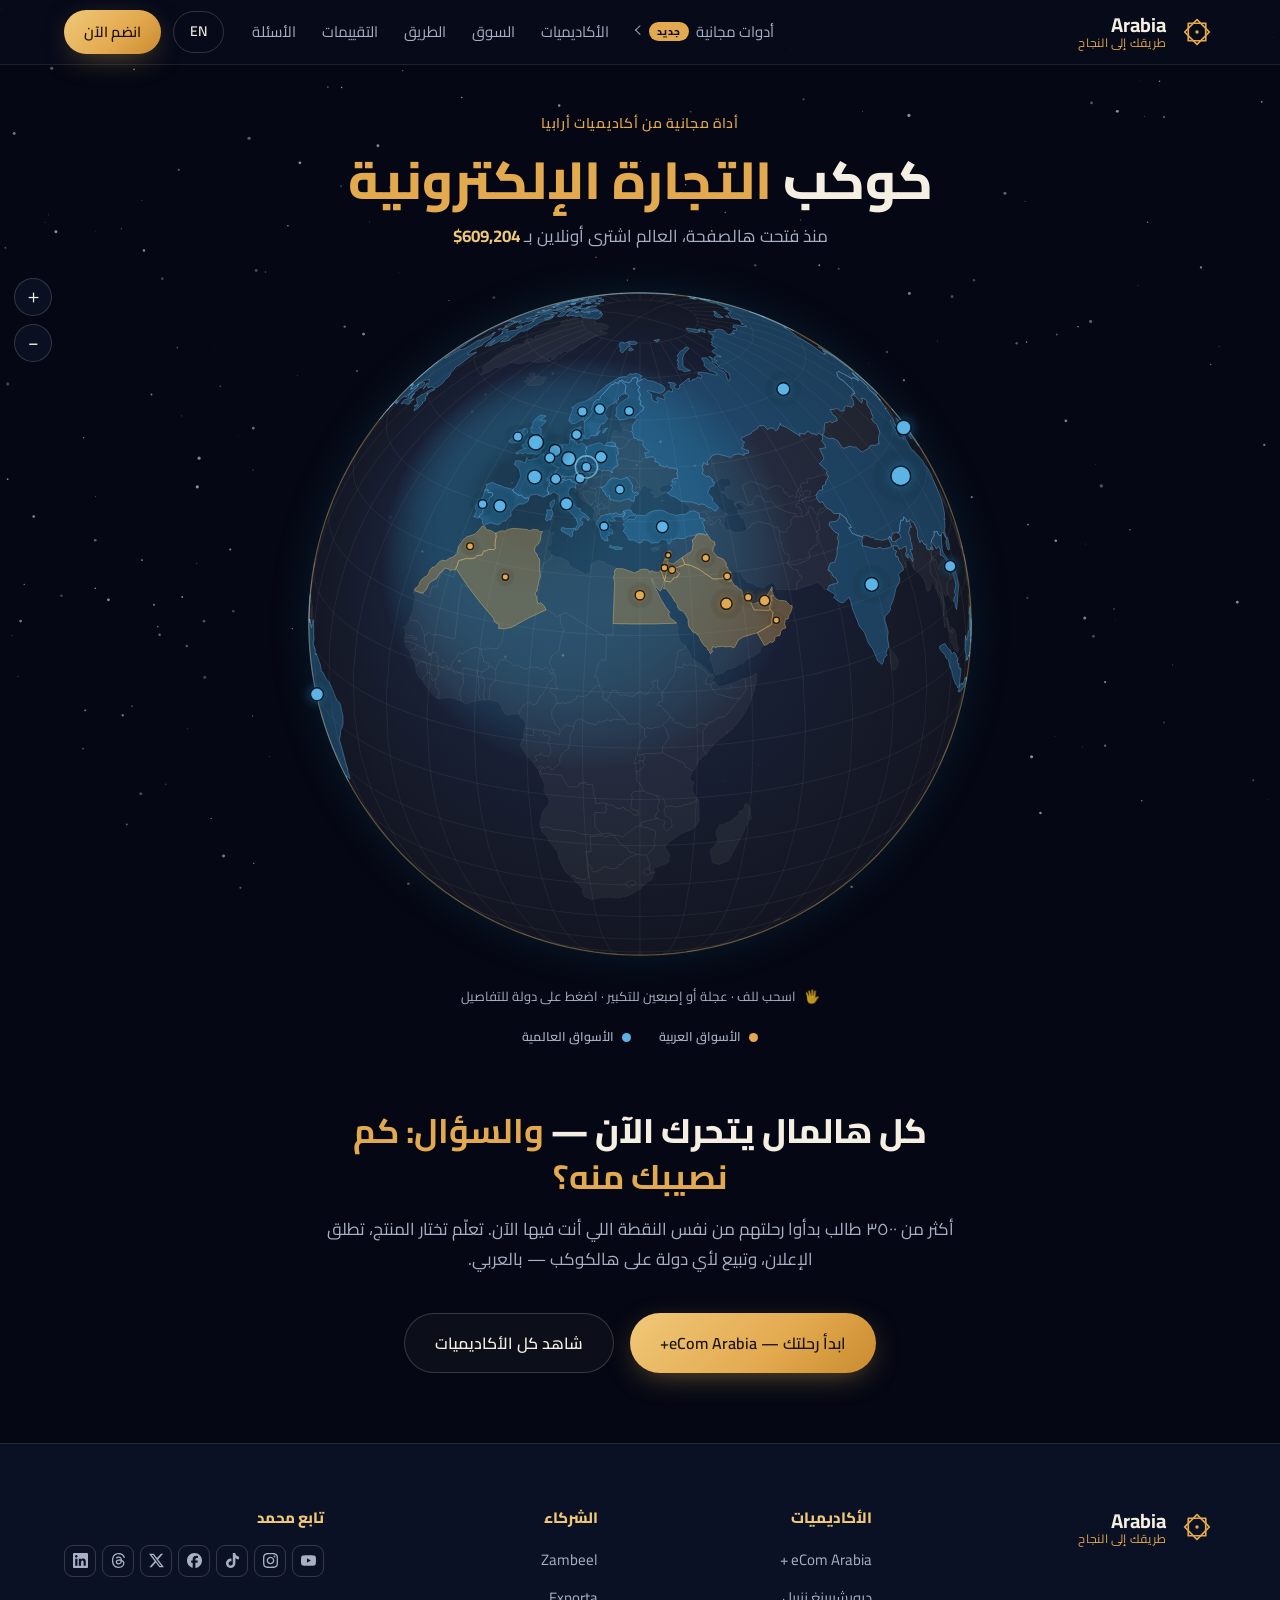
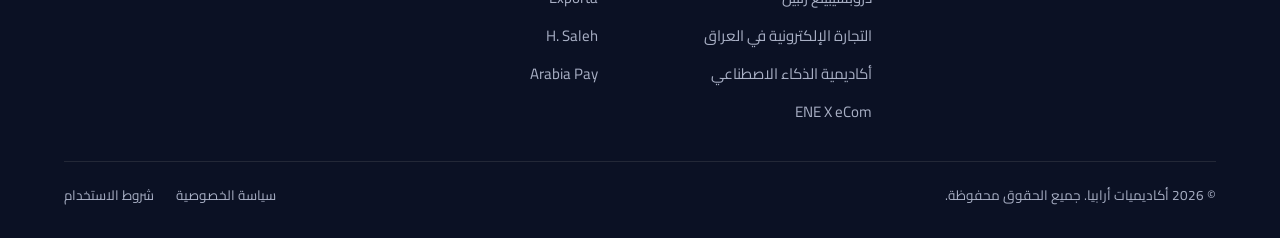
<file: tools/globe/index.html>
<!DOCTYPE html>
<html lang="ar" dir="rtl">
<head>
  <meta charset="UTF-8">
  <meta name="viewport" content="width=device-width, initial-scale=1.0">
  <title>كوكب التجارة الإلكترونية — كم ينفق العالم أونلاين الآن؟ | Arabia Academies</title>
  <meta name="description" content="كرة أرضية تفاعلية: لفّها، كبّرها، واضغط على أي دولة — شوف حجم السوق، عدد البائعين والمشترين، أشهر النيشات والمنصات، وكم دولار ينصرف كل ثانية.">
  <link rel="canonical" href="https://odehofficial.com/tools/globe/">
  <meta property="og:type" content="website">
  <meta property="og:url" content="https://odehofficial.com/tools/globe/">
  <meta property="og:title" content="كوكب التجارة الإلكترونية 🌍 كل ثانية العالم ينفق $200,000+ أونلاين">
  <meta property="og:description" content="اضغط على أي دولة وشوف: من يبيع، من يشتري، أشهر النيشات، وكم المال اللي يتحرك — مباشر.">
  <meta property="og:image" content="https://odehofficial.com/assets/og/globe.png">
  <meta name="twitter:card" content="summary_large_image">
  <link rel="icon" type="image/png" href="/assets/favicon.png">
  <link rel="preload" href="/assets/fonts/cairo-800-arabic.woff2" as="font" type="font/woff2" crossorigin>
  <link rel="preload" href="/assets/fonts/cairo-600-arabic.woff2" as="font" type="font/woff2" crossorigin>
  <link rel="preload" href="/assets/fonts/cairo-400-arabic.woff2" as="font" type="font/woff2" crossorigin>
  <link rel="stylesheet" href="/css/style.css">
  <script>
    try { if (localStorage.getItem("aa-lang") === "en") {
      document.documentElement.lang = "en"; document.documentElement.dir = "ltr";
    } } catch (e) {}
  </script>
  <style>
    /* ---------- space scene ---------- */
    body{ background:#050814 }
    #stars{ position:fixed; inset:0; width:100%; height:100%; z-index:0; pointer-events:none }
    .tg-main{ position:relative; z-index:1; padding-top:86px }

    .tg-hero{ text-align:center; padding:26px var(--pad) 4px; max-width:860px; margin-inline:auto }
    .tg-hero h1{
      font-family:var(--f-display); font-weight:800;
      font-size:clamp(30px, 5.2vw, 52px); line-height:1.15;
    }
    .tg-hero h1 b{ color:var(--gold); font-weight:800 }
    .tg-hero .eyebrow{ margin-bottom:10px }
    .tg-sub{ color:var(--muted); font-size:clamp(14.5px,1.8vw,17px); line-height:1.8; margin-top:12px }
    .tg-sub strong{ color:var(--gold-2); font-family:var(--f-mono) }

    .tg-stage{ position:relative; padding:8px 0 0 }
    .tg-globe-wrap{ position:relative }
    .globe-box{ position:relative; z-index:1; aspect-ratio:auto; max-width:none; width:100%; height:min(80vh, 860px) }
    #globeCanvas{ touch-action:none; cursor:grab; width:100%; height:100%; display:block }
    #globeCanvas.dragging{ cursor:grabbing }
    .tg-hint{
      text-align:center; color:var(--muted); font-size:13px; margin-top:2px;
      display:flex; align-items:center; justify-content:center; gap:8px;
    }
    .tg-hint i{ font-style:normal; opacity:.75 }
    .market-chips{ max-width:820px; margin:20px auto 4px; flex-direction:row; justify-content:center; gap:28px }

    /* ---------- country panel ---------- */
    .tg-panel{
      position:fixed; z-index:60;
      inset-inline-end:22px; top:50%; transform:translateY(-50%);
      width:min(370px, calc(100vw - 32px));
      max-height:min(80vh, 720px); overflow:auto; overscroll-behavior:contain;
      background:rgba(10,15,32,.96); border:1px solid var(--line-2); border-radius:20px;
      box-shadow:0 30px 80px rgba(0,0,0,.55);
      padding:20px 20px 16px;
      backdrop-filter:blur(10px); -webkit-backdrop-filter:blur(10px);
    }
    .tg-panel::-webkit-scrollbar{ width:0 }
    .tg-close{
      position:absolute; top:12px; inset-inline-end:12px;
      width:30px; height:30px; border-radius:50%;
      border:1px solid var(--line-2); color:var(--muted); font-size:15px; line-height:1;
      display:flex; align-items:center; justify-content:center;
    }
    .tg-close:hover{ border-color:var(--gold); color:var(--gold-2) }
    .tg-grip{ display:none }
    .tg-p-head{ display:flex; align-items:center; gap:10px; margin-bottom:4px; padding-inline-end:30px }
    .tg-p-head i{ width:11px; height:11px; border-radius:50%; background:var(--gold); flex:none }
    .tg-panel.world .tg-p-head i{ background:#5BB4E5 }
    .tg-p-head h3{ font-family:var(--f-display); font-size:22px; font-weight:800 }
    .tg-p-tag{ font-size:11px; font-weight:700; color:var(--gold); border:1px solid var(--line-2); border-radius:999px; padding:2px 9px; flex:none }
    .tg-panel.world .tg-p-tag{ color:#8FD2F8 }

    .tg-niche-row{ display:flex; align-items:center; gap:10px; margin-top:12px }
    .tg-niche-row label{ color:var(--muted); font-size:12.5px; flex:none }
    .tg-niche-row select{
      flex:1; min-width:0;
      background:#0E1530; color:var(--text);
      border:1px solid var(--line-2); border-radius:10px;
      padding:8px 12px; font-family:var(--f-body); font-size:13.5px; font-weight:600;
    }
    .tg-niche-row select:focus{ outline:2px solid var(--gold); outline-offset:1px }
    .tg-btn-soon{ opacity:.55; pointer-events:none; width:100%; justify-content:center; text-align:center }

    .tg-ticker{
      margin:12px 0; padding:12px 14px; border-radius:13px;
      background:linear-gradient(135deg, rgba(227,169,79,.12), rgba(227,169,79,.04));
      border:1px solid rgba(227,169,79,.3);
    }
    .tg-ticker small{ display:block; color:var(--muted); font-size:11.5px; margin-bottom:2px }
    .tg-ticker b{ font-family:var(--f-mono); font-size:24px; color:var(--gold-2); font-weight:700; letter-spacing:.01em; direction:ltr; display:inline-block }
    .tg-panel.world .tg-ticker{ background:linear-gradient(135deg, rgba(46,154,214,.13), rgba(46,154,214,.04)); border-color:rgba(46,154,214,.35) }
    .tg-panel.world .tg-ticker b{ color:#8FD2F8 }

    .tg-grid{ display:grid; grid-template-columns:1fr 1fr; gap:8px; margin:12px 0 }
    .tg-stat{ background:rgba(244,239,226,.035); border:1px solid var(--line); border-radius:12px; padding:9px 11px }
    .tg-stat small{ display:block; color:var(--muted); font-size:11px; margin-bottom:2px; line-height:1.4 }
    .tg-stat b{ font-family:var(--f-mono); font-size:15.5px; font-weight:700; color:var(--text); white-space:nowrap }
    .tg-stat.gold b{ color:var(--gold-2) }

    .tg-chips-t{ color:var(--muted); font-size:12px; margin:12px 0 6px }
    .tg-tags{ display:flex; flex-wrap:wrap; gap:6px }
    .tg-tags span{
      font-size:12.5px; font-weight:600; color:var(--text);
      background:rgba(244,239,226,.05); border:1px solid var(--line); border-radius:999px; padding:4px 11px;
    }
    .tg-note{ margin-top:12px; color:var(--muted); font-size:12.5px; line-height:1.7; border-top:1px solid var(--line); padding-top:10px }

    .tg-cta{ margin-top:14px; padding-top:14px; border-top:1px solid var(--line) }
    .tg-cta p{ font-size:13.5px; line-height:1.7; margin-bottom:10px }
    .tg-cta p b{ color:var(--gold-2) }
    .tg-cta .btn{ width:100%; justify-content:center; text-align:center }
    .tg-alt{ display:block; text-align:center; margin-top:9px; font-size:12.5px; color:var(--muted); text-decoration:none }
    .tg-alt:hover{ color:var(--gold-2) }
    .tg-share{
      display:flex; align-items:center; justify-content:center; gap:6px; width:100%;
      margin-top:9px; padding:9px; border-radius:11px; border:1px solid var(--line-2);
      color:var(--muted); font-size:13px; font-weight:600; font-family:var(--f-body);
    }
    .tg-share:hover{ border-color:var(--gold); color:var(--gold-2) }
    .tg-disc{ margin-top:10px; text-align:center; color:rgba(169,176,197,.55); font-size:10.5px }

    /* ---------- bottom CTA strip ---------- */
    .tg-bottom{ text-align:center; padding:56px var(--pad) 70px; max-width:760px; margin-inline:auto }
    .tg-bottom h2{ font-family:var(--f-display); font-size:clamp(23px,3.4vw,34px); font-weight:800; line-height:1.35 }
    .tg-bottom h2 b{ color:var(--gold) }
    .tg-bottom p{ color:var(--muted); margin:14px 0 24px; line-height:1.8 }
    .tg-bottom .hero-ctas{ justify-content:center }

    /* ---------- footer mini ---------- */
    .tg-foot{
      position:relative; z-index:1;
      border-top:1px solid var(--line); padding:22px var(--pad);
      display:flex; flex-wrap:wrap; gap:10px 22px; align-items:center; justify-content:center;
      color:var(--muted); font-size:13px;
    }
    .tg-foot a{ color:var(--muted); text-decoration:none }
    .tg-foot a:hover{ color:var(--gold-2) }

    @media (max-width:860px){
      .nav{ justify-content:space-between }
      .nav-actions{ position:static; transform:none }
      .nav-actions > .lang-btn{ display:inline-block }
      .tg-main{ padding-top:74px }
      .tg-panel{
        top:auto; transform:none; bottom:0; inset-inline:0;
        width:100%; max-height:72vh;
        border-radius:22px 22px 0 0; border-bottom:none;
        padding-bottom:max(16px, env(safe-area-inset-bottom));
      }
      .globe-box{ height:min(115vw, 62vh) }
      .tg-grip{
        display:flex; justify-content:center;
        padding:2px 0 10px; margin-top:-6px;
        touch-action:none; cursor:grab;
      }
      .tg-grip i{ width:46px; height:4.5px; border-radius:999px; background:rgba(244,239,226,.28) }
    }
  </style>
</head>
<body>
  <!-- ===== Nav ===== -->
  <header class="nav scrolled" id="nav">
    <a class="nav-logo" href="/" aria-label="Arabia Academies">
      <svg class="nav-mark" viewBox="0 0 200 200" aria-hidden="true">
        <g transform="translate(100,100)" fill="none" stroke="currentColor" stroke-width="9" stroke-linejoin="round">
          <rect x="-46" y="-46" width="92" height="92"/>
          <rect x="-46" y="-46" width="92" height="92" transform="rotate(45)"/>
          <circle r="9" fill="currentColor" stroke="none"/>
        </g>
      </svg>
      <span class="nav-word">Arabia<em data-i18n="f_tag">طريقك إلى النجاح</em></span>
    </a>
    <div class="nav-actions">
      <button class="lang-btn" id="langBtn" type="button" aria-label="Switch language"><span data-i18n="lang_btn">EN</span></button>
      <a class="btn btn-gold btn-sm" href="https://www.skool.com/ecomarabia/about" target="_blank" rel="noopener" data-i18n="nav_join">انضم الآن</a>
    </div>
  </header>

  <canvas id="stars" aria-hidden="true"></canvas>

  <main class="tg-main">
    <section class="tg-hero">
      <p class="eyebrow" data-i18n="tg_eyebrow">أداة مجانية من أكاديميات أرابيا</p>
      <h1><span data-i18n="tg_h1a">كوكب</span> <b data-i18n="tg_h1b">التجارة الإلكترونية</b></h1>
    </section>

    <div class="tg-stage">
      <div class="tg-globe-wrap">
        <div class="globe-box">
          <canvas id="globeCanvas"></canvas>
          <div class="globe-zoom">
            <button id="zoomIn" type="button" aria-label="Zoom in">＋</button>
            <button id="zoomOut" type="button" aria-label="Zoom out">−</button>
          </div>
          <div class="globe-tip" id="globeTip" hidden></div>
        </div>
      </div>
      <p class="tg-hint"><i>🖐️</i><span data-i18n="tg_hint">اسحب للف · عجلة أو إصبعين للتكبير · اضغط على دولة للتفاصيل</span></p>
      <div class="market-chips" id="countryChips"></div>
    </div>

    <section class="tg-bottom">
      <h2><span data-i18n="tg_b1">كل هالمال يتحرك الآن —</span> <b data-i18n="tg_b2">والسؤال: كم نصيبك منه؟</b></h2>
      <p data-i18n="tg_b3">3500+ طالب بدأوا رحلتهم من نفس النقطة اللي أنت فيها الآن. تعلّم تختار المنتج، تطلق الإعلان، وتبيع لأي دولة على هالكوكب — بالعربي.</p>
      <div class="hero-ctas">
        <a class="btn btn-gold" href="https://www.skool.com/ecomarabia/about" target="_blank" rel="noopener" data-i18n="tg_b_cta1">ابدأ رحلتك — eCom Arabia+</a>
        <a class="btn btn-ghost" href="/#academies" data-i18n="tg_b_cta2">شاهد كل الأكاديميات</a>
      </div>
    </section>
  </main>

  <aside class="tg-panel" id="cPanel" hidden></aside>

  <footer class="tg-foot">
    <span>© <span id="yr"></span> Arabia Academies</span>
    <a href="/" data-i18n="tg_home">الرئيسية</a>
    <a href="/privacy.html" data-i18n="f_privacy">الخصوصية</a>
    <a href="/terms.html" data-i18n="f_terms">الشروط</a>
  </footer>

  <div class="cookie-bar" id="cookieBar" hidden>
    <p data-i18n="cookie_text">نستخدم ملفات تعريف الارتباط (كوكيز) — بما فيها أدوات ميتا — لتحسين تجربتك وقياس كيفية استخدام الموقع.</p>
    <button class="btn btn-gold btn-sm" id="cookieOk" type="button" data-i18n="cookie_ok">حسناً</button>
  </div>

  <script defer src="/js/vendor/d3-array.min.js"></script>
  <script defer src="/js/vendor/d3-geo.min.js"></script>
  <script defer src="/js/data.js"></script>
  <script defer src="app.js"></script>
  <script defer src="/js/chrome.js"></script>
  <script defer src="/js/track.js"></script>
</body>
</html>
</file>
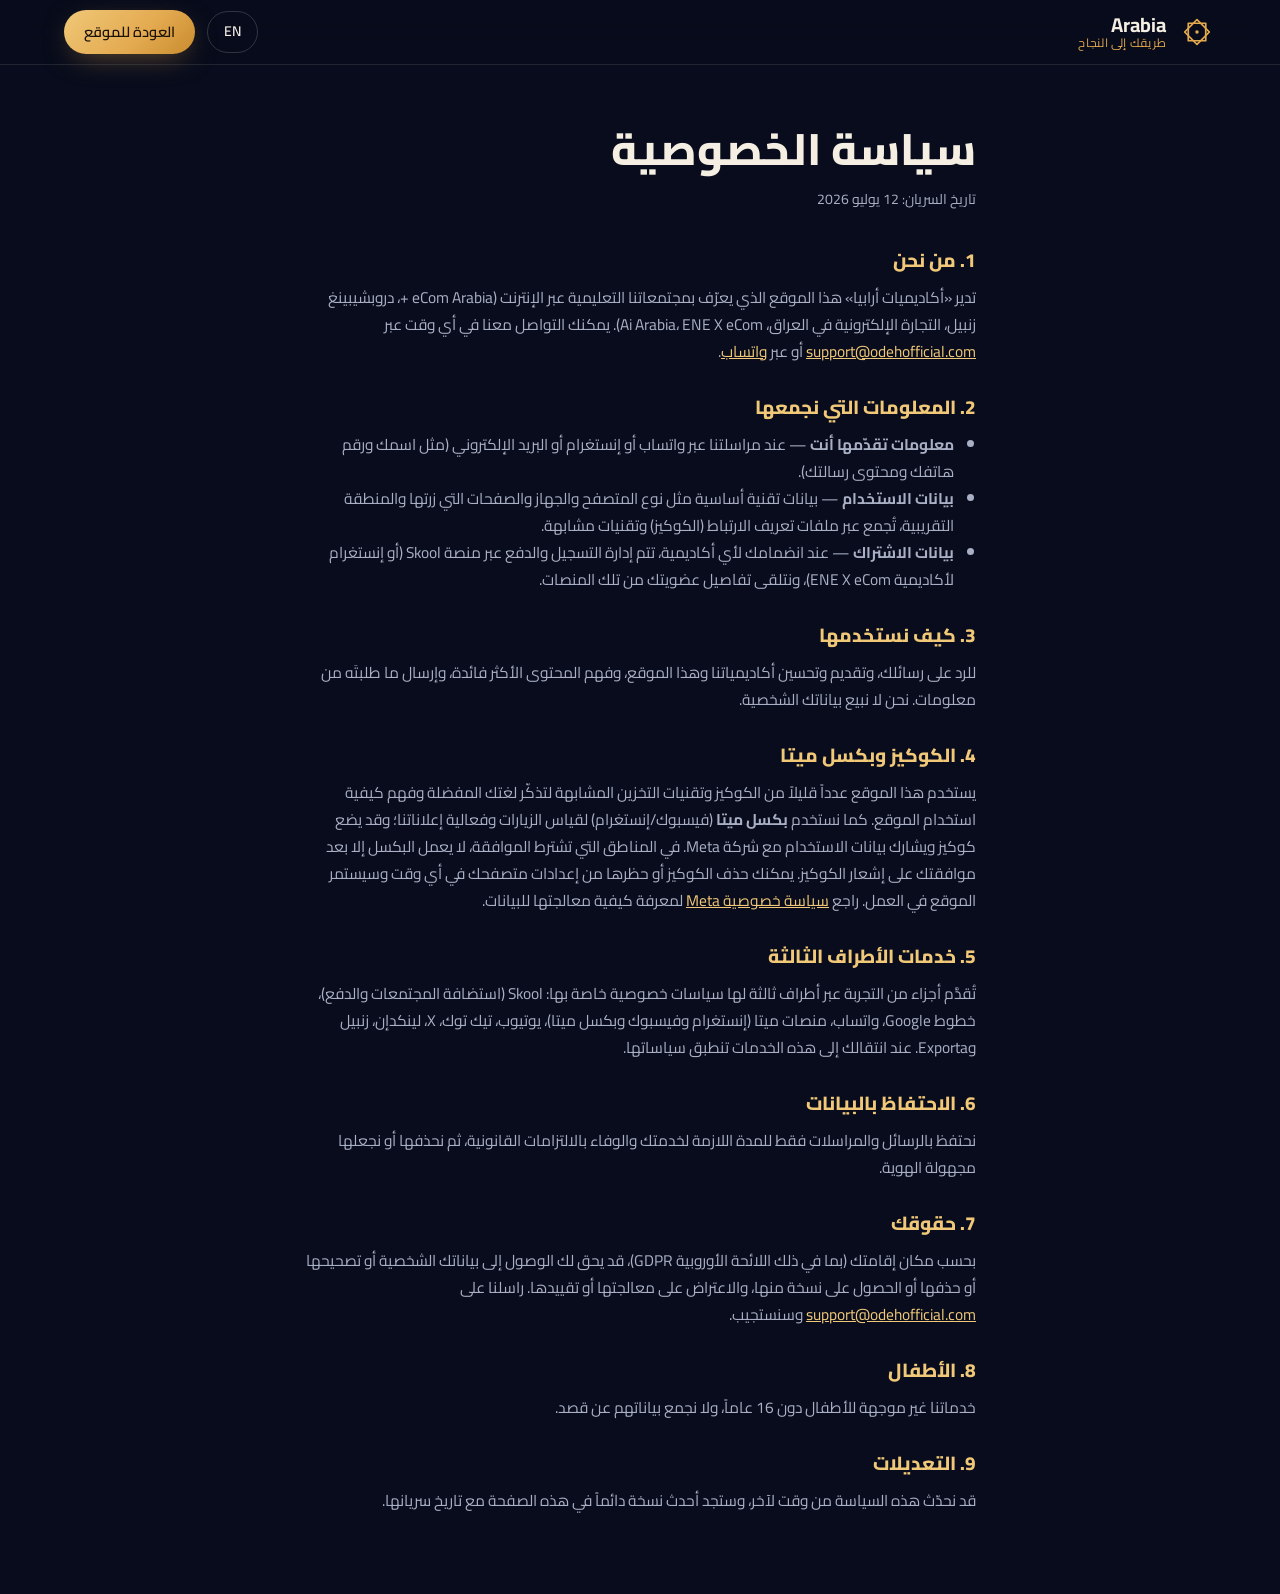
<file: privacy.html>
<!DOCTYPE html>
<html lang="en" dir="ltr">
<head>
  <meta charset="UTF-8">
  <meta name="viewport" content="width=device-width, initial-scale=1.0">
  <title>Privacy Policy — Arabia Academies | سياسة الخصوصية</title>
  <meta name="robots" content="noindex">
  <link rel="icon" type="image/png" href="assets/favicon.png">
  <link rel="stylesheet" href="css/style.css">
  <style>
    .legal{ max-width:800px; margin-inline:auto; padding:120px var(--pad) 80px }
    .legal h1{ font-size:clamp(28px,4vw,44px); margin-block-end:8px }
    .legal .date{ color:var(--muted); font-size:14px; margin-block-end:36px }
    .legal h2{ font-size:19px; color:var(--gold-2); margin-block:30px 10px }
    .legal p, .legal li{ color:var(--muted); font-size:15.5px; line-height:1.75 }
    .legal ul{ padding-inline-start:22px }
    .legal a{ color:var(--gold-2) }
    [data-lang]{ display:none }
  </style>
</head>
<body>
  <header class="nav scrolled">
    <a class="nav-logo" href="./">
      <svg class="nav-mark" viewBox="0 0 200 200" aria-hidden="true">
        <g transform="translate(100,100)" fill="none" stroke="currentColor" stroke-width="9" stroke-linejoin="round">
          <rect x="-46" y="-46" width="92" height="92"/>
          <rect x="-46" y="-46" width="92" height="92" transform="rotate(45)"/>
          <circle r="9" fill="currentColor" stroke="none"/>
        </g>
      </svg>
      <span class="nav-word">Arabia<em id="tag">Road to success</em></span>
    </a>
    <div class="nav-actions" style="margin-inline-start:auto">
      <button class="lang-btn" id="langBtn" type="button">عربي</button>
      <a class="btn btn-gold btn-sm" href="./" id="backBtn">Back to site</a>
    </div>
  </header>

  <main class="legal">
    <!-- ================= ENGLISH ================= -->
    <div data-lang="en">
      <h1>Privacy Policy</h1>
      <p class="date">Effective date: July 12, 2026</p>

      <h2>1. Who we are</h2>
      <p>Arabia Academies ("we", "us") operates this website, which presents our online educational communities (eCom Arabia +, Zambeel Dropshipping, Iraq e-Com, Ai Arabia, ENE X eCom). You can contact us any time at <a href="mailto:support@odehofficial.com">support@odehofficial.com</a> or via <a href="https://wa.me/962770754512">WhatsApp</a>.</p>

      <h2>2. Information we collect</h2>
      <ul>
        <li><strong>Information you give us</strong> — when you message us on WhatsApp, Instagram or email (for example your name, phone number and what you write to us).</li>
        <li><strong>Usage data</strong> — basic technical data such as browser type, device, pages visited and approximate region, collected through cookies and similar technologies.</li>
        <li><strong>Enrollment data</strong> — when you join an academy, your registration and payment are handled by Skool (or Instagram for ENE X eCom); we receive your membership details from those platforms.</li>
      </ul>

      <h2>3. How we use it</h2>
      <p>To respond to your messages, provide and improve our academies and this website, understand which content is useful, and send information you asked for. We do not sell your personal data.</p>

      <h2>4. Cookies & Meta Pixel</h2>
      <p>This site uses a small number of cookies and similar browser-storage technologies to remember your language choice and understand how the site is used. We also use the <strong>Meta Pixel</strong> (Facebook/Instagram) to measure visits and the effectiveness of our advertising; it may set cookies and share usage data with Meta Platforms. In regions where consent is required, the Pixel only runs after you accept the cookie notice. You can delete or block cookies in your browser settings at any time; the site will still work. See <a href="https://www.facebook.com/privacy/policy/" target="_blank" rel="noopener">Meta's Privacy Policy</a> for how Meta processes data.</p>

      <h2>5. Third-party services</h2>
      <p>Parts of the experience are provided by third parties with their own privacy policies: Skool (community hosting and payments), Google Fonts, WhatsApp, Meta platforms (Instagram, Facebook, Meta Pixel), YouTube, TikTok, X, LinkedIn, Zambeel and Exporta. When you follow a link to these services, their policies apply.</p>

      <h2>6. Data retention</h2>
      <p>We keep messages and correspondence only as long as needed to serve you and meet legal obligations, then delete or anonymize them.</p>

      <h2>7. Your rights</h2>
      <p>Depending on where you live (including under the EU GDPR), you may have rights to access, correct, delete, or receive a copy of your personal data, and to object to or restrict its processing. Email us at <a href="mailto:support@odehofficial.com">support@odehofficial.com</a> and we will respond.</p>

      <h2>8. Children</h2>
      <p>Our services are not directed at children under 16, and we do not knowingly collect their data.</p>

      <h2>9. Changes</h2>
      <p>We may update this policy from time to time; the latest version will always be on this page with its effective date.</p>
    </div>

    <!-- ================= ARABIC ================= -->
    <div data-lang="ar">
      <h1>سياسة الخصوصية</h1>
      <p class="date">تاريخ السريان: 12 يوليو 2026</p>

      <h2>1. من نحن</h2>
      <p>تدير «أكاديميات أرابيا» هذا الموقع الذي يعرّف بمجتمعاتنا التعليمية عبر الإنترنت (eCom Arabia +، دروبشيبينغ زنبيل، التجارة الإلكترونية في العراق، Ai Arabia، ENE X eCom). يمكنك التواصل معنا في أي وقت عبر <a href="mailto:support@odehofficial.com">support@odehofficial.com</a> أو عبر <a href="https://wa.me/962770754512">واتساب</a>.</p>

      <h2>2. المعلومات التي نجمعها</h2>
      <ul>
        <li><strong>معلومات تقدّمها أنت</strong> — عند مراسلتنا عبر واتساب أو إنستغرام أو البريد الإلكتروني (مثل اسمك ورقم هاتفك ومحتوى رسالتك).</li>
        <li><strong>بيانات الاستخدام</strong> — بيانات تقنية أساسية مثل نوع المتصفح والجهاز والصفحات التي زرتها والمنطقة التقريبية، تُجمع عبر ملفات تعريف الارتباط (الكوكيز) وتقنيات مشابهة.</li>
        <li><strong>بيانات الاشتراك</strong> — عند انضمامك لأي أكاديمية، تتم إدارة التسجيل والدفع عبر منصة Skool (أو إنستغرام لأكاديمية ENE X eCom)، ونتلقى تفاصيل عضويتك من تلك المنصات.</li>
      </ul>

      <h2>3. كيف نستخدمها</h2>
      <p>للرد على رسائلك، وتقديم وتحسين أكاديمياتنا وهذا الموقع، وفهم المحتوى الأكثر فائدة، وإرسال ما طلبتَه من معلومات. نحن لا نبيع بياناتك الشخصية.</p>

      <h2>4. الكوكيز وبكسل ميتا</h2>
      <p>يستخدم هذا الموقع عدداً قليلاً من الكوكيز وتقنيات التخزين المشابهة لتذكّر لغتك المفضلة وفهم كيفية استخدام الموقع. كما نستخدم <strong>بكسل ميتا</strong> (فيسبوك/إنستغرام) لقياس الزيارات وفعالية إعلاناتنا؛ وقد يضع كوكيز ويشارك بيانات الاستخدام مع شركة Meta. في المناطق التي تشترط الموافقة، لا يعمل البكسل إلا بعد موافقتك على إشعار الكوكيز. يمكنك حذف الكوكيز أو حظرها من إعدادات متصفحك في أي وقت وسيستمر الموقع في العمل. راجع <a href="https://www.facebook.com/privacy/policy/" target="_blank" rel="noopener">سياسة خصوصية Meta</a> لمعرفة كيفية معالجتها للبيانات.</p>

      <h2>5. خدمات الأطراف الثالثة</h2>
      <p>تُقدَّم أجزاء من التجربة عبر أطراف ثالثة لها سياسات خصوصية خاصة بها: Skool (استضافة المجتمعات والدفع)، خطوط Google، واتساب، منصات ميتا (إنستغرام وفيسبوك وبكسل ميتا)، يوتيوب، تيك توك، X، لينكدإن، زنبيل وExporta. عند انتقالك إلى هذه الخدمات تنطبق سياساتها.</p>

      <h2>6. الاحتفاظ بالبيانات</h2>
      <p>نحتفظ بالرسائل والمراسلات فقط للمدة اللازمة لخدمتك والوفاء بالالتزامات القانونية، ثم نحذفها أو نجعلها مجهولة الهوية.</p>

      <h2>7. حقوقك</h2>
      <p>بحسب مكان إقامتك (بما في ذلك اللائحة الأوروبية GDPR)، قد يحق لك الوصول إلى بياناتك الشخصية أو تصحيحها أو حذفها أو الحصول على نسخة منها، والاعتراض على معالجتها أو تقييدها. راسلنا على <a href="mailto:support@odehofficial.com">support@odehofficial.com</a> وسنستجيب.</p>

      <h2>8. الأطفال</h2>
      <p>خدماتنا غير موجهة للأطفال دون 16 عاماً، ولا نجمع بياناتهم عن قصد.</p>

      <h2>9. التعديلات</h2>
      <p>قد نحدّث هذه السياسة من وقت لآخر، وستجد أحدث نسخة دائماً في هذه الصفحة مع تاريخ سريانها.</p>
    </div>
  </main>

  <script>
    (function () {
      let lang = localStorage.getItem("aa-lang") || "ar";
      const apply = () => {
        document.documentElement.lang = lang;
        document.documentElement.dir = lang === "ar" ? "rtl" : "ltr";
        document.querySelectorAll("[data-lang]").forEach(el =>
          el.style.display = el.dataset.lang === lang ? "block" : "none");
        document.getElementById("langBtn").textContent = lang === "en" ? "عربي" : "EN";
        document.getElementById("backBtn").textContent = lang === "en" ? "Back to site" : "العودة للموقع";
        document.getElementById("tag").textContent = lang === "en" ? "Road to success" : "طريقك إلى النجاح";
      };
      document.getElementById("langBtn").addEventListener("click", () => {
        lang = lang === "en" ? "ar" : "en";
        localStorage.setItem("aa-lang", lang);
        apply();
      });
      apply();
    })();
  </script>
  <script defer src="/js/track.js"></script>
</body>
</html>
</file>
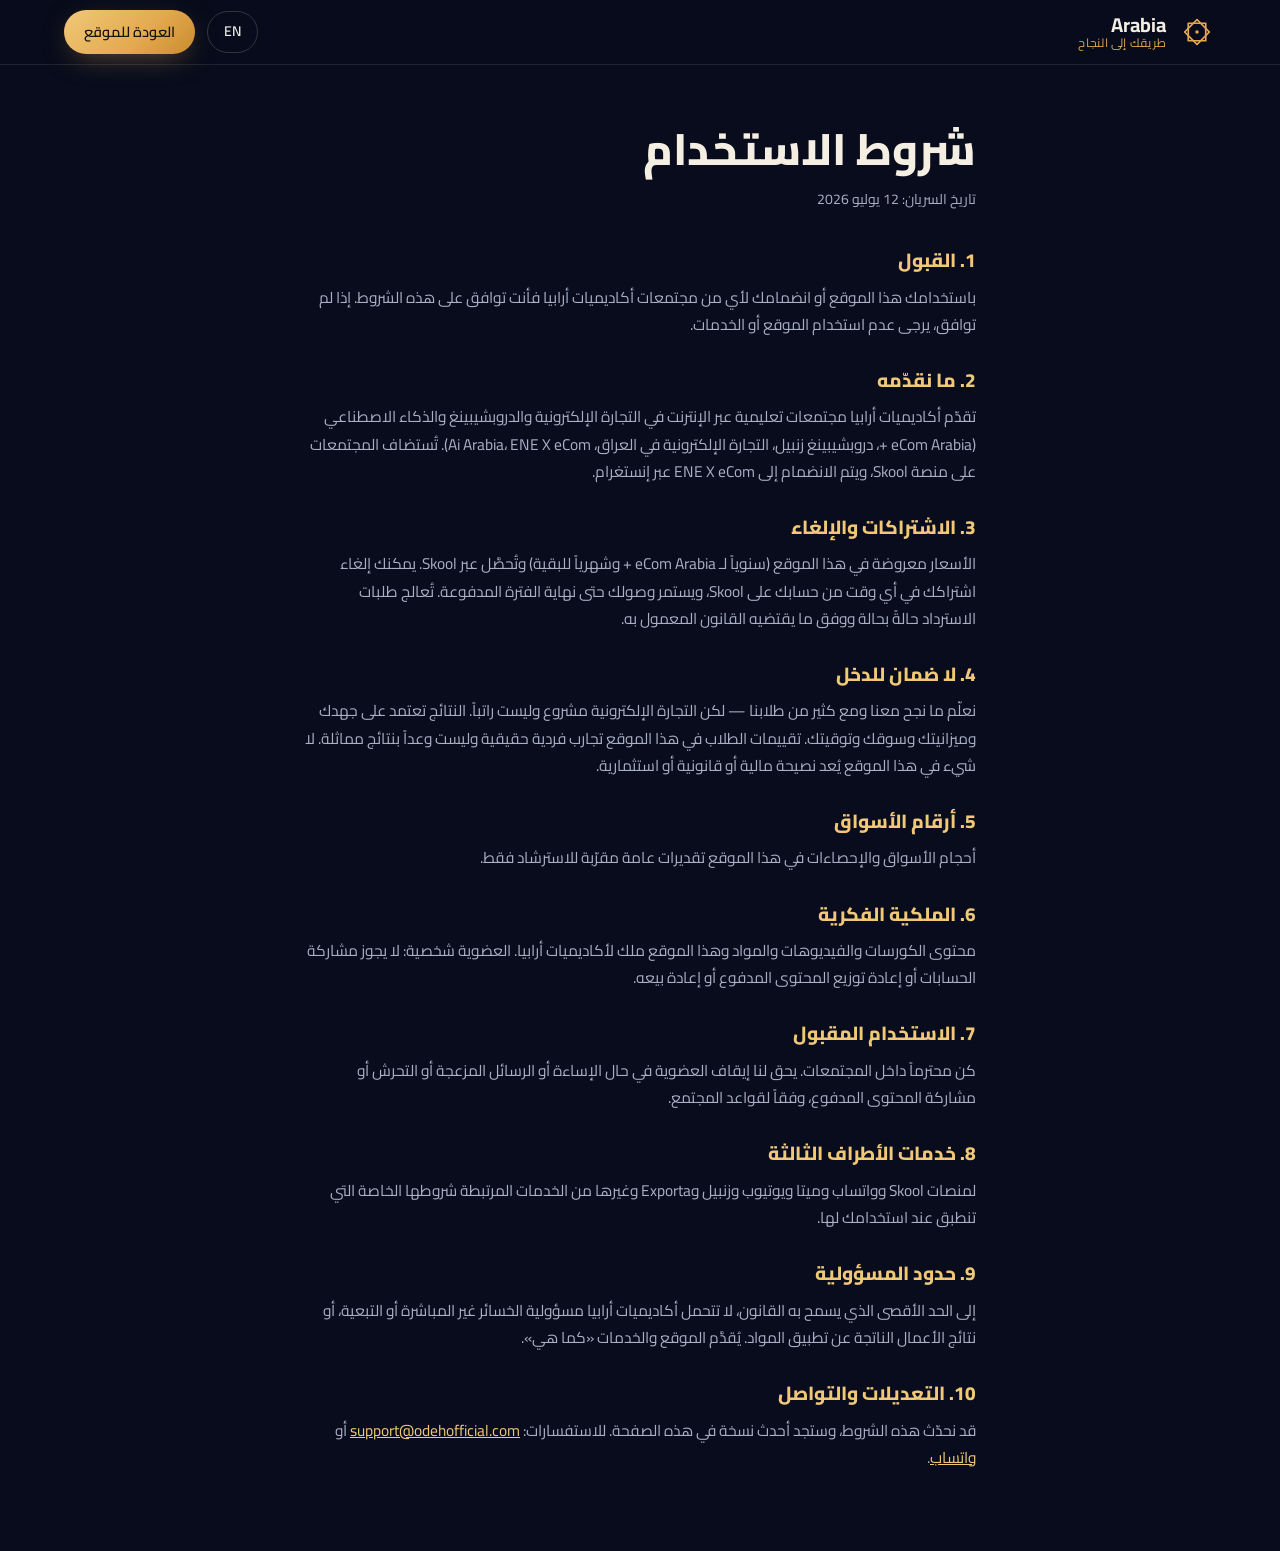
<file: terms.html>
<!DOCTYPE html>
<html lang="en" dir="ltr">
<head>
  <meta charset="UTF-8">
  <meta name="viewport" content="width=device-width, initial-scale=1.0">
  <title>Terms of Use — Arabia Academies | شروط الاستخدام</title>
  <meta name="robots" content="noindex">
  <link rel="icon" type="image/png" href="assets/favicon.png">
  <link rel="stylesheet" href="css/style.css">
  <style>
    .legal{ max-width:800px; margin-inline:auto; padding:120px var(--pad) 80px }
    .legal h1{ font-size:clamp(28px,4vw,44px); margin-block-end:8px }
    .legal .date{ color:var(--muted); font-size:14px; margin-block-end:36px }
    .legal h2{ font-size:19px; color:var(--gold-2); margin-block:30px 10px }
    .legal p, .legal li{ color:var(--muted); font-size:15.5px; line-height:1.75 }
    .legal ul{ padding-inline-start:22px }
    .legal a{ color:var(--gold-2) }
    [data-lang]{ display:none }
  </style>
</head>
<body>
  <header class="nav scrolled">
    <a class="nav-logo" href="./">
      <svg class="nav-mark" viewBox="0 0 200 200" aria-hidden="true">
        <g transform="translate(100,100)" fill="none" stroke="currentColor" stroke-width="9" stroke-linejoin="round">
          <rect x="-46" y="-46" width="92" height="92"/>
          <rect x="-46" y="-46" width="92" height="92" transform="rotate(45)"/>
          <circle r="9" fill="currentColor" stroke="none"/>
        </g>
      </svg>
      <span class="nav-word">Arabia<em id="tag">Road to success</em></span>
    </a>
    <div class="nav-actions" style="margin-inline-start:auto">
      <button class="lang-btn" id="langBtn" type="button">عربي</button>
      <a class="btn btn-gold btn-sm" href="./" id="backBtn">Back to site</a>
    </div>
  </header>

  <main class="legal">
    <!-- ================= ENGLISH ================= -->
    <div data-lang="en">
      <h1>Terms of Use</h1>
      <p class="date">Effective date: July 12, 2026</p>

      <h2>1. Acceptance</h2>
      <p>By using this website or joining any of the Arabia Academies communities, you agree to these terms. If you do not agree, please do not use the site or the services.</p>

      <h2>2. What we provide</h2>
      <p>Arabia Academies offers online educational communities about e-commerce, dropshipping and AI (eCom Arabia +, Zambeel Dropshipping, Iraq e-Com, Ai Arabia, ENE X eCom). The communities are hosted on Skool; enrollment for ENE X eCom is arranged through Instagram.</p>

      <h2>3. Subscriptions & cancellation</h2>
      <p>Prices are shown on this site (yearly for eCom Arabia +, monthly for the others) and are billed through Skool. You can cancel your subscription at any time from your Skool account; access continues until the end of the paid period. Refunds are handled case by case and as required by applicable law.</p>

      <h2>4. No income guarantee</h2>
      <p>We teach what has worked for us and for many students — but e-commerce is a business, not a salary. Results depend on your effort, budget, market and timing. Student reviews on this site are genuine individual experiences, not a promise of typical results. Nothing on this site is financial, legal or investment advice.</p>

      <h2>5. Market figures</h2>
      <p>Market sizes and statistics on this site are rounded public estimates provided for orientation only.</p>

      <h2>6. Intellectual property</h2>
      <p>Course content, videos, materials and this website are owned by Arabia Academies. Membership is personal: sharing accounts, redistributing or reselling course content is not permitted.</p>

      <h2>7. Acceptable use</h2>
      <p>Be respectful in the communities. We may suspend membership for abuse, spam, harassment or sharing of paid content, in line with the community rules.</p>

      <h2>8. Third-party services</h2>
      <p>Skool, WhatsApp, Meta platforms, YouTube, Zambeel, Exporta and other linked services have their own terms, which apply when you use them.</p>

      <h2>9. Limitation of liability</h2>
      <p>To the maximum extent permitted by law, Arabia Academies is not liable for indirect or consequential losses, or for business results arising from applying the material. The site and services are provided "as is".</p>

      <h2>10. Changes & contact</h2>
      <p>We may update these terms; the latest version lives on this page. Questions: <a href="mailto:support@odehofficial.com">support@odehofficial.com</a> or <a href="https://wa.me/962770754512">WhatsApp</a>.</p>
    </div>

    <!-- ================= ARABIC ================= -->
    <div data-lang="ar">
      <h1>شروط الاستخدام</h1>
      <p class="date">تاريخ السريان: 12 يوليو 2026</p>

      <h2>1. القبول</h2>
      <p>باستخدامك هذا الموقع أو انضمامك لأي من مجتمعات أكاديميات أرابيا فأنت توافق على هذه الشروط. إذا لم توافق، يرجى عدم استخدام الموقع أو الخدمات.</p>

      <h2>2. ما نقدّمه</h2>
      <p>تقدّم أكاديميات أرابيا مجتمعات تعليمية عبر الإنترنت في التجارة الإلكترونية والدروبشيبينغ والذكاء الاصطناعي (eCom Arabia +، دروبشيبينغ زنبيل، التجارة الإلكترونية في العراق، Ai Arabia، ENE X eCom). تُستضاف المجتمعات على منصة Skool، ويتم الانضمام إلى ENE X eCom عبر إنستغرام.</p>

      <h2>3. الاشتراكات والإلغاء</h2>
      <p>الأسعار معروضة في هذا الموقع (سنوياً لـ eCom Arabia + وشهرياً للبقية) وتُحصَّل عبر Skool. يمكنك إلغاء اشتراكك في أي وقت من حسابك على Skool، ويستمر وصولك حتى نهاية الفترة المدفوعة. تُعالج طلبات الاسترداد حالةً بحالة ووفق ما يقتضيه القانون المعمول به.</p>

      <h2>4. لا ضمان للدخل</h2>
      <p>نعلّم ما نجح معنا ومع كثير من طلابنا — لكن التجارة الإلكترونية مشروع وليست راتباً. النتائج تعتمد على جهدك وميزانيتك وسوقك وتوقيتك. تقييمات الطلاب في هذا الموقع تجارب فردية حقيقية وليست وعداً بنتائج مماثلة. لا شيء في هذا الموقع يُعد نصيحة مالية أو قانونية أو استثمارية.</p>

      <h2>5. أرقام الأسواق</h2>
      <p>أحجام الأسواق والإحصاءات في هذا الموقع تقديرات عامة مقرّبة للاسترشاد فقط.</p>

      <h2>6. الملكية الفكرية</h2>
      <p>محتوى الكورسات والفيديوهات والمواد وهذا الموقع ملك لأكاديميات أرابيا. العضوية شخصية: لا يجوز مشاركة الحسابات أو إعادة توزيع المحتوى المدفوع أو إعادة بيعه.</p>

      <h2>7. الاستخدام المقبول</h2>
      <p>كن محترماً داخل المجتمعات. يحق لنا إيقاف العضوية في حال الإساءة أو الرسائل المزعجة أو التحرش أو مشاركة المحتوى المدفوع، وفقاً لقواعد المجتمع.</p>

      <h2>8. خدمات الأطراف الثالثة</h2>
      <p>لمنصات Skool وواتساب وميتا ويوتيوب وزنبيل وExporta وغيرها من الخدمات المرتبطة شروطها الخاصة التي تنطبق عند استخدامك لها.</p>

      <h2>9. حدود المسؤولية</h2>
      <p>إلى الحد الأقصى الذي يسمح به القانون، لا تتحمل أكاديميات أرابيا مسؤولية الخسائر غير المباشرة أو التبعية، أو نتائج الأعمال الناتجة عن تطبيق المواد. يُقدَّم الموقع والخدمات «كما هي».</p>

      <h2>10. التعديلات والتواصل</h2>
      <p>قد نحدّث هذه الشروط، وستجد أحدث نسخة في هذه الصفحة. للاستفسارات: <a href="mailto:support@odehofficial.com">support@odehofficial.com</a> أو <a href="https://wa.me/962770754512">واتساب</a>.</p>
    </div>
  </main>

  <script>
    (function () {
      let lang = localStorage.getItem("aa-lang") || "ar";
      const apply = () => {
        document.documentElement.lang = lang;
        document.documentElement.dir = lang === "ar" ? "rtl" : "ltr";
        document.querySelectorAll("[data-lang]").forEach(el =>
          el.style.display = el.dataset.lang === lang ? "block" : "none");
        document.getElementById("langBtn").textContent = lang === "en" ? "عربي" : "EN";
        document.getElementById("backBtn").textContent = lang === "en" ? "Back to site" : "العودة للموقع";
        document.getElementById("tag").textContent = lang === "en" ? "Road to success" : "طريقك إلى النجاح";
      };
      document.getElementById("langBtn").addEventListener("click", () => {
        lang = lang === "en" ? "ar" : "en";
        localStorage.setItem("aa-lang", lang);
        apply();
      });
      apply();
    })();
  </script>
  <script defer src="/js/track.js"></script>
</body>
</html>
</file>
<file: css/style.css>
/* ============ self-hosted fonts (Google Fonts subsets) ============ */
/* Cairo 400 arabic */
@font-face {
  font-family: 'Cairo';
  font-style: normal;
  font-weight: 400;
  font-display: swap;
  src: url(../assets/fonts/cairo-400-arabic.woff2) format('woff2');
  unicode-range: U+0600-06FF, U+0750-077F, U+0870-088E, U+0890-0891, U+0897-08E1, U+08E3-08FF, U+200C-200E, U+2010-2011, U+204F, U+2E41, U+FB50-FDFF, U+FE70-FE74, U+FE76-FEFC, U+102E0-102FB, U+10E60-10E7E, U+10EC2-10EC4, U+10EFC-10EFF, U+1EE00-1EE03, U+1EE05-1EE1F, U+1EE21-1EE22, U+1EE24, U+1EE27, U+1EE29-1EE32, U+1EE34-1EE37, U+1EE39, U+1EE3B, U+1EE42, U+1EE47, U+1EE49, U+1EE4B, U+1EE4D-1EE4F, U+1EE51-1EE52, U+1EE54, U+1EE57, U+1EE59, U+1EE5B, U+1EE5D, U+1EE5F, U+1EE61-1EE62, U+1EE64, U+1EE67-1EE6A, U+1EE6C-1EE72, U+1EE74-1EE77, U+1EE79-1EE7C, U+1EE7E, U+1EE80-1EE89, U+1EE8B-1EE9B, U+1EEA1-1EEA3, U+1EEA5-1EEA9, U+1EEAB-1EEBB, U+1EEF0-1EEF1;
}
/* Cairo 400 latin */
@font-face {
  font-family: 'Cairo';
  font-style: normal;
  font-weight: 400;
  font-display: swap;
  src: url(../assets/fonts/cairo-400-latin.woff2) format('woff2');
  unicode-range: U+0000-00FF, U+0131, U+0152-0153, U+02BB-02BC, U+02C6, U+02DA, U+02DC, U+0304, U+0308, U+0329, U+2000-206F, U+20AC, U+2122, U+2191, U+2193, U+2212, U+2215, U+FEFF, U+FFFD;
}
/* Cairo 600 arabic */
@font-face {
  font-family: 'Cairo';
  font-style: normal;
  font-weight: 600;
  font-display: swap;
  src: url(../assets/fonts/cairo-600-arabic.woff2) format('woff2');
  unicode-range: U+0600-06FF, U+0750-077F, U+0870-088E, U+0890-0891, U+0897-08E1, U+08E3-08FF, U+200C-200E, U+2010-2011, U+204F, U+2E41, U+FB50-FDFF, U+FE70-FE74, U+FE76-FEFC, U+102E0-102FB, U+10E60-10E7E, U+10EC2-10EC4, U+10EFC-10EFF, U+1EE00-1EE03, U+1EE05-1EE1F, U+1EE21-1EE22, U+1EE24, U+1EE27, U+1EE29-1EE32, U+1EE34-1EE37, U+1EE39, U+1EE3B, U+1EE42, U+1EE47, U+1EE49, U+1EE4B, U+1EE4D-1EE4F, U+1EE51-1EE52, U+1EE54, U+1EE57, U+1EE59, U+1EE5B, U+1EE5D, U+1EE5F, U+1EE61-1EE62, U+1EE64, U+1EE67-1EE6A, U+1EE6C-1EE72, U+1EE74-1EE77, U+1EE79-1EE7C, U+1EE7E, U+1EE80-1EE89, U+1EE8B-1EE9B, U+1EEA1-1EEA3, U+1EEA5-1EEA9, U+1EEAB-1EEBB, U+1EEF0-1EEF1;
}
/* Cairo 600 latin */
@font-face {
  font-family: 'Cairo';
  font-style: normal;
  font-weight: 600;
  font-display: swap;
  src: url(../assets/fonts/cairo-600-latin.woff2) format('woff2');
  unicode-range: U+0000-00FF, U+0131, U+0152-0153, U+02BB-02BC, U+02C6, U+02DA, U+02DC, U+0304, U+0308, U+0329, U+2000-206F, U+20AC, U+2122, U+2191, U+2193, U+2212, U+2215, U+FEFF, U+FFFD;
}
/* Cairo 700 arabic */
@font-face {
  font-family: 'Cairo';
  font-style: normal;
  font-weight: 700;
  font-display: swap;
  src: url(../assets/fonts/cairo-700-arabic.woff2) format('woff2');
  unicode-range: U+0600-06FF, U+0750-077F, U+0870-088E, U+0890-0891, U+0897-08E1, U+08E3-08FF, U+200C-200E, U+2010-2011, U+204F, U+2E41, U+FB50-FDFF, U+FE70-FE74, U+FE76-FEFC, U+102E0-102FB, U+10E60-10E7E, U+10EC2-10EC4, U+10EFC-10EFF, U+1EE00-1EE03, U+1EE05-1EE1F, U+1EE21-1EE22, U+1EE24, U+1EE27, U+1EE29-1EE32, U+1EE34-1EE37, U+1EE39, U+1EE3B, U+1EE42, U+1EE47, U+1EE49, U+1EE4B, U+1EE4D-1EE4F, U+1EE51-1EE52, U+1EE54, U+1EE57, U+1EE59, U+1EE5B, U+1EE5D, U+1EE5F, U+1EE61-1EE62, U+1EE64, U+1EE67-1EE6A, U+1EE6C-1EE72, U+1EE74-1EE77, U+1EE79-1EE7C, U+1EE7E, U+1EE80-1EE89, U+1EE8B-1EE9B, U+1EEA1-1EEA3, U+1EEA5-1EEA9, U+1EEAB-1EEBB, U+1EEF0-1EEF1;
}
/* Cairo 700 latin */
@font-face {
  font-family: 'Cairo';
  font-style: normal;
  font-weight: 700;
  font-display: swap;
  src: url(../assets/fonts/cairo-700-latin.woff2) format('woff2');
  unicode-range: U+0000-00FF, U+0131, U+0152-0153, U+02BB-02BC, U+02C6, U+02DA, U+02DC, U+0304, U+0308, U+0329, U+2000-206F, U+20AC, U+2122, U+2191, U+2193, U+2212, U+2215, U+FEFF, U+FFFD;
}
/* Cairo 800 arabic */
@font-face {
  font-family: 'Cairo';
  font-style: normal;
  font-weight: 800;
  font-display: swap;
  src: url(../assets/fonts/cairo-800-arabic.woff2) format('woff2');
  unicode-range: U+0600-06FF, U+0750-077F, U+0870-088E, U+0890-0891, U+0897-08E1, U+08E3-08FF, U+200C-200E, U+2010-2011, U+204F, U+2E41, U+FB50-FDFF, U+FE70-FE74, U+FE76-FEFC, U+102E0-102FB, U+10E60-10E7E, U+10EC2-10EC4, U+10EFC-10EFF, U+1EE00-1EE03, U+1EE05-1EE1F, U+1EE21-1EE22, U+1EE24, U+1EE27, U+1EE29-1EE32, U+1EE34-1EE37, U+1EE39, U+1EE3B, U+1EE42, U+1EE47, U+1EE49, U+1EE4B, U+1EE4D-1EE4F, U+1EE51-1EE52, U+1EE54, U+1EE57, U+1EE59, U+1EE5B, U+1EE5D, U+1EE5F, U+1EE61-1EE62, U+1EE64, U+1EE67-1EE6A, U+1EE6C-1EE72, U+1EE74-1EE77, U+1EE79-1EE7C, U+1EE7E, U+1EE80-1EE89, U+1EE8B-1EE9B, U+1EEA1-1EEA3, U+1EEA5-1EEA9, U+1EEAB-1EEBB, U+1EEF0-1EEF1;
}
/* Cairo 800 latin */
@font-face {
  font-family: 'Cairo';
  font-style: normal;
  font-weight: 800;
  font-display: swap;
  src: url(../assets/fonts/cairo-800-latin.woff2) format('woff2');
  unicode-range: U+0000-00FF, U+0131, U+0152-0153, U+02BB-02BC, U+02C6, U+02DA, U+02DC, U+0304, U+0308, U+0329, U+2000-206F, U+20AC, U+2122, U+2191, U+2193, U+2212, U+2215, U+FEFF, U+FFFD;
}
/* Montserrat 400 latin */
@font-face {
  font-family: 'Montserrat';
  font-style: normal;
  font-weight: 400;
  font-display: swap;
  src: url(../assets/fonts/montserrat-400-latin.woff2) format('woff2');
  unicode-range: U+0000-00FF, U+0131, U+0152-0153, U+02BB-02BC, U+02C6, U+02DA, U+02DC, U+0304, U+0308, U+0329, U+2000-206F, U+20AC, U+2122, U+2191, U+2193, U+2212, U+2215, U+FEFF, U+FFFD;
}
/* Montserrat 500 latin */
@font-face {
  font-family: 'Montserrat';
  font-style: normal;
  font-weight: 500;
  font-display: swap;
  src: url(../assets/fonts/montserrat-500-latin.woff2) format('woff2');
  unicode-range: U+0000-00FF, U+0131, U+0152-0153, U+02BB-02BC, U+02C6, U+02DA, U+02DC, U+0304, U+0308, U+0329, U+2000-206F, U+20AC, U+2122, U+2191, U+2193, U+2212, U+2215, U+FEFF, U+FFFD;
}
/* Montserrat 600 latin */
@font-face {
  font-family: 'Montserrat';
  font-style: normal;
  font-weight: 600;
  font-display: swap;
  src: url(../assets/fonts/montserrat-600-latin.woff2) format('woff2');
  unicode-range: U+0000-00FF, U+0131, U+0152-0153, U+02BB-02BC, U+02C6, U+02DA, U+02DC, U+0304, U+0308, U+0329, U+2000-206F, U+20AC, U+2122, U+2191, U+2193, U+2212, U+2215, U+FEFF, U+FFFD;
}
/* Montserrat 700 latin */
@font-face {
  font-family: 'Montserrat';
  font-style: normal;
  font-weight: 700;
  font-display: swap;
  src: url(../assets/fonts/montserrat-700-latin.woff2) format('woff2');
  unicode-range: U+0000-00FF, U+0131, U+0152-0153, U+02BB-02BC, U+02C6, U+02DA, U+02DC, U+0304, U+0308, U+0329, U+2000-206F, U+20AC, U+2122, U+2191, U+2193, U+2212, U+2215, U+FEFF, U+FFFD;
}
/* Montserrat 800 latin */
@font-face {
  font-family: 'Montserrat';
  font-style: normal;
  font-weight: 800;
  font-display: swap;
  src: url(../assets/fonts/montserrat-800-latin.woff2) format('woff2');
  unicode-range: U+0000-00FF, U+0131, U+0152-0153, U+02BB-02BC, U+02C6, U+02DA, U+02DC, U+0304, U+0308, U+0329, U+2000-206F, U+20AC, U+2122, U+2191, U+2193, U+2212, U+2215, U+FEFF, U+FFFD;
}

/* ============================================================
   Arabia Academies — night-desert design system
   ============================================================ */

:root{
  --bg:        #080C1C;
  --bg-2:      #0B1124;
  --surface:   #101731;
  --surface-2: #141C3A;
  --line:      rgba(244,239,226,.10);
  --line-2:    rgba(244,239,226,.18);
  --text:      #F4EFE2;
  --muted:     #A9B0C5;
  --gold:      #E3A94F;
  --gold-2:    #F0C878;
  --blue:      #2E9AD6;
  --teal:      #37C6A0;
  --lime:      #D6F62B;
  --violet:    #8A7DF5;
  --green:     #4CBB6C;
  --red:       #CE1126;

  --f-display: 'Montserrat', 'Cairo', sans-serif;
  --f-body:    'Montserrat', 'Cairo', sans-serif;
  --f-mono:    'Montserrat', 'Cairo', sans-serif;

  --pad: clamp(20px, 5vw, 72px);
  --radius: 20px;
  --ease-out: cubic-bezier(.22,.9,.3,1);
  --ease-sheet: cubic-bezier(.32,.72,.24,1);
}

html[dir="rtl"]{
  --f-display: 'Cairo', 'Montserrat', sans-serif;
  --f-body:    'Cairo', 'Montserrat', sans-serif;
  --f-mono:    'Cairo', 'Montserrat', sans-serif;
}

*,*::before,*::after{ box-sizing:border-box; margin:0; padding:0 }
[hidden]{ display:none !important }
html{ scroll-behavior:smooth }
body{
  background:var(--bg);
  color:var(--text);
  font-family:var(--f-body);
  font-size:17px;
  line-height:1.65;
  overflow-x:hidden;
  -webkit-font-smoothing:antialiased;
}
::selection{ background:var(--gold); color:#1A1206 }
img{ max-width:100% }
a{ color:inherit }
button{ font:inherit; color:inherit; background:none; border:0; cursor:pointer }

h1,h2,h3{ font-family:var(--f-display); font-weight:800; line-height:1.15 }
html[dir="rtl"] h1, html[dir="rtl"] h2, html[dir="rtl"] h3{ line-height:1.35; letter-spacing:0 }
.gold{ color:var(--gold) }

/* ---------- utilities ---------- */
.skip{
  position:fixed; inset-block-start:8px; inset-inline-start:8px; z-index:200;
  background:var(--gold); color:#1A1206; padding:10px 16px; border-radius:8px;
  font-weight:600; transform:translateY(-200%); transition:transform .2s;
}
.skip:focus{ transform:none }

.eyebrow{
  font-family:var(--f-mono);
  font-size:12.5px; letter-spacing:.22em; text-transform:uppercase;
  color:var(--gold);
}
html[dir="rtl"] .eyebrow{ font-family:var(--f-body); letter-spacing:.05em; font-weight:600; font-size:14px }

.section{ padding-block:clamp(52px,6vw,78px); padding-inline:var(--pad); position:relative }
.section-head{ max-width:760px; margin-inline:auto; text-align:center; margin-block-end:clamp(40px,6vw,72px) }
.section-head h2{ font-size:clamp(28px,4.4vw,52px); margin-block:14px 16px }
.section-sub{ color:var(--muted); font-size:clamp(16px,1.6vw,19px) }

/* reveal on scroll */
.reveal{ opacity:0; transform:translateY(26px); transition:opacity .8s var(--ease-out), transform .8s var(--ease-out) }
.reveal.in{ opacity:1; transform:none }

/* ---------- buttons ---------- */
.btn{
  display:inline-flex; align-items:center; justify-content:center; gap:10px;
  padding:16px 30px; border-radius:999px;
  font-weight:600; font-size:16px; text-decoration:none;
  transition:transform .25s var(--ease-out), box-shadow .25s, background .25s, border-color .25s;
  will-change:transform;
}
.btn-sm{ padding:10px 20px; font-size:14.5px }
.btn-gold{
  background:linear-gradient(135deg, var(--gold-2), var(--gold) 60%, #C98B2E);
  color:#1A1206;
  box-shadow:0 8px 30px -10px rgba(227,169,79,.55);
}
.btn-gold:hover{ transform:translateY(-2px); box-shadow:0 14px 40px -10px rgba(227,169,79,.7) }
.btn-ghost{
  border:1px solid var(--line-2); color:var(--text); background:rgba(244,239,226,.03);
}
.btn-ghost:hover{ transform:translateY(-2px); border-color:var(--gold); color:var(--gold-2) }
:focus-visible{ outline:2px solid var(--gold); outline-offset:3px; border-radius:6px }

/* ============================================================
   Nav
   ============================================================ */
.nav{
  position:fixed; inset-block-start:0; inset-inline:0; z-index:100;
  display:flex; align-items:center; gap:28px;
  padding:14px var(--pad);
  transition:background .3s, box-shadow .3s, padding .3s;
}
.nav.scrolled{
  background:rgba(8,12,28,.82);
  backdrop-filter:blur(14px);
  -webkit-backdrop-filter:blur(14px);
  box-shadow:0 1px 0 var(--line);
  padding-block:10px;
}
.nav-logo{ display:flex; align-items:center; gap:12px; text-decoration:none }
.nav-mark{ width:38px; height:38px; color:var(--gold); flex:none }
.nav-word{
  font-family:var(--f-display); font-weight:700; font-size:20px; line-height:1.1;
  display:flex; flex-direction:column;
}
.nav-word em{
  font-style:normal; font-family:var(--f-body); font-weight:500;
  font-size:11px; letter-spacing:.14em; color:var(--gold); text-transform:uppercase;
}
html[dir="rtl"] .nav-word em{ letter-spacing:.02em; font-size:12px }
.nav-links{ display:flex; gap:26px; margin-inline-start:auto }
.nav-links a{
  text-decoration:none; color:var(--muted); font-size:15px; font-weight:500;
  transition:color .2s;
}
.nav-links a:hover{ color:var(--gold-2) }
.nav-actions{ display:flex; align-items:center; gap:12px }
.lang-btn{
  border:1px solid var(--line-2); border-radius:999px; padding:8px 16px;
  font-weight:600; font-size:14px; transition:border-color .2s, color .2s;
  font-family:var(--f-body);
}
.lang-btn:hover{ border-color:var(--gold); color:var(--gold-2) }
.lang-btn-menu{ display:none }
.nav-burger{ display:none; flex-direction:column; gap:5px; padding:8px }
.nav-burger span{ width:22px; height:2px; background:var(--text); transition:transform .3s, opacity .3s }

/* ============================================================
   Hero
   ============================================================ */
.hero{
  position:relative; min-height:100svh;
  display:flex; flex-direction:column; justify-content:center;
  padding:120px var(--pad) 80px;
  overflow:hidden;
}
#skyCanvas{ position:absolute; inset:0; width:100%; height:100%; }
.hero-glow{
  position:absolute; inset:auto; inset-block-end:-40%; inset-inline-start:50%;
  transform:translateX(-50%);
  width:130vw; height:90vh; pointer-events:none;
  background:radial-gradient(ellipse at center,
    rgba(227,169,79,.16), rgba(46,154,214,.07) 40%, transparent 70%);
}
.hero-inner{ position:relative; max-width:980px }
.hero-h1{
  font-size:clamp(34px,6.6vw,84px); font-weight:800;
  margin-block:22px 26px; display:flex; flex-direction:column; gap:6px;
}
.hero-sub{ max-width:640px; color:var(--muted); font-size:clamp(16.5px,1.8vw,20px) }
.hero-ctas{ display:flex; flex-wrap:wrap; gap:16px; margin-block-start:38px }
.hero-stats{
  display:grid; grid-template-columns:repeat(4,auto); gap:clamp(24px,5vw,64px);
  margin-block-start:clamp(48px,6vw,72px); width:fit-content;
}
.hero-stats dt{
  font-family:var(--f-mono); font-size:clamp(26px,3vw,40px); font-weight:500; color:var(--gold-2);
}
.hero-stats dd{ color:var(--muted); font-size:13.5px; max-width:130px }
.hero-scroll{
  position:absolute; inset-block-end:26px; inset-inline-start:var(--pad);
  display:flex; align-items:center; gap:12px; text-decoration:none;
  color:var(--muted); font-family:var(--f-mono); font-size:12px; letter-spacing:.18em; text-transform:uppercase;
}
html[dir="rtl"] .hero-scroll{ font-family:var(--f-body); letter-spacing:.02em; font-size:13px }
.hero-scroll i{
  width:44px; height:1px; background:var(--gold); position:relative; display:block;
  animation:dash 2.4s infinite var(--ease-out);
}
.hero-scroll i::after{
  content:""; position:absolute; inset-inline-end:-1px; inset-block-start:-3px;
  border-block-start:3.5px solid transparent; border-block-end:3.5px solid transparent;
  border-inline-start:6px solid var(--gold);
}
@keyframes dash{ 0%,100%{transform:scaleX(.6); opacity:.5} 50%{transform:scaleX(1); opacity:1} }

/* ============================================================
   Marquee
   ============================================================ */
.marquee{
  border-block:1px solid var(--line);
  padding-block:18px; overflow:hidden;
  background:var(--bg-2);
}
.marquee{ direction:ltr } /* scroll geometry always LTR — RTL overflow is buggy on mobile Safari */
.marquee-track{
  display:flex; gap:72px; width:max-content; min-height:26px;
  animation:marquee 90s linear infinite;
}
@media (hover:hover){
  .marquee:hover .marquee-track{ animation-play-state:paused }
}
.marquee-track span{
  font-family:var(--f-display); font-size:15px; font-weight:600;
  color:var(--muted); white-space:nowrap; display:flex; align-items:center;
}
.marquee-track span i{ display:flex; align-items:center; gap:12px; font-style:normal }
.marquee-track span img{
  width:26px; height:26px; flex:none; object-fit:contain;
  background:#fff; border-radius:7px; padding:2px;
}
@keyframes marquee{ to{ transform:translateX(-50%) } }

/* ============================================================
   Academies
   ============================================================ */
.academies{ background:linear-gradient(var(--bg), var(--bg-2) 30%, var(--bg)) }
.roadline{
  position:absolute; inset:0; width:100%; height:100%;
  pointer-events:none; opacity:.5;
}
.roadline path{ stroke:var(--gold); fill:none; stroke-width:2; stroke-dasharray:3 12; stroke-linecap:round }

.acad-grid{
  position:relative;
  display:grid; grid-template-columns:repeat(2, 1fr);
  gap:26px; max-width:1180px; margin-inline:auto;
}
.acad-card{
  --ac: var(--gold);
  position:relative;
  background:linear-gradient(160deg, var(--surface), var(--bg-2) 80%);
  border:1px solid var(--line);
  border-radius:var(--radius);
  padding:clamp(24px,3vw,38px);
  text-align:start;
  display:flex; flex-direction:column; gap:16px;
  transition:transform .35s var(--ease-out), border-color .35s, box-shadow .35s;
  overflow:hidden;
  width:100%;
}
.acad-card::before{
  content:""; position:absolute; inset:0; pointer-events:none; opacity:0;
  background:
    radial-gradient(560px 300px at var(--mx,50%) var(--my,0%),
      color-mix(in srgb, var(--ac) 13%, transparent), transparent 70%);
  transition:opacity .35s;
}
.acad-card:hover{ transform:translateY(-6px); border-color:color-mix(in srgb, var(--ac) 55%, transparent); box-shadow:0 30px 60px -30px rgba(0,0,0,.8) }
.acad-card:hover::before{ opacity:1 }
.acad-card.flagship{ grid-column:1 / -1; flex-direction:row; align-items:center; gap:clamp(24px,4vw,52px) }
.acad-card.flagship .acad-info{ flex:1 }

.acad-mark{ width:clamp(50px,5.6vw,76px); height:clamp(50px,5.6vw,76px); flex:none; filter:drop-shadow(0 10px 24px rgba(0,0,0,.5)) }
img.acad-mark{ object-fit:contain }
.acad-top{ display:flex; align-items:center; gap:18px }
.acad-badge{
  margin-inline-start:auto;
  font-family:var(--f-mono); font-size:11.5px; letter-spacing:.14em; text-transform:uppercase;
  color:var(--ac); border:1px solid color-mix(in srgb, var(--ac) 45%, transparent);
  padding:5px 12px; border-radius:999px; white-space:nowrap;
}
html[dir="rtl"] .acad-badge{ font-family:var(--f-body); letter-spacing:.02em; font-weight:600 }
.acad-card h3{ font-size:clamp(20px,2.2vw,28px) }
.acad-tag{ color:var(--muted); font-size:15.5px }
.acad-meta{
  display:flex; align-items:baseline; gap:14px; flex-wrap:wrap;
  margin-block-start:auto; padding-block-start:8px;
}
.acad-price{ font-family:var(--f-mono); font-size:24px; color:var(--text); font-weight:500 }
.acad-price small{ color:var(--muted); font-size:13px }
.acad-price s, .sheet-price s{ color:var(--muted); opacity:.75; font-size:.72em; text-decoration-thickness:2px }
.acad-open{
  margin-inline-start:auto; display:inline-flex; align-items:center; gap:8px;
  color:var(--ac); font-weight:600; font-size:15px;
}
.acad-open::after{ content:"↗"; transition:transform .25s }
html[dir="rtl"] .acad-open::after{ content:"↖" }
.acad-card:hover .acad-open::after{ transform:translate(3px,-3px) }
html[dir="rtl"] .acad-card:hover .acad-open::after{ transform:translate(-3px,-3px) }
.acad-card.soon{ border-style:dashed }
.acad-card.soon .acad-mark{ opacity:.9 }

/* ============================================================
   Market / globe
   ============================================================ */
.market-wrap{
  display:grid; grid-template-columns:1.25fr .85fr; gap:clamp(28px,4vw,60px);
  max-width:1180px; margin-inline:auto; align-items:center;
}
.globe-box{ position:relative; aspect-ratio:1; max-width:640px; margin-inline:auto; width:100% }
#globeCanvas{ width:100%; height:100%; display:block; cursor:grab; touch-action:none }
#globeCanvas.dragging{ cursor:grabbing }
.globe-hint{
  text-align:center; color:var(--muted); font-family:var(--f-mono);
  font-size:12px; letter-spacing:.14em; text-transform:uppercase; margin-block-start:6px;
}
html[dir="rtl"] .globe-hint{ font-family:var(--f-body); letter-spacing:.02em; font-size:13px }
.globe-tip{
  position:absolute; z-index:5; pointer-events:none;
  min-width:230px; max-width:280px;
  background:rgba(12,17,36,.94); backdrop-filter:blur(8px);
  border:1px solid var(--line-2); border-radius:14px;
  padding:16px 18px;
  box-shadow:0 24px 50px -20px rgba(0,0,0,.9);
  transform:translate(-50%, calc(-100% - 18px));
}
.globe-tip.below{ transform:translate(-50%, 22px) }
.globe-tip.world h4 i{ background:#5BB4E5 }
.globe-tip.world dd{ color:#8FD2F8 }
.globe-zoom{
  position:absolute; z-index:6; inset-block-start:14px; inset-inline-end:14px;
  display:flex; flex-direction:column; gap:8px;
}
.globe-zoom button{
  width:38px; height:38px; border-radius:50%;
  border:1px solid var(--line-2); background:rgba(12,17,36,.85);
  color:var(--text); font-size:19px; line-height:1;
  transition:border-color .2s, color .2s;
}
.globe-zoom button:hover{ border-color:var(--gold); color:var(--gold-2) }
html[dir="rtl"] .globe-tip{ text-align:right }
.globe-tip h4{ font-family:var(--f-display); font-size:17px; margin-block-end:8px; display:flex; align-items:center; gap:8px }
.globe-tip h4 i{ width:9px; height:9px; border-radius:50%; background:var(--tip-c, var(--gold)); display:inline-block; flex:none }
.globe-tip dl{ display:grid; grid-template-columns:1fr auto; gap:3px 14px; font-size:13.5px }
.globe-tip dt{ color:var(--muted); white-space:nowrap }
.globe-tip dd{ font-family:var(--f-mono); font-weight:600; color:var(--gold-2); text-align:end; white-space:nowrap }
.globe-tip p{ margin-block-start:9px; font-size:13px; color:var(--muted); border-block-start:1px solid var(--line); padding-block-start:9px }

.market-side{ display:flex; flex-direction:column; gap:18px }
.market-stat{
  border-inline-start:2px solid var(--gold);
  padding-inline-start:20px; padding-block:4px;
}
.market-stat strong{ font-family:var(--f-mono); font-size:clamp(26px,2.6vw,36px); font-weight:500; color:var(--gold-2); display:block }
.market-stat span{ color:var(--muted); font-size:14.5px }
.market-chips{ display:flex; flex-direction:column; gap:10px; margin-block-start:8px }
.market-chips .chips-label{
  display:flex; align-items:center; gap:8px;
  font-size:12.5px; font-weight:600; letter-spacing:.08em; text-transform:uppercase;
  color:var(--muted);
}
html[dir="rtl"] .market-chips .chips-label{ letter-spacing:0 }
.market-chips .dot{ width:9px; height:9px; border-radius:50%; display:inline-block }
.market-chips .dot-arab{ background:var(--gold) }
.market-chips .dot-world{ background:#5BB4E5 }
.market-chips .chips-row{ display:flex; flex-wrap:wrap; gap:7px }
.market-chips button{
  border:1px solid var(--line); border-radius:999px; padding:5px 13px;
  font-size:12.5px; color:var(--muted); transition:all .2s;
}
.market-chips button:hover, .market-chips button.active{ border-color:var(--gold); color:var(--gold-2) }
.market-note{ color:var(--muted); font-size:12.5px }

/* ============================================================
   Road steps
   ============================================================ */
.road-steps{
  display:grid; grid-template-columns:repeat(4,1fr); gap:22px;
  max-width:1180px; margin-inline:auto; position:relative;
}
.road-steps::before{
  content:""; position:absolute; inset-block-start:44px; inset-inline:6%;
  border-block-start:2px dashed color-mix(in srgb, var(--gold) 40%, transparent);
  z-index:0;
}
.road-step{
  position:relative; z-index:1;
  background:var(--bg);
  border:1px solid var(--line); border-radius:var(--radius);
  padding:28px 24px;
  transition:transform .35s var(--ease-out), border-color .35s;
}
.road-step:hover{ transform:translateY(-8px); border-color:var(--gold) }
.road-step i{
  display:flex; align-items:center; justify-content:center;
  width:40px; height:40px; border-radius:50%;
  border:1.5px solid var(--gold); color:var(--gold);
  font-family:var(--f-mono); font-size:13.5px; font-style:normal;
  margin-block-end:18px; background:var(--bg);
  transition:background .3s, color .3s;
}
.road-step:hover i{ background:var(--gold); color:#1A1206 }
.road-step h3{ font-size:21px; margin-block-end:10px }
.road-step p{ color:var(--muted); font-size:14.5px }

/* ============================================================
   Mentor
   ============================================================ */
.mentor-card{
  max-width:980px; margin-inline:auto;
  display:flex; gap:clamp(28px,5vw,64px); align-items:center;
  background:linear-gradient(150deg, var(--surface), var(--bg-2));
  border:1px solid var(--line); border-radius:calc(var(--radius) + 8px);
  padding:clamp(28px,5vw,60px);
}
.mentor-side{ flex:none; width:clamp(220px,26vw,300px); display:flex; flex-direction:column; gap:20px }
.mentor-photo{ position:relative }
.mentor-photo img{
  width:100%; height:auto; /* natural photo proportions — no cropping */
  border-radius:22px; border:1px solid color-mix(in srgb, var(--gold) 45%, transparent);
  box-shadow:0 30px 60px -25px rgba(0,0,0,.8);
  display:block;
}
/* he points right in the photo — mirror it in RTL so he points toward the text */
html[dir="rtl"] .mentor-photo img{ transform:scaleX(-1) }
.mentor-fallback{ display:none }
.mentor-photo.no-photo img{ display:none }
.mentor-photo.no-photo .mentor-fallback{
  position:relative; display:flex; align-items:center; justify-content:center;
  width:100%; aspect-ratio:4/5; border-radius:22px;
  border:1px dashed var(--line-2);
  font-family:var(--f-display); font-size:44px; font-weight:800; color:var(--gold-2);
}
.mentor-photo.no-photo .mentor-fallback svg{
  position:absolute; width:70%; height:70%; color:var(--gold); opacity:.15;
  animation:spin 40s linear infinite;
}
@keyframes spin{ to{ transform:rotate(360deg) } }
.mentor-facts{ display:grid; grid-template-columns:1fr 1fr; gap:14px }
.mentor-facts div{ border-inline-start:2px solid var(--gold); padding-inline-start:12px }
.mentor-facts dt{ font-family:var(--f-mono); font-weight:700; font-size:19px; color:var(--gold-2); white-space:nowrap }
html[dir="rtl"] .mentor-facts dt{ font-size:16px } /* fits «عشرات الملايين $» on one line */
.mentor-facts dd{ color:var(--muted); font-size:12.5px; line-height:1.45 }
.mentor-title{ color:var(--gold); font-weight:600; margin-block-end:14px !important }
.mentor-body h2{ font-size:clamp(26px,3.4vw,40px); margin-block:10px 4px }
.mentor-body p{ color:var(--muted); margin-block-end:12px; max-width:600px }
.mentor-goal{
  color:var(--text) !important; font-weight:600;
  background:rgba(227,169,79,.08); border:1px solid color-mix(in srgb, var(--gold) 30%, transparent);
  border-radius:12px; padding:12px 18px; width:fit-content;
}
.mentor-quote{
  font-family:var(--f-display); font-size:clamp(16px,1.8vw,19px); font-weight:500;
  color:var(--gold-2); border-inline-start:2px solid var(--gold);
  padding-inline-start:18px; margin-block:20px 24px; line-height:1.6;
}
.mentor-links{ display:flex; flex-wrap:wrap; gap:12px; margin-block-end:16px }
.mentor-featured{ display:flex; flex-wrap:wrap; gap:8px 20px; align-items:center; font-size:14px }
.mentor-featured > span{ color:var(--muted) }
.mentor-featured a{ color:var(--gold-2); text-decoration:none; font-weight:600 }
.mentor-featured a:hover{ text-decoration:underline }

/* ============================================================
   Testimonials
   ============================================================ */
.reviews{ background:linear-gradient(var(--bg), var(--bg-2) 40%, var(--bg)) }
.featured-row{
  display:grid; grid-template-columns:1fr 1fr; gap:22px;
  max-width:1180px; margin-inline:auto; margin-block-end:clamp(40px,5vw,64px);
}
.featured{
  display:flex; flex-direction:column;
  background:linear-gradient(150deg, rgba(227,169,79,.10), var(--surface) 55%);
  border:1px solid color-mix(in srgb, var(--gold) 40%, transparent);
  border-radius:calc(var(--radius) + 6px);
  padding:clamp(24px,3vw,36px);
  cursor:pointer; text-decoration:none; color:var(--text);
  transition:transform .3s var(--ease-out), box-shadow .3s;
}
.featured:hover{ transform:translateY(-4px); box-shadow:0 30px 70px -30px rgba(227,169,79,.35) }
.featured blockquote{ flex:1 }
@media (max-width: 860px){ .featured-row{ grid-template-columns:1fr } }
.featured-head{ display:flex; align-items:center; gap:16px; margin-block-end:18px; flex-wrap:wrap }
.featured-avatar{
  width:52px; height:52px; border-radius:50%; flex:none;
  object-fit:cover; border:2px solid var(--gold);
  background:var(--surface);
}
.featured-head strong{ display:block; font-size:17px }
.featured-badge{ color:var(--gold); font-size:13px; display:flex; align-items:center; gap:6px }
.featured-badge::before{ content:"✔"; font-size:11px; background:var(--blue); color:#fff; border-radius:50%; width:16px; height:16px; display:inline-flex; align-items:center; justify-content:center }
.featured-stars{ margin-inline-start:auto; color:var(--gold); letter-spacing:4px }
.featured blockquote{ font-size:clamp(15.5px,1.5vw,18px); line-height:1.75 }
.t-proof{
  margin-block-start:18px; color:var(--muted); font-size:13px;
  display:flex; align-items:center; gap:8px;
}
.t-proof::before{ content:"⌕"; font-size:16px; color:var(--gold) }

.t-rows{ display:flex; flex-direction:column; gap:22px; overflow:hidden;
  -webkit-mask-image:linear-gradient(90deg, transparent, #000 6%, #000 94%, transparent);
  mask-image:linear-gradient(90deg, transparent, #000 6%, #000 94%, transparent);
}
.t-row{ overflow:hidden; padding-block:5px; direction:ltr } /* LTR scroll geometry (see .marquee) */
html[dir="rtl"] .t-card{ direction:rtl } /* the cards themselves stay Arabic */
.t-track{ display:flex; gap:22px; width:max-content; animation:marquee 180s linear infinite }
.t-row-rev .t-track{ animation-direction:reverse }
@media (hover:hover){
  .t-row:hover .t-track{ animation-play-state:paused } /* hover-pause only where real hover exists */
}
.t-card{
  width:340px; flex:none; text-align:start; text-decoration:none;
  background:var(--surface); border:1px solid var(--line);
  border-radius:var(--radius); padding:24px;
  display:flex; flex-direction:column; gap:14px;
  transition:border-color .25s, transform .25s;
  cursor:pointer;
}
.t-card:hover{ border-color:var(--gold); transform:translateY(-3px) }
.t-card blockquote{ font-size:15px; line-height:1.7; color:var(--text); flex:1 }
.t-card footer{ display:flex; align-items:center; gap:12px }
.t-card .t-avatar{
  width:38px; height:38px; border-radius:50%; flex:none;
  object-fit:cover; border:1.5px solid var(--line-2);
  background:var(--bg-2);
}
.t-card footer strong{ font-size:14px; display:block; line-height:1.3 }
.t-card footer span{ font-size:12.5px; color:var(--muted); direction:ltr; display:inline-block }
.t-card .t-stars{ color:var(--gold); font-size:12px; letter-spacing:2px }

/* ============================================================
   FAQ
   ============================================================ */
.faq-list{ max-width:760px; margin-inline:auto; display:flex; flex-direction:column; gap:14px }
.faq-item{ border:1px solid var(--line); border-radius:16px; background:var(--surface); overflow:hidden; transition:border-color .25s }
.faq-item.open{ border-color:color-mix(in srgb, var(--gold) 50%, transparent) }
.faq-q{
  width:100%; display:flex; align-items:center; gap:16px; text-align:start;
  padding:20px 24px; font-weight:600; font-size:16.5px;
}
.faq-q i{
  margin-inline-start:auto; flex:none; font-style:normal;
  width:26px; height:26px; border-radius:50%; border:1px solid var(--line-2);
  display:flex; align-items:center; justify-content:center;
  color:var(--gold); font-size:15px;
  transition:transform .3s var(--ease-out), background .3s;
}
.faq-item.open .faq-q i{ transform:rotate(45deg); background:rgba(227,169,79,.12) }
.faq-a{ max-height:0; overflow:hidden; transition:max-height .45s var(--ease-out) }
.faq-a p{ padding:0 24px 22px; color:var(--muted); font-size:15.5px }

/* ============================================================
   Final CTA & footer
   ============================================================ */
.cta-card{
  position:relative; max-width:980px; margin-inline:auto; text-align:center;
  border:1px solid color-mix(in srgb, var(--gold) 35%, transparent);
  border-radius:calc(var(--radius) + 10px);
  padding:clamp(48px,7vw,90px) clamp(24px,5vw,80px);
  background:
    radial-gradient(600px 300px at 50% 120%, rgba(227,169,79,.16), transparent 70%),
    linear-gradient(160deg, var(--surface), var(--bg-2));
  overflow:hidden;
}
.cta-star{
  position:absolute; inset-block-start:-70px; inset-inline-end:-70px;
  width:220px; height:220px; color:var(--gold); opacity:.10;
  animation:spin 60s linear infinite;
}
.cta-card h2{ font-size:clamp(30px,5vw,58px); margin-block-end:18px }
.cta-card p{ color:var(--muted); max-width:520px; margin-inline:auto }
.cta-card .hero-ctas{ justify-content:center }

.footer{ border-block-start:1px solid var(--line); padding:clamp(40px,6vw,64px) var(--pad) 32px; background:var(--bg-2) }
.footer-grid{
  display:grid; grid-template-columns:1.3fr 1fr 1fr 1.1fr; gap:40px;
  max-width:1180px; margin-inline:auto;
}
.socials{ display:flex; flex-wrap:nowrap; gap:6px } /* all 7 icons on one line */
.socials a{
  width:32px; height:32px; flex:none; border:1px solid var(--line-2); border-radius:9px;
  display:flex; align-items:center; justify-content:center;
  color:var(--muted); transition:color .2s, border-color .2s, transform .2s;
}
.socials a:hover{ color:var(--gold-2); border-color:var(--gold); transform:translateY(-2px) }
.socials svg{ width:15px; height:15px }
.footer h3{ font-size:15px; margin-block-end:16px; color:var(--gold-2) }
.footer ul{ list-style:none; display:flex; flex-direction:column; gap:10px }
.footer li a{ color:var(--muted); text-decoration:none; font-size:15px; transition:color .2s }
.footer li a:hover{ color:var(--gold-2) }
.footer li .soon-tag{ font-size:11.5px; color:var(--gold); border:1px solid color-mix(in srgb, var(--gold) 40%, transparent); padding:1px 8px; border-radius:99px; margin-inline-start:8px }
.footer-note{ color:var(--muted); font-size:13px; margin-block-start:18px; max-width:300px }
.footer-rights{
  max-width:1180px; margin:36px auto 0; padding-block-start:22px;
  border-block-start:1px solid var(--line);
  color:var(--muted); font-size:13.5px;
  display:flex; flex-wrap:wrap; gap:10px 24px; justify-content:space-between; align-items:center;
}
.footer-legal{ display:flex; gap:22px }
.footer-legal a{ color:var(--muted); text-decoration:none; transition:color .2s }
.footer-legal a:hover{ color:var(--gold-2) }

/* cookie notice */
.cookie-bar{
  position:fixed; z-index:125;
  inset-block-end:16px; inset-inline-start:16px; inset-inline-end:92px;
  max-width:620px;
  display:flex; align-items:center; gap:18px;
  background:rgba(12,17,36,.94);
  backdrop-filter:blur(12px); -webkit-backdrop-filter:blur(12px);
  border:1px solid color-mix(in srgb, var(--gold) 35%, transparent);
  border-radius:16px; padding:14px 20px;
  box-shadow:0 24px 60px -20px rgba(0,0,0,.9);
}
.cookie-bar p{ font-size:13.5px; color:var(--muted); line-height:1.5 }
.cookie-bar .btn{ flex:none; padding:8px 22px }

/* ============================================================
   Sheet (academy detail — slides up)
   ============================================================ */
.sheet-backdrop{
  position:fixed; inset:0; z-index:140;
  background:rgba(4,6,16,.6);
  backdrop-filter:blur(6px); -webkit-backdrop-filter:blur(6px);
  opacity:0; transition:opacity .4s;
}
.sheet-backdrop.show{ opacity:1 }
.sheet{
  position:fixed; z-index:150;
  inset-inline:0; inset-block-end:0;
  height:min(92svh, 100%);
  margin-inline:auto; max-width:1060px;
  background:linear-gradient(170deg, var(--surface-2), var(--bg-2) 45%);
  border:1px solid var(--line-2); border-block-end:0;
  border-start-start-radius:28px; border-start-end-radius:28px;
  transform:translateY(103%);
  transition:transform .55s var(--ease-sheet);
  box-shadow:0 -40px 120px -30px rgba(0,0,0,.9);
}
.sheet.show{ transform:translateY(0) }
.sheet-grip{
  position:absolute; inset-block-start:0; inset-inline:0; height:38px; z-index:4;
  display:flex; align-items:center; justify-content:center;
  cursor:grab; touch-action:none;
}
.sheet-grip:active{ cursor:grabbing }
.sheet-grip i{ width:52px; height:5px; border-radius:99px; background:var(--line-2) }
.sheet-close{
  position:absolute; inset-block-start:18px; inset-inline-end:20px; z-index:5;
  width:42px; height:42px; border-radius:50%;
  border:1px solid var(--line-2); background:rgba(8,12,28,.6);
  font-size:16px; transition:border-color .2s, color .2s;
}
.sheet-close:hover{ border-color:var(--gold); color:var(--gold-2) }
.sheet-scroll{ height:100%; overflow-y:auto; padding:clamp(28px,5vw,56px); padding-block-start:56px; overscroll-behavior:contain }

.sheet-head{ display:flex; gap:clamp(18px,3vw,32px); align-items:center; flex-wrap:wrap; margin-block-end:8px }
.sheet-head .acad-mark{ width:68px; height:68px }
.sheet-head h2{ font-size:clamp(26px,3.6vw,42px) }
.sheet-tag{ color:var(--muted); font-size:16.5px; max-width:560px }
.sheet-collab{
  display:inline-flex; align-items:center; gap:8px; margin-block-start:14px;
  font-size:14px; color:var(--muted);
  border:1px dashed var(--line-2); border-radius:99px; padding:7px 16px;
  text-decoration:none; transition:border-color .2s, color .2s;
}
.sheet-collab:hover{ border-color:var(--ac, var(--gold)); color:var(--text) }
.sheet-stats{
  display:flex; gap:clamp(20px,4vw,48px); flex-wrap:wrap;
  border-block:1px solid var(--line); padding-block:20px; margin-block:26px;
}
.sheet-stats div strong{ font-family:var(--f-mono); font-size:26px; font-weight:500; color:var(--text); display:block }
.sheet-stats div span{ color:var(--muted); font-size:13.5px }
.sheet-cols{ display:grid; grid-template-columns:1.35fr 1fr; gap:clamp(24px,4vw,48px); margin-block-end:110px }
.sheet h3{ font-size:17px; color:var(--gold-2); margin-block-end:16px }
.sheet-outline{ list-style:none; display:flex; flex-direction:column; gap:0; counter-reset:lesson }
.sheet-outline li{
  display:flex; gap:16px; align-items:baseline; counter-increment:lesson;
  padding-block:12px; border-block-end:1px solid var(--line); font-size:15.5px;
}
.sheet-outline li::before{
  content:counter(lesson, decimal-leading-zero);
  font-family:var(--f-mono); font-size:12.5px; color:var(--ac, var(--gold)); flex:none;
}
.sheet-includes{ list-style:none; display:flex; flex-direction:column; gap:12px }
.sheet-includes li{
  display:flex; gap:12px; align-items:baseline; font-size:15px; color:var(--muted);
  background:rgba(244,239,226,.03); border:1px solid var(--line);
  border-radius:12px; padding:13px 16px;
}
.sheet-includes li::before{ content:"✔"; color:var(--ac, var(--gold)); flex:none; font-size:13px }
.sheet-desc{ color:var(--muted); font-size:16px; max-width:640px; margin-block-start:14px }
.sheet-foot{
  position:absolute; inset-inline:0; inset-block-end:0;
  display:flex; align-items:center; gap:18px; flex-wrap:wrap;
  padding:18px clamp(28px,5vw,56px);
  background:rgba(10,14,30,.9); backdrop-filter:blur(12px);
  border-block-start:1px solid var(--line);
}
.sheet-price{ font-family:var(--f-mono); font-size:26px }
.sheet-price small{ color:var(--muted); font-size:13px }
.sheet-price .pnote{ display:block; font-family:var(--f-body); font-size:12px; color:var(--gold) }
.sheet-foot .btn{ margin-inline-start:auto }
.sheet-soon-note{ margin-inline-start:auto; color:var(--gold); font-weight:600; display:flex; align-items:center; gap:10px }
.sheet-soon-note::before{ content:""; width:8px; height:8px; border-radius:50%; background:var(--gold); animation:pulse 1.6s infinite }
@keyframes pulse{ 50%{ opacity:.3 } }

/* ============================================================
   WhatsApp bubble
   ============================================================ */
.wa-bubble{
  position:fixed; inset-block-end:24px; inset-inline-end:24px; z-index:130;
  width:58px; height:58px; border-radius:50%;
  background:#25D366; color:#fff;
  display:flex; align-items:center; justify-content:center;
  box-shadow:0 12px 32px -8px rgba(37,211,102,.55), 0 4px 14px rgba(0,0,0,.4);
  transition:transform .25s var(--ease-out), box-shadow .25s;
}
.wa-bubble svg{ width:30px; height:30px }
.wa-bubble:hover{ transform:scale(1.1); box-shadow:0 16px 40px -8px rgba(37,211,102,.7), 0 6px 18px rgba(0,0,0,.4) }
.wa-bubble::after{
  content:""; position:absolute; inset:-5px; border-radius:50%;
  border:2px solid rgba(37,211,102,.5);
  animation:pulse 2s infinite;
}

/* ============================================================
   Responsive
   ============================================================ */
@media (max-width: 1020px){
  .market-wrap{ grid-template-columns:1fr; }
  .road-steps{ grid-template-columns:repeat(2,1fr) }
  .road-steps::before{ display:none }
  .footer-grid{ grid-template-columns:1fr 1fr }
  .footer-grid > div:last-child{ grid-column:1 / -1 } /* room for the one-line social icons */
}
@media (max-width: 860px){
  .nav-links{ display:none; }
  .nav-links.open{
    display:flex; position:fixed; inset-block-start:64px; inset-inline:16px;
    flex-direction:column; gap:6px; z-index:99;
    background:rgba(10,14,30,.97); border:1px solid var(--line-2);
    border-radius:18px; padding:18px;
    box-shadow:0 30px 60px -20px rgba(0,0,0,.9);
  }
  .nav-links.open a{ padding:12px 14px; border-radius:10px; font-size:17px }
  .nav-links.open a:hover{ background:rgba(244,239,226,.05) }
  .nav{ justify-content:center }                  /* logo sits in the middle of the header */
  .nav-actions{ position:absolute; left:16px; top:50%; transform:translateY(-50%) }
  .nav-actions > .lang-btn{ display:none }        /* language switch lives in the menu */
  .nav-links.open .lang-btn-menu{
    display:block; text-align:center; margin-block-start:8px; padding:12px 14px; font-size:16px;
  }
  .footer-grid > div:nth-child(3){ display:none } /* no partners column on mobile */
  .nav-burger{ display:flex }
  .nav-burger[aria-expanded="true"] span:first-child{ transform:translateY(7px) rotate(45deg) }
  .nav-burger[aria-expanded="true"] span:nth-child(2){ transform:rotate(-45deg) }
  .acad-grid{ grid-template-columns:1fr }
  .acad-card.flagship{ flex-direction:column; align-items:flex-start }
  .hero-stats{ grid-template-columns:repeat(2,1fr); width:100% }
  .sheet-cols{ grid-template-columns:1fr; margin-block-end:130px }
  .mentor-card{ flex-direction:column }
  .mentor-side{ width:100%; max-width:340px; margin-inline:auto }
  .nav .btn-sm{ display:none }
}
@media (max-width: 560px){
  body{ font-size:16px }
  /* sheet perk stats: stacked list with a separator between each */
  .sheet-stats{ flex-direction:column; gap:0; align-items:stretch }
  .sheet-stats > div{ padding-block:12px; border-block-end:1px solid var(--line) }
  .sheet-stats > div:last-child{ border-block-end:0; padding-block-end:2px }
  .sheet-stats > div:first-child{ padding-block-start:2px }
  .t-card{ width:290px }
  .road-steps{ grid-template-columns:1fr }
  .hero-scroll{ display:none }
  .featured-stars{ display:none }
  .sheet-foot .btn{ width:100%; margin-inline-start:0 }
}

/* ============================================================
   Reduced motion
   ============================================================ */
@media (prefers-reduced-motion: reduce){
  *,*::before,*::after{ animation-duration:.01ms !important; animation-iteration-count:1 !important; transition-duration:.01ms !important }
  html{ scroll-behavior:auto }
  .reveal{ opacity:1; transform:none }
  .t-track, .marquee-track{ animation:none; flex-wrap:wrap; width:auto }
}

/* ============================================================
   Free-tools dropdown (nav)
   ============================================================ */
.nav-drop{ position:relative }
.nav-drop-btn{
  display:flex; align-items:center; gap:7px;
  color:var(--muted); font-size:15px; font-weight:500; font-family:var(--f-body);
  transition:color .2s;
}
.nav-drop-btn:hover{ color:var(--gold-2) }
.drop-new{
  font-style:normal; font-size:10px; font-weight:800; letter-spacing:.04em;
  color:#080C1C; background:var(--gold); border-radius:999px; padding:2.5px 8px; line-height:1.4;
}
.drop-caret{
  width:7px; height:7px; flex:none;
  border-inline-end:1.6px solid currentColor; border-block-end:1.6px solid currentColor;
  transform:rotate(45deg) translateY(-2px); transition:transform .2s;
}
.nav-drop.open .drop-caret{ transform:rotate(225deg) translateY(2px) }
.nav-drop-menu{
  position:absolute; top:calc(100% + 14px); inset-inline-start:-12px;
  min-width:305px; padding:8px;
  background:rgba(10,15,32,.97); border:1px solid var(--line-2); border-radius:16px;
  box-shadow:0 24px 60px rgba(0,0,0,.5);
  display:none;
}
.nav-drop-menu::before{ /* hover bridge so the menu survives crossing the gap */
  content:""; position:absolute; inset-block-start:-14px; inset-inline:0; height:14px;
}
.nav-drop.open .nav-drop-menu{ display:block }
@media (hover:hover){
  .nav-drop:hover .nav-drop-menu{ display:block }
  .nav-drop:hover .drop-caret{ transform:rotate(225deg) translateY(2px) }
}
.nav-drop-menu a{
  display:flex; flex-direction:column; gap:3px;
  padding:12px 14px; border-radius:11px; text-decoration:none;
}
.nav-drop-menu a strong{ color:var(--text); font-size:14.5px; font-weight:700; transition:color .2s }
.nav-drop-menu a span{ color:var(--muted); font-size:12.5px; line-height:1.5 }
.nav-drop-menu a:hover{ background:rgba(244,239,226,.05) }
.nav-drop-menu a:hover strong{ color:var(--gold-2) }
@media (max-width:860px){
  .nav-drop{ order:-1 }
  .nav-drop-btn{ pointer-events:none; padding:10px 14px 2px; font-size:13px; color:var(--gold) }
  .drop-caret, .drop-new{ display:none }
  .nav-drop-menu{ position:static; display:block; min-width:0; padding:0; background:none; border:none; box-shadow:none }
  .nav-drop-menu::before{ display:none }
  .nav-drop-menu a{ padding:10px 14px }
}
</file>
